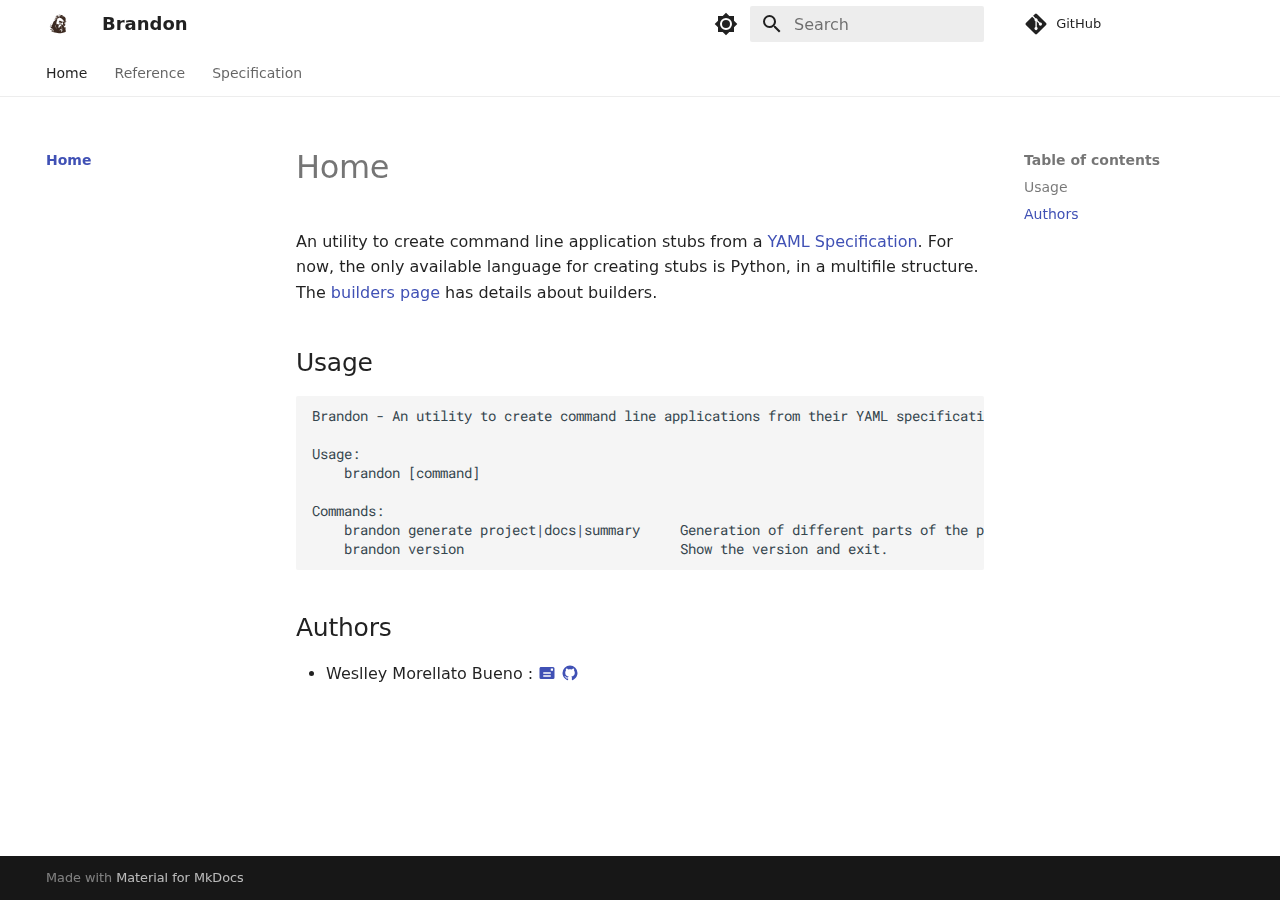
<file: index.html>
<!doctype html>
<html lang="en" class="no-js">
  <head>
    
      <meta charset="utf-8">
      <meta name="viewport" content="width=device-width,initial-scale=1">
      
      
      
      
      
        <link rel="next" href="reference/project/">
      
      <link rel="icon" href="assets/favicon.png">
      <meta name="generator" content="mkdocs-1.4.3, mkdocs-material-9.1.15">
    
    
      
        <title>Brandon</title>
      
    
    
      <link rel="stylesheet" href="assets/stylesheets/main.26e3688c.min.css">
      
        
        <link rel="stylesheet" href="assets/stylesheets/palette.ecc896b0.min.css">
      
      

    
    
    
      
        
        
        <link rel="preconnect" href="https://fonts.gstatic.com" crossorigin>
        <link rel="stylesheet" href="https://fonts.googleapis.com/css?family=Roboto:300,300i,400,400i,700,700i%7CRoboto+Mono:400,400i,700,700i&display=fallback">
        <style>:root{--md-text-font:"Roboto";--md-code-font:"Roboto Mono"}</style>
      
    
    
      <link rel="stylesheet" href="stylesheets/extra.css">
    
    <script>__md_scope=new URL(".",location),__md_hash=e=>[...e].reduce((e,_)=>(e<<5)-e+_.charCodeAt(0),0),__md_get=(e,_=localStorage,t=__md_scope)=>JSON.parse(_.getItem(t.pathname+"."+e)),__md_set=(e,_,t=localStorage,a=__md_scope)=>{try{t.setItem(a.pathname+"."+e,JSON.stringify(_))}catch(e){}}</script>
    
      

    
    
    
  </head>
  
  
    
    
      
    
    
    
    
    <body dir="ltr" data-md-color-scheme="default" data-md-color-primary="white" data-md-color-accent="light-blue">
  
    
    
      <script>var palette=__md_get("__palette");if(palette&&"object"==typeof palette.color)for(var key of Object.keys(palette.color))document.body.setAttribute("data-md-color-"+key,palette.color[key])</script>
    
    <input class="md-toggle" data-md-toggle="drawer" type="checkbox" id="__drawer" autocomplete="off">
    <input class="md-toggle" data-md-toggle="search" type="checkbox" id="__search" autocomplete="off">
    <label class="md-overlay" for="__drawer"></label>
    <div data-md-component="skip">
      
        
        <a href="#home" class="md-skip">
          Skip to content
        </a>
      
    </div>
    <div data-md-component="announce">
      
    </div>
    
    
      

<header class="md-header" data-md-component="header">
  <nav class="md-header__inner md-grid" aria-label="Header">
    <a href="." title="Brandon" class="md-header__button md-logo" aria-label="Brandon" data-md-component="logo">
      
  <img src="assets/logo.svg" alt="logo">

    </a>
    <label class="md-header__button md-icon" for="__drawer">
      <svg xmlns="http://www.w3.org/2000/svg" viewBox="0 0 24 24"><path d="M3 6h18v2H3V6m0 5h18v2H3v-2m0 5h18v2H3v-2Z"/></svg>
    </label>
    <div class="md-header__title" data-md-component="header-title">
      <div class="md-header__ellipsis">
        <div class="md-header__topic">
          <span class="md-ellipsis">
            Brandon
          </span>
        </div>
        <div class="md-header__topic" data-md-component="header-topic">
          <span class="md-ellipsis">
            
              Home
            
          </span>
        </div>
      </div>
    </div>
    
      
        <form class="md-header__option" data-md-component="palette">
          
            
            
            
            <input class="md-option" data-md-color-media="" data-md-color-scheme="default" data-md-color-primary="white" data-md-color-accent="light-blue"  aria-label="Switch to dark mode"  type="radio" name="__palette" id="__palette_1">
            
              <label class="md-header__button md-icon" title="Switch to dark mode" for="__palette_2" hidden>
                <svg xmlns="http://www.w3.org/2000/svg" viewBox="0 0 24 24"><path d="M12 8a4 4 0 0 0-4 4 4 4 0 0 0 4 4 4 4 0 0 0 4-4 4 4 0 0 0-4-4m0 10a6 6 0 0 1-6-6 6 6 0 0 1 6-6 6 6 0 0 1 6 6 6 6 0 0 1-6 6m8-9.31V4h-4.69L12 .69 8.69 4H4v4.69L.69 12 4 15.31V20h4.69L12 23.31 15.31 20H20v-4.69L23.31 12 20 8.69Z"/></svg>
              </label>
            
          
            
            
            
            <input class="md-option" data-md-color-media="" data-md-color-scheme="slate" data-md-color-primary="white" data-md-color-accent="light-blue"  aria-label="Switch to light mode"  type="radio" name="__palette" id="__palette_2">
            
              <label class="md-header__button md-icon" title="Switch to light mode" for="__palette_1" hidden>
                <svg xmlns="http://www.w3.org/2000/svg" viewBox="0 0 24 24"><path d="M12 18c-.89 0-1.74-.2-2.5-.55C11.56 16.5 13 14.42 13 12c0-2.42-1.44-4.5-3.5-5.45C10.26 6.2 11.11 6 12 6a6 6 0 0 1 6 6 6 6 0 0 1-6 6m8-9.31V4h-4.69L12 .69 8.69 4H4v4.69L.69 12 4 15.31V20h4.69L12 23.31 15.31 20H20v-4.69L23.31 12 20 8.69Z"/></svg>
              </label>
            
          
        </form>
      
    
    
    
      <label class="md-header__button md-icon" for="__search">
        <svg xmlns="http://www.w3.org/2000/svg" viewBox="0 0 24 24"><path d="M9.5 3A6.5 6.5 0 0 1 16 9.5c0 1.61-.59 3.09-1.56 4.23l.27.27h.79l5 5-1.5 1.5-5-5v-.79l-.27-.27A6.516 6.516 0 0 1 9.5 16 6.5 6.5 0 0 1 3 9.5 6.5 6.5 0 0 1 9.5 3m0 2C7 5 5 7 5 9.5S7 14 9.5 14 14 12 14 9.5 12 5 9.5 5Z"/></svg>
      </label>
      <div class="md-search" data-md-component="search" role="dialog">
  <label class="md-search__overlay" for="__search"></label>
  <div class="md-search__inner" role="search">
    <form class="md-search__form" name="search">
      <input type="text" class="md-search__input" name="query" aria-label="Search" placeholder="Search" autocapitalize="off" autocorrect="off" autocomplete="off" spellcheck="false" data-md-component="search-query" required>
      <label class="md-search__icon md-icon" for="__search">
        <svg xmlns="http://www.w3.org/2000/svg" viewBox="0 0 24 24"><path d="M9.5 3A6.5 6.5 0 0 1 16 9.5c0 1.61-.59 3.09-1.56 4.23l.27.27h.79l5 5-1.5 1.5-5-5v-.79l-.27-.27A6.516 6.516 0 0 1 9.5 16 6.5 6.5 0 0 1 3 9.5 6.5 6.5 0 0 1 9.5 3m0 2C7 5 5 7 5 9.5S7 14 9.5 14 14 12 14 9.5 12 5 9.5 5Z"/></svg>
        <svg xmlns="http://www.w3.org/2000/svg" viewBox="0 0 24 24"><path d="M20 11v2H8l5.5 5.5-1.42 1.42L4.16 12l7.92-7.92L13.5 5.5 8 11h12Z"/></svg>
      </label>
      <nav class="md-search__options" aria-label="Search">
        
        <button type="reset" class="md-search__icon md-icon" title="Clear" aria-label="Clear" tabindex="-1">
          <svg xmlns="http://www.w3.org/2000/svg" viewBox="0 0 24 24"><path d="M19 6.41 17.59 5 12 10.59 6.41 5 5 6.41 10.59 12 5 17.59 6.41 19 12 13.41 17.59 19 19 17.59 13.41 12 19 6.41Z"/></svg>
        </button>
      </nav>
      
    </form>
    <div class="md-search__output">
      <div class="md-search__scrollwrap" data-md-scrollfix>
        <div class="md-search-result" data-md-component="search-result">
          <div class="md-search-result__meta">
            Initializing search
          </div>
          <ol class="md-search-result__list" role="presentation"></ol>
        </div>
      </div>
    </div>
  </div>
</div>
    
    
      <div class="md-header__source">
        <a href="https://github.com/wmorellato/brandon" title="Go to repository" class="md-source" data-md-component="source">
  <div class="md-source__icon md-icon">
    
    <svg xmlns="http://www.w3.org/2000/svg" viewBox="0 0 448 512"><!--! Font Awesome Free 6.4.0 by @fontawesome - https://fontawesome.com License - https://fontawesome.com/license/free (Icons: CC BY 4.0, Fonts: SIL OFL 1.1, Code: MIT License) Copyright 2023 Fonticons, Inc.--><path d="M439.55 236.05 244 40.45a28.87 28.87 0 0 0-40.81 0l-40.66 40.63 51.52 51.52c27.06-9.14 52.68 16.77 43.39 43.68l49.66 49.66c34.23-11.8 61.18 31 35.47 56.69-26.49 26.49-70.21-2.87-56-37.34L240.22 199v121.85c25.3 12.54 22.26 41.85 9.08 55a34.34 34.34 0 0 1-48.55 0c-17.57-17.6-11.07-46.91 11.25-56v-123c-20.8-8.51-24.6-30.74-18.64-45L142.57 101 8.45 235.14a28.86 28.86 0 0 0 0 40.81l195.61 195.6a28.86 28.86 0 0 0 40.8 0l194.69-194.69a28.86 28.86 0 0 0 0-40.81z"/></svg>
  </div>
  <div class="md-source__repository">
    GitHub
  </div>
</a>
      </div>
    
  </nav>
  
</header>
    
    <div class="md-container" data-md-component="container">
      
      
        
          
            
<nav class="md-tabs" aria-label="Tabs" data-md-component="tabs">
  <div class="md-grid">
    <ul class="md-tabs__list">
      
        
  
  
    
  


  <li class="md-tabs__item">
    <a href="." class="md-tabs__link md-tabs__link--active">
      Home
    </a>
  </li>

      
        
  
  


  
  
  
    

  
  
  
    

  
  
  
    <li class="md-tabs__item">
      <a href="reference/project/" class="md-tabs__link">
        Reference
      </a>
    </li>
  

  

  

      
        
  
  


  
  
  
    <li class="md-tabs__item">
      <a href="specification/spec/" class="md-tabs__link">
        Specification
      </a>
    </li>
  

      
    </ul>
  </div>
</nav>
          
        
      
      <main class="md-main" data-md-component="main">
        <div class="md-main__inner md-grid">
          
            
              
              <div class="md-sidebar md-sidebar--primary" data-md-component="sidebar" data-md-type="navigation" >
                <div class="md-sidebar__scrollwrap">
                  <div class="md-sidebar__inner">
                    

  


<nav class="md-nav md-nav--primary md-nav--lifted" aria-label="Navigation" data-md-level="0">
  <label class="md-nav__title" for="__drawer">
    <a href="." title="Brandon" class="md-nav__button md-logo" aria-label="Brandon" data-md-component="logo">
      
  <img src="assets/logo.svg" alt="logo">

    </a>
    Brandon
  </label>
  
    <div class="md-nav__source">
      <a href="https://github.com/wmorellato/brandon" title="Go to repository" class="md-source" data-md-component="source">
  <div class="md-source__icon md-icon">
    
    <svg xmlns="http://www.w3.org/2000/svg" viewBox="0 0 448 512"><!--! Font Awesome Free 6.4.0 by @fontawesome - https://fontawesome.com License - https://fontawesome.com/license/free (Icons: CC BY 4.0, Fonts: SIL OFL 1.1, Code: MIT License) Copyright 2023 Fonticons, Inc.--><path d="M439.55 236.05 244 40.45a28.87 28.87 0 0 0-40.81 0l-40.66 40.63 51.52 51.52c27.06-9.14 52.68 16.77 43.39 43.68l49.66 49.66c34.23-11.8 61.18 31 35.47 56.69-26.49 26.49-70.21-2.87-56-37.34L240.22 199v121.85c25.3 12.54 22.26 41.85 9.08 55a34.34 34.34 0 0 1-48.55 0c-17.57-17.6-11.07-46.91 11.25-56v-123c-20.8-8.51-24.6-30.74-18.64-45L142.57 101 8.45 235.14a28.86 28.86 0 0 0 0 40.81l195.61 195.6a28.86 28.86 0 0 0 40.8 0l194.69-194.69a28.86 28.86 0 0 0 0-40.81z"/></svg>
  </div>
  <div class="md-source__repository">
    GitHub
  </div>
</a>
    </div>
  
  <ul class="md-nav__list" data-md-scrollfix>
    
      
      
      

  
  
    
  
  
    <li class="md-nav__item md-nav__item--active">
      
      <input class="md-nav__toggle md-toggle" type="checkbox" id="__toc">
      
      
        
      
      
        <label class="md-nav__link md-nav__link--active" for="__toc">
          Home
          <span class="md-nav__icon md-icon"></span>
        </label>
      
      <a href="." class="md-nav__link md-nav__link--active">
        Home
      </a>
      
        

<nav class="md-nav md-nav--secondary" aria-label="Table of contents">
  
  
  
    
  
  
    <label class="md-nav__title" for="__toc">
      <span class="md-nav__icon md-icon"></span>
      Table of contents
    </label>
    <ul class="md-nav__list" data-md-component="toc" data-md-scrollfix>
      
        <li class="md-nav__item">
  <a href="#usage" class="md-nav__link">
    Usage
  </a>
  
</li>
      
        <li class="md-nav__item">
  <a href="#authors" class="md-nav__link">
    Authors
  </a>
  
</li>
      
    </ul>
  
</nav>
      
    </li>
  

    
      
      
      

  
  
  
    
    <li class="md-nav__item md-nav__item--nested">
      
      
      
      
      <input class="md-nav__toggle md-toggle " type="checkbox" id="__nav_2" >
      
      
      
        <label class="md-nav__link" for="__nav_2" id="__nav_2_label" tabindex="0">
          Reference
          <span class="md-nav__icon md-icon"></span>
        </label>
      
      <nav class="md-nav" data-md-level="1" aria-labelledby="__nav_2_label" aria-expanded="false">
        <label class="md-nav__title" for="__nav_2">
          <span class="md-nav__icon md-icon"></span>
          Reference
        </label>
        <ul class="md-nav__list" data-md-scrollfix>
          
            
              
  
  
  
    
    <li class="md-nav__item md-nav__item--nested">
      
      
      
      
      <input class="md-nav__toggle md-toggle " type="checkbox" id="__nav_2_1" >
      
      
      
        <label class="md-nav__link" for="__nav_2_1" id="__nav_2_1_label" tabindex="0">
          Commands
          <span class="md-nav__icon md-icon"></span>
        </label>
      
      <nav class="md-nav" data-md-level="2" aria-labelledby="__nav_2_1_label" aria-expanded="false">
        <label class="md-nav__title" for="__nav_2_1">
          <span class="md-nav__icon md-icon"></span>
          Commands
        </label>
        <ul class="md-nav__list" data-md-scrollfix>
          
            
              
  
  
  
    
    <li class="md-nav__item md-nav__item--nested">
      
      
      
      
      <input class="md-nav__toggle md-toggle " type="checkbox" id="__nav_2_1_1" >
      
      
      
        <label class="md-nav__link" for="__nav_2_1_1" id="__nav_2_1_1_label" tabindex="0">
          generate
          <span class="md-nav__icon md-icon"></span>
        </label>
      
      <nav class="md-nav" data-md-level="3" aria-labelledby="__nav_2_1_1_label" aria-expanded="false">
        <label class="md-nav__title" for="__nav_2_1_1">
          <span class="md-nav__icon md-icon"></span>
          generate
        </label>
        <ul class="md-nav__list" data-md-scrollfix>
          
            
              
  
  
  
    <li class="md-nav__item">
      <a href="reference/project/" class="md-nav__link">
        project
      </a>
    </li>
  

            
          
            
              
  
  
  
    <li class="md-nav__item">
      <a href="reference/docs/" class="md-nav__link">
        docs
      </a>
    </li>
  

            
          
            
              
  
  
  
    <li class="md-nav__item">
      <a href="reference/summary/" class="md-nav__link">
        summary
      </a>
    </li>
  

            
          
        </ul>
      </nav>
    </li>
  

            
          
            
              
  
  
  
    <li class="md-nav__item">
      <a href="reference/version/" class="md-nav__link">
        version
      </a>
    </li>
  

            
          
        </ul>
      </nav>
    </li>
  

            
          
            
              
  
  
  
    
    <li class="md-nav__item md-nav__item--nested">
      
      
      
      
      <input class="md-nav__toggle md-toggle " type="checkbox" id="__nav_2_2" >
      
      
      
        <label class="md-nav__link" for="__nav_2_2" id="__nav_2_2_label" tabindex="0">
          Schemas
          <span class="md-nav__icon md-icon"></span>
        </label>
      
      <nav class="md-nav" data-md-level="2" aria-labelledby="__nav_2_2_label" aria-expanded="false">
        <label class="md-nav__title" for="__nav_2_2">
          <span class="md-nav__icon md-icon"></span>
          Schemas
        </label>
        <ul class="md-nav__list" data-md-scrollfix>
          
            
              
  
  
  
    <li class="md-nav__item">
      <a href="reference/enums/" class="md-nav__link">
        Enums
      </a>
    </li>
  

            
          
        </ul>
      </nav>
    </li>
  

            
          
            
              
  
  
  
    
    <li class="md-nav__item md-nav__item--nested">
      
      
      
      
      <input class="md-nav__toggle md-toggle " type="checkbox" id="__nav_2_3" >
      
      
      
        <label class="md-nav__link" for="__nav_2_3" id="__nav_2_3_label" tabindex="0">
          Builders
          <span class="md-nav__icon md-icon"></span>
        </label>
      
      <nav class="md-nav" data-md-level="2" aria-labelledby="__nav_2_3_label" aria-expanded="false">
        <label class="md-nav__title" for="__nav_2_3">
          <span class="md-nav__icon md-icon"></span>
          Builders
        </label>
        <ul class="md-nav__list" data-md-scrollfix>
          
            
              
  
  
  
    <li class="md-nav__item">
      <a href="reference/builders/python/" class="md-nav__link">
        Python
      </a>
    </li>
  

            
          
            
              
  
  
  
    <li class="md-nav__item">
      <a href="reference/builders/docs/" class="md-nav__link">
        Documentation
      </a>
    </li>
  

            
          
        </ul>
      </nav>
    </li>
  

            
          
        </ul>
      </nav>
    </li>
  

    
      
      
      

  
  
  
    
    <li class="md-nav__item md-nav__item--nested">
      
      
      
      
      <input class="md-nav__toggle md-toggle " type="checkbox" id="__nav_3" >
      
      
      
        <label class="md-nav__link" for="__nav_3" id="__nav_3_label" tabindex="0">
          Specification
          <span class="md-nav__icon md-icon"></span>
        </label>
      
      <nav class="md-nav" data-md-level="1" aria-labelledby="__nav_3_label" aria-expanded="false">
        <label class="md-nav__title" for="__nav_3">
          <span class="md-nav__icon md-icon"></span>
          Specification
        </label>
        <ul class="md-nav__list" data-md-scrollfix>
          
            
              
  
  
  
    <li class="md-nav__item">
      <a href="specification/spec/" class="md-nav__link">
        Reference
      </a>
    </li>
  

            
          
            
              
  
  
  
    <li class="md-nav__item">
      <a href="specification/examples/" class="md-nav__link">
        Examples
      </a>
    </li>
  

            
          
        </ul>
      </nav>
    </li>
  

    
  </ul>
</nav>
                  </div>
                </div>
              </div>
            
            
              
              <div class="md-sidebar md-sidebar--secondary" data-md-component="sidebar" data-md-type="toc" >
                <div class="md-sidebar__scrollwrap">
                  <div class="md-sidebar__inner">
                    

<nav class="md-nav md-nav--secondary" aria-label="Table of contents">
  
  
  
    
  
  
    <label class="md-nav__title" for="__toc">
      <span class="md-nav__icon md-icon"></span>
      Table of contents
    </label>
    <ul class="md-nav__list" data-md-component="toc" data-md-scrollfix>
      
        <li class="md-nav__item">
  <a href="#usage" class="md-nav__link">
    Usage
  </a>
  
</li>
      
        <li class="md-nav__item">
  <a href="#authors" class="md-nav__link">
    Authors
  </a>
  
</li>
      
    </ul>
  
</nav>
                  </div>
                </div>
              </div>
            
          
          
            <div class="md-content" data-md-component="content">
              <article class="md-content__inner md-typeset">
                
                  

  
  


<h1 id="home">Home</h1>
<p>An utility to create command line application stubs from a <a href="specification/spec/">YAML Specification</a>. For now, the only available language for creating stubs is Python, in a multifile structure. The <a href="reference/builders/python/">builders page</a> has details about builders.</p>
<h2 id="usage">Usage</h2>
<div class="highlight"><pre><span></span><code><a id="__codelineno-0-1" name="__codelineno-0-1" href="#__codelineno-0-1"></a>Brandon - An utility to create command line applications from their YAML specifications.
<a id="__codelineno-0-2" name="__codelineno-0-2" href="#__codelineno-0-2"></a>
<a id="__codelineno-0-3" name="__codelineno-0-3" href="#__codelineno-0-3"></a>Usage:
<a id="__codelineno-0-4" name="__codelineno-0-4" href="#__codelineno-0-4"></a>    brandon [command]
<a id="__codelineno-0-5" name="__codelineno-0-5" href="#__codelineno-0-5"></a>
<a id="__codelineno-0-6" name="__codelineno-0-6" href="#__codelineno-0-6"></a>Commands:
<a id="__codelineno-0-7" name="__codelineno-0-7" href="#__codelineno-0-7"></a>    brandon generate project|docs|summary     Generation of different parts of the project.
<a id="__codelineno-0-8" name="__codelineno-0-8" href="#__codelineno-0-8"></a>    brandon version                           Show the version and exit.
</code></pre></div>
<h2 id="authors">Authors</h2>
<ul>
<li>Weslley Morellato Bueno : <a href="mailto:morellato.weslley@gmail.com"><span class="twemoji"><svg xmlns="http://www.w3.org/2000/svg" viewBox="0 0 24 24"><path d="M20 4H4c-1.11 0-2 .89-2 2v12a2 2 0 0 0 2 2h16a2 2 0 0 0 2-2V6a2 2 0 0 0-2-2m-3 13H7v-2h10m0-2H7v-2h10m3-2h-3V6h3"/></svg></span></a> <a href="https://github.com/wmorellato"><span class="twemoji"><svg xmlns="http://www.w3.org/2000/svg" viewBox="0 0 24 24"><path d="M12 2A10 10 0 0 0 2 12c0 4.42 2.87 8.17 6.84 9.5.5.08.66-.23.66-.5v-1.69c-2.77.6-3.36-1.34-3.36-1.34-.46-1.16-1.11-1.47-1.11-1.47-.91-.62.07-.6.07-.6 1 .07 1.53 1.03 1.53 1.03.87 1.52 2.34 1.07 2.91.83.09-.65.35-1.09.63-1.34-2.22-.25-4.55-1.11-4.55-4.92 0-1.11.38-2 1.03-2.71-.1-.25-.45-1.29.1-2.64 0 0 .84-.27 2.75 1.02.79-.22 1.65-.33 2.5-.33.85 0 1.71.11 2.5.33 1.91-1.29 2.75-1.02 2.75-1.02.55 1.35.2 2.39.1 2.64.65.71 1.03 1.6 1.03 2.71 0 3.82-2.34 4.66-4.57 4.91.36.31.69.92.69 1.85V21c0 .27.16.59.67.5C19.14 20.16 22 16.42 22 12A10 10 0 0 0 12 2Z"/></svg></span></a></li>
</ul>





                
              </article>
            </div>
          
          
        </div>
        
      </main>
      
        <footer class="md-footer">
  
  <div class="md-footer-meta md-typeset">
    <div class="md-footer-meta__inner md-grid">
      <div class="md-copyright">
  
  
    Made with
    <a href="https://squidfunk.github.io/mkdocs-material/" target="_blank" rel="noopener">
      Material for MkDocs
    </a>
  
</div>
      
    </div>
  </div>
</footer>
      
    </div>
    <div class="md-dialog" data-md-component="dialog">
      <div class="md-dialog__inner md-typeset"></div>
    </div>
    
    <script id="__config" type="application/json">{"base": ".", "features": ["navigation.instant", "navigation.tabs"], "search": "assets/javascripts/workers/search.208ed371.min.js", "translations": {"clipboard.copied": "Copied to clipboard", "clipboard.copy": "Copy to clipboard", "search.result.more.one": "1 more on this page", "search.result.more.other": "# more on this page", "search.result.none": "No matching documents", "search.result.one": "1 matching document", "search.result.other": "# matching documents", "search.result.placeholder": "Type to start searching", "search.result.term.missing": "Missing", "select.version": "Select version"}}</script>
    
    
      <script src="assets/javascripts/bundle.b4d07000.min.js"></script>
      
    
  </body>
</html>
</file>
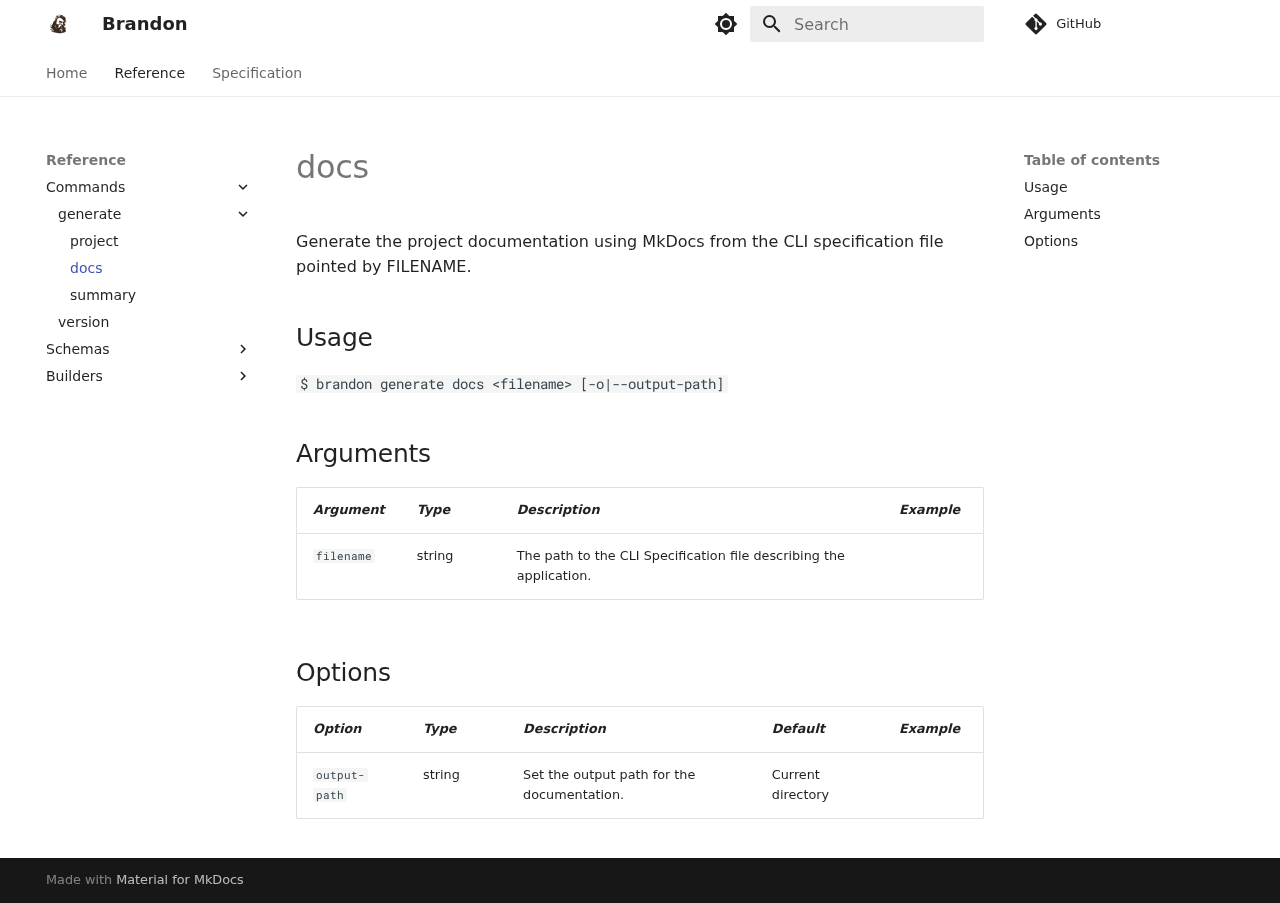
<file: reference/docs/index.html>
<!doctype html>
<html lang="en" class="no-js">
  <head>
    
      <meta charset="utf-8">
      <meta name="viewport" content="width=device-width,initial-scale=1">
      
      
      
      
        <link rel="prev" href="../project/">
      
      
        <link rel="next" href="../summary/">
      
      <link rel="icon" href="../../assets/favicon.png">
      <meta name="generator" content="mkdocs-1.4.3, mkdocs-material-9.1.15">
    
    
      
        <title>docs - Brandon</title>
      
    
    
      <link rel="stylesheet" href="../../assets/stylesheets/main.26e3688c.min.css">
      
        
        <link rel="stylesheet" href="../../assets/stylesheets/palette.ecc896b0.min.css">
      
      

    
    
    
      
        
        
        <link rel="preconnect" href="https://fonts.gstatic.com" crossorigin>
        <link rel="stylesheet" href="https://fonts.googleapis.com/css?family=Roboto:300,300i,400,400i,700,700i%7CRoboto+Mono:400,400i,700,700i&display=fallback">
        <style>:root{--md-text-font:"Roboto";--md-code-font:"Roboto Mono"}</style>
      
    
    
      <link rel="stylesheet" href="../../stylesheets/extra.css">
    
    <script>__md_scope=new URL("../..",location),__md_hash=e=>[...e].reduce((e,_)=>(e<<5)-e+_.charCodeAt(0),0),__md_get=(e,_=localStorage,t=__md_scope)=>JSON.parse(_.getItem(t.pathname+"."+e)),__md_set=(e,_,t=localStorage,a=__md_scope)=>{try{t.setItem(a.pathname+"."+e,JSON.stringify(_))}catch(e){}}</script>
    
      

    
    
    
  </head>
  
  
    
    
      
    
    
    
    
    <body dir="ltr" data-md-color-scheme="default" data-md-color-primary="white" data-md-color-accent="light-blue">
  
    
    
      <script>var palette=__md_get("__palette");if(palette&&"object"==typeof palette.color)for(var key of Object.keys(palette.color))document.body.setAttribute("data-md-color-"+key,palette.color[key])</script>
    
    <input class="md-toggle" data-md-toggle="drawer" type="checkbox" id="__drawer" autocomplete="off">
    <input class="md-toggle" data-md-toggle="search" type="checkbox" id="__search" autocomplete="off">
    <label class="md-overlay" for="__drawer"></label>
    <div data-md-component="skip">
      
        
        <a href="#docs" class="md-skip">
          Skip to content
        </a>
      
    </div>
    <div data-md-component="announce">
      
    </div>
    
    
      

<header class="md-header" data-md-component="header">
  <nav class="md-header__inner md-grid" aria-label="Header">
    <a href="../.." title="Brandon" class="md-header__button md-logo" aria-label="Brandon" data-md-component="logo">
      
  <img src="../../assets/logo.svg" alt="logo">

    </a>
    <label class="md-header__button md-icon" for="__drawer">
      <svg xmlns="http://www.w3.org/2000/svg" viewBox="0 0 24 24"><path d="M3 6h18v2H3V6m0 5h18v2H3v-2m0 5h18v2H3v-2Z"/></svg>
    </label>
    <div class="md-header__title" data-md-component="header-title">
      <div class="md-header__ellipsis">
        <div class="md-header__topic">
          <span class="md-ellipsis">
            Brandon
          </span>
        </div>
        <div class="md-header__topic" data-md-component="header-topic">
          <span class="md-ellipsis">
            
              docs
            
          </span>
        </div>
      </div>
    </div>
    
      
        <form class="md-header__option" data-md-component="palette">
          
            
            
            
            <input class="md-option" data-md-color-media="" data-md-color-scheme="default" data-md-color-primary="white" data-md-color-accent="light-blue"  aria-label="Switch to dark mode"  type="radio" name="__palette" id="__palette_1">
            
              <label class="md-header__button md-icon" title="Switch to dark mode" for="__palette_2" hidden>
                <svg xmlns="http://www.w3.org/2000/svg" viewBox="0 0 24 24"><path d="M12 8a4 4 0 0 0-4 4 4 4 0 0 0 4 4 4 4 0 0 0 4-4 4 4 0 0 0-4-4m0 10a6 6 0 0 1-6-6 6 6 0 0 1 6-6 6 6 0 0 1 6 6 6 6 0 0 1-6 6m8-9.31V4h-4.69L12 .69 8.69 4H4v4.69L.69 12 4 15.31V20h4.69L12 23.31 15.31 20H20v-4.69L23.31 12 20 8.69Z"/></svg>
              </label>
            
          
            
            
            
            <input class="md-option" data-md-color-media="" data-md-color-scheme="slate" data-md-color-primary="white" data-md-color-accent="light-blue"  aria-label="Switch to light mode"  type="radio" name="__palette" id="__palette_2">
            
              <label class="md-header__button md-icon" title="Switch to light mode" for="__palette_1" hidden>
                <svg xmlns="http://www.w3.org/2000/svg" viewBox="0 0 24 24"><path d="M12 18c-.89 0-1.74-.2-2.5-.55C11.56 16.5 13 14.42 13 12c0-2.42-1.44-4.5-3.5-5.45C10.26 6.2 11.11 6 12 6a6 6 0 0 1 6 6 6 6 0 0 1-6 6m8-9.31V4h-4.69L12 .69 8.69 4H4v4.69L.69 12 4 15.31V20h4.69L12 23.31 15.31 20H20v-4.69L23.31 12 20 8.69Z"/></svg>
              </label>
            
          
        </form>
      
    
    
    
      <label class="md-header__button md-icon" for="__search">
        <svg xmlns="http://www.w3.org/2000/svg" viewBox="0 0 24 24"><path d="M9.5 3A6.5 6.5 0 0 1 16 9.5c0 1.61-.59 3.09-1.56 4.23l.27.27h.79l5 5-1.5 1.5-5-5v-.79l-.27-.27A6.516 6.516 0 0 1 9.5 16 6.5 6.5 0 0 1 3 9.5 6.5 6.5 0 0 1 9.5 3m0 2C7 5 5 7 5 9.5S7 14 9.5 14 14 12 14 9.5 12 5 9.5 5Z"/></svg>
      </label>
      <div class="md-search" data-md-component="search" role="dialog">
  <label class="md-search__overlay" for="__search"></label>
  <div class="md-search__inner" role="search">
    <form class="md-search__form" name="search">
      <input type="text" class="md-search__input" name="query" aria-label="Search" placeholder="Search" autocapitalize="off" autocorrect="off" autocomplete="off" spellcheck="false" data-md-component="search-query" required>
      <label class="md-search__icon md-icon" for="__search">
        <svg xmlns="http://www.w3.org/2000/svg" viewBox="0 0 24 24"><path d="M9.5 3A6.5 6.5 0 0 1 16 9.5c0 1.61-.59 3.09-1.56 4.23l.27.27h.79l5 5-1.5 1.5-5-5v-.79l-.27-.27A6.516 6.516 0 0 1 9.5 16 6.5 6.5 0 0 1 3 9.5 6.5 6.5 0 0 1 9.5 3m0 2C7 5 5 7 5 9.5S7 14 9.5 14 14 12 14 9.5 12 5 9.5 5Z"/></svg>
        <svg xmlns="http://www.w3.org/2000/svg" viewBox="0 0 24 24"><path d="M20 11v2H8l5.5 5.5-1.42 1.42L4.16 12l7.92-7.92L13.5 5.5 8 11h12Z"/></svg>
      </label>
      <nav class="md-search__options" aria-label="Search">
        
        <button type="reset" class="md-search__icon md-icon" title="Clear" aria-label="Clear" tabindex="-1">
          <svg xmlns="http://www.w3.org/2000/svg" viewBox="0 0 24 24"><path d="M19 6.41 17.59 5 12 10.59 6.41 5 5 6.41 10.59 12 5 17.59 6.41 19 12 13.41 17.59 19 19 17.59 13.41 12 19 6.41Z"/></svg>
        </button>
      </nav>
      
    </form>
    <div class="md-search__output">
      <div class="md-search__scrollwrap" data-md-scrollfix>
        <div class="md-search-result" data-md-component="search-result">
          <div class="md-search-result__meta">
            Initializing search
          </div>
          <ol class="md-search-result__list" role="presentation"></ol>
        </div>
      </div>
    </div>
  </div>
</div>
    
    
      <div class="md-header__source">
        <a href="https://github.com/wmorellato/brandon" title="Go to repository" class="md-source" data-md-component="source">
  <div class="md-source__icon md-icon">
    
    <svg xmlns="http://www.w3.org/2000/svg" viewBox="0 0 448 512"><!--! Font Awesome Free 6.4.0 by @fontawesome - https://fontawesome.com License - https://fontawesome.com/license/free (Icons: CC BY 4.0, Fonts: SIL OFL 1.1, Code: MIT License) Copyright 2023 Fonticons, Inc.--><path d="M439.55 236.05 244 40.45a28.87 28.87 0 0 0-40.81 0l-40.66 40.63 51.52 51.52c27.06-9.14 52.68 16.77 43.39 43.68l49.66 49.66c34.23-11.8 61.18 31 35.47 56.69-26.49 26.49-70.21-2.87-56-37.34L240.22 199v121.85c25.3 12.54 22.26 41.85 9.08 55a34.34 34.34 0 0 1-48.55 0c-17.57-17.6-11.07-46.91 11.25-56v-123c-20.8-8.51-24.6-30.74-18.64-45L142.57 101 8.45 235.14a28.86 28.86 0 0 0 0 40.81l195.61 195.6a28.86 28.86 0 0 0 40.8 0l194.69-194.69a28.86 28.86 0 0 0 0-40.81z"/></svg>
  </div>
  <div class="md-source__repository">
    GitHub
  </div>
</a>
      </div>
    
  </nav>
  
</header>
    
    <div class="md-container" data-md-component="container">
      
      
        
          
            
<nav class="md-tabs" aria-label="Tabs" data-md-component="tabs">
  <div class="md-grid">
    <ul class="md-tabs__list">
      
        
  
  


  <li class="md-tabs__item">
    <a href="../.." class="md-tabs__link">
      Home
    </a>
  </li>

      
        
  
  
    
  


  
  
  
    

  
  
  
    

  
  
  
    <li class="md-tabs__item">
      <a href="../project/" class="md-tabs__link md-tabs__link--active">
        Reference
      </a>
    </li>
  

  

  

      
        
  
  


  
  
  
    <li class="md-tabs__item">
      <a href="../../specification/spec/" class="md-tabs__link">
        Specification
      </a>
    </li>
  

      
    </ul>
  </div>
</nav>
          
        
      
      <main class="md-main" data-md-component="main">
        <div class="md-main__inner md-grid">
          
            
              
              <div class="md-sidebar md-sidebar--primary" data-md-component="sidebar" data-md-type="navigation" >
                <div class="md-sidebar__scrollwrap">
                  <div class="md-sidebar__inner">
                    

  


<nav class="md-nav md-nav--primary md-nav--lifted" aria-label="Navigation" data-md-level="0">
  <label class="md-nav__title" for="__drawer">
    <a href="../.." title="Brandon" class="md-nav__button md-logo" aria-label="Brandon" data-md-component="logo">
      
  <img src="../../assets/logo.svg" alt="logo">

    </a>
    Brandon
  </label>
  
    <div class="md-nav__source">
      <a href="https://github.com/wmorellato/brandon" title="Go to repository" class="md-source" data-md-component="source">
  <div class="md-source__icon md-icon">
    
    <svg xmlns="http://www.w3.org/2000/svg" viewBox="0 0 448 512"><!--! Font Awesome Free 6.4.0 by @fontawesome - https://fontawesome.com License - https://fontawesome.com/license/free (Icons: CC BY 4.0, Fonts: SIL OFL 1.1, Code: MIT License) Copyright 2023 Fonticons, Inc.--><path d="M439.55 236.05 244 40.45a28.87 28.87 0 0 0-40.81 0l-40.66 40.63 51.52 51.52c27.06-9.14 52.68 16.77 43.39 43.68l49.66 49.66c34.23-11.8 61.18 31 35.47 56.69-26.49 26.49-70.21-2.87-56-37.34L240.22 199v121.85c25.3 12.54 22.26 41.85 9.08 55a34.34 34.34 0 0 1-48.55 0c-17.57-17.6-11.07-46.91 11.25-56v-123c-20.8-8.51-24.6-30.74-18.64-45L142.57 101 8.45 235.14a28.86 28.86 0 0 0 0 40.81l195.61 195.6a28.86 28.86 0 0 0 40.8 0l194.69-194.69a28.86 28.86 0 0 0 0-40.81z"/></svg>
  </div>
  <div class="md-source__repository">
    GitHub
  </div>
</a>
    </div>
  
  <ul class="md-nav__list" data-md-scrollfix>
    
      
      
      

  
  
  
    <li class="md-nav__item">
      <a href="../.." class="md-nav__link">
        Home
      </a>
    </li>
  

    
      
      
      

  
  
    
  
  
    
    <li class="md-nav__item md-nav__item--active md-nav__item--nested">
      
      
      
      
      <input class="md-nav__toggle md-toggle " type="checkbox" id="__nav_2" checked>
      
      
      
        <label class="md-nav__link" for="__nav_2" id="__nav_2_label" tabindex="0">
          Reference
          <span class="md-nav__icon md-icon"></span>
        </label>
      
      <nav class="md-nav" data-md-level="1" aria-labelledby="__nav_2_label" aria-expanded="true">
        <label class="md-nav__title" for="__nav_2">
          <span class="md-nav__icon md-icon"></span>
          Reference
        </label>
        <ul class="md-nav__list" data-md-scrollfix>
          
            
              
  
  
    
  
  
    
    <li class="md-nav__item md-nav__item--active md-nav__item--nested">
      
      
      
      
      <input class="md-nav__toggle md-toggle " type="checkbox" id="__nav_2_1" checked>
      
      
      
        <label class="md-nav__link" for="__nav_2_1" id="__nav_2_1_label" tabindex="0">
          Commands
          <span class="md-nav__icon md-icon"></span>
        </label>
      
      <nav class="md-nav" data-md-level="2" aria-labelledby="__nav_2_1_label" aria-expanded="true">
        <label class="md-nav__title" for="__nav_2_1">
          <span class="md-nav__icon md-icon"></span>
          Commands
        </label>
        <ul class="md-nav__list" data-md-scrollfix>
          
            
              
  
  
    
  
  
    
    <li class="md-nav__item md-nav__item--active md-nav__item--nested">
      
      
      
      
      <input class="md-nav__toggle md-toggle " type="checkbox" id="__nav_2_1_1" checked>
      
      
      
        <label class="md-nav__link" for="__nav_2_1_1" id="__nav_2_1_1_label" tabindex="0">
          generate
          <span class="md-nav__icon md-icon"></span>
        </label>
      
      <nav class="md-nav" data-md-level="3" aria-labelledby="__nav_2_1_1_label" aria-expanded="true">
        <label class="md-nav__title" for="__nav_2_1_1">
          <span class="md-nav__icon md-icon"></span>
          generate
        </label>
        <ul class="md-nav__list" data-md-scrollfix>
          
            
              
  
  
  
    <li class="md-nav__item">
      <a href="../project/" class="md-nav__link">
        project
      </a>
    </li>
  

            
          
            
              
  
  
    
  
  
    <li class="md-nav__item md-nav__item--active">
      
      <input class="md-nav__toggle md-toggle" type="checkbox" id="__toc">
      
      
        
      
      
        <label class="md-nav__link md-nav__link--active" for="__toc">
          docs
          <span class="md-nav__icon md-icon"></span>
        </label>
      
      <a href="./" class="md-nav__link md-nav__link--active">
        docs
      </a>
      
        

<nav class="md-nav md-nav--secondary" aria-label="Table of contents">
  
  
  
    
  
  
    <label class="md-nav__title" for="__toc">
      <span class="md-nav__icon md-icon"></span>
      Table of contents
    </label>
    <ul class="md-nav__list" data-md-component="toc" data-md-scrollfix>
      
        <li class="md-nav__item">
  <a href="#usage" class="md-nav__link">
    Usage
  </a>
  
</li>
      
        <li class="md-nav__item">
  <a href="#arguments" class="md-nav__link">
    Arguments
  </a>
  
</li>
      
        <li class="md-nav__item">
  <a href="#options" class="md-nav__link">
    Options
  </a>
  
</li>
      
    </ul>
  
</nav>
      
    </li>
  

            
          
            
              
  
  
  
    <li class="md-nav__item">
      <a href="../summary/" class="md-nav__link">
        summary
      </a>
    </li>
  

            
          
        </ul>
      </nav>
    </li>
  

            
          
            
              
  
  
  
    <li class="md-nav__item">
      <a href="../version/" class="md-nav__link">
        version
      </a>
    </li>
  

            
          
        </ul>
      </nav>
    </li>
  

            
          
            
              
  
  
  
    
    <li class="md-nav__item md-nav__item--nested">
      
      
      
      
      <input class="md-nav__toggle md-toggle " type="checkbox" id="__nav_2_2" >
      
      
      
        <label class="md-nav__link" for="__nav_2_2" id="__nav_2_2_label" tabindex="0">
          Schemas
          <span class="md-nav__icon md-icon"></span>
        </label>
      
      <nav class="md-nav" data-md-level="2" aria-labelledby="__nav_2_2_label" aria-expanded="false">
        <label class="md-nav__title" for="__nav_2_2">
          <span class="md-nav__icon md-icon"></span>
          Schemas
        </label>
        <ul class="md-nav__list" data-md-scrollfix>
          
            
              
  
  
  
    <li class="md-nav__item">
      <a href="../enums/" class="md-nav__link">
        Enums
      </a>
    </li>
  

            
          
        </ul>
      </nav>
    </li>
  

            
          
            
              
  
  
  
    
    <li class="md-nav__item md-nav__item--nested">
      
      
      
      
      <input class="md-nav__toggle md-toggle " type="checkbox" id="__nav_2_3" >
      
      
      
        <label class="md-nav__link" for="__nav_2_3" id="__nav_2_3_label" tabindex="0">
          Builders
          <span class="md-nav__icon md-icon"></span>
        </label>
      
      <nav class="md-nav" data-md-level="2" aria-labelledby="__nav_2_3_label" aria-expanded="false">
        <label class="md-nav__title" for="__nav_2_3">
          <span class="md-nav__icon md-icon"></span>
          Builders
        </label>
        <ul class="md-nav__list" data-md-scrollfix>
          
            
              
  
  
  
    <li class="md-nav__item">
      <a href="../builders/python/" class="md-nav__link">
        Python
      </a>
    </li>
  

            
          
            
              
  
  
  
    <li class="md-nav__item">
      <a href="../builders/docs/" class="md-nav__link">
        Documentation
      </a>
    </li>
  

            
          
        </ul>
      </nav>
    </li>
  

            
          
        </ul>
      </nav>
    </li>
  

    
      
      
      

  
  
  
    
    <li class="md-nav__item md-nav__item--nested">
      
      
      
      
      <input class="md-nav__toggle md-toggle " type="checkbox" id="__nav_3" >
      
      
      
        <label class="md-nav__link" for="__nav_3" id="__nav_3_label" tabindex="0">
          Specification
          <span class="md-nav__icon md-icon"></span>
        </label>
      
      <nav class="md-nav" data-md-level="1" aria-labelledby="__nav_3_label" aria-expanded="false">
        <label class="md-nav__title" for="__nav_3">
          <span class="md-nav__icon md-icon"></span>
          Specification
        </label>
        <ul class="md-nav__list" data-md-scrollfix>
          
            
              
  
  
  
    <li class="md-nav__item">
      <a href="../../specification/spec/" class="md-nav__link">
        Reference
      </a>
    </li>
  

            
          
            
              
  
  
  
    <li class="md-nav__item">
      <a href="../../specification/examples/" class="md-nav__link">
        Examples
      </a>
    </li>
  

            
          
        </ul>
      </nav>
    </li>
  

    
  </ul>
</nav>
                  </div>
                </div>
              </div>
            
            
              
              <div class="md-sidebar md-sidebar--secondary" data-md-component="sidebar" data-md-type="toc" >
                <div class="md-sidebar__scrollwrap">
                  <div class="md-sidebar__inner">
                    

<nav class="md-nav md-nav--secondary" aria-label="Table of contents">
  
  
  
    
  
  
    <label class="md-nav__title" for="__toc">
      <span class="md-nav__icon md-icon"></span>
      Table of contents
    </label>
    <ul class="md-nav__list" data-md-component="toc" data-md-scrollfix>
      
        <li class="md-nav__item">
  <a href="#usage" class="md-nav__link">
    Usage
  </a>
  
</li>
      
        <li class="md-nav__item">
  <a href="#arguments" class="md-nav__link">
    Arguments
  </a>
  
</li>
      
        <li class="md-nav__item">
  <a href="#options" class="md-nav__link">
    Options
  </a>
  
</li>
      
    </ul>
  
</nav>
                  </div>
                </div>
              </div>
            
          
          
            <div class="md-content" data-md-component="content">
              <article class="md-content__inner md-typeset">
                
                  

  
  


<h1 id="docs">docs</h1>
<p>Generate the project documentation using MkDocs from the CLI specification file pointed by FILENAME.</p>
<h2 id="usage">Usage</h2>
<p><code>$ brandon generate docs &lt;filename&gt; [-o|--output-path]</code></p>
<h2 id="arguments">Arguments</h2>
<table>
<thead>
<tr>
<th><em>Argument</em></th>
<th><em>Type</em></th>
<th><em>Description</em></th>
<th><em>Example</em></th>
</tr>
</thead>
<tbody>
<tr>
<td><code>filename</code></td>
<td>string</td>
<td>The path to the CLI Specification file describing the application.</td>
<td></td>
</tr>
</tbody>
</table>
<h2 id="options">Options</h2>
<table>
<thead>
<tr>
<th><em>Option</em></th>
<th><em>Type</em></th>
<th><em>Description</em></th>
<th><em>Default</em></th>
<th><em>Example</em></th>
</tr>
</thead>
<tbody>
<tr>
<td><code>output-path</code></td>
<td>string</td>
<td>Set the output path for the documentation.</td>
<td>Current directory</td>
<td></td>
</tr>
</tbody>
</table>





                
              </article>
            </div>
          
          
        </div>
        
      </main>
      
        <footer class="md-footer">
  
  <div class="md-footer-meta md-typeset">
    <div class="md-footer-meta__inner md-grid">
      <div class="md-copyright">
  
  
    Made with
    <a href="https://squidfunk.github.io/mkdocs-material/" target="_blank" rel="noopener">
      Material for MkDocs
    </a>
  
</div>
      
    </div>
  </div>
</footer>
      
    </div>
    <div class="md-dialog" data-md-component="dialog">
      <div class="md-dialog__inner md-typeset"></div>
    </div>
    
    <script id="__config" type="application/json">{"base": "../..", "features": ["navigation.instant", "navigation.tabs"], "search": "../../assets/javascripts/workers/search.208ed371.min.js", "translations": {"clipboard.copied": "Copied to clipboard", "clipboard.copy": "Copy to clipboard", "search.result.more.one": "1 more on this page", "search.result.more.other": "# more on this page", "search.result.none": "No matching documents", "search.result.one": "1 matching document", "search.result.other": "# matching documents", "search.result.placeholder": "Type to start searching", "search.result.term.missing": "Missing", "select.version": "Select version"}}</script>
    
    
      <script src="../../assets/javascripts/bundle.b4d07000.min.js"></script>
      
    
  </body>
</html>
</file>
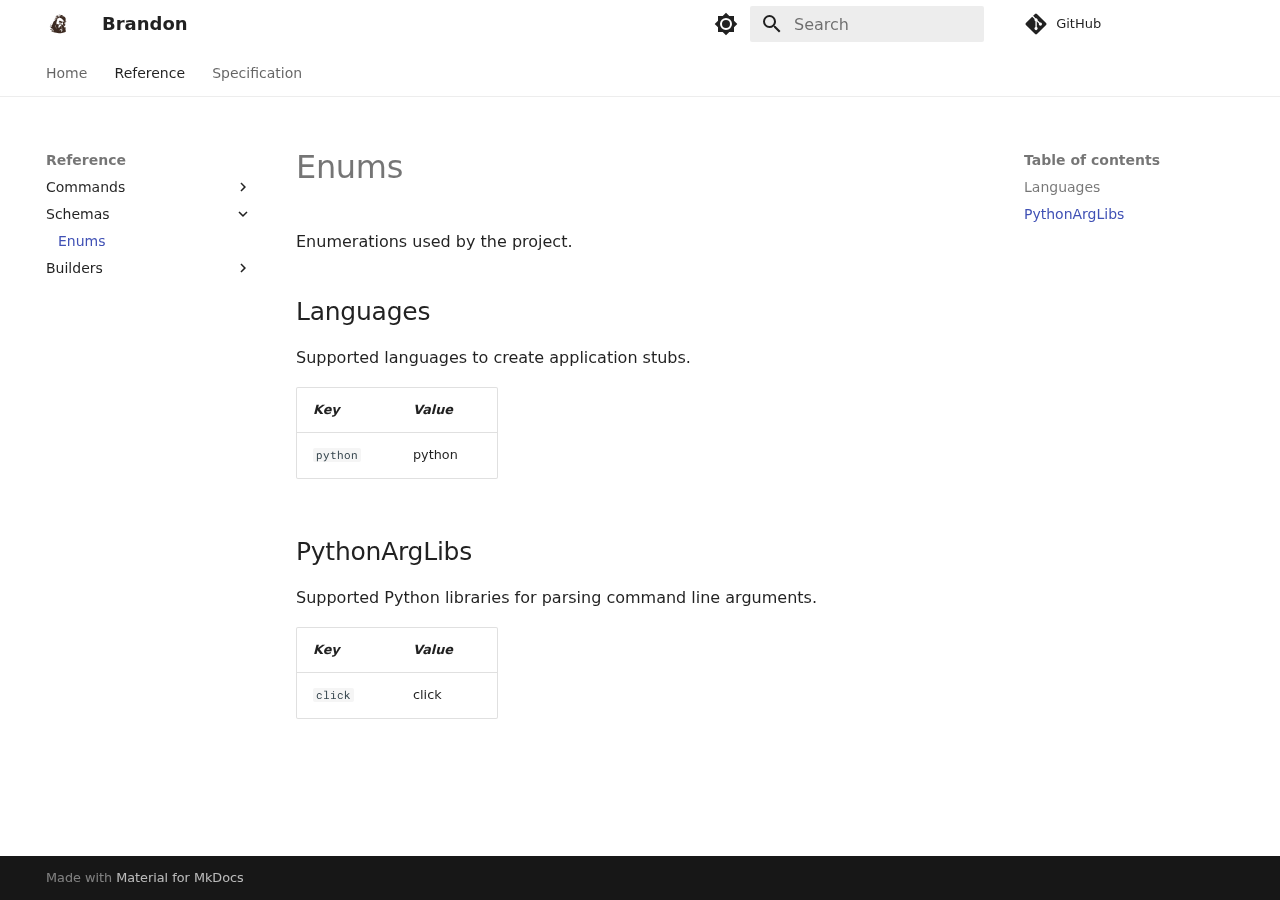
<file: reference/enums/index.html>
<!doctype html>
<html lang="en" class="no-js">
  <head>
    
      <meta charset="utf-8">
      <meta name="viewport" content="width=device-width,initial-scale=1">
      
      
      
      
        <link rel="prev" href="../version/">
      
      
        <link rel="next" href="../builders/python/">
      
      <link rel="icon" href="../../assets/favicon.png">
      <meta name="generator" content="mkdocs-1.4.3, mkdocs-material-9.1.15">
    
    
      
        <title>Enums - Brandon</title>
      
    
    
      <link rel="stylesheet" href="../../assets/stylesheets/main.26e3688c.min.css">
      
        
        <link rel="stylesheet" href="../../assets/stylesheets/palette.ecc896b0.min.css">
      
      

    
    
    
      
        
        
        <link rel="preconnect" href="https://fonts.gstatic.com" crossorigin>
        <link rel="stylesheet" href="https://fonts.googleapis.com/css?family=Roboto:300,300i,400,400i,700,700i%7CRoboto+Mono:400,400i,700,700i&display=fallback">
        <style>:root{--md-text-font:"Roboto";--md-code-font:"Roboto Mono"}</style>
      
    
    
      <link rel="stylesheet" href="../../stylesheets/extra.css">
    
    <script>__md_scope=new URL("../..",location),__md_hash=e=>[...e].reduce((e,_)=>(e<<5)-e+_.charCodeAt(0),0),__md_get=(e,_=localStorage,t=__md_scope)=>JSON.parse(_.getItem(t.pathname+"."+e)),__md_set=(e,_,t=localStorage,a=__md_scope)=>{try{t.setItem(a.pathname+"."+e,JSON.stringify(_))}catch(e){}}</script>
    
      

    
    
    
  </head>
  
  
    
    
      
    
    
    
    
    <body dir="ltr" data-md-color-scheme="default" data-md-color-primary="white" data-md-color-accent="light-blue">
  
    
    
      <script>var palette=__md_get("__palette");if(palette&&"object"==typeof palette.color)for(var key of Object.keys(palette.color))document.body.setAttribute("data-md-color-"+key,palette.color[key])</script>
    
    <input class="md-toggle" data-md-toggle="drawer" type="checkbox" id="__drawer" autocomplete="off">
    <input class="md-toggle" data-md-toggle="search" type="checkbox" id="__search" autocomplete="off">
    <label class="md-overlay" for="__drawer"></label>
    <div data-md-component="skip">
      
        
        <a href="#enums" class="md-skip">
          Skip to content
        </a>
      
    </div>
    <div data-md-component="announce">
      
    </div>
    
    
      

<header class="md-header" data-md-component="header">
  <nav class="md-header__inner md-grid" aria-label="Header">
    <a href="../.." title="Brandon" class="md-header__button md-logo" aria-label="Brandon" data-md-component="logo">
      
  <img src="../../assets/logo.svg" alt="logo">

    </a>
    <label class="md-header__button md-icon" for="__drawer">
      <svg xmlns="http://www.w3.org/2000/svg" viewBox="0 0 24 24"><path d="M3 6h18v2H3V6m0 5h18v2H3v-2m0 5h18v2H3v-2Z"/></svg>
    </label>
    <div class="md-header__title" data-md-component="header-title">
      <div class="md-header__ellipsis">
        <div class="md-header__topic">
          <span class="md-ellipsis">
            Brandon
          </span>
        </div>
        <div class="md-header__topic" data-md-component="header-topic">
          <span class="md-ellipsis">
            
              Enums
            
          </span>
        </div>
      </div>
    </div>
    
      
        <form class="md-header__option" data-md-component="palette">
          
            
            
            
            <input class="md-option" data-md-color-media="" data-md-color-scheme="default" data-md-color-primary="white" data-md-color-accent="light-blue"  aria-label="Switch to dark mode"  type="radio" name="__palette" id="__palette_1">
            
              <label class="md-header__button md-icon" title="Switch to dark mode" for="__palette_2" hidden>
                <svg xmlns="http://www.w3.org/2000/svg" viewBox="0 0 24 24"><path d="M12 8a4 4 0 0 0-4 4 4 4 0 0 0 4 4 4 4 0 0 0 4-4 4 4 0 0 0-4-4m0 10a6 6 0 0 1-6-6 6 6 0 0 1 6-6 6 6 0 0 1 6 6 6 6 0 0 1-6 6m8-9.31V4h-4.69L12 .69 8.69 4H4v4.69L.69 12 4 15.31V20h4.69L12 23.31 15.31 20H20v-4.69L23.31 12 20 8.69Z"/></svg>
              </label>
            
          
            
            
            
            <input class="md-option" data-md-color-media="" data-md-color-scheme="slate" data-md-color-primary="white" data-md-color-accent="light-blue"  aria-label="Switch to light mode"  type="radio" name="__palette" id="__palette_2">
            
              <label class="md-header__button md-icon" title="Switch to light mode" for="__palette_1" hidden>
                <svg xmlns="http://www.w3.org/2000/svg" viewBox="0 0 24 24"><path d="M12 18c-.89 0-1.74-.2-2.5-.55C11.56 16.5 13 14.42 13 12c0-2.42-1.44-4.5-3.5-5.45C10.26 6.2 11.11 6 12 6a6 6 0 0 1 6 6 6 6 0 0 1-6 6m8-9.31V4h-4.69L12 .69 8.69 4H4v4.69L.69 12 4 15.31V20h4.69L12 23.31 15.31 20H20v-4.69L23.31 12 20 8.69Z"/></svg>
              </label>
            
          
        </form>
      
    
    
    
      <label class="md-header__button md-icon" for="__search">
        <svg xmlns="http://www.w3.org/2000/svg" viewBox="0 0 24 24"><path d="M9.5 3A6.5 6.5 0 0 1 16 9.5c0 1.61-.59 3.09-1.56 4.23l.27.27h.79l5 5-1.5 1.5-5-5v-.79l-.27-.27A6.516 6.516 0 0 1 9.5 16 6.5 6.5 0 0 1 3 9.5 6.5 6.5 0 0 1 9.5 3m0 2C7 5 5 7 5 9.5S7 14 9.5 14 14 12 14 9.5 12 5 9.5 5Z"/></svg>
      </label>
      <div class="md-search" data-md-component="search" role="dialog">
  <label class="md-search__overlay" for="__search"></label>
  <div class="md-search__inner" role="search">
    <form class="md-search__form" name="search">
      <input type="text" class="md-search__input" name="query" aria-label="Search" placeholder="Search" autocapitalize="off" autocorrect="off" autocomplete="off" spellcheck="false" data-md-component="search-query" required>
      <label class="md-search__icon md-icon" for="__search">
        <svg xmlns="http://www.w3.org/2000/svg" viewBox="0 0 24 24"><path d="M9.5 3A6.5 6.5 0 0 1 16 9.5c0 1.61-.59 3.09-1.56 4.23l.27.27h.79l5 5-1.5 1.5-5-5v-.79l-.27-.27A6.516 6.516 0 0 1 9.5 16 6.5 6.5 0 0 1 3 9.5 6.5 6.5 0 0 1 9.5 3m0 2C7 5 5 7 5 9.5S7 14 9.5 14 14 12 14 9.5 12 5 9.5 5Z"/></svg>
        <svg xmlns="http://www.w3.org/2000/svg" viewBox="0 0 24 24"><path d="M20 11v2H8l5.5 5.5-1.42 1.42L4.16 12l7.92-7.92L13.5 5.5 8 11h12Z"/></svg>
      </label>
      <nav class="md-search__options" aria-label="Search">
        
        <button type="reset" class="md-search__icon md-icon" title="Clear" aria-label="Clear" tabindex="-1">
          <svg xmlns="http://www.w3.org/2000/svg" viewBox="0 0 24 24"><path d="M19 6.41 17.59 5 12 10.59 6.41 5 5 6.41 10.59 12 5 17.59 6.41 19 12 13.41 17.59 19 19 17.59 13.41 12 19 6.41Z"/></svg>
        </button>
      </nav>
      
    </form>
    <div class="md-search__output">
      <div class="md-search__scrollwrap" data-md-scrollfix>
        <div class="md-search-result" data-md-component="search-result">
          <div class="md-search-result__meta">
            Initializing search
          </div>
          <ol class="md-search-result__list" role="presentation"></ol>
        </div>
      </div>
    </div>
  </div>
</div>
    
    
      <div class="md-header__source">
        <a href="https://github.com/wmorellato/brandon" title="Go to repository" class="md-source" data-md-component="source">
  <div class="md-source__icon md-icon">
    
    <svg xmlns="http://www.w3.org/2000/svg" viewBox="0 0 448 512"><!--! Font Awesome Free 6.4.0 by @fontawesome - https://fontawesome.com License - https://fontawesome.com/license/free (Icons: CC BY 4.0, Fonts: SIL OFL 1.1, Code: MIT License) Copyright 2023 Fonticons, Inc.--><path d="M439.55 236.05 244 40.45a28.87 28.87 0 0 0-40.81 0l-40.66 40.63 51.52 51.52c27.06-9.14 52.68 16.77 43.39 43.68l49.66 49.66c34.23-11.8 61.18 31 35.47 56.69-26.49 26.49-70.21-2.87-56-37.34L240.22 199v121.85c25.3 12.54 22.26 41.85 9.08 55a34.34 34.34 0 0 1-48.55 0c-17.57-17.6-11.07-46.91 11.25-56v-123c-20.8-8.51-24.6-30.74-18.64-45L142.57 101 8.45 235.14a28.86 28.86 0 0 0 0 40.81l195.61 195.6a28.86 28.86 0 0 0 40.8 0l194.69-194.69a28.86 28.86 0 0 0 0-40.81z"/></svg>
  </div>
  <div class="md-source__repository">
    GitHub
  </div>
</a>
      </div>
    
  </nav>
  
</header>
    
    <div class="md-container" data-md-component="container">
      
      
        
          
            
<nav class="md-tabs" aria-label="Tabs" data-md-component="tabs">
  <div class="md-grid">
    <ul class="md-tabs__list">
      
        
  
  


  <li class="md-tabs__item">
    <a href="../.." class="md-tabs__link">
      Home
    </a>
  </li>

      
        
  
  
    
  


  
  
  
    

  
  
  
    

  
  
  
    <li class="md-tabs__item">
      <a href="../project/" class="md-tabs__link md-tabs__link--active">
        Reference
      </a>
    </li>
  

  

  

      
        
  
  


  
  
  
    <li class="md-tabs__item">
      <a href="../../specification/spec/" class="md-tabs__link">
        Specification
      </a>
    </li>
  

      
    </ul>
  </div>
</nav>
          
        
      
      <main class="md-main" data-md-component="main">
        <div class="md-main__inner md-grid">
          
            
              
              <div class="md-sidebar md-sidebar--primary" data-md-component="sidebar" data-md-type="navigation" >
                <div class="md-sidebar__scrollwrap">
                  <div class="md-sidebar__inner">
                    

  


<nav class="md-nav md-nav--primary md-nav--lifted" aria-label="Navigation" data-md-level="0">
  <label class="md-nav__title" for="__drawer">
    <a href="../.." title="Brandon" class="md-nav__button md-logo" aria-label="Brandon" data-md-component="logo">
      
  <img src="../../assets/logo.svg" alt="logo">

    </a>
    Brandon
  </label>
  
    <div class="md-nav__source">
      <a href="https://github.com/wmorellato/brandon" title="Go to repository" class="md-source" data-md-component="source">
  <div class="md-source__icon md-icon">
    
    <svg xmlns="http://www.w3.org/2000/svg" viewBox="0 0 448 512"><!--! Font Awesome Free 6.4.0 by @fontawesome - https://fontawesome.com License - https://fontawesome.com/license/free (Icons: CC BY 4.0, Fonts: SIL OFL 1.1, Code: MIT License) Copyright 2023 Fonticons, Inc.--><path d="M439.55 236.05 244 40.45a28.87 28.87 0 0 0-40.81 0l-40.66 40.63 51.52 51.52c27.06-9.14 52.68 16.77 43.39 43.68l49.66 49.66c34.23-11.8 61.18 31 35.47 56.69-26.49 26.49-70.21-2.87-56-37.34L240.22 199v121.85c25.3 12.54 22.26 41.85 9.08 55a34.34 34.34 0 0 1-48.55 0c-17.57-17.6-11.07-46.91 11.25-56v-123c-20.8-8.51-24.6-30.74-18.64-45L142.57 101 8.45 235.14a28.86 28.86 0 0 0 0 40.81l195.61 195.6a28.86 28.86 0 0 0 40.8 0l194.69-194.69a28.86 28.86 0 0 0 0-40.81z"/></svg>
  </div>
  <div class="md-source__repository">
    GitHub
  </div>
</a>
    </div>
  
  <ul class="md-nav__list" data-md-scrollfix>
    
      
      
      

  
  
  
    <li class="md-nav__item">
      <a href="../.." class="md-nav__link">
        Home
      </a>
    </li>
  

    
      
      
      

  
  
    
  
  
    
    <li class="md-nav__item md-nav__item--active md-nav__item--nested">
      
      
      
      
      <input class="md-nav__toggle md-toggle " type="checkbox" id="__nav_2" checked>
      
      
      
        <label class="md-nav__link" for="__nav_2" id="__nav_2_label" tabindex="0">
          Reference
          <span class="md-nav__icon md-icon"></span>
        </label>
      
      <nav class="md-nav" data-md-level="1" aria-labelledby="__nav_2_label" aria-expanded="true">
        <label class="md-nav__title" for="__nav_2">
          <span class="md-nav__icon md-icon"></span>
          Reference
        </label>
        <ul class="md-nav__list" data-md-scrollfix>
          
            
              
  
  
  
    
    <li class="md-nav__item md-nav__item--nested">
      
      
      
      
      <input class="md-nav__toggle md-toggle " type="checkbox" id="__nav_2_1" >
      
      
      
        <label class="md-nav__link" for="__nav_2_1" id="__nav_2_1_label" tabindex="0">
          Commands
          <span class="md-nav__icon md-icon"></span>
        </label>
      
      <nav class="md-nav" data-md-level="2" aria-labelledby="__nav_2_1_label" aria-expanded="false">
        <label class="md-nav__title" for="__nav_2_1">
          <span class="md-nav__icon md-icon"></span>
          Commands
        </label>
        <ul class="md-nav__list" data-md-scrollfix>
          
            
              
  
  
  
    
    <li class="md-nav__item md-nav__item--nested">
      
      
      
      
      <input class="md-nav__toggle md-toggle " type="checkbox" id="__nav_2_1_1" >
      
      
      
        <label class="md-nav__link" for="__nav_2_1_1" id="__nav_2_1_1_label" tabindex="0">
          generate
          <span class="md-nav__icon md-icon"></span>
        </label>
      
      <nav class="md-nav" data-md-level="3" aria-labelledby="__nav_2_1_1_label" aria-expanded="false">
        <label class="md-nav__title" for="__nav_2_1_1">
          <span class="md-nav__icon md-icon"></span>
          generate
        </label>
        <ul class="md-nav__list" data-md-scrollfix>
          
            
              
  
  
  
    <li class="md-nav__item">
      <a href="../project/" class="md-nav__link">
        project
      </a>
    </li>
  

            
          
            
              
  
  
  
    <li class="md-nav__item">
      <a href="../docs/" class="md-nav__link">
        docs
      </a>
    </li>
  

            
          
            
              
  
  
  
    <li class="md-nav__item">
      <a href="../summary/" class="md-nav__link">
        summary
      </a>
    </li>
  

            
          
        </ul>
      </nav>
    </li>
  

            
          
            
              
  
  
  
    <li class="md-nav__item">
      <a href="../version/" class="md-nav__link">
        version
      </a>
    </li>
  

            
          
        </ul>
      </nav>
    </li>
  

            
          
            
              
  
  
    
  
  
    
    <li class="md-nav__item md-nav__item--active md-nav__item--nested">
      
      
      
      
      <input class="md-nav__toggle md-toggle " type="checkbox" id="__nav_2_2" checked>
      
      
      
        <label class="md-nav__link" for="__nav_2_2" id="__nav_2_2_label" tabindex="0">
          Schemas
          <span class="md-nav__icon md-icon"></span>
        </label>
      
      <nav class="md-nav" data-md-level="2" aria-labelledby="__nav_2_2_label" aria-expanded="true">
        <label class="md-nav__title" for="__nav_2_2">
          <span class="md-nav__icon md-icon"></span>
          Schemas
        </label>
        <ul class="md-nav__list" data-md-scrollfix>
          
            
              
  
  
    
  
  
    <li class="md-nav__item md-nav__item--active">
      
      <input class="md-nav__toggle md-toggle" type="checkbox" id="__toc">
      
      
        
      
      
        <label class="md-nav__link md-nav__link--active" for="__toc">
          Enums
          <span class="md-nav__icon md-icon"></span>
        </label>
      
      <a href="./" class="md-nav__link md-nav__link--active">
        Enums
      </a>
      
        

<nav class="md-nav md-nav--secondary" aria-label="Table of contents">
  
  
  
    
  
  
    <label class="md-nav__title" for="__toc">
      <span class="md-nav__icon md-icon"></span>
      Table of contents
    </label>
    <ul class="md-nav__list" data-md-component="toc" data-md-scrollfix>
      
        <li class="md-nav__item">
  <a href="#languages" class="md-nav__link">
    Languages
  </a>
  
</li>
      
        <li class="md-nav__item">
  <a href="#pythonarglibs" class="md-nav__link">
    PythonArgLibs
  </a>
  
</li>
      
    </ul>
  
</nav>
      
    </li>
  

            
          
        </ul>
      </nav>
    </li>
  

            
          
            
              
  
  
  
    
    <li class="md-nav__item md-nav__item--nested">
      
      
      
      
      <input class="md-nav__toggle md-toggle " type="checkbox" id="__nav_2_3" >
      
      
      
        <label class="md-nav__link" for="__nav_2_3" id="__nav_2_3_label" tabindex="0">
          Builders
          <span class="md-nav__icon md-icon"></span>
        </label>
      
      <nav class="md-nav" data-md-level="2" aria-labelledby="__nav_2_3_label" aria-expanded="false">
        <label class="md-nav__title" for="__nav_2_3">
          <span class="md-nav__icon md-icon"></span>
          Builders
        </label>
        <ul class="md-nav__list" data-md-scrollfix>
          
            
              
  
  
  
    <li class="md-nav__item">
      <a href="../builders/python/" class="md-nav__link">
        Python
      </a>
    </li>
  

            
          
            
              
  
  
  
    <li class="md-nav__item">
      <a href="../builders/docs/" class="md-nav__link">
        Documentation
      </a>
    </li>
  

            
          
        </ul>
      </nav>
    </li>
  

            
          
        </ul>
      </nav>
    </li>
  

    
      
      
      

  
  
  
    
    <li class="md-nav__item md-nav__item--nested">
      
      
      
      
      <input class="md-nav__toggle md-toggle " type="checkbox" id="__nav_3" >
      
      
      
        <label class="md-nav__link" for="__nav_3" id="__nav_3_label" tabindex="0">
          Specification
          <span class="md-nav__icon md-icon"></span>
        </label>
      
      <nav class="md-nav" data-md-level="1" aria-labelledby="__nav_3_label" aria-expanded="false">
        <label class="md-nav__title" for="__nav_3">
          <span class="md-nav__icon md-icon"></span>
          Specification
        </label>
        <ul class="md-nav__list" data-md-scrollfix>
          
            
              
  
  
  
    <li class="md-nav__item">
      <a href="../../specification/spec/" class="md-nav__link">
        Reference
      </a>
    </li>
  

            
          
            
              
  
  
  
    <li class="md-nav__item">
      <a href="../../specification/examples/" class="md-nav__link">
        Examples
      </a>
    </li>
  

            
          
        </ul>
      </nav>
    </li>
  

    
  </ul>
</nav>
                  </div>
                </div>
              </div>
            
            
              
              <div class="md-sidebar md-sidebar--secondary" data-md-component="sidebar" data-md-type="toc" >
                <div class="md-sidebar__scrollwrap">
                  <div class="md-sidebar__inner">
                    

<nav class="md-nav md-nav--secondary" aria-label="Table of contents">
  
  
  
    
  
  
    <label class="md-nav__title" for="__toc">
      <span class="md-nav__icon md-icon"></span>
      Table of contents
    </label>
    <ul class="md-nav__list" data-md-component="toc" data-md-scrollfix>
      
        <li class="md-nav__item">
  <a href="#languages" class="md-nav__link">
    Languages
  </a>
  
</li>
      
        <li class="md-nav__item">
  <a href="#pythonarglibs" class="md-nav__link">
    PythonArgLibs
  </a>
  
</li>
      
    </ul>
  
</nav>
                  </div>
                </div>
              </div>
            
          
          
            <div class="md-content" data-md-component="content">
              <article class="md-content__inner md-typeset">
                
                  

  
  


<h1 id="enums">Enums</h1>
<p>Enumerations used by the project.</p>
<h2 id="languages">Languages</h2>
<p>Supported languages to create application stubs.</p>
<table>
<thead>
<tr>
<th><em>Key</em></th>
<th><em>Value</em></th>
</tr>
</thead>
<tbody>
<tr>
<td><code>python</code></td>
<td>python</td>
</tr>
</tbody>
</table>
<h2 id="pythonarglibs">PythonArgLibs</h2>
<p>Supported Python libraries for parsing command line arguments.</p>
<table>
<thead>
<tr>
<th><em>Key</em></th>
<th><em>Value</em></th>
</tr>
</thead>
<tbody>
<tr>
<td><code>click</code></td>
<td>click</td>
</tr>
</tbody>
</table>





                
              </article>
            </div>
          
          
        </div>
        
      </main>
      
        <footer class="md-footer">
  
  <div class="md-footer-meta md-typeset">
    <div class="md-footer-meta__inner md-grid">
      <div class="md-copyright">
  
  
    Made with
    <a href="https://squidfunk.github.io/mkdocs-material/" target="_blank" rel="noopener">
      Material for MkDocs
    </a>
  
</div>
      
    </div>
  </div>
</footer>
      
    </div>
    <div class="md-dialog" data-md-component="dialog">
      <div class="md-dialog__inner md-typeset"></div>
    </div>
    
    <script id="__config" type="application/json">{"base": "../..", "features": ["navigation.instant", "navigation.tabs"], "search": "../../assets/javascripts/workers/search.208ed371.min.js", "translations": {"clipboard.copied": "Copied to clipboard", "clipboard.copy": "Copy to clipboard", "search.result.more.one": "1 more on this page", "search.result.more.other": "# more on this page", "search.result.none": "No matching documents", "search.result.one": "1 matching document", "search.result.other": "# matching documents", "search.result.placeholder": "Type to start searching", "search.result.term.missing": "Missing", "select.version": "Select version"}}</script>
    
    
      <script src="../../assets/javascripts/bundle.b4d07000.min.js"></script>
      
    
  </body>
</html>
</file>
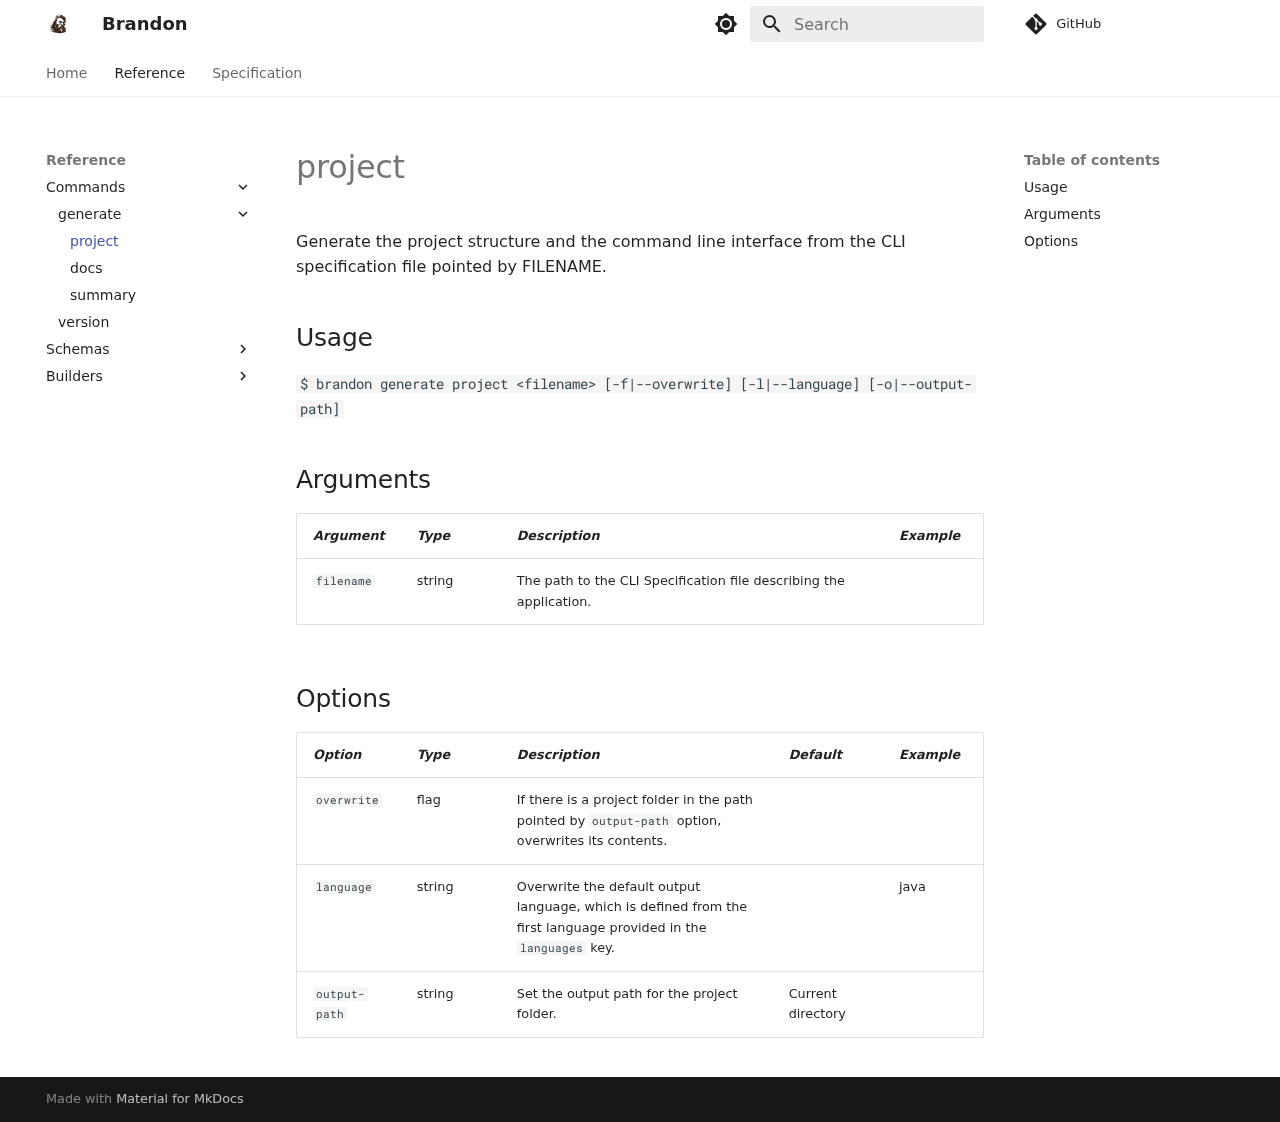
<file: reference/project/index.html>
<!doctype html>
<html lang="en" class="no-js">
  <head>
    
      <meta charset="utf-8">
      <meta name="viewport" content="width=device-width,initial-scale=1">
      
      
      
      
        <link rel="prev" href="../..">
      
      
        <link rel="next" href="../docs/">
      
      <link rel="icon" href="../../assets/favicon.png">
      <meta name="generator" content="mkdocs-1.4.3, mkdocs-material-9.1.15">
    
    
      
        <title>project - Brandon</title>
      
    
    
      <link rel="stylesheet" href="../../assets/stylesheets/main.26e3688c.min.css">
      
        
        <link rel="stylesheet" href="../../assets/stylesheets/palette.ecc896b0.min.css">
      
      

    
    
    
      
        
        
        <link rel="preconnect" href="https://fonts.gstatic.com" crossorigin>
        <link rel="stylesheet" href="https://fonts.googleapis.com/css?family=Roboto:300,300i,400,400i,700,700i%7CRoboto+Mono:400,400i,700,700i&display=fallback">
        <style>:root{--md-text-font:"Roboto";--md-code-font:"Roboto Mono"}</style>
      
    
    
      <link rel="stylesheet" href="../../stylesheets/extra.css">
    
    <script>__md_scope=new URL("../..",location),__md_hash=e=>[...e].reduce((e,_)=>(e<<5)-e+_.charCodeAt(0),0),__md_get=(e,_=localStorage,t=__md_scope)=>JSON.parse(_.getItem(t.pathname+"."+e)),__md_set=(e,_,t=localStorage,a=__md_scope)=>{try{t.setItem(a.pathname+"."+e,JSON.stringify(_))}catch(e){}}</script>
    
      

    
    
    
  </head>
  
  
    
    
      
    
    
    
    
    <body dir="ltr" data-md-color-scheme="default" data-md-color-primary="white" data-md-color-accent="light-blue">
  
    
    
      <script>var palette=__md_get("__palette");if(palette&&"object"==typeof palette.color)for(var key of Object.keys(palette.color))document.body.setAttribute("data-md-color-"+key,palette.color[key])</script>
    
    <input class="md-toggle" data-md-toggle="drawer" type="checkbox" id="__drawer" autocomplete="off">
    <input class="md-toggle" data-md-toggle="search" type="checkbox" id="__search" autocomplete="off">
    <label class="md-overlay" for="__drawer"></label>
    <div data-md-component="skip">
      
        
        <a href="#project" class="md-skip">
          Skip to content
        </a>
      
    </div>
    <div data-md-component="announce">
      
    </div>
    
    
      

<header class="md-header" data-md-component="header">
  <nav class="md-header__inner md-grid" aria-label="Header">
    <a href="../.." title="Brandon" class="md-header__button md-logo" aria-label="Brandon" data-md-component="logo">
      
  <img src="../../assets/logo.svg" alt="logo">

    </a>
    <label class="md-header__button md-icon" for="__drawer">
      <svg xmlns="http://www.w3.org/2000/svg" viewBox="0 0 24 24"><path d="M3 6h18v2H3V6m0 5h18v2H3v-2m0 5h18v2H3v-2Z"/></svg>
    </label>
    <div class="md-header__title" data-md-component="header-title">
      <div class="md-header__ellipsis">
        <div class="md-header__topic">
          <span class="md-ellipsis">
            Brandon
          </span>
        </div>
        <div class="md-header__topic" data-md-component="header-topic">
          <span class="md-ellipsis">
            
              project
            
          </span>
        </div>
      </div>
    </div>
    
      
        <form class="md-header__option" data-md-component="palette">
          
            
            
            
            <input class="md-option" data-md-color-media="" data-md-color-scheme="default" data-md-color-primary="white" data-md-color-accent="light-blue"  aria-label="Switch to dark mode"  type="radio" name="__palette" id="__palette_1">
            
              <label class="md-header__button md-icon" title="Switch to dark mode" for="__palette_2" hidden>
                <svg xmlns="http://www.w3.org/2000/svg" viewBox="0 0 24 24"><path d="M12 8a4 4 0 0 0-4 4 4 4 0 0 0 4 4 4 4 0 0 0 4-4 4 4 0 0 0-4-4m0 10a6 6 0 0 1-6-6 6 6 0 0 1 6-6 6 6 0 0 1 6 6 6 6 0 0 1-6 6m8-9.31V4h-4.69L12 .69 8.69 4H4v4.69L.69 12 4 15.31V20h4.69L12 23.31 15.31 20H20v-4.69L23.31 12 20 8.69Z"/></svg>
              </label>
            
          
            
            
            
            <input class="md-option" data-md-color-media="" data-md-color-scheme="slate" data-md-color-primary="white" data-md-color-accent="light-blue"  aria-label="Switch to light mode"  type="radio" name="__palette" id="__palette_2">
            
              <label class="md-header__button md-icon" title="Switch to light mode" for="__palette_1" hidden>
                <svg xmlns="http://www.w3.org/2000/svg" viewBox="0 0 24 24"><path d="M12 18c-.89 0-1.74-.2-2.5-.55C11.56 16.5 13 14.42 13 12c0-2.42-1.44-4.5-3.5-5.45C10.26 6.2 11.11 6 12 6a6 6 0 0 1 6 6 6 6 0 0 1-6 6m8-9.31V4h-4.69L12 .69 8.69 4H4v4.69L.69 12 4 15.31V20h4.69L12 23.31 15.31 20H20v-4.69L23.31 12 20 8.69Z"/></svg>
              </label>
            
          
        </form>
      
    
    
    
      <label class="md-header__button md-icon" for="__search">
        <svg xmlns="http://www.w3.org/2000/svg" viewBox="0 0 24 24"><path d="M9.5 3A6.5 6.5 0 0 1 16 9.5c0 1.61-.59 3.09-1.56 4.23l.27.27h.79l5 5-1.5 1.5-5-5v-.79l-.27-.27A6.516 6.516 0 0 1 9.5 16 6.5 6.5 0 0 1 3 9.5 6.5 6.5 0 0 1 9.5 3m0 2C7 5 5 7 5 9.5S7 14 9.5 14 14 12 14 9.5 12 5 9.5 5Z"/></svg>
      </label>
      <div class="md-search" data-md-component="search" role="dialog">
  <label class="md-search__overlay" for="__search"></label>
  <div class="md-search__inner" role="search">
    <form class="md-search__form" name="search">
      <input type="text" class="md-search__input" name="query" aria-label="Search" placeholder="Search" autocapitalize="off" autocorrect="off" autocomplete="off" spellcheck="false" data-md-component="search-query" required>
      <label class="md-search__icon md-icon" for="__search">
        <svg xmlns="http://www.w3.org/2000/svg" viewBox="0 0 24 24"><path d="M9.5 3A6.5 6.5 0 0 1 16 9.5c0 1.61-.59 3.09-1.56 4.23l.27.27h.79l5 5-1.5 1.5-5-5v-.79l-.27-.27A6.516 6.516 0 0 1 9.5 16 6.5 6.5 0 0 1 3 9.5 6.5 6.5 0 0 1 9.5 3m0 2C7 5 5 7 5 9.5S7 14 9.5 14 14 12 14 9.5 12 5 9.5 5Z"/></svg>
        <svg xmlns="http://www.w3.org/2000/svg" viewBox="0 0 24 24"><path d="M20 11v2H8l5.5 5.5-1.42 1.42L4.16 12l7.92-7.92L13.5 5.5 8 11h12Z"/></svg>
      </label>
      <nav class="md-search__options" aria-label="Search">
        
        <button type="reset" class="md-search__icon md-icon" title="Clear" aria-label="Clear" tabindex="-1">
          <svg xmlns="http://www.w3.org/2000/svg" viewBox="0 0 24 24"><path d="M19 6.41 17.59 5 12 10.59 6.41 5 5 6.41 10.59 12 5 17.59 6.41 19 12 13.41 17.59 19 19 17.59 13.41 12 19 6.41Z"/></svg>
        </button>
      </nav>
      
    </form>
    <div class="md-search__output">
      <div class="md-search__scrollwrap" data-md-scrollfix>
        <div class="md-search-result" data-md-component="search-result">
          <div class="md-search-result__meta">
            Initializing search
          </div>
          <ol class="md-search-result__list" role="presentation"></ol>
        </div>
      </div>
    </div>
  </div>
</div>
    
    
      <div class="md-header__source">
        <a href="https://github.com/wmorellato/brandon" title="Go to repository" class="md-source" data-md-component="source">
  <div class="md-source__icon md-icon">
    
    <svg xmlns="http://www.w3.org/2000/svg" viewBox="0 0 448 512"><!--! Font Awesome Free 6.4.0 by @fontawesome - https://fontawesome.com License - https://fontawesome.com/license/free (Icons: CC BY 4.0, Fonts: SIL OFL 1.1, Code: MIT License) Copyright 2023 Fonticons, Inc.--><path d="M439.55 236.05 244 40.45a28.87 28.87 0 0 0-40.81 0l-40.66 40.63 51.52 51.52c27.06-9.14 52.68 16.77 43.39 43.68l49.66 49.66c34.23-11.8 61.18 31 35.47 56.69-26.49 26.49-70.21-2.87-56-37.34L240.22 199v121.85c25.3 12.54 22.26 41.85 9.08 55a34.34 34.34 0 0 1-48.55 0c-17.57-17.6-11.07-46.91 11.25-56v-123c-20.8-8.51-24.6-30.74-18.64-45L142.57 101 8.45 235.14a28.86 28.86 0 0 0 0 40.81l195.61 195.6a28.86 28.86 0 0 0 40.8 0l194.69-194.69a28.86 28.86 0 0 0 0-40.81z"/></svg>
  </div>
  <div class="md-source__repository">
    GitHub
  </div>
</a>
      </div>
    
  </nav>
  
</header>
    
    <div class="md-container" data-md-component="container">
      
      
        
          
            
<nav class="md-tabs" aria-label="Tabs" data-md-component="tabs">
  <div class="md-grid">
    <ul class="md-tabs__list">
      
        
  
  


  <li class="md-tabs__item">
    <a href="../.." class="md-tabs__link">
      Home
    </a>
  </li>

      
        
  
  
    
  


  
  
  
    

  
  
  
    

  
  
  
    <li class="md-tabs__item">
      <a href="./" class="md-tabs__link md-tabs__link--active">
        Reference
      </a>
    </li>
  

  

  

      
        
  
  


  
  
  
    <li class="md-tabs__item">
      <a href="../../specification/spec/" class="md-tabs__link">
        Specification
      </a>
    </li>
  

      
    </ul>
  </div>
</nav>
          
        
      
      <main class="md-main" data-md-component="main">
        <div class="md-main__inner md-grid">
          
            
              
              <div class="md-sidebar md-sidebar--primary" data-md-component="sidebar" data-md-type="navigation" >
                <div class="md-sidebar__scrollwrap">
                  <div class="md-sidebar__inner">
                    

  


<nav class="md-nav md-nav--primary md-nav--lifted" aria-label="Navigation" data-md-level="0">
  <label class="md-nav__title" for="__drawer">
    <a href="../.." title="Brandon" class="md-nav__button md-logo" aria-label="Brandon" data-md-component="logo">
      
  <img src="../../assets/logo.svg" alt="logo">

    </a>
    Brandon
  </label>
  
    <div class="md-nav__source">
      <a href="https://github.com/wmorellato/brandon" title="Go to repository" class="md-source" data-md-component="source">
  <div class="md-source__icon md-icon">
    
    <svg xmlns="http://www.w3.org/2000/svg" viewBox="0 0 448 512"><!--! Font Awesome Free 6.4.0 by @fontawesome - https://fontawesome.com License - https://fontawesome.com/license/free (Icons: CC BY 4.0, Fonts: SIL OFL 1.1, Code: MIT License) Copyright 2023 Fonticons, Inc.--><path d="M439.55 236.05 244 40.45a28.87 28.87 0 0 0-40.81 0l-40.66 40.63 51.52 51.52c27.06-9.14 52.68 16.77 43.39 43.68l49.66 49.66c34.23-11.8 61.18 31 35.47 56.69-26.49 26.49-70.21-2.87-56-37.34L240.22 199v121.85c25.3 12.54 22.26 41.85 9.08 55a34.34 34.34 0 0 1-48.55 0c-17.57-17.6-11.07-46.91 11.25-56v-123c-20.8-8.51-24.6-30.74-18.64-45L142.57 101 8.45 235.14a28.86 28.86 0 0 0 0 40.81l195.61 195.6a28.86 28.86 0 0 0 40.8 0l194.69-194.69a28.86 28.86 0 0 0 0-40.81z"/></svg>
  </div>
  <div class="md-source__repository">
    GitHub
  </div>
</a>
    </div>
  
  <ul class="md-nav__list" data-md-scrollfix>
    
      
      
      

  
  
  
    <li class="md-nav__item">
      <a href="../.." class="md-nav__link">
        Home
      </a>
    </li>
  

    
      
      
      

  
  
    
  
  
    
    <li class="md-nav__item md-nav__item--active md-nav__item--nested">
      
      
      
      
      <input class="md-nav__toggle md-toggle " type="checkbox" id="__nav_2" checked>
      
      
      
        <label class="md-nav__link" for="__nav_2" id="__nav_2_label" tabindex="0">
          Reference
          <span class="md-nav__icon md-icon"></span>
        </label>
      
      <nav class="md-nav" data-md-level="1" aria-labelledby="__nav_2_label" aria-expanded="true">
        <label class="md-nav__title" for="__nav_2">
          <span class="md-nav__icon md-icon"></span>
          Reference
        </label>
        <ul class="md-nav__list" data-md-scrollfix>
          
            
              
  
  
    
  
  
    
    <li class="md-nav__item md-nav__item--active md-nav__item--nested">
      
      
      
      
      <input class="md-nav__toggle md-toggle " type="checkbox" id="__nav_2_1" checked>
      
      
      
        <label class="md-nav__link" for="__nav_2_1" id="__nav_2_1_label" tabindex="0">
          Commands
          <span class="md-nav__icon md-icon"></span>
        </label>
      
      <nav class="md-nav" data-md-level="2" aria-labelledby="__nav_2_1_label" aria-expanded="true">
        <label class="md-nav__title" for="__nav_2_1">
          <span class="md-nav__icon md-icon"></span>
          Commands
        </label>
        <ul class="md-nav__list" data-md-scrollfix>
          
            
              
  
  
    
  
  
    
    <li class="md-nav__item md-nav__item--active md-nav__item--nested">
      
      
      
      
      <input class="md-nav__toggle md-toggle " type="checkbox" id="__nav_2_1_1" checked>
      
      
      
        <label class="md-nav__link" for="__nav_2_1_1" id="__nav_2_1_1_label" tabindex="0">
          generate
          <span class="md-nav__icon md-icon"></span>
        </label>
      
      <nav class="md-nav" data-md-level="3" aria-labelledby="__nav_2_1_1_label" aria-expanded="true">
        <label class="md-nav__title" for="__nav_2_1_1">
          <span class="md-nav__icon md-icon"></span>
          generate
        </label>
        <ul class="md-nav__list" data-md-scrollfix>
          
            
              
  
  
    
  
  
    <li class="md-nav__item md-nav__item--active">
      
      <input class="md-nav__toggle md-toggle" type="checkbox" id="__toc">
      
      
        
      
      
        <label class="md-nav__link md-nav__link--active" for="__toc">
          project
          <span class="md-nav__icon md-icon"></span>
        </label>
      
      <a href="./" class="md-nav__link md-nav__link--active">
        project
      </a>
      
        

<nav class="md-nav md-nav--secondary" aria-label="Table of contents">
  
  
  
    
  
  
    <label class="md-nav__title" for="__toc">
      <span class="md-nav__icon md-icon"></span>
      Table of contents
    </label>
    <ul class="md-nav__list" data-md-component="toc" data-md-scrollfix>
      
        <li class="md-nav__item">
  <a href="#usage" class="md-nav__link">
    Usage
  </a>
  
</li>
      
        <li class="md-nav__item">
  <a href="#arguments" class="md-nav__link">
    Arguments
  </a>
  
</li>
      
        <li class="md-nav__item">
  <a href="#options" class="md-nav__link">
    Options
  </a>
  
</li>
      
    </ul>
  
</nav>
      
    </li>
  

            
          
            
              
  
  
  
    <li class="md-nav__item">
      <a href="../docs/" class="md-nav__link">
        docs
      </a>
    </li>
  

            
          
            
              
  
  
  
    <li class="md-nav__item">
      <a href="../summary/" class="md-nav__link">
        summary
      </a>
    </li>
  

            
          
        </ul>
      </nav>
    </li>
  

            
          
            
              
  
  
  
    <li class="md-nav__item">
      <a href="../version/" class="md-nav__link">
        version
      </a>
    </li>
  

            
          
        </ul>
      </nav>
    </li>
  

            
          
            
              
  
  
  
    
    <li class="md-nav__item md-nav__item--nested">
      
      
      
      
      <input class="md-nav__toggle md-toggle " type="checkbox" id="__nav_2_2" >
      
      
      
        <label class="md-nav__link" for="__nav_2_2" id="__nav_2_2_label" tabindex="0">
          Schemas
          <span class="md-nav__icon md-icon"></span>
        </label>
      
      <nav class="md-nav" data-md-level="2" aria-labelledby="__nav_2_2_label" aria-expanded="false">
        <label class="md-nav__title" for="__nav_2_2">
          <span class="md-nav__icon md-icon"></span>
          Schemas
        </label>
        <ul class="md-nav__list" data-md-scrollfix>
          
            
              
  
  
  
    <li class="md-nav__item">
      <a href="../enums/" class="md-nav__link">
        Enums
      </a>
    </li>
  

            
          
        </ul>
      </nav>
    </li>
  

            
          
            
              
  
  
  
    
    <li class="md-nav__item md-nav__item--nested">
      
      
      
      
      <input class="md-nav__toggle md-toggle " type="checkbox" id="__nav_2_3" >
      
      
      
        <label class="md-nav__link" for="__nav_2_3" id="__nav_2_3_label" tabindex="0">
          Builders
          <span class="md-nav__icon md-icon"></span>
        </label>
      
      <nav class="md-nav" data-md-level="2" aria-labelledby="__nav_2_3_label" aria-expanded="false">
        <label class="md-nav__title" for="__nav_2_3">
          <span class="md-nav__icon md-icon"></span>
          Builders
        </label>
        <ul class="md-nav__list" data-md-scrollfix>
          
            
              
  
  
  
    <li class="md-nav__item">
      <a href="../builders/python/" class="md-nav__link">
        Python
      </a>
    </li>
  

            
          
            
              
  
  
  
    <li class="md-nav__item">
      <a href="../builders/docs/" class="md-nav__link">
        Documentation
      </a>
    </li>
  

            
          
        </ul>
      </nav>
    </li>
  

            
          
        </ul>
      </nav>
    </li>
  

    
      
      
      

  
  
  
    
    <li class="md-nav__item md-nav__item--nested">
      
      
      
      
      <input class="md-nav__toggle md-toggle " type="checkbox" id="__nav_3" >
      
      
      
        <label class="md-nav__link" for="__nav_3" id="__nav_3_label" tabindex="0">
          Specification
          <span class="md-nav__icon md-icon"></span>
        </label>
      
      <nav class="md-nav" data-md-level="1" aria-labelledby="__nav_3_label" aria-expanded="false">
        <label class="md-nav__title" for="__nav_3">
          <span class="md-nav__icon md-icon"></span>
          Specification
        </label>
        <ul class="md-nav__list" data-md-scrollfix>
          
            
              
  
  
  
    <li class="md-nav__item">
      <a href="../../specification/spec/" class="md-nav__link">
        Reference
      </a>
    </li>
  

            
          
            
              
  
  
  
    <li class="md-nav__item">
      <a href="../../specification/examples/" class="md-nav__link">
        Examples
      </a>
    </li>
  

            
          
        </ul>
      </nav>
    </li>
  

    
  </ul>
</nav>
                  </div>
                </div>
              </div>
            
            
              
              <div class="md-sidebar md-sidebar--secondary" data-md-component="sidebar" data-md-type="toc" >
                <div class="md-sidebar__scrollwrap">
                  <div class="md-sidebar__inner">
                    

<nav class="md-nav md-nav--secondary" aria-label="Table of contents">
  
  
  
    
  
  
    <label class="md-nav__title" for="__toc">
      <span class="md-nav__icon md-icon"></span>
      Table of contents
    </label>
    <ul class="md-nav__list" data-md-component="toc" data-md-scrollfix>
      
        <li class="md-nav__item">
  <a href="#usage" class="md-nav__link">
    Usage
  </a>
  
</li>
      
        <li class="md-nav__item">
  <a href="#arguments" class="md-nav__link">
    Arguments
  </a>
  
</li>
      
        <li class="md-nav__item">
  <a href="#options" class="md-nav__link">
    Options
  </a>
  
</li>
      
    </ul>
  
</nav>
                  </div>
                </div>
              </div>
            
          
          
            <div class="md-content" data-md-component="content">
              <article class="md-content__inner md-typeset">
                
                  

  
  


<h1 id="project">project</h1>
<p>Generate the project structure and the command line interface from the CLI specification file pointed by FILENAME.</p>
<h2 id="usage">Usage</h2>
<p><code>$ brandon generate project &lt;filename&gt; [-f|--overwrite] [-l|--language] [-o|--output-path]</code></p>
<h2 id="arguments">Arguments</h2>
<table>
<thead>
<tr>
<th><em>Argument</em></th>
<th><em>Type</em></th>
<th><em>Description</em></th>
<th><em>Example</em></th>
</tr>
</thead>
<tbody>
<tr>
<td><code>filename</code></td>
<td>string</td>
<td>The path to the CLI Specification file describing the application.</td>
<td></td>
</tr>
</tbody>
</table>
<h2 id="options">Options</h2>
<table>
<thead>
<tr>
<th><em>Option</em></th>
<th><em>Type</em></th>
<th><em>Description</em></th>
<th><em>Default</em></th>
<th><em>Example</em></th>
</tr>
</thead>
<tbody>
<tr>
<td><code>overwrite</code></td>
<td>flag</td>
<td>If there is a project folder in the path pointed by <code>output-path</code> option, overwrites its contents.</td>
<td></td>
<td></td>
</tr>
<tr>
<td><code>language</code></td>
<td>string</td>
<td>Overwrite the default output language, which is defined from the first language provided in the <code>languages</code> key.</td>
<td></td>
<td>java</td>
</tr>
<tr>
<td><code>output-path</code></td>
<td>string</td>
<td>Set the output path for the project folder.</td>
<td>Current directory</td>
<td></td>
</tr>
</tbody>
</table>





                
              </article>
            </div>
          
          
        </div>
        
      </main>
      
        <footer class="md-footer">
  
  <div class="md-footer-meta md-typeset">
    <div class="md-footer-meta__inner md-grid">
      <div class="md-copyright">
  
  
    Made with
    <a href="https://squidfunk.github.io/mkdocs-material/" target="_blank" rel="noopener">
      Material for MkDocs
    </a>
  
</div>
      
    </div>
  </div>
</footer>
      
    </div>
    <div class="md-dialog" data-md-component="dialog">
      <div class="md-dialog__inner md-typeset"></div>
    </div>
    
    <script id="__config" type="application/json">{"base": "../..", "features": ["navigation.instant", "navigation.tabs"], "search": "../../assets/javascripts/workers/search.208ed371.min.js", "translations": {"clipboard.copied": "Copied to clipboard", "clipboard.copy": "Copy to clipboard", "search.result.more.one": "1 more on this page", "search.result.more.other": "# more on this page", "search.result.none": "No matching documents", "search.result.one": "1 matching document", "search.result.other": "# matching documents", "search.result.placeholder": "Type to start searching", "search.result.term.missing": "Missing", "select.version": "Select version"}}</script>
    
    
      <script src="../../assets/javascripts/bundle.b4d07000.min.js"></script>
      
    
  </body>
</html>
</file>
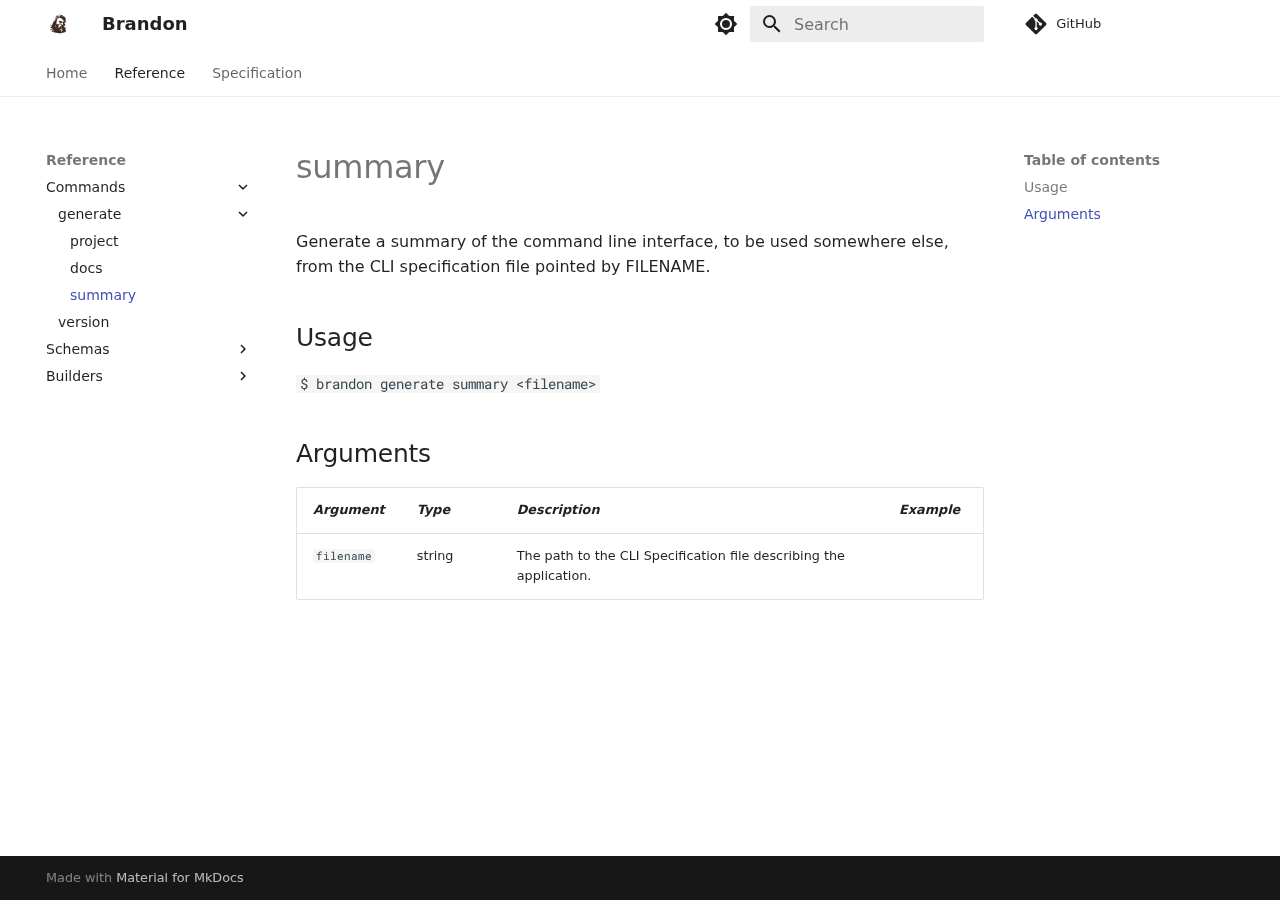
<file: reference/summary/index.html>
<!doctype html>
<html lang="en" class="no-js">
  <head>
    
      <meta charset="utf-8">
      <meta name="viewport" content="width=device-width,initial-scale=1">
      
      
      
      
        <link rel="prev" href="../docs/">
      
      
        <link rel="next" href="../version/">
      
      <link rel="icon" href="../../assets/favicon.png">
      <meta name="generator" content="mkdocs-1.4.3, mkdocs-material-9.1.15">
    
    
      
        <title>summary - Brandon</title>
      
    
    
      <link rel="stylesheet" href="../../assets/stylesheets/main.26e3688c.min.css">
      
        
        <link rel="stylesheet" href="../../assets/stylesheets/palette.ecc896b0.min.css">
      
      

    
    
    
      
        
        
        <link rel="preconnect" href="https://fonts.gstatic.com" crossorigin>
        <link rel="stylesheet" href="https://fonts.googleapis.com/css?family=Roboto:300,300i,400,400i,700,700i%7CRoboto+Mono:400,400i,700,700i&display=fallback">
        <style>:root{--md-text-font:"Roboto";--md-code-font:"Roboto Mono"}</style>
      
    
    
      <link rel="stylesheet" href="../../stylesheets/extra.css">
    
    <script>__md_scope=new URL("../..",location),__md_hash=e=>[...e].reduce((e,_)=>(e<<5)-e+_.charCodeAt(0),0),__md_get=(e,_=localStorage,t=__md_scope)=>JSON.parse(_.getItem(t.pathname+"."+e)),__md_set=(e,_,t=localStorage,a=__md_scope)=>{try{t.setItem(a.pathname+"."+e,JSON.stringify(_))}catch(e){}}</script>
    
      

    
    
    
  </head>
  
  
    
    
      
    
    
    
    
    <body dir="ltr" data-md-color-scheme="default" data-md-color-primary="white" data-md-color-accent="light-blue">
  
    
    
      <script>var palette=__md_get("__palette");if(palette&&"object"==typeof palette.color)for(var key of Object.keys(palette.color))document.body.setAttribute("data-md-color-"+key,palette.color[key])</script>
    
    <input class="md-toggle" data-md-toggle="drawer" type="checkbox" id="__drawer" autocomplete="off">
    <input class="md-toggle" data-md-toggle="search" type="checkbox" id="__search" autocomplete="off">
    <label class="md-overlay" for="__drawer"></label>
    <div data-md-component="skip">
      
        
        <a href="#summary" class="md-skip">
          Skip to content
        </a>
      
    </div>
    <div data-md-component="announce">
      
    </div>
    
    
      

<header class="md-header" data-md-component="header">
  <nav class="md-header__inner md-grid" aria-label="Header">
    <a href="../.." title="Brandon" class="md-header__button md-logo" aria-label="Brandon" data-md-component="logo">
      
  <img src="../../assets/logo.svg" alt="logo">

    </a>
    <label class="md-header__button md-icon" for="__drawer">
      <svg xmlns="http://www.w3.org/2000/svg" viewBox="0 0 24 24"><path d="M3 6h18v2H3V6m0 5h18v2H3v-2m0 5h18v2H3v-2Z"/></svg>
    </label>
    <div class="md-header__title" data-md-component="header-title">
      <div class="md-header__ellipsis">
        <div class="md-header__topic">
          <span class="md-ellipsis">
            Brandon
          </span>
        </div>
        <div class="md-header__topic" data-md-component="header-topic">
          <span class="md-ellipsis">
            
              summary
            
          </span>
        </div>
      </div>
    </div>
    
      
        <form class="md-header__option" data-md-component="palette">
          
            
            
            
            <input class="md-option" data-md-color-media="" data-md-color-scheme="default" data-md-color-primary="white" data-md-color-accent="light-blue"  aria-label="Switch to dark mode"  type="radio" name="__palette" id="__palette_1">
            
              <label class="md-header__button md-icon" title="Switch to dark mode" for="__palette_2" hidden>
                <svg xmlns="http://www.w3.org/2000/svg" viewBox="0 0 24 24"><path d="M12 8a4 4 0 0 0-4 4 4 4 0 0 0 4 4 4 4 0 0 0 4-4 4 4 0 0 0-4-4m0 10a6 6 0 0 1-6-6 6 6 0 0 1 6-6 6 6 0 0 1 6 6 6 6 0 0 1-6 6m8-9.31V4h-4.69L12 .69 8.69 4H4v4.69L.69 12 4 15.31V20h4.69L12 23.31 15.31 20H20v-4.69L23.31 12 20 8.69Z"/></svg>
              </label>
            
          
            
            
            
            <input class="md-option" data-md-color-media="" data-md-color-scheme="slate" data-md-color-primary="white" data-md-color-accent="light-blue"  aria-label="Switch to light mode"  type="radio" name="__palette" id="__palette_2">
            
              <label class="md-header__button md-icon" title="Switch to light mode" for="__palette_1" hidden>
                <svg xmlns="http://www.w3.org/2000/svg" viewBox="0 0 24 24"><path d="M12 18c-.89 0-1.74-.2-2.5-.55C11.56 16.5 13 14.42 13 12c0-2.42-1.44-4.5-3.5-5.45C10.26 6.2 11.11 6 12 6a6 6 0 0 1 6 6 6 6 0 0 1-6 6m8-9.31V4h-4.69L12 .69 8.69 4H4v4.69L.69 12 4 15.31V20h4.69L12 23.31 15.31 20H20v-4.69L23.31 12 20 8.69Z"/></svg>
              </label>
            
          
        </form>
      
    
    
    
      <label class="md-header__button md-icon" for="__search">
        <svg xmlns="http://www.w3.org/2000/svg" viewBox="0 0 24 24"><path d="M9.5 3A6.5 6.5 0 0 1 16 9.5c0 1.61-.59 3.09-1.56 4.23l.27.27h.79l5 5-1.5 1.5-5-5v-.79l-.27-.27A6.516 6.516 0 0 1 9.5 16 6.5 6.5 0 0 1 3 9.5 6.5 6.5 0 0 1 9.5 3m0 2C7 5 5 7 5 9.5S7 14 9.5 14 14 12 14 9.5 12 5 9.5 5Z"/></svg>
      </label>
      <div class="md-search" data-md-component="search" role="dialog">
  <label class="md-search__overlay" for="__search"></label>
  <div class="md-search__inner" role="search">
    <form class="md-search__form" name="search">
      <input type="text" class="md-search__input" name="query" aria-label="Search" placeholder="Search" autocapitalize="off" autocorrect="off" autocomplete="off" spellcheck="false" data-md-component="search-query" required>
      <label class="md-search__icon md-icon" for="__search">
        <svg xmlns="http://www.w3.org/2000/svg" viewBox="0 0 24 24"><path d="M9.5 3A6.5 6.5 0 0 1 16 9.5c0 1.61-.59 3.09-1.56 4.23l.27.27h.79l5 5-1.5 1.5-5-5v-.79l-.27-.27A6.516 6.516 0 0 1 9.5 16 6.5 6.5 0 0 1 3 9.5 6.5 6.5 0 0 1 9.5 3m0 2C7 5 5 7 5 9.5S7 14 9.5 14 14 12 14 9.5 12 5 9.5 5Z"/></svg>
        <svg xmlns="http://www.w3.org/2000/svg" viewBox="0 0 24 24"><path d="M20 11v2H8l5.5 5.5-1.42 1.42L4.16 12l7.92-7.92L13.5 5.5 8 11h12Z"/></svg>
      </label>
      <nav class="md-search__options" aria-label="Search">
        
        <button type="reset" class="md-search__icon md-icon" title="Clear" aria-label="Clear" tabindex="-1">
          <svg xmlns="http://www.w3.org/2000/svg" viewBox="0 0 24 24"><path d="M19 6.41 17.59 5 12 10.59 6.41 5 5 6.41 10.59 12 5 17.59 6.41 19 12 13.41 17.59 19 19 17.59 13.41 12 19 6.41Z"/></svg>
        </button>
      </nav>
      
    </form>
    <div class="md-search__output">
      <div class="md-search__scrollwrap" data-md-scrollfix>
        <div class="md-search-result" data-md-component="search-result">
          <div class="md-search-result__meta">
            Initializing search
          </div>
          <ol class="md-search-result__list" role="presentation"></ol>
        </div>
      </div>
    </div>
  </div>
</div>
    
    
      <div class="md-header__source">
        <a href="https://github.com/wmorellato/brandon" title="Go to repository" class="md-source" data-md-component="source">
  <div class="md-source__icon md-icon">
    
    <svg xmlns="http://www.w3.org/2000/svg" viewBox="0 0 448 512"><!--! Font Awesome Free 6.4.0 by @fontawesome - https://fontawesome.com License - https://fontawesome.com/license/free (Icons: CC BY 4.0, Fonts: SIL OFL 1.1, Code: MIT License) Copyright 2023 Fonticons, Inc.--><path d="M439.55 236.05 244 40.45a28.87 28.87 0 0 0-40.81 0l-40.66 40.63 51.52 51.52c27.06-9.14 52.68 16.77 43.39 43.68l49.66 49.66c34.23-11.8 61.18 31 35.47 56.69-26.49 26.49-70.21-2.87-56-37.34L240.22 199v121.85c25.3 12.54 22.26 41.85 9.08 55a34.34 34.34 0 0 1-48.55 0c-17.57-17.6-11.07-46.91 11.25-56v-123c-20.8-8.51-24.6-30.74-18.64-45L142.57 101 8.45 235.14a28.86 28.86 0 0 0 0 40.81l195.61 195.6a28.86 28.86 0 0 0 40.8 0l194.69-194.69a28.86 28.86 0 0 0 0-40.81z"/></svg>
  </div>
  <div class="md-source__repository">
    GitHub
  </div>
</a>
      </div>
    
  </nav>
  
</header>
    
    <div class="md-container" data-md-component="container">
      
      
        
          
            
<nav class="md-tabs" aria-label="Tabs" data-md-component="tabs">
  <div class="md-grid">
    <ul class="md-tabs__list">
      
        
  
  


  <li class="md-tabs__item">
    <a href="../.." class="md-tabs__link">
      Home
    </a>
  </li>

      
        
  
  
    
  


  
  
  
    

  
  
  
    

  
  
  
    <li class="md-tabs__item">
      <a href="../project/" class="md-tabs__link md-tabs__link--active">
        Reference
      </a>
    </li>
  

  

  

      
        
  
  


  
  
  
    <li class="md-tabs__item">
      <a href="../../specification/spec/" class="md-tabs__link">
        Specification
      </a>
    </li>
  

      
    </ul>
  </div>
</nav>
          
        
      
      <main class="md-main" data-md-component="main">
        <div class="md-main__inner md-grid">
          
            
              
              <div class="md-sidebar md-sidebar--primary" data-md-component="sidebar" data-md-type="navigation" >
                <div class="md-sidebar__scrollwrap">
                  <div class="md-sidebar__inner">
                    

  


<nav class="md-nav md-nav--primary md-nav--lifted" aria-label="Navigation" data-md-level="0">
  <label class="md-nav__title" for="__drawer">
    <a href="../.." title="Brandon" class="md-nav__button md-logo" aria-label="Brandon" data-md-component="logo">
      
  <img src="../../assets/logo.svg" alt="logo">

    </a>
    Brandon
  </label>
  
    <div class="md-nav__source">
      <a href="https://github.com/wmorellato/brandon" title="Go to repository" class="md-source" data-md-component="source">
  <div class="md-source__icon md-icon">
    
    <svg xmlns="http://www.w3.org/2000/svg" viewBox="0 0 448 512"><!--! Font Awesome Free 6.4.0 by @fontawesome - https://fontawesome.com License - https://fontawesome.com/license/free (Icons: CC BY 4.0, Fonts: SIL OFL 1.1, Code: MIT License) Copyright 2023 Fonticons, Inc.--><path d="M439.55 236.05 244 40.45a28.87 28.87 0 0 0-40.81 0l-40.66 40.63 51.52 51.52c27.06-9.14 52.68 16.77 43.39 43.68l49.66 49.66c34.23-11.8 61.18 31 35.47 56.69-26.49 26.49-70.21-2.87-56-37.34L240.22 199v121.85c25.3 12.54 22.26 41.85 9.08 55a34.34 34.34 0 0 1-48.55 0c-17.57-17.6-11.07-46.91 11.25-56v-123c-20.8-8.51-24.6-30.74-18.64-45L142.57 101 8.45 235.14a28.86 28.86 0 0 0 0 40.81l195.61 195.6a28.86 28.86 0 0 0 40.8 0l194.69-194.69a28.86 28.86 0 0 0 0-40.81z"/></svg>
  </div>
  <div class="md-source__repository">
    GitHub
  </div>
</a>
    </div>
  
  <ul class="md-nav__list" data-md-scrollfix>
    
      
      
      

  
  
  
    <li class="md-nav__item">
      <a href="../.." class="md-nav__link">
        Home
      </a>
    </li>
  

    
      
      
      

  
  
    
  
  
    
    <li class="md-nav__item md-nav__item--active md-nav__item--nested">
      
      
      
      
      <input class="md-nav__toggle md-toggle " type="checkbox" id="__nav_2" checked>
      
      
      
        <label class="md-nav__link" for="__nav_2" id="__nav_2_label" tabindex="0">
          Reference
          <span class="md-nav__icon md-icon"></span>
        </label>
      
      <nav class="md-nav" data-md-level="1" aria-labelledby="__nav_2_label" aria-expanded="true">
        <label class="md-nav__title" for="__nav_2">
          <span class="md-nav__icon md-icon"></span>
          Reference
        </label>
        <ul class="md-nav__list" data-md-scrollfix>
          
            
              
  
  
    
  
  
    
    <li class="md-nav__item md-nav__item--active md-nav__item--nested">
      
      
      
      
      <input class="md-nav__toggle md-toggle " type="checkbox" id="__nav_2_1" checked>
      
      
      
        <label class="md-nav__link" for="__nav_2_1" id="__nav_2_1_label" tabindex="0">
          Commands
          <span class="md-nav__icon md-icon"></span>
        </label>
      
      <nav class="md-nav" data-md-level="2" aria-labelledby="__nav_2_1_label" aria-expanded="true">
        <label class="md-nav__title" for="__nav_2_1">
          <span class="md-nav__icon md-icon"></span>
          Commands
        </label>
        <ul class="md-nav__list" data-md-scrollfix>
          
            
              
  
  
    
  
  
    
    <li class="md-nav__item md-nav__item--active md-nav__item--nested">
      
      
      
      
      <input class="md-nav__toggle md-toggle " type="checkbox" id="__nav_2_1_1" checked>
      
      
      
        <label class="md-nav__link" for="__nav_2_1_1" id="__nav_2_1_1_label" tabindex="0">
          generate
          <span class="md-nav__icon md-icon"></span>
        </label>
      
      <nav class="md-nav" data-md-level="3" aria-labelledby="__nav_2_1_1_label" aria-expanded="true">
        <label class="md-nav__title" for="__nav_2_1_1">
          <span class="md-nav__icon md-icon"></span>
          generate
        </label>
        <ul class="md-nav__list" data-md-scrollfix>
          
            
              
  
  
  
    <li class="md-nav__item">
      <a href="../project/" class="md-nav__link">
        project
      </a>
    </li>
  

            
          
            
              
  
  
  
    <li class="md-nav__item">
      <a href="../docs/" class="md-nav__link">
        docs
      </a>
    </li>
  

            
          
            
              
  
  
    
  
  
    <li class="md-nav__item md-nav__item--active">
      
      <input class="md-nav__toggle md-toggle" type="checkbox" id="__toc">
      
      
        
      
      
        <label class="md-nav__link md-nav__link--active" for="__toc">
          summary
          <span class="md-nav__icon md-icon"></span>
        </label>
      
      <a href="./" class="md-nav__link md-nav__link--active">
        summary
      </a>
      
        

<nav class="md-nav md-nav--secondary" aria-label="Table of contents">
  
  
  
    
  
  
    <label class="md-nav__title" for="__toc">
      <span class="md-nav__icon md-icon"></span>
      Table of contents
    </label>
    <ul class="md-nav__list" data-md-component="toc" data-md-scrollfix>
      
        <li class="md-nav__item">
  <a href="#usage" class="md-nav__link">
    Usage
  </a>
  
</li>
      
        <li class="md-nav__item">
  <a href="#arguments" class="md-nav__link">
    Arguments
  </a>
  
</li>
      
    </ul>
  
</nav>
      
    </li>
  

            
          
        </ul>
      </nav>
    </li>
  

            
          
            
              
  
  
  
    <li class="md-nav__item">
      <a href="../version/" class="md-nav__link">
        version
      </a>
    </li>
  

            
          
        </ul>
      </nav>
    </li>
  

            
          
            
              
  
  
  
    
    <li class="md-nav__item md-nav__item--nested">
      
      
      
      
      <input class="md-nav__toggle md-toggle " type="checkbox" id="__nav_2_2" >
      
      
      
        <label class="md-nav__link" for="__nav_2_2" id="__nav_2_2_label" tabindex="0">
          Schemas
          <span class="md-nav__icon md-icon"></span>
        </label>
      
      <nav class="md-nav" data-md-level="2" aria-labelledby="__nav_2_2_label" aria-expanded="false">
        <label class="md-nav__title" for="__nav_2_2">
          <span class="md-nav__icon md-icon"></span>
          Schemas
        </label>
        <ul class="md-nav__list" data-md-scrollfix>
          
            
              
  
  
  
    <li class="md-nav__item">
      <a href="../enums/" class="md-nav__link">
        Enums
      </a>
    </li>
  

            
          
        </ul>
      </nav>
    </li>
  

            
          
            
              
  
  
  
    
    <li class="md-nav__item md-nav__item--nested">
      
      
      
      
      <input class="md-nav__toggle md-toggle " type="checkbox" id="__nav_2_3" >
      
      
      
        <label class="md-nav__link" for="__nav_2_3" id="__nav_2_3_label" tabindex="0">
          Builders
          <span class="md-nav__icon md-icon"></span>
        </label>
      
      <nav class="md-nav" data-md-level="2" aria-labelledby="__nav_2_3_label" aria-expanded="false">
        <label class="md-nav__title" for="__nav_2_3">
          <span class="md-nav__icon md-icon"></span>
          Builders
        </label>
        <ul class="md-nav__list" data-md-scrollfix>
          
            
              
  
  
  
    <li class="md-nav__item">
      <a href="../builders/python/" class="md-nav__link">
        Python
      </a>
    </li>
  

            
          
            
              
  
  
  
    <li class="md-nav__item">
      <a href="../builders/docs/" class="md-nav__link">
        Documentation
      </a>
    </li>
  

            
          
        </ul>
      </nav>
    </li>
  

            
          
        </ul>
      </nav>
    </li>
  

    
      
      
      

  
  
  
    
    <li class="md-nav__item md-nav__item--nested">
      
      
      
      
      <input class="md-nav__toggle md-toggle " type="checkbox" id="__nav_3" >
      
      
      
        <label class="md-nav__link" for="__nav_3" id="__nav_3_label" tabindex="0">
          Specification
          <span class="md-nav__icon md-icon"></span>
        </label>
      
      <nav class="md-nav" data-md-level="1" aria-labelledby="__nav_3_label" aria-expanded="false">
        <label class="md-nav__title" for="__nav_3">
          <span class="md-nav__icon md-icon"></span>
          Specification
        </label>
        <ul class="md-nav__list" data-md-scrollfix>
          
            
              
  
  
  
    <li class="md-nav__item">
      <a href="../../specification/spec/" class="md-nav__link">
        Reference
      </a>
    </li>
  

            
          
            
              
  
  
  
    <li class="md-nav__item">
      <a href="../../specification/examples/" class="md-nav__link">
        Examples
      </a>
    </li>
  

            
          
        </ul>
      </nav>
    </li>
  

    
  </ul>
</nav>
                  </div>
                </div>
              </div>
            
            
              
              <div class="md-sidebar md-sidebar--secondary" data-md-component="sidebar" data-md-type="toc" >
                <div class="md-sidebar__scrollwrap">
                  <div class="md-sidebar__inner">
                    

<nav class="md-nav md-nav--secondary" aria-label="Table of contents">
  
  
  
    
  
  
    <label class="md-nav__title" for="__toc">
      <span class="md-nav__icon md-icon"></span>
      Table of contents
    </label>
    <ul class="md-nav__list" data-md-component="toc" data-md-scrollfix>
      
        <li class="md-nav__item">
  <a href="#usage" class="md-nav__link">
    Usage
  </a>
  
</li>
      
        <li class="md-nav__item">
  <a href="#arguments" class="md-nav__link">
    Arguments
  </a>
  
</li>
      
    </ul>
  
</nav>
                  </div>
                </div>
              </div>
            
          
          
            <div class="md-content" data-md-component="content">
              <article class="md-content__inner md-typeset">
                
                  

  
  


<h1 id="summary">summary</h1>
<p>Generate a summary of the command line interface, to be used somewhere else, from the CLI specification file pointed by FILENAME.</p>
<h2 id="usage">Usage</h2>
<p><code>$ brandon generate summary &lt;filename&gt;</code></p>
<h2 id="arguments">Arguments</h2>
<table>
<thead>
<tr>
<th><em>Argument</em></th>
<th><em>Type</em></th>
<th><em>Description</em></th>
<th><em>Example</em></th>
</tr>
</thead>
<tbody>
<tr>
<td><code>filename</code></td>
<td>string</td>
<td>The path to the CLI Specification file describing the application.</td>
<td></td>
</tr>
</tbody>
</table>





                
              </article>
            </div>
          
          
        </div>
        
      </main>
      
        <footer class="md-footer">
  
  <div class="md-footer-meta md-typeset">
    <div class="md-footer-meta__inner md-grid">
      <div class="md-copyright">
  
  
    Made with
    <a href="https://squidfunk.github.io/mkdocs-material/" target="_blank" rel="noopener">
      Material for MkDocs
    </a>
  
</div>
      
    </div>
  </div>
</footer>
      
    </div>
    <div class="md-dialog" data-md-component="dialog">
      <div class="md-dialog__inner md-typeset"></div>
    </div>
    
    <script id="__config" type="application/json">{"base": "../..", "features": ["navigation.instant", "navigation.tabs"], "search": "../../assets/javascripts/workers/search.208ed371.min.js", "translations": {"clipboard.copied": "Copied to clipboard", "clipboard.copy": "Copy to clipboard", "search.result.more.one": "1 more on this page", "search.result.more.other": "# more on this page", "search.result.none": "No matching documents", "search.result.one": "1 matching document", "search.result.other": "# matching documents", "search.result.placeholder": "Type to start searching", "search.result.term.missing": "Missing", "select.version": "Select version"}}</script>
    
    
      <script src="../../assets/javascripts/bundle.b4d07000.min.js"></script>
      
    
  </body>
</html>
</file>
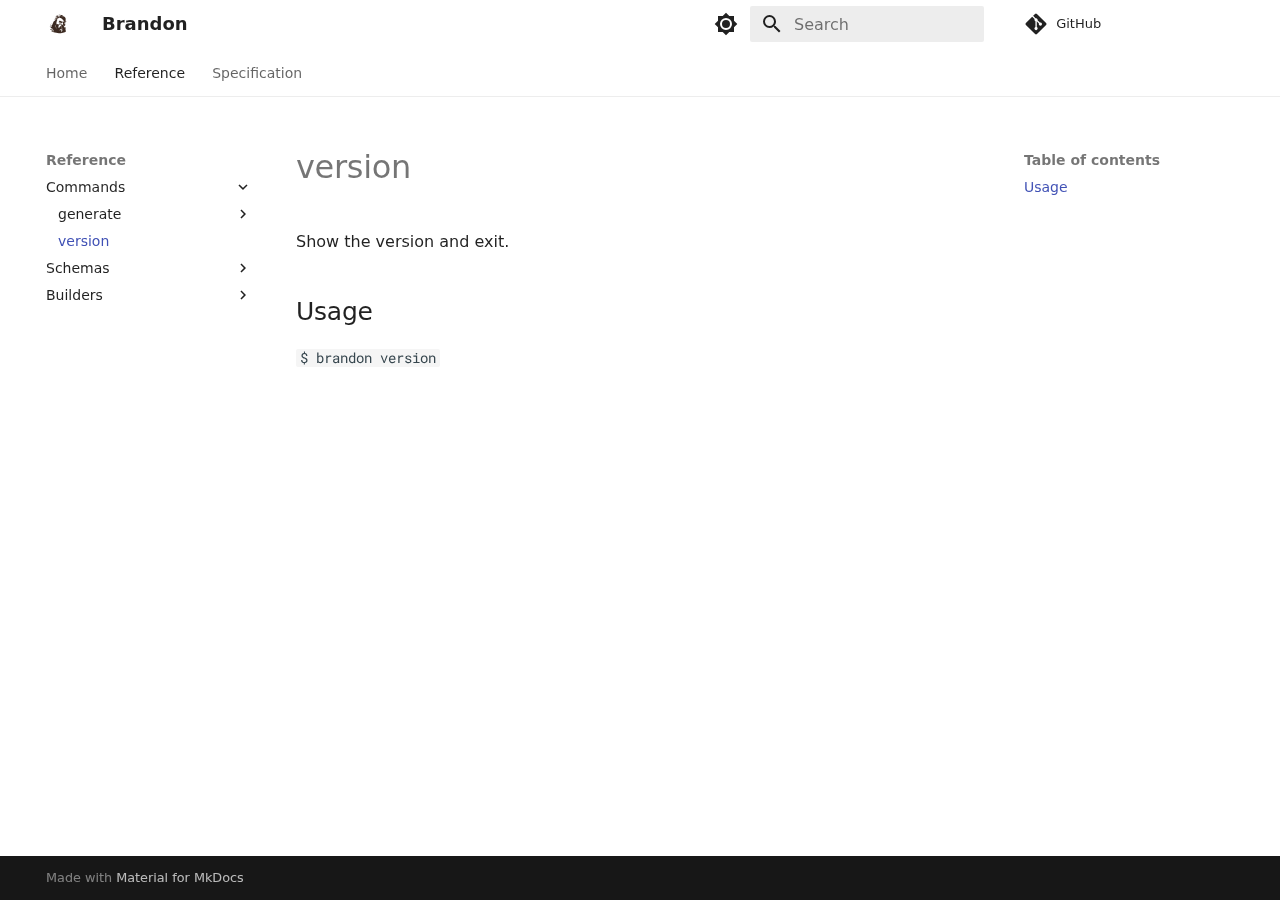
<file: reference/version/index.html>
<!doctype html>
<html lang="en" class="no-js">
  <head>
    
      <meta charset="utf-8">
      <meta name="viewport" content="width=device-width,initial-scale=1">
      
      
      
      
        <link rel="prev" href="../summary/">
      
      
        <link rel="next" href="../enums/">
      
      <link rel="icon" href="../../assets/favicon.png">
      <meta name="generator" content="mkdocs-1.4.3, mkdocs-material-9.1.15">
    
    
      
        <title>version - Brandon</title>
      
    
    
      <link rel="stylesheet" href="../../assets/stylesheets/main.26e3688c.min.css">
      
        
        <link rel="stylesheet" href="../../assets/stylesheets/palette.ecc896b0.min.css">
      
      

    
    
    
      
        
        
        <link rel="preconnect" href="https://fonts.gstatic.com" crossorigin>
        <link rel="stylesheet" href="https://fonts.googleapis.com/css?family=Roboto:300,300i,400,400i,700,700i%7CRoboto+Mono:400,400i,700,700i&display=fallback">
        <style>:root{--md-text-font:"Roboto";--md-code-font:"Roboto Mono"}</style>
      
    
    
      <link rel="stylesheet" href="../../stylesheets/extra.css">
    
    <script>__md_scope=new URL("../..",location),__md_hash=e=>[...e].reduce((e,_)=>(e<<5)-e+_.charCodeAt(0),0),__md_get=(e,_=localStorage,t=__md_scope)=>JSON.parse(_.getItem(t.pathname+"."+e)),__md_set=(e,_,t=localStorage,a=__md_scope)=>{try{t.setItem(a.pathname+"."+e,JSON.stringify(_))}catch(e){}}</script>
    
      

    
    
    
  </head>
  
  
    
    
      
    
    
    
    
    <body dir="ltr" data-md-color-scheme="default" data-md-color-primary="white" data-md-color-accent="light-blue">
  
    
    
      <script>var palette=__md_get("__palette");if(palette&&"object"==typeof palette.color)for(var key of Object.keys(palette.color))document.body.setAttribute("data-md-color-"+key,palette.color[key])</script>
    
    <input class="md-toggle" data-md-toggle="drawer" type="checkbox" id="__drawer" autocomplete="off">
    <input class="md-toggle" data-md-toggle="search" type="checkbox" id="__search" autocomplete="off">
    <label class="md-overlay" for="__drawer"></label>
    <div data-md-component="skip">
      
        
        <a href="#version" class="md-skip">
          Skip to content
        </a>
      
    </div>
    <div data-md-component="announce">
      
    </div>
    
    
      

<header class="md-header" data-md-component="header">
  <nav class="md-header__inner md-grid" aria-label="Header">
    <a href="../.." title="Brandon" class="md-header__button md-logo" aria-label="Brandon" data-md-component="logo">
      
  <img src="../../assets/logo.svg" alt="logo">

    </a>
    <label class="md-header__button md-icon" for="__drawer">
      <svg xmlns="http://www.w3.org/2000/svg" viewBox="0 0 24 24"><path d="M3 6h18v2H3V6m0 5h18v2H3v-2m0 5h18v2H3v-2Z"/></svg>
    </label>
    <div class="md-header__title" data-md-component="header-title">
      <div class="md-header__ellipsis">
        <div class="md-header__topic">
          <span class="md-ellipsis">
            Brandon
          </span>
        </div>
        <div class="md-header__topic" data-md-component="header-topic">
          <span class="md-ellipsis">
            
              version
            
          </span>
        </div>
      </div>
    </div>
    
      
        <form class="md-header__option" data-md-component="palette">
          
            
            
            
            <input class="md-option" data-md-color-media="" data-md-color-scheme="default" data-md-color-primary="white" data-md-color-accent="light-blue"  aria-label="Switch to dark mode"  type="radio" name="__palette" id="__palette_1">
            
              <label class="md-header__button md-icon" title="Switch to dark mode" for="__palette_2" hidden>
                <svg xmlns="http://www.w3.org/2000/svg" viewBox="0 0 24 24"><path d="M12 8a4 4 0 0 0-4 4 4 4 0 0 0 4 4 4 4 0 0 0 4-4 4 4 0 0 0-4-4m0 10a6 6 0 0 1-6-6 6 6 0 0 1 6-6 6 6 0 0 1 6 6 6 6 0 0 1-6 6m8-9.31V4h-4.69L12 .69 8.69 4H4v4.69L.69 12 4 15.31V20h4.69L12 23.31 15.31 20H20v-4.69L23.31 12 20 8.69Z"/></svg>
              </label>
            
          
            
            
            
            <input class="md-option" data-md-color-media="" data-md-color-scheme="slate" data-md-color-primary="white" data-md-color-accent="light-blue"  aria-label="Switch to light mode"  type="radio" name="__palette" id="__palette_2">
            
              <label class="md-header__button md-icon" title="Switch to light mode" for="__palette_1" hidden>
                <svg xmlns="http://www.w3.org/2000/svg" viewBox="0 0 24 24"><path d="M12 18c-.89 0-1.74-.2-2.5-.55C11.56 16.5 13 14.42 13 12c0-2.42-1.44-4.5-3.5-5.45C10.26 6.2 11.11 6 12 6a6 6 0 0 1 6 6 6 6 0 0 1-6 6m8-9.31V4h-4.69L12 .69 8.69 4H4v4.69L.69 12 4 15.31V20h4.69L12 23.31 15.31 20H20v-4.69L23.31 12 20 8.69Z"/></svg>
              </label>
            
          
        </form>
      
    
    
    
      <label class="md-header__button md-icon" for="__search">
        <svg xmlns="http://www.w3.org/2000/svg" viewBox="0 0 24 24"><path d="M9.5 3A6.5 6.5 0 0 1 16 9.5c0 1.61-.59 3.09-1.56 4.23l.27.27h.79l5 5-1.5 1.5-5-5v-.79l-.27-.27A6.516 6.516 0 0 1 9.5 16 6.5 6.5 0 0 1 3 9.5 6.5 6.5 0 0 1 9.5 3m0 2C7 5 5 7 5 9.5S7 14 9.5 14 14 12 14 9.5 12 5 9.5 5Z"/></svg>
      </label>
      <div class="md-search" data-md-component="search" role="dialog">
  <label class="md-search__overlay" for="__search"></label>
  <div class="md-search__inner" role="search">
    <form class="md-search__form" name="search">
      <input type="text" class="md-search__input" name="query" aria-label="Search" placeholder="Search" autocapitalize="off" autocorrect="off" autocomplete="off" spellcheck="false" data-md-component="search-query" required>
      <label class="md-search__icon md-icon" for="__search">
        <svg xmlns="http://www.w3.org/2000/svg" viewBox="0 0 24 24"><path d="M9.5 3A6.5 6.5 0 0 1 16 9.5c0 1.61-.59 3.09-1.56 4.23l.27.27h.79l5 5-1.5 1.5-5-5v-.79l-.27-.27A6.516 6.516 0 0 1 9.5 16 6.5 6.5 0 0 1 3 9.5 6.5 6.5 0 0 1 9.5 3m0 2C7 5 5 7 5 9.5S7 14 9.5 14 14 12 14 9.5 12 5 9.5 5Z"/></svg>
        <svg xmlns="http://www.w3.org/2000/svg" viewBox="0 0 24 24"><path d="M20 11v2H8l5.5 5.5-1.42 1.42L4.16 12l7.92-7.92L13.5 5.5 8 11h12Z"/></svg>
      </label>
      <nav class="md-search__options" aria-label="Search">
        
        <button type="reset" class="md-search__icon md-icon" title="Clear" aria-label="Clear" tabindex="-1">
          <svg xmlns="http://www.w3.org/2000/svg" viewBox="0 0 24 24"><path d="M19 6.41 17.59 5 12 10.59 6.41 5 5 6.41 10.59 12 5 17.59 6.41 19 12 13.41 17.59 19 19 17.59 13.41 12 19 6.41Z"/></svg>
        </button>
      </nav>
      
    </form>
    <div class="md-search__output">
      <div class="md-search__scrollwrap" data-md-scrollfix>
        <div class="md-search-result" data-md-component="search-result">
          <div class="md-search-result__meta">
            Initializing search
          </div>
          <ol class="md-search-result__list" role="presentation"></ol>
        </div>
      </div>
    </div>
  </div>
</div>
    
    
      <div class="md-header__source">
        <a href="https://github.com/wmorellato/brandon" title="Go to repository" class="md-source" data-md-component="source">
  <div class="md-source__icon md-icon">
    
    <svg xmlns="http://www.w3.org/2000/svg" viewBox="0 0 448 512"><!--! Font Awesome Free 6.4.0 by @fontawesome - https://fontawesome.com License - https://fontawesome.com/license/free (Icons: CC BY 4.0, Fonts: SIL OFL 1.1, Code: MIT License) Copyright 2023 Fonticons, Inc.--><path d="M439.55 236.05 244 40.45a28.87 28.87 0 0 0-40.81 0l-40.66 40.63 51.52 51.52c27.06-9.14 52.68 16.77 43.39 43.68l49.66 49.66c34.23-11.8 61.18 31 35.47 56.69-26.49 26.49-70.21-2.87-56-37.34L240.22 199v121.85c25.3 12.54 22.26 41.85 9.08 55a34.34 34.34 0 0 1-48.55 0c-17.57-17.6-11.07-46.91 11.25-56v-123c-20.8-8.51-24.6-30.74-18.64-45L142.57 101 8.45 235.14a28.86 28.86 0 0 0 0 40.81l195.61 195.6a28.86 28.86 0 0 0 40.8 0l194.69-194.69a28.86 28.86 0 0 0 0-40.81z"/></svg>
  </div>
  <div class="md-source__repository">
    GitHub
  </div>
</a>
      </div>
    
  </nav>
  
</header>
    
    <div class="md-container" data-md-component="container">
      
      
        
          
            
<nav class="md-tabs" aria-label="Tabs" data-md-component="tabs">
  <div class="md-grid">
    <ul class="md-tabs__list">
      
        
  
  


  <li class="md-tabs__item">
    <a href="../.." class="md-tabs__link">
      Home
    </a>
  </li>

      
        
  
  
    
  


  
  
  
    

  
  
  
    

  
  
  
    <li class="md-tabs__item">
      <a href="../project/" class="md-tabs__link md-tabs__link--active">
        Reference
      </a>
    </li>
  

  

  

      
        
  
  


  
  
  
    <li class="md-tabs__item">
      <a href="../../specification/spec/" class="md-tabs__link">
        Specification
      </a>
    </li>
  

      
    </ul>
  </div>
</nav>
          
        
      
      <main class="md-main" data-md-component="main">
        <div class="md-main__inner md-grid">
          
            
              
              <div class="md-sidebar md-sidebar--primary" data-md-component="sidebar" data-md-type="navigation" >
                <div class="md-sidebar__scrollwrap">
                  <div class="md-sidebar__inner">
                    

  


<nav class="md-nav md-nav--primary md-nav--lifted" aria-label="Navigation" data-md-level="0">
  <label class="md-nav__title" for="__drawer">
    <a href="../.." title="Brandon" class="md-nav__button md-logo" aria-label="Brandon" data-md-component="logo">
      
  <img src="../../assets/logo.svg" alt="logo">

    </a>
    Brandon
  </label>
  
    <div class="md-nav__source">
      <a href="https://github.com/wmorellato/brandon" title="Go to repository" class="md-source" data-md-component="source">
  <div class="md-source__icon md-icon">
    
    <svg xmlns="http://www.w3.org/2000/svg" viewBox="0 0 448 512"><!--! Font Awesome Free 6.4.0 by @fontawesome - https://fontawesome.com License - https://fontawesome.com/license/free (Icons: CC BY 4.0, Fonts: SIL OFL 1.1, Code: MIT License) Copyright 2023 Fonticons, Inc.--><path d="M439.55 236.05 244 40.45a28.87 28.87 0 0 0-40.81 0l-40.66 40.63 51.52 51.52c27.06-9.14 52.68 16.77 43.39 43.68l49.66 49.66c34.23-11.8 61.18 31 35.47 56.69-26.49 26.49-70.21-2.87-56-37.34L240.22 199v121.85c25.3 12.54 22.26 41.85 9.08 55a34.34 34.34 0 0 1-48.55 0c-17.57-17.6-11.07-46.91 11.25-56v-123c-20.8-8.51-24.6-30.74-18.64-45L142.57 101 8.45 235.14a28.86 28.86 0 0 0 0 40.81l195.61 195.6a28.86 28.86 0 0 0 40.8 0l194.69-194.69a28.86 28.86 0 0 0 0-40.81z"/></svg>
  </div>
  <div class="md-source__repository">
    GitHub
  </div>
</a>
    </div>
  
  <ul class="md-nav__list" data-md-scrollfix>
    
      
      
      

  
  
  
    <li class="md-nav__item">
      <a href="../.." class="md-nav__link">
        Home
      </a>
    </li>
  

    
      
      
      

  
  
    
  
  
    
    <li class="md-nav__item md-nav__item--active md-nav__item--nested">
      
      
      
      
      <input class="md-nav__toggle md-toggle " type="checkbox" id="__nav_2" checked>
      
      
      
        <label class="md-nav__link" for="__nav_2" id="__nav_2_label" tabindex="0">
          Reference
          <span class="md-nav__icon md-icon"></span>
        </label>
      
      <nav class="md-nav" data-md-level="1" aria-labelledby="__nav_2_label" aria-expanded="true">
        <label class="md-nav__title" for="__nav_2">
          <span class="md-nav__icon md-icon"></span>
          Reference
        </label>
        <ul class="md-nav__list" data-md-scrollfix>
          
            
              
  
  
    
  
  
    
    <li class="md-nav__item md-nav__item--active md-nav__item--nested">
      
      
      
      
      <input class="md-nav__toggle md-toggle " type="checkbox" id="__nav_2_1" checked>
      
      
      
        <label class="md-nav__link" for="__nav_2_1" id="__nav_2_1_label" tabindex="0">
          Commands
          <span class="md-nav__icon md-icon"></span>
        </label>
      
      <nav class="md-nav" data-md-level="2" aria-labelledby="__nav_2_1_label" aria-expanded="true">
        <label class="md-nav__title" for="__nav_2_1">
          <span class="md-nav__icon md-icon"></span>
          Commands
        </label>
        <ul class="md-nav__list" data-md-scrollfix>
          
            
              
  
  
  
    
    <li class="md-nav__item md-nav__item--nested">
      
      
      
      
      <input class="md-nav__toggle md-toggle " type="checkbox" id="__nav_2_1_1" >
      
      
      
        <label class="md-nav__link" for="__nav_2_1_1" id="__nav_2_1_1_label" tabindex="0">
          generate
          <span class="md-nav__icon md-icon"></span>
        </label>
      
      <nav class="md-nav" data-md-level="3" aria-labelledby="__nav_2_1_1_label" aria-expanded="false">
        <label class="md-nav__title" for="__nav_2_1_1">
          <span class="md-nav__icon md-icon"></span>
          generate
        </label>
        <ul class="md-nav__list" data-md-scrollfix>
          
            
              
  
  
  
    <li class="md-nav__item">
      <a href="../project/" class="md-nav__link">
        project
      </a>
    </li>
  

            
          
            
              
  
  
  
    <li class="md-nav__item">
      <a href="../docs/" class="md-nav__link">
        docs
      </a>
    </li>
  

            
          
            
              
  
  
  
    <li class="md-nav__item">
      <a href="../summary/" class="md-nav__link">
        summary
      </a>
    </li>
  

            
          
        </ul>
      </nav>
    </li>
  

            
          
            
              
  
  
    
  
  
    <li class="md-nav__item md-nav__item--active">
      
      <input class="md-nav__toggle md-toggle" type="checkbox" id="__toc">
      
      
        
      
      
        <label class="md-nav__link md-nav__link--active" for="__toc">
          version
          <span class="md-nav__icon md-icon"></span>
        </label>
      
      <a href="./" class="md-nav__link md-nav__link--active">
        version
      </a>
      
        

<nav class="md-nav md-nav--secondary" aria-label="Table of contents">
  
  
  
    
  
  
    <label class="md-nav__title" for="__toc">
      <span class="md-nav__icon md-icon"></span>
      Table of contents
    </label>
    <ul class="md-nav__list" data-md-component="toc" data-md-scrollfix>
      
        <li class="md-nav__item">
  <a href="#usage" class="md-nav__link">
    Usage
  </a>
  
</li>
      
    </ul>
  
</nav>
      
    </li>
  

            
          
        </ul>
      </nav>
    </li>
  

            
          
            
              
  
  
  
    
    <li class="md-nav__item md-nav__item--nested">
      
      
      
      
      <input class="md-nav__toggle md-toggle " type="checkbox" id="__nav_2_2" >
      
      
      
        <label class="md-nav__link" for="__nav_2_2" id="__nav_2_2_label" tabindex="0">
          Schemas
          <span class="md-nav__icon md-icon"></span>
        </label>
      
      <nav class="md-nav" data-md-level="2" aria-labelledby="__nav_2_2_label" aria-expanded="false">
        <label class="md-nav__title" for="__nav_2_2">
          <span class="md-nav__icon md-icon"></span>
          Schemas
        </label>
        <ul class="md-nav__list" data-md-scrollfix>
          
            
              
  
  
  
    <li class="md-nav__item">
      <a href="../enums/" class="md-nav__link">
        Enums
      </a>
    </li>
  

            
          
        </ul>
      </nav>
    </li>
  

            
          
            
              
  
  
  
    
    <li class="md-nav__item md-nav__item--nested">
      
      
      
      
      <input class="md-nav__toggle md-toggle " type="checkbox" id="__nav_2_3" >
      
      
      
        <label class="md-nav__link" for="__nav_2_3" id="__nav_2_3_label" tabindex="0">
          Builders
          <span class="md-nav__icon md-icon"></span>
        </label>
      
      <nav class="md-nav" data-md-level="2" aria-labelledby="__nav_2_3_label" aria-expanded="false">
        <label class="md-nav__title" for="__nav_2_3">
          <span class="md-nav__icon md-icon"></span>
          Builders
        </label>
        <ul class="md-nav__list" data-md-scrollfix>
          
            
              
  
  
  
    <li class="md-nav__item">
      <a href="../builders/python/" class="md-nav__link">
        Python
      </a>
    </li>
  

            
          
            
              
  
  
  
    <li class="md-nav__item">
      <a href="../builders/docs/" class="md-nav__link">
        Documentation
      </a>
    </li>
  

            
          
        </ul>
      </nav>
    </li>
  

            
          
        </ul>
      </nav>
    </li>
  

    
      
      
      

  
  
  
    
    <li class="md-nav__item md-nav__item--nested">
      
      
      
      
      <input class="md-nav__toggle md-toggle " type="checkbox" id="__nav_3" >
      
      
      
        <label class="md-nav__link" for="__nav_3" id="__nav_3_label" tabindex="0">
          Specification
          <span class="md-nav__icon md-icon"></span>
        </label>
      
      <nav class="md-nav" data-md-level="1" aria-labelledby="__nav_3_label" aria-expanded="false">
        <label class="md-nav__title" for="__nav_3">
          <span class="md-nav__icon md-icon"></span>
          Specification
        </label>
        <ul class="md-nav__list" data-md-scrollfix>
          
            
              
  
  
  
    <li class="md-nav__item">
      <a href="../../specification/spec/" class="md-nav__link">
        Reference
      </a>
    </li>
  

            
          
            
              
  
  
  
    <li class="md-nav__item">
      <a href="../../specification/examples/" class="md-nav__link">
        Examples
      </a>
    </li>
  

            
          
        </ul>
      </nav>
    </li>
  

    
  </ul>
</nav>
                  </div>
                </div>
              </div>
            
            
              
              <div class="md-sidebar md-sidebar--secondary" data-md-component="sidebar" data-md-type="toc" >
                <div class="md-sidebar__scrollwrap">
                  <div class="md-sidebar__inner">
                    

<nav class="md-nav md-nav--secondary" aria-label="Table of contents">
  
  
  
    
  
  
    <label class="md-nav__title" for="__toc">
      <span class="md-nav__icon md-icon"></span>
      Table of contents
    </label>
    <ul class="md-nav__list" data-md-component="toc" data-md-scrollfix>
      
        <li class="md-nav__item">
  <a href="#usage" class="md-nav__link">
    Usage
  </a>
  
</li>
      
    </ul>
  
</nav>
                  </div>
                </div>
              </div>
            
          
          
            <div class="md-content" data-md-component="content">
              <article class="md-content__inner md-typeset">
                
                  

  
  


<h1 id="version">version</h1>
<p>Show the version and exit.</p>
<h2 id="usage">Usage</h2>
<p><code>$ brandon version</code></p>





                
              </article>
            </div>
          
          
        </div>
        
      </main>
      
        <footer class="md-footer">
  
  <div class="md-footer-meta md-typeset">
    <div class="md-footer-meta__inner md-grid">
      <div class="md-copyright">
  
  
    Made with
    <a href="https://squidfunk.github.io/mkdocs-material/" target="_blank" rel="noopener">
      Material for MkDocs
    </a>
  
</div>
      
    </div>
  </div>
</footer>
      
    </div>
    <div class="md-dialog" data-md-component="dialog">
      <div class="md-dialog__inner md-typeset"></div>
    </div>
    
    <script id="__config" type="application/json">{"base": "../..", "features": ["navigation.instant", "navigation.tabs"], "search": "../../assets/javascripts/workers/search.208ed371.min.js", "translations": {"clipboard.copied": "Copied to clipboard", "clipboard.copy": "Copy to clipboard", "search.result.more.one": "1 more on this page", "search.result.more.other": "# more on this page", "search.result.none": "No matching documents", "search.result.one": "1 matching document", "search.result.other": "# matching documents", "search.result.placeholder": "Type to start searching", "search.result.term.missing": "Missing", "select.version": "Select version"}}</script>
    
    
      <script src="../../assets/javascripts/bundle.b4d07000.min.js"></script>
      
    
  </body>
</html>
</file>
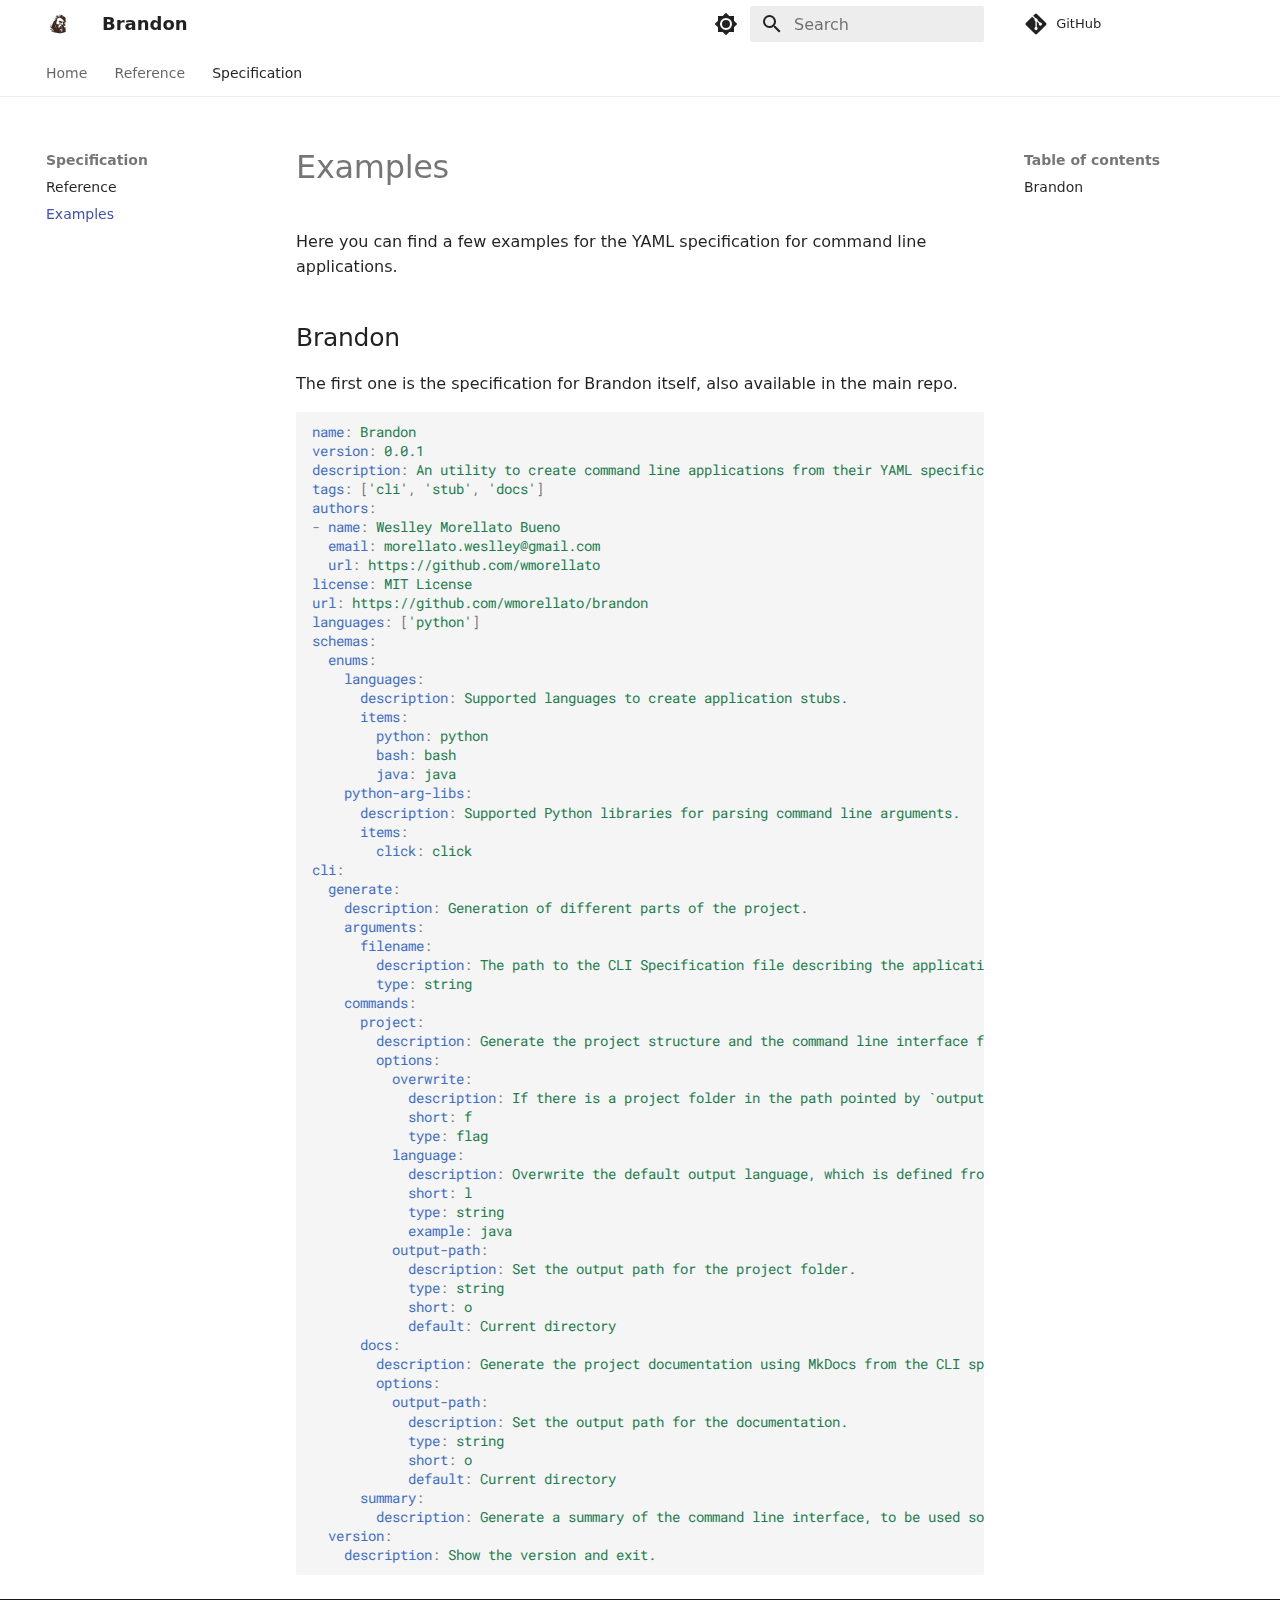
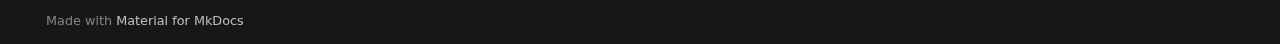
<file: specification/examples/index.html>
<!doctype html>
<html lang="en" class="no-js">
  <head>
    
      <meta charset="utf-8">
      <meta name="viewport" content="width=device-width,initial-scale=1">
      
      
      
      
        <link rel="prev" href="../spec/">
      
      
      <link rel="icon" href="../../assets/favicon.png">
      <meta name="generator" content="mkdocs-1.4.3, mkdocs-material-9.1.15">
    
    
      
        <title>Examples - Brandon</title>
      
    
    
      <link rel="stylesheet" href="../../assets/stylesheets/main.26e3688c.min.css">
      
        
        <link rel="stylesheet" href="../../assets/stylesheets/palette.ecc896b0.min.css">
      
      

    
    
    
      
        
        
        <link rel="preconnect" href="https://fonts.gstatic.com" crossorigin>
        <link rel="stylesheet" href="https://fonts.googleapis.com/css?family=Roboto:300,300i,400,400i,700,700i%7CRoboto+Mono:400,400i,700,700i&display=fallback">
        <style>:root{--md-text-font:"Roboto";--md-code-font:"Roboto Mono"}</style>
      
    
    
      <link rel="stylesheet" href="../../stylesheets/extra.css">
    
    <script>__md_scope=new URL("../..",location),__md_hash=e=>[...e].reduce((e,_)=>(e<<5)-e+_.charCodeAt(0),0),__md_get=(e,_=localStorage,t=__md_scope)=>JSON.parse(_.getItem(t.pathname+"."+e)),__md_set=(e,_,t=localStorage,a=__md_scope)=>{try{t.setItem(a.pathname+"."+e,JSON.stringify(_))}catch(e){}}</script>
    
      

    
    
    
  </head>
  
  
    
    
      
    
    
    
    
    <body dir="ltr" data-md-color-scheme="default" data-md-color-primary="white" data-md-color-accent="light-blue">
  
    
    
      <script>var palette=__md_get("__palette");if(palette&&"object"==typeof palette.color)for(var key of Object.keys(palette.color))document.body.setAttribute("data-md-color-"+key,palette.color[key])</script>
    
    <input class="md-toggle" data-md-toggle="drawer" type="checkbox" id="__drawer" autocomplete="off">
    <input class="md-toggle" data-md-toggle="search" type="checkbox" id="__search" autocomplete="off">
    <label class="md-overlay" for="__drawer"></label>
    <div data-md-component="skip">
      
        
        <a href="#examples" class="md-skip">
          Skip to content
        </a>
      
    </div>
    <div data-md-component="announce">
      
    </div>
    
    
      

<header class="md-header" data-md-component="header">
  <nav class="md-header__inner md-grid" aria-label="Header">
    <a href="../.." title="Brandon" class="md-header__button md-logo" aria-label="Brandon" data-md-component="logo">
      
  <img src="../../assets/logo.svg" alt="logo">

    </a>
    <label class="md-header__button md-icon" for="__drawer">
      <svg xmlns="http://www.w3.org/2000/svg" viewBox="0 0 24 24"><path d="M3 6h18v2H3V6m0 5h18v2H3v-2m0 5h18v2H3v-2Z"/></svg>
    </label>
    <div class="md-header__title" data-md-component="header-title">
      <div class="md-header__ellipsis">
        <div class="md-header__topic">
          <span class="md-ellipsis">
            Brandon
          </span>
        </div>
        <div class="md-header__topic" data-md-component="header-topic">
          <span class="md-ellipsis">
            
              Examples
            
          </span>
        </div>
      </div>
    </div>
    
      
        <form class="md-header__option" data-md-component="palette">
          
            
            
            
            <input class="md-option" data-md-color-media="" data-md-color-scheme="default" data-md-color-primary="white" data-md-color-accent="light-blue"  aria-label="Switch to dark mode"  type="radio" name="__palette" id="__palette_1">
            
              <label class="md-header__button md-icon" title="Switch to dark mode" for="__palette_2" hidden>
                <svg xmlns="http://www.w3.org/2000/svg" viewBox="0 0 24 24"><path d="M12 8a4 4 0 0 0-4 4 4 4 0 0 0 4 4 4 4 0 0 0 4-4 4 4 0 0 0-4-4m0 10a6 6 0 0 1-6-6 6 6 0 0 1 6-6 6 6 0 0 1 6 6 6 6 0 0 1-6 6m8-9.31V4h-4.69L12 .69 8.69 4H4v4.69L.69 12 4 15.31V20h4.69L12 23.31 15.31 20H20v-4.69L23.31 12 20 8.69Z"/></svg>
              </label>
            
          
            
            
            
            <input class="md-option" data-md-color-media="" data-md-color-scheme="slate" data-md-color-primary="white" data-md-color-accent="light-blue"  aria-label="Switch to light mode"  type="radio" name="__palette" id="__palette_2">
            
              <label class="md-header__button md-icon" title="Switch to light mode" for="__palette_1" hidden>
                <svg xmlns="http://www.w3.org/2000/svg" viewBox="0 0 24 24"><path d="M12 18c-.89 0-1.74-.2-2.5-.55C11.56 16.5 13 14.42 13 12c0-2.42-1.44-4.5-3.5-5.45C10.26 6.2 11.11 6 12 6a6 6 0 0 1 6 6 6 6 0 0 1-6 6m8-9.31V4h-4.69L12 .69 8.69 4H4v4.69L.69 12 4 15.31V20h4.69L12 23.31 15.31 20H20v-4.69L23.31 12 20 8.69Z"/></svg>
              </label>
            
          
        </form>
      
    
    
    
      <label class="md-header__button md-icon" for="__search">
        <svg xmlns="http://www.w3.org/2000/svg" viewBox="0 0 24 24"><path d="M9.5 3A6.5 6.5 0 0 1 16 9.5c0 1.61-.59 3.09-1.56 4.23l.27.27h.79l5 5-1.5 1.5-5-5v-.79l-.27-.27A6.516 6.516 0 0 1 9.5 16 6.5 6.5 0 0 1 3 9.5 6.5 6.5 0 0 1 9.5 3m0 2C7 5 5 7 5 9.5S7 14 9.5 14 14 12 14 9.5 12 5 9.5 5Z"/></svg>
      </label>
      <div class="md-search" data-md-component="search" role="dialog">
  <label class="md-search__overlay" for="__search"></label>
  <div class="md-search__inner" role="search">
    <form class="md-search__form" name="search">
      <input type="text" class="md-search__input" name="query" aria-label="Search" placeholder="Search" autocapitalize="off" autocorrect="off" autocomplete="off" spellcheck="false" data-md-component="search-query" required>
      <label class="md-search__icon md-icon" for="__search">
        <svg xmlns="http://www.w3.org/2000/svg" viewBox="0 0 24 24"><path d="M9.5 3A6.5 6.5 0 0 1 16 9.5c0 1.61-.59 3.09-1.56 4.23l.27.27h.79l5 5-1.5 1.5-5-5v-.79l-.27-.27A6.516 6.516 0 0 1 9.5 16 6.5 6.5 0 0 1 3 9.5 6.5 6.5 0 0 1 9.5 3m0 2C7 5 5 7 5 9.5S7 14 9.5 14 14 12 14 9.5 12 5 9.5 5Z"/></svg>
        <svg xmlns="http://www.w3.org/2000/svg" viewBox="0 0 24 24"><path d="M20 11v2H8l5.5 5.5-1.42 1.42L4.16 12l7.92-7.92L13.5 5.5 8 11h12Z"/></svg>
      </label>
      <nav class="md-search__options" aria-label="Search">
        
        <button type="reset" class="md-search__icon md-icon" title="Clear" aria-label="Clear" tabindex="-1">
          <svg xmlns="http://www.w3.org/2000/svg" viewBox="0 0 24 24"><path d="M19 6.41 17.59 5 12 10.59 6.41 5 5 6.41 10.59 12 5 17.59 6.41 19 12 13.41 17.59 19 19 17.59 13.41 12 19 6.41Z"/></svg>
        </button>
      </nav>
      
    </form>
    <div class="md-search__output">
      <div class="md-search__scrollwrap" data-md-scrollfix>
        <div class="md-search-result" data-md-component="search-result">
          <div class="md-search-result__meta">
            Initializing search
          </div>
          <ol class="md-search-result__list" role="presentation"></ol>
        </div>
      </div>
    </div>
  </div>
</div>
    
    
      <div class="md-header__source">
        <a href="https://github.com/wmorellato/brandon" title="Go to repository" class="md-source" data-md-component="source">
  <div class="md-source__icon md-icon">
    
    <svg xmlns="http://www.w3.org/2000/svg" viewBox="0 0 448 512"><!--! Font Awesome Free 6.4.0 by @fontawesome - https://fontawesome.com License - https://fontawesome.com/license/free (Icons: CC BY 4.0, Fonts: SIL OFL 1.1, Code: MIT License) Copyright 2023 Fonticons, Inc.--><path d="M439.55 236.05 244 40.45a28.87 28.87 0 0 0-40.81 0l-40.66 40.63 51.52 51.52c27.06-9.14 52.68 16.77 43.39 43.68l49.66 49.66c34.23-11.8 61.18 31 35.47 56.69-26.49 26.49-70.21-2.87-56-37.34L240.22 199v121.85c25.3 12.54 22.26 41.85 9.08 55a34.34 34.34 0 0 1-48.55 0c-17.57-17.6-11.07-46.91 11.25-56v-123c-20.8-8.51-24.6-30.74-18.64-45L142.57 101 8.45 235.14a28.86 28.86 0 0 0 0 40.81l195.61 195.6a28.86 28.86 0 0 0 40.8 0l194.69-194.69a28.86 28.86 0 0 0 0-40.81z"/></svg>
  </div>
  <div class="md-source__repository">
    GitHub
  </div>
</a>
      </div>
    
  </nav>
  
</header>
    
    <div class="md-container" data-md-component="container">
      
      
        
          
            
<nav class="md-tabs" aria-label="Tabs" data-md-component="tabs">
  <div class="md-grid">
    <ul class="md-tabs__list">
      
        
  
  


  <li class="md-tabs__item">
    <a href="../.." class="md-tabs__link">
      Home
    </a>
  </li>

      
        
  
  


  
  
  
    

  
  
  
    

  
  
  
    <li class="md-tabs__item">
      <a href="../../reference/project/" class="md-tabs__link">
        Reference
      </a>
    </li>
  

  

  

      
        
  
  
    
  


  
  
  
    <li class="md-tabs__item">
      <a href="../spec/" class="md-tabs__link md-tabs__link--active">
        Specification
      </a>
    </li>
  

      
    </ul>
  </div>
</nav>
          
        
      
      <main class="md-main" data-md-component="main">
        <div class="md-main__inner md-grid">
          
            
              
              <div class="md-sidebar md-sidebar--primary" data-md-component="sidebar" data-md-type="navigation" >
                <div class="md-sidebar__scrollwrap">
                  <div class="md-sidebar__inner">
                    

  


<nav class="md-nav md-nav--primary md-nav--lifted" aria-label="Navigation" data-md-level="0">
  <label class="md-nav__title" for="__drawer">
    <a href="../.." title="Brandon" class="md-nav__button md-logo" aria-label="Brandon" data-md-component="logo">
      
  <img src="../../assets/logo.svg" alt="logo">

    </a>
    Brandon
  </label>
  
    <div class="md-nav__source">
      <a href="https://github.com/wmorellato/brandon" title="Go to repository" class="md-source" data-md-component="source">
  <div class="md-source__icon md-icon">
    
    <svg xmlns="http://www.w3.org/2000/svg" viewBox="0 0 448 512"><!--! Font Awesome Free 6.4.0 by @fontawesome - https://fontawesome.com License - https://fontawesome.com/license/free (Icons: CC BY 4.0, Fonts: SIL OFL 1.1, Code: MIT License) Copyright 2023 Fonticons, Inc.--><path d="M439.55 236.05 244 40.45a28.87 28.87 0 0 0-40.81 0l-40.66 40.63 51.52 51.52c27.06-9.14 52.68 16.77 43.39 43.68l49.66 49.66c34.23-11.8 61.18 31 35.47 56.69-26.49 26.49-70.21-2.87-56-37.34L240.22 199v121.85c25.3 12.54 22.26 41.85 9.08 55a34.34 34.34 0 0 1-48.55 0c-17.57-17.6-11.07-46.91 11.25-56v-123c-20.8-8.51-24.6-30.74-18.64-45L142.57 101 8.45 235.14a28.86 28.86 0 0 0 0 40.81l195.61 195.6a28.86 28.86 0 0 0 40.8 0l194.69-194.69a28.86 28.86 0 0 0 0-40.81z"/></svg>
  </div>
  <div class="md-source__repository">
    GitHub
  </div>
</a>
    </div>
  
  <ul class="md-nav__list" data-md-scrollfix>
    
      
      
      

  
  
  
    <li class="md-nav__item">
      <a href="../.." class="md-nav__link">
        Home
      </a>
    </li>
  

    
      
      
      

  
  
  
    
    <li class="md-nav__item md-nav__item--nested">
      
      
      
      
      <input class="md-nav__toggle md-toggle " type="checkbox" id="__nav_2" >
      
      
      
        <label class="md-nav__link" for="__nav_2" id="__nav_2_label" tabindex="0">
          Reference
          <span class="md-nav__icon md-icon"></span>
        </label>
      
      <nav class="md-nav" data-md-level="1" aria-labelledby="__nav_2_label" aria-expanded="false">
        <label class="md-nav__title" for="__nav_2">
          <span class="md-nav__icon md-icon"></span>
          Reference
        </label>
        <ul class="md-nav__list" data-md-scrollfix>
          
            
              
  
  
  
    
    <li class="md-nav__item md-nav__item--nested">
      
      
      
      
      <input class="md-nav__toggle md-toggle " type="checkbox" id="__nav_2_1" >
      
      
      
        <label class="md-nav__link" for="__nav_2_1" id="__nav_2_1_label" tabindex="0">
          Commands
          <span class="md-nav__icon md-icon"></span>
        </label>
      
      <nav class="md-nav" data-md-level="2" aria-labelledby="__nav_2_1_label" aria-expanded="false">
        <label class="md-nav__title" for="__nav_2_1">
          <span class="md-nav__icon md-icon"></span>
          Commands
        </label>
        <ul class="md-nav__list" data-md-scrollfix>
          
            
              
  
  
  
    
    <li class="md-nav__item md-nav__item--nested">
      
      
      
      
      <input class="md-nav__toggle md-toggle " type="checkbox" id="__nav_2_1_1" >
      
      
      
        <label class="md-nav__link" for="__nav_2_1_1" id="__nav_2_1_1_label" tabindex="0">
          generate
          <span class="md-nav__icon md-icon"></span>
        </label>
      
      <nav class="md-nav" data-md-level="3" aria-labelledby="__nav_2_1_1_label" aria-expanded="false">
        <label class="md-nav__title" for="__nav_2_1_1">
          <span class="md-nav__icon md-icon"></span>
          generate
        </label>
        <ul class="md-nav__list" data-md-scrollfix>
          
            
              
  
  
  
    <li class="md-nav__item">
      <a href="../../reference/project/" class="md-nav__link">
        project
      </a>
    </li>
  

            
          
            
              
  
  
  
    <li class="md-nav__item">
      <a href="../../reference/docs/" class="md-nav__link">
        docs
      </a>
    </li>
  

            
          
            
              
  
  
  
    <li class="md-nav__item">
      <a href="../../reference/summary/" class="md-nav__link">
        summary
      </a>
    </li>
  

            
          
        </ul>
      </nav>
    </li>
  

            
          
            
              
  
  
  
    <li class="md-nav__item">
      <a href="../../reference/version/" class="md-nav__link">
        version
      </a>
    </li>
  

            
          
        </ul>
      </nav>
    </li>
  

            
          
            
              
  
  
  
    
    <li class="md-nav__item md-nav__item--nested">
      
      
      
      
      <input class="md-nav__toggle md-toggle " type="checkbox" id="__nav_2_2" >
      
      
      
        <label class="md-nav__link" for="__nav_2_2" id="__nav_2_2_label" tabindex="0">
          Schemas
          <span class="md-nav__icon md-icon"></span>
        </label>
      
      <nav class="md-nav" data-md-level="2" aria-labelledby="__nav_2_2_label" aria-expanded="false">
        <label class="md-nav__title" for="__nav_2_2">
          <span class="md-nav__icon md-icon"></span>
          Schemas
        </label>
        <ul class="md-nav__list" data-md-scrollfix>
          
            
              
  
  
  
    <li class="md-nav__item">
      <a href="../../reference/enums/" class="md-nav__link">
        Enums
      </a>
    </li>
  

            
          
        </ul>
      </nav>
    </li>
  

            
          
            
              
  
  
  
    
    <li class="md-nav__item md-nav__item--nested">
      
      
      
      
      <input class="md-nav__toggle md-toggle " type="checkbox" id="__nav_2_3" >
      
      
      
        <label class="md-nav__link" for="__nav_2_3" id="__nav_2_3_label" tabindex="0">
          Builders
          <span class="md-nav__icon md-icon"></span>
        </label>
      
      <nav class="md-nav" data-md-level="2" aria-labelledby="__nav_2_3_label" aria-expanded="false">
        <label class="md-nav__title" for="__nav_2_3">
          <span class="md-nav__icon md-icon"></span>
          Builders
        </label>
        <ul class="md-nav__list" data-md-scrollfix>
          
            
              
  
  
  
    <li class="md-nav__item">
      <a href="../../reference/builders/python/" class="md-nav__link">
        Python
      </a>
    </li>
  

            
          
            
              
  
  
  
    <li class="md-nav__item">
      <a href="../../reference/builders/docs/" class="md-nav__link">
        Documentation
      </a>
    </li>
  

            
          
        </ul>
      </nav>
    </li>
  

            
          
        </ul>
      </nav>
    </li>
  

    
      
      
      

  
  
    
  
  
    
    <li class="md-nav__item md-nav__item--active md-nav__item--nested">
      
      
      
      
      <input class="md-nav__toggle md-toggle " type="checkbox" id="__nav_3" checked>
      
      
      
        <label class="md-nav__link" for="__nav_3" id="__nav_3_label" tabindex="0">
          Specification
          <span class="md-nav__icon md-icon"></span>
        </label>
      
      <nav class="md-nav" data-md-level="1" aria-labelledby="__nav_3_label" aria-expanded="true">
        <label class="md-nav__title" for="__nav_3">
          <span class="md-nav__icon md-icon"></span>
          Specification
        </label>
        <ul class="md-nav__list" data-md-scrollfix>
          
            
              
  
  
  
    <li class="md-nav__item">
      <a href="../spec/" class="md-nav__link">
        Reference
      </a>
    </li>
  

            
          
            
              
  
  
    
  
  
    <li class="md-nav__item md-nav__item--active">
      
      <input class="md-nav__toggle md-toggle" type="checkbox" id="__toc">
      
      
        
      
      
        <label class="md-nav__link md-nav__link--active" for="__toc">
          Examples
          <span class="md-nav__icon md-icon"></span>
        </label>
      
      <a href="./" class="md-nav__link md-nav__link--active">
        Examples
      </a>
      
        

<nav class="md-nav md-nav--secondary" aria-label="Table of contents">
  
  
  
    
  
  
    <label class="md-nav__title" for="__toc">
      <span class="md-nav__icon md-icon"></span>
      Table of contents
    </label>
    <ul class="md-nav__list" data-md-component="toc" data-md-scrollfix>
      
        <li class="md-nav__item">
  <a href="#brandon" class="md-nav__link">
    Brandon
  </a>
  
</li>
      
    </ul>
  
</nav>
      
    </li>
  

            
          
        </ul>
      </nav>
    </li>
  

    
  </ul>
</nav>
                  </div>
                </div>
              </div>
            
            
              
              <div class="md-sidebar md-sidebar--secondary" data-md-component="sidebar" data-md-type="toc" >
                <div class="md-sidebar__scrollwrap">
                  <div class="md-sidebar__inner">
                    

<nav class="md-nav md-nav--secondary" aria-label="Table of contents">
  
  
  
    
  
  
    <label class="md-nav__title" for="__toc">
      <span class="md-nav__icon md-icon"></span>
      Table of contents
    </label>
    <ul class="md-nav__list" data-md-component="toc" data-md-scrollfix>
      
        <li class="md-nav__item">
  <a href="#brandon" class="md-nav__link">
    Brandon
  </a>
  
</li>
      
    </ul>
  
</nav>
                  </div>
                </div>
              </div>
            
          
          
            <div class="md-content" data-md-component="content">
              <article class="md-content__inner md-typeset">
                
                  

  
  


<h1 id="examples">Examples</h1>
<p>Here you can find a few examples for the YAML specification for command line applications.</p>
<h2 id="brandon">Brandon</h2>
<p>The first one is the specification for Brandon itself, also available in the main repo.</p>
<div class="highlight"><pre><span></span><code><a id="__codelineno-0-1" name="__codelineno-0-1" href="#__codelineno-0-1"></a><span class="nt">name</span><span class="p">:</span><span class="w"> </span><span class="l l-Scalar l-Scalar-Plain">Brandon</span>
<a id="__codelineno-0-2" name="__codelineno-0-2" href="#__codelineno-0-2"></a><span class="nt">version</span><span class="p">:</span><span class="w"> </span><span class="l l-Scalar l-Scalar-Plain">0.0.1</span>
<a id="__codelineno-0-3" name="__codelineno-0-3" href="#__codelineno-0-3"></a><span class="nt">description</span><span class="p">:</span><span class="w"> </span><span class="l l-Scalar l-Scalar-Plain">An utility to create command line applications from their YAML specifications.</span>
<a id="__codelineno-0-4" name="__codelineno-0-4" href="#__codelineno-0-4"></a><span class="nt">tags</span><span class="p">:</span><span class="w"> </span><span class="p p-Indicator">[</span><span class="s">&#39;cli&#39;</span><span class="p p-Indicator">,</span><span class="w"> </span><span class="s">&#39;stub&#39;</span><span class="p p-Indicator">,</span><span class="w"> </span><span class="s">&#39;docs&#39;</span><span class="p p-Indicator">]</span>
<a id="__codelineno-0-5" name="__codelineno-0-5" href="#__codelineno-0-5"></a><span class="nt">authors</span><span class="p">:</span>
<a id="__codelineno-0-6" name="__codelineno-0-6" href="#__codelineno-0-6"></a><span class="p p-Indicator">-</span><span class="w"> </span><span class="nt">name</span><span class="p">:</span><span class="w"> </span><span class="l l-Scalar l-Scalar-Plain">Weslley Morellato Bueno</span>
<a id="__codelineno-0-7" name="__codelineno-0-7" href="#__codelineno-0-7"></a><span class="w">  </span><span class="nt">email</span><span class="p">:</span><span class="w"> </span><span class="l l-Scalar l-Scalar-Plain">morellato.weslley@gmail.com</span>
<a id="__codelineno-0-8" name="__codelineno-0-8" href="#__codelineno-0-8"></a><span class="w">  </span><span class="nt">url</span><span class="p">:</span><span class="w"> </span><span class="l l-Scalar l-Scalar-Plain">https://github.com/wmorellato</span>
<a id="__codelineno-0-9" name="__codelineno-0-9" href="#__codelineno-0-9"></a><span class="nt">license</span><span class="p">:</span><span class="w"> </span><span class="l l-Scalar l-Scalar-Plain">MIT License</span>
<a id="__codelineno-0-10" name="__codelineno-0-10" href="#__codelineno-0-10"></a><span class="nt">url</span><span class="p">:</span><span class="w"> </span><span class="l l-Scalar l-Scalar-Plain">https://github.com/wmorellato/brandon</span>
<a id="__codelineno-0-11" name="__codelineno-0-11" href="#__codelineno-0-11"></a><span class="nt">languages</span><span class="p">:</span><span class="w"> </span><span class="p p-Indicator">[</span><span class="s">&#39;python&#39;</span><span class="p p-Indicator">]</span>
<a id="__codelineno-0-12" name="__codelineno-0-12" href="#__codelineno-0-12"></a><span class="nt">schemas</span><span class="p">:</span>
<a id="__codelineno-0-13" name="__codelineno-0-13" href="#__codelineno-0-13"></a><span class="w">  </span><span class="nt">enums</span><span class="p">:</span>
<a id="__codelineno-0-14" name="__codelineno-0-14" href="#__codelineno-0-14"></a><span class="w">    </span><span class="nt">languages</span><span class="p">:</span>
<a id="__codelineno-0-15" name="__codelineno-0-15" href="#__codelineno-0-15"></a><span class="w">      </span><span class="nt">description</span><span class="p">:</span><span class="w"> </span><span class="l l-Scalar l-Scalar-Plain">Supported languages to create application stubs.</span>
<a id="__codelineno-0-16" name="__codelineno-0-16" href="#__codelineno-0-16"></a><span class="w">      </span><span class="nt">items</span><span class="p">:</span>
<a id="__codelineno-0-17" name="__codelineno-0-17" href="#__codelineno-0-17"></a><span class="w">        </span><span class="nt">python</span><span class="p">:</span><span class="w"> </span><span class="l l-Scalar l-Scalar-Plain">python</span>
<a id="__codelineno-0-18" name="__codelineno-0-18" href="#__codelineno-0-18"></a><span class="w">        </span><span class="nt">bash</span><span class="p">:</span><span class="w"> </span><span class="l l-Scalar l-Scalar-Plain">bash</span>
<a id="__codelineno-0-19" name="__codelineno-0-19" href="#__codelineno-0-19"></a><span class="w">        </span><span class="nt">java</span><span class="p">:</span><span class="w"> </span><span class="l l-Scalar l-Scalar-Plain">java</span>
<a id="__codelineno-0-20" name="__codelineno-0-20" href="#__codelineno-0-20"></a><span class="w">    </span><span class="nt">python-arg-libs</span><span class="p">:</span>
<a id="__codelineno-0-21" name="__codelineno-0-21" href="#__codelineno-0-21"></a><span class="w">      </span><span class="nt">description</span><span class="p">:</span><span class="w"> </span><span class="l l-Scalar l-Scalar-Plain">Supported Python libraries for parsing command line arguments.</span>
<a id="__codelineno-0-22" name="__codelineno-0-22" href="#__codelineno-0-22"></a><span class="w">      </span><span class="nt">items</span><span class="p">:</span>
<a id="__codelineno-0-23" name="__codelineno-0-23" href="#__codelineno-0-23"></a><span class="w">        </span><span class="nt">click</span><span class="p">:</span><span class="w"> </span><span class="l l-Scalar l-Scalar-Plain">click</span>
<a id="__codelineno-0-24" name="__codelineno-0-24" href="#__codelineno-0-24"></a><span class="nt">cli</span><span class="p">:</span>
<a id="__codelineno-0-25" name="__codelineno-0-25" href="#__codelineno-0-25"></a><span class="w">  </span><span class="nt">generate</span><span class="p">:</span>
<a id="__codelineno-0-26" name="__codelineno-0-26" href="#__codelineno-0-26"></a><span class="w">    </span><span class="nt">description</span><span class="p">:</span><span class="w"> </span><span class="l l-Scalar l-Scalar-Plain">Generation of different parts of the project.</span>
<a id="__codelineno-0-27" name="__codelineno-0-27" href="#__codelineno-0-27"></a><span class="w">    </span><span class="nt">arguments</span><span class="p">:</span>
<a id="__codelineno-0-28" name="__codelineno-0-28" href="#__codelineno-0-28"></a><span class="w">      </span><span class="nt">filename</span><span class="p">:</span>
<a id="__codelineno-0-29" name="__codelineno-0-29" href="#__codelineno-0-29"></a><span class="w">        </span><span class="nt">description</span><span class="p">:</span><span class="w"> </span><span class="l l-Scalar l-Scalar-Plain">The path to the CLI Specification file describing the application.</span>
<a id="__codelineno-0-30" name="__codelineno-0-30" href="#__codelineno-0-30"></a><span class="w">        </span><span class="nt">type</span><span class="p">:</span><span class="w"> </span><span class="l l-Scalar l-Scalar-Plain">string</span>
<a id="__codelineno-0-31" name="__codelineno-0-31" href="#__codelineno-0-31"></a><span class="w">    </span><span class="nt">commands</span><span class="p">:</span>
<a id="__codelineno-0-32" name="__codelineno-0-32" href="#__codelineno-0-32"></a><span class="w">      </span><span class="nt">project</span><span class="p">:</span>
<a id="__codelineno-0-33" name="__codelineno-0-33" href="#__codelineno-0-33"></a><span class="w">        </span><span class="nt">description</span><span class="p">:</span><span class="w"> </span><span class="l l-Scalar l-Scalar-Plain">Generate the project structure and the command line interface from the CLI specification file pointed by FILENAME.</span>
<a id="__codelineno-0-34" name="__codelineno-0-34" href="#__codelineno-0-34"></a><span class="w">        </span><span class="nt">options</span><span class="p">:</span>
<a id="__codelineno-0-35" name="__codelineno-0-35" href="#__codelineno-0-35"></a><span class="w">          </span><span class="nt">overwrite</span><span class="p">:</span>
<a id="__codelineno-0-36" name="__codelineno-0-36" href="#__codelineno-0-36"></a><span class="w">            </span><span class="nt">description</span><span class="p">:</span><span class="w"> </span><span class="l l-Scalar l-Scalar-Plain">If there is a project folder in the path pointed by `output-path` option, overwrites its contents.</span>
<a id="__codelineno-0-37" name="__codelineno-0-37" href="#__codelineno-0-37"></a><span class="w">            </span><span class="nt">short</span><span class="p">:</span><span class="w"> </span><span class="l l-Scalar l-Scalar-Plain">f</span>
<a id="__codelineno-0-38" name="__codelineno-0-38" href="#__codelineno-0-38"></a><span class="w">            </span><span class="nt">type</span><span class="p">:</span><span class="w"> </span><span class="l l-Scalar l-Scalar-Plain">flag</span>
<a id="__codelineno-0-39" name="__codelineno-0-39" href="#__codelineno-0-39"></a><span class="w">          </span><span class="nt">language</span><span class="p">:</span>
<a id="__codelineno-0-40" name="__codelineno-0-40" href="#__codelineno-0-40"></a><span class="w">            </span><span class="nt">description</span><span class="p">:</span><span class="w"> </span><span class="l l-Scalar l-Scalar-Plain">Overwrite the default output language, which is defined from the first language provided in the `languages` key.</span>
<a id="__codelineno-0-41" name="__codelineno-0-41" href="#__codelineno-0-41"></a><span class="w">            </span><span class="nt">short</span><span class="p">:</span><span class="w"> </span><span class="l l-Scalar l-Scalar-Plain">l</span>
<a id="__codelineno-0-42" name="__codelineno-0-42" href="#__codelineno-0-42"></a><span class="w">            </span><span class="nt">type</span><span class="p">:</span><span class="w"> </span><span class="l l-Scalar l-Scalar-Plain">string</span>
<a id="__codelineno-0-43" name="__codelineno-0-43" href="#__codelineno-0-43"></a><span class="w">            </span><span class="nt">example</span><span class="p">:</span><span class="w"> </span><span class="l l-Scalar l-Scalar-Plain">java</span>
<a id="__codelineno-0-44" name="__codelineno-0-44" href="#__codelineno-0-44"></a><span class="w">          </span><span class="nt">output-path</span><span class="p">:</span>
<a id="__codelineno-0-45" name="__codelineno-0-45" href="#__codelineno-0-45"></a><span class="w">            </span><span class="nt">description</span><span class="p">:</span><span class="w"> </span><span class="l l-Scalar l-Scalar-Plain">Set the output path for the project folder.</span>
<a id="__codelineno-0-46" name="__codelineno-0-46" href="#__codelineno-0-46"></a><span class="w">            </span><span class="nt">type</span><span class="p">:</span><span class="w"> </span><span class="l l-Scalar l-Scalar-Plain">string</span>
<a id="__codelineno-0-47" name="__codelineno-0-47" href="#__codelineno-0-47"></a><span class="w">            </span><span class="nt">short</span><span class="p">:</span><span class="w"> </span><span class="l l-Scalar l-Scalar-Plain">o</span>
<a id="__codelineno-0-48" name="__codelineno-0-48" href="#__codelineno-0-48"></a><span class="w">            </span><span class="nt">default</span><span class="p">:</span><span class="w"> </span><span class="l l-Scalar l-Scalar-Plain">Current directory</span>
<a id="__codelineno-0-49" name="__codelineno-0-49" href="#__codelineno-0-49"></a><span class="w">      </span><span class="nt">docs</span><span class="p">:</span>
<a id="__codelineno-0-50" name="__codelineno-0-50" href="#__codelineno-0-50"></a><span class="w">        </span><span class="nt">description</span><span class="p">:</span><span class="w"> </span><span class="l l-Scalar l-Scalar-Plain">Generate the project documentation using MkDocs from the CLI specification file pointed by FILENAME.</span>
<a id="__codelineno-0-51" name="__codelineno-0-51" href="#__codelineno-0-51"></a><span class="w">        </span><span class="nt">options</span><span class="p">:</span>
<a id="__codelineno-0-52" name="__codelineno-0-52" href="#__codelineno-0-52"></a><span class="w">          </span><span class="nt">output-path</span><span class="p">:</span>
<a id="__codelineno-0-53" name="__codelineno-0-53" href="#__codelineno-0-53"></a><span class="w">            </span><span class="nt">description</span><span class="p">:</span><span class="w"> </span><span class="l l-Scalar l-Scalar-Plain">Set the output path for the documentation.</span>
<a id="__codelineno-0-54" name="__codelineno-0-54" href="#__codelineno-0-54"></a><span class="w">            </span><span class="nt">type</span><span class="p">:</span><span class="w"> </span><span class="l l-Scalar l-Scalar-Plain">string</span>
<a id="__codelineno-0-55" name="__codelineno-0-55" href="#__codelineno-0-55"></a><span class="w">            </span><span class="nt">short</span><span class="p">:</span><span class="w"> </span><span class="l l-Scalar l-Scalar-Plain">o</span>
<a id="__codelineno-0-56" name="__codelineno-0-56" href="#__codelineno-0-56"></a><span class="w">            </span><span class="nt">default</span><span class="p">:</span><span class="w"> </span><span class="l l-Scalar l-Scalar-Plain">Current directory</span>
<a id="__codelineno-0-57" name="__codelineno-0-57" href="#__codelineno-0-57"></a><span class="w">      </span><span class="nt">summary</span><span class="p">:</span>
<a id="__codelineno-0-58" name="__codelineno-0-58" href="#__codelineno-0-58"></a><span class="w">        </span><span class="nt">description</span><span class="p">:</span><span class="w"> </span><span class="l l-Scalar l-Scalar-Plain">Generate a summary of the command line interface, to be used somewhere else, from the CLI specification file pointed by FILENAME.</span>
<a id="__codelineno-0-59" name="__codelineno-0-59" href="#__codelineno-0-59"></a><span class="w">  </span><span class="nt">version</span><span class="p">:</span>
<a id="__codelineno-0-60" name="__codelineno-0-60" href="#__codelineno-0-60"></a><span class="w">    </span><span class="nt">description</span><span class="p">:</span><span class="w"> </span><span class="l l-Scalar l-Scalar-Plain">Show the version and exit.</span>
</code></pre></div>





                
              </article>
            </div>
          
          
        </div>
        
      </main>
      
        <footer class="md-footer">
  
  <div class="md-footer-meta md-typeset">
    <div class="md-footer-meta__inner md-grid">
      <div class="md-copyright">
  
  
    Made with
    <a href="https://squidfunk.github.io/mkdocs-material/" target="_blank" rel="noopener">
      Material for MkDocs
    </a>
  
</div>
      
    </div>
  </div>
</footer>
      
    </div>
    <div class="md-dialog" data-md-component="dialog">
      <div class="md-dialog__inner md-typeset"></div>
    </div>
    
    <script id="__config" type="application/json">{"base": "../..", "features": ["navigation.instant", "navigation.tabs"], "search": "../../assets/javascripts/workers/search.208ed371.min.js", "translations": {"clipboard.copied": "Copied to clipboard", "clipboard.copy": "Copy to clipboard", "search.result.more.one": "1 more on this page", "search.result.more.other": "# more on this page", "search.result.none": "No matching documents", "search.result.one": "1 matching document", "search.result.other": "# matching documents", "search.result.placeholder": "Type to start searching", "search.result.term.missing": "Missing", "select.version": "Select version"}}</script>
    
    
      <script src="../../assets/javascripts/bundle.b4d07000.min.js"></script>
      
    
  </body>
</html>
</file>
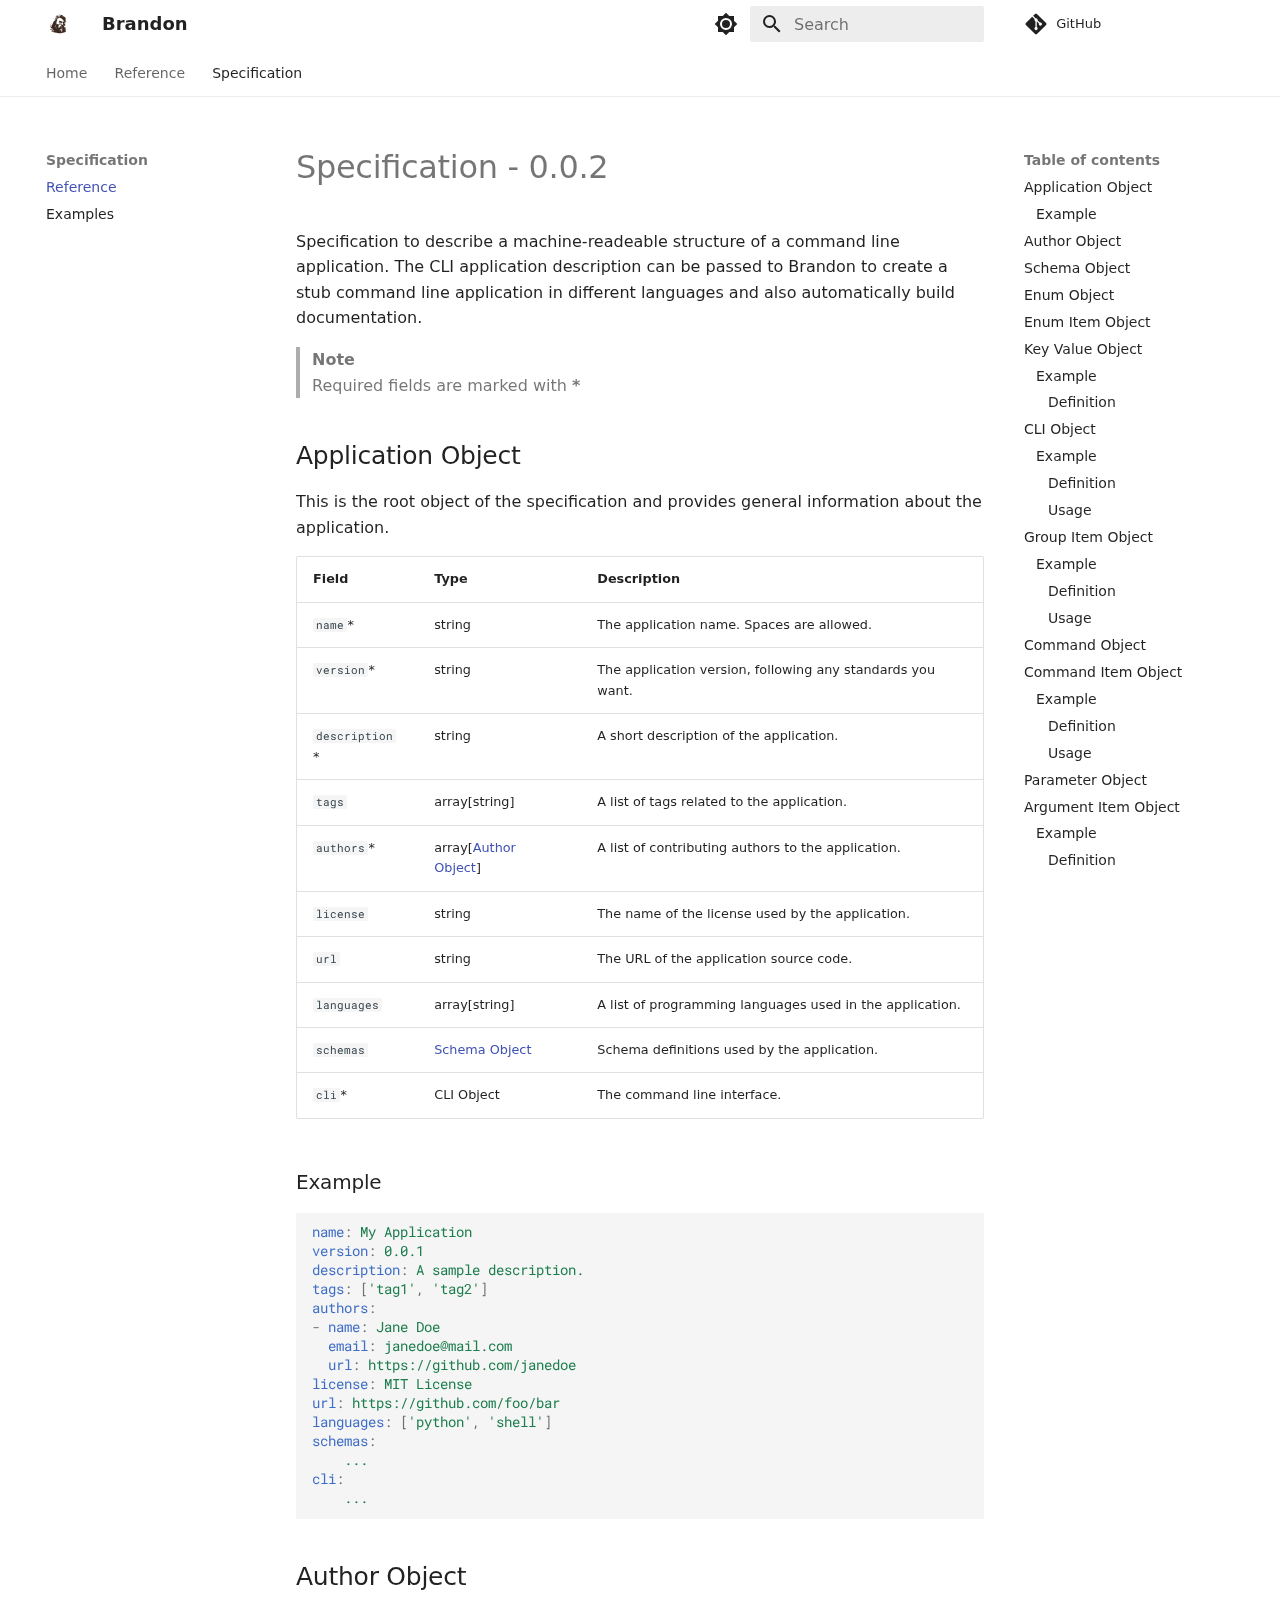
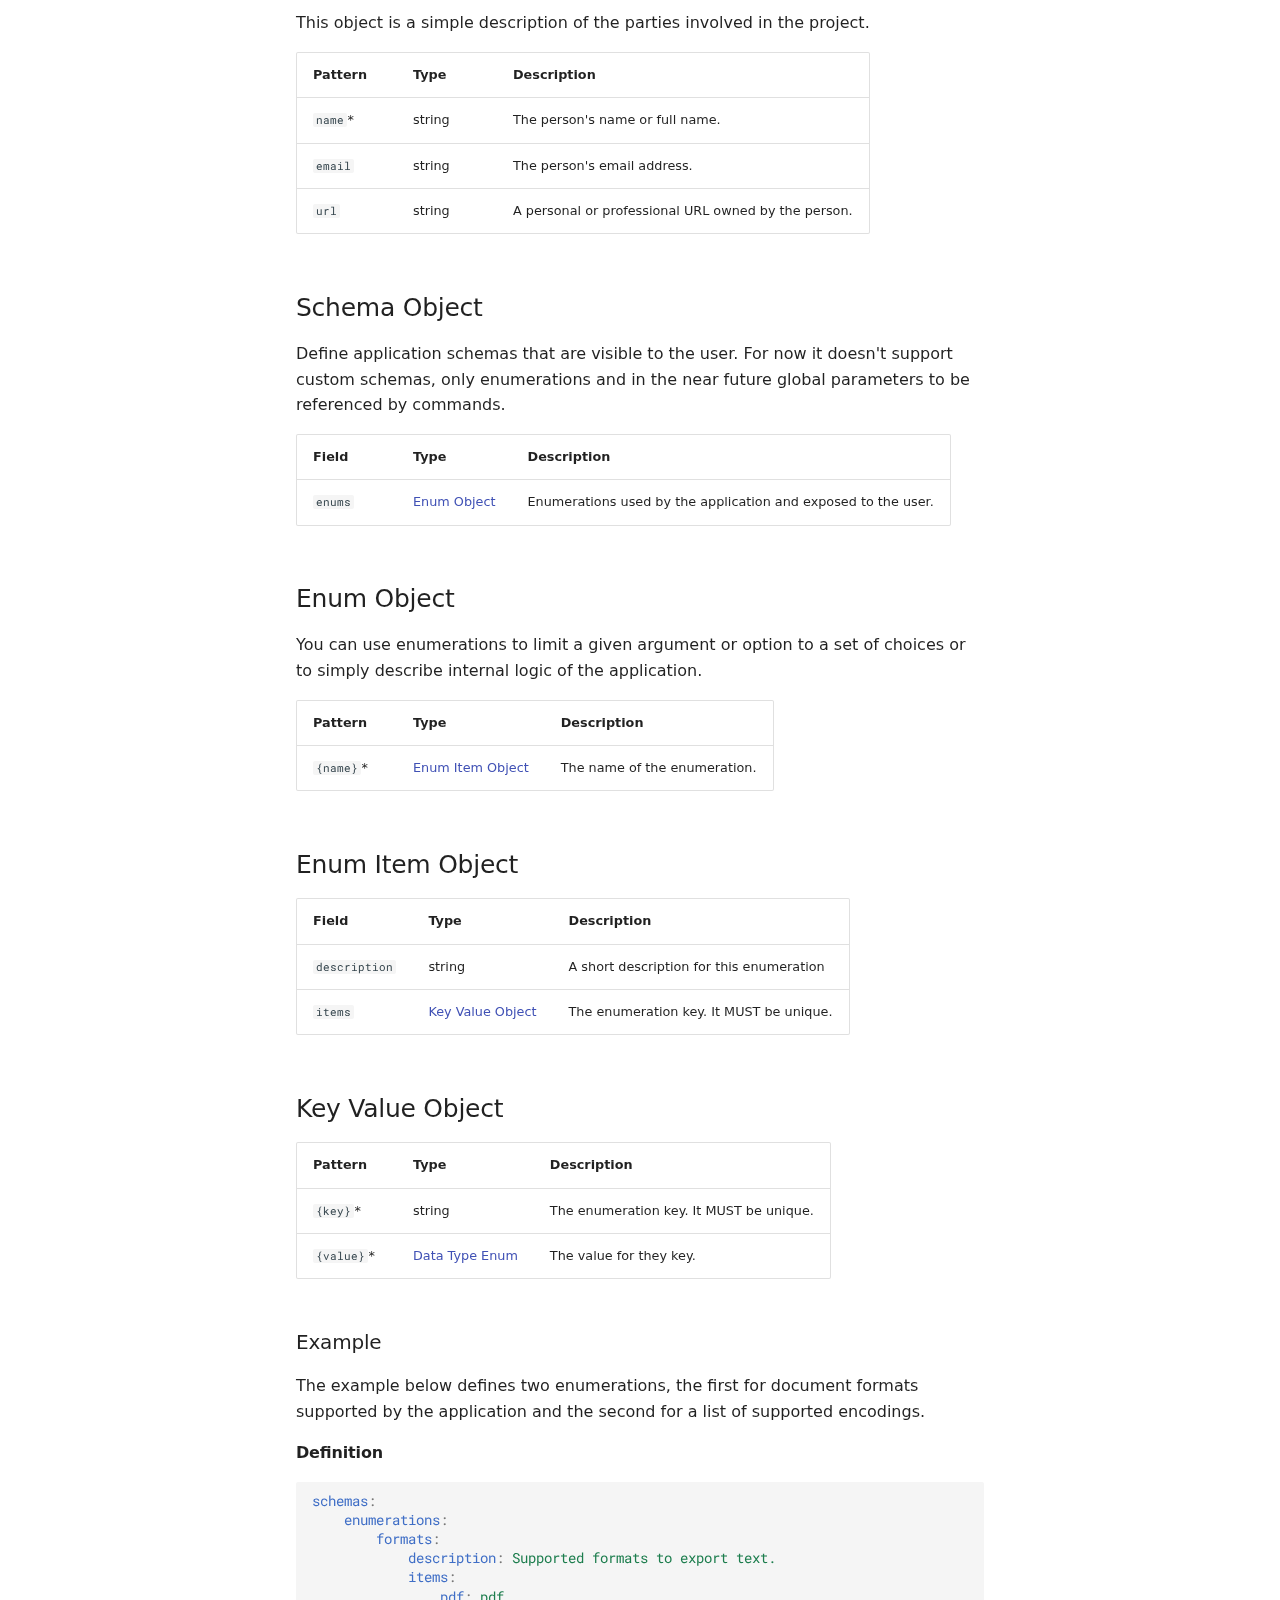
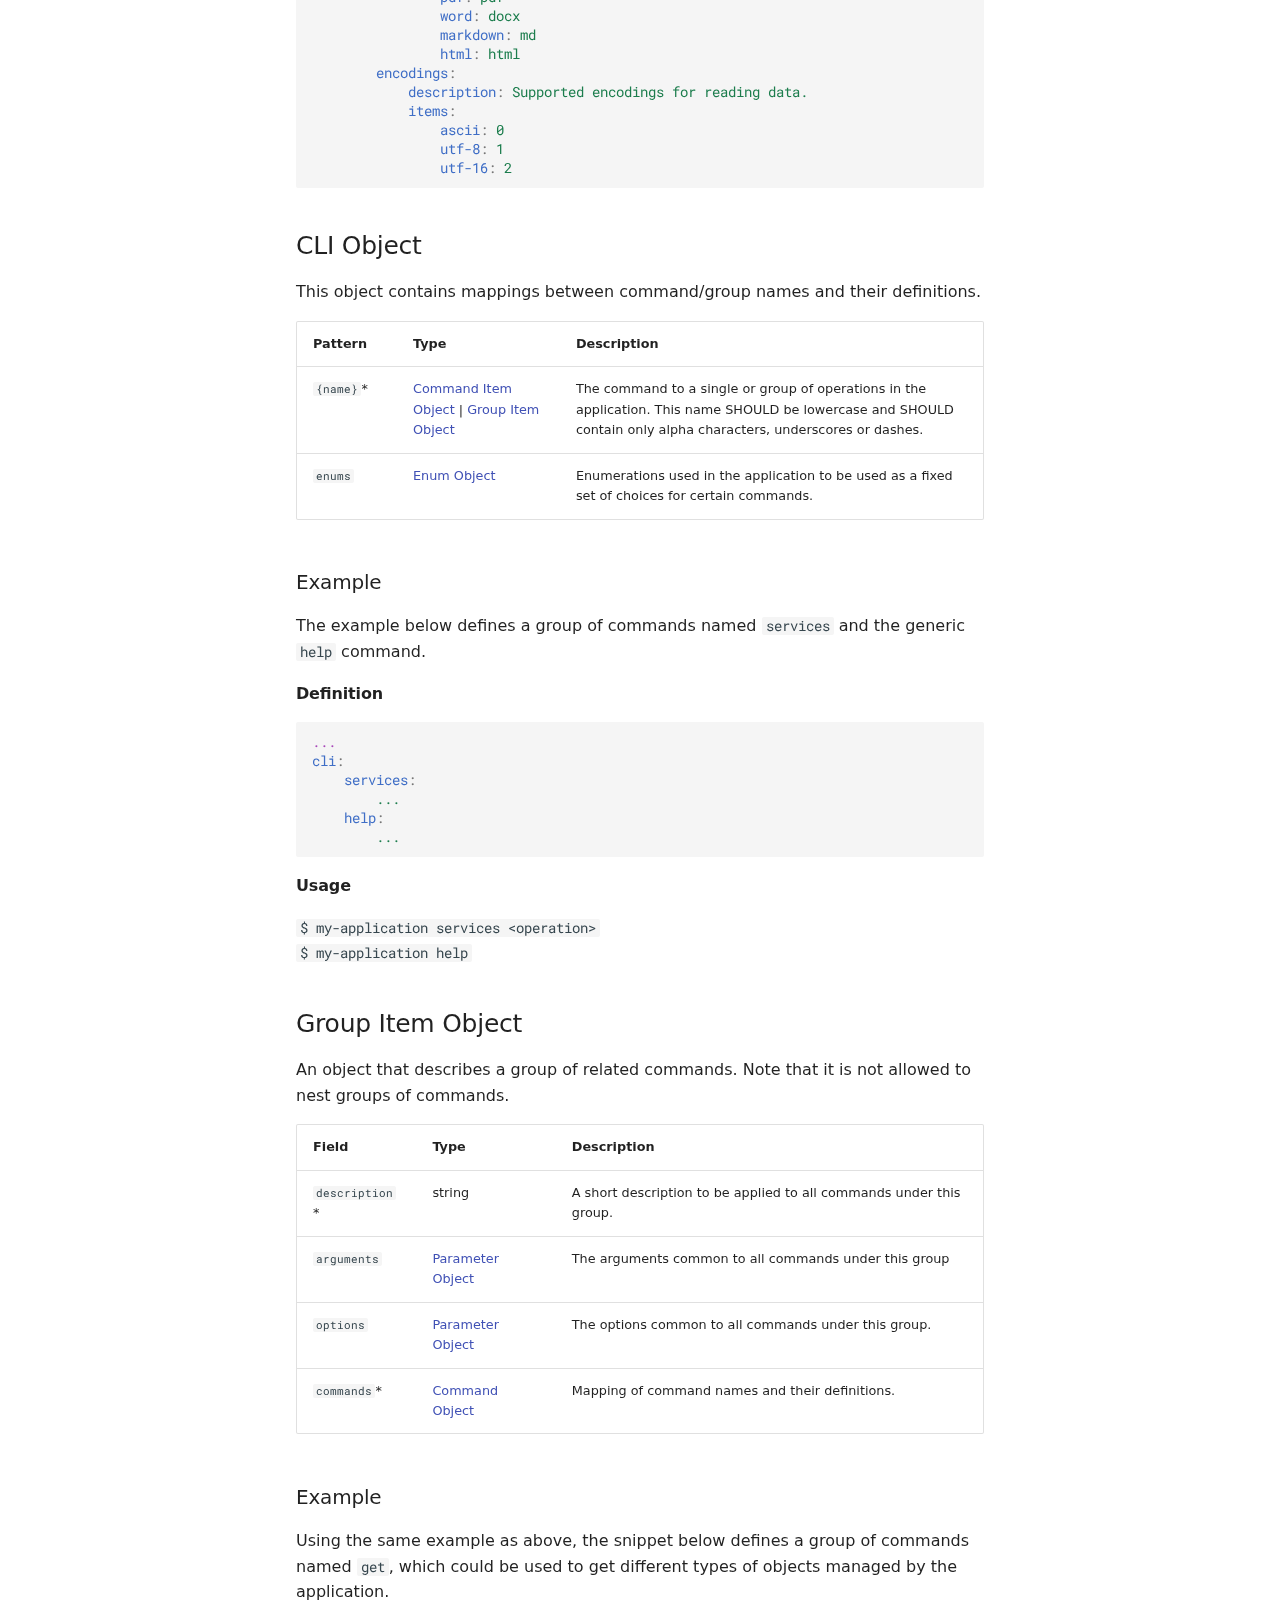
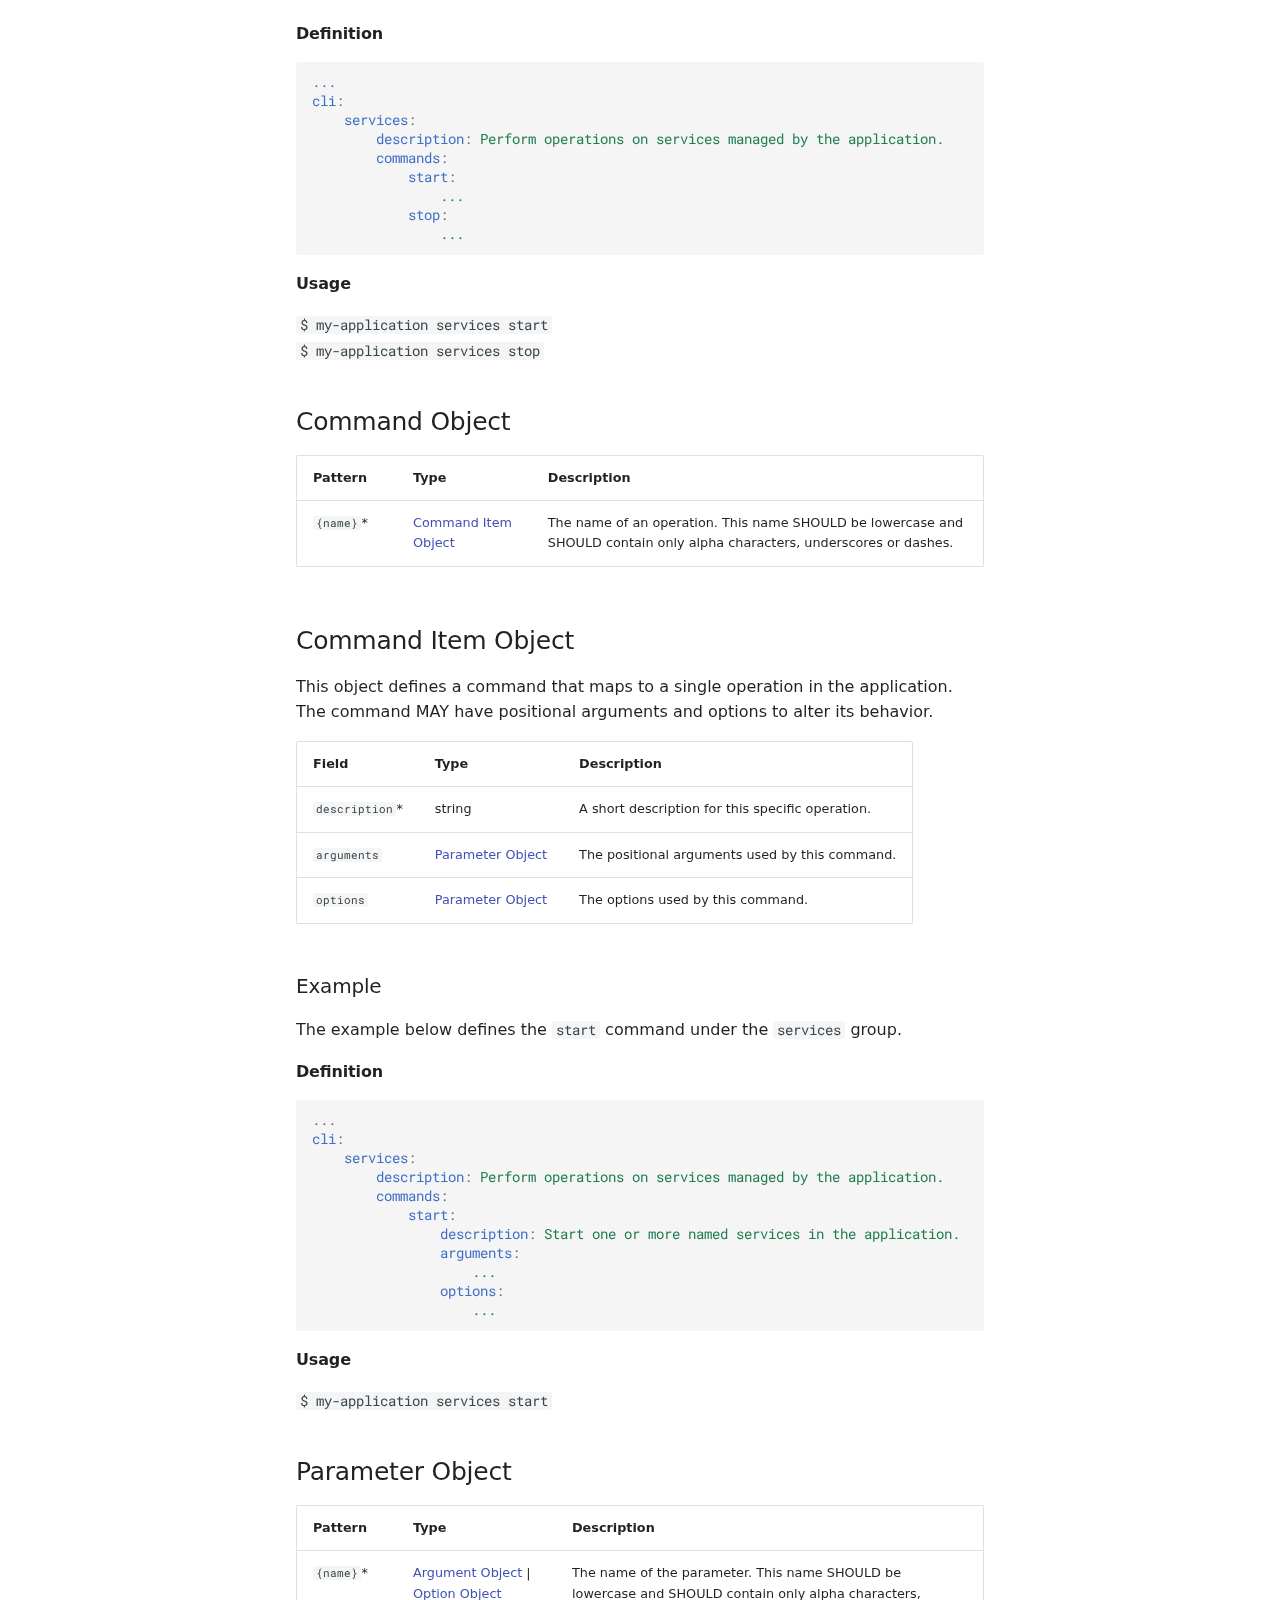
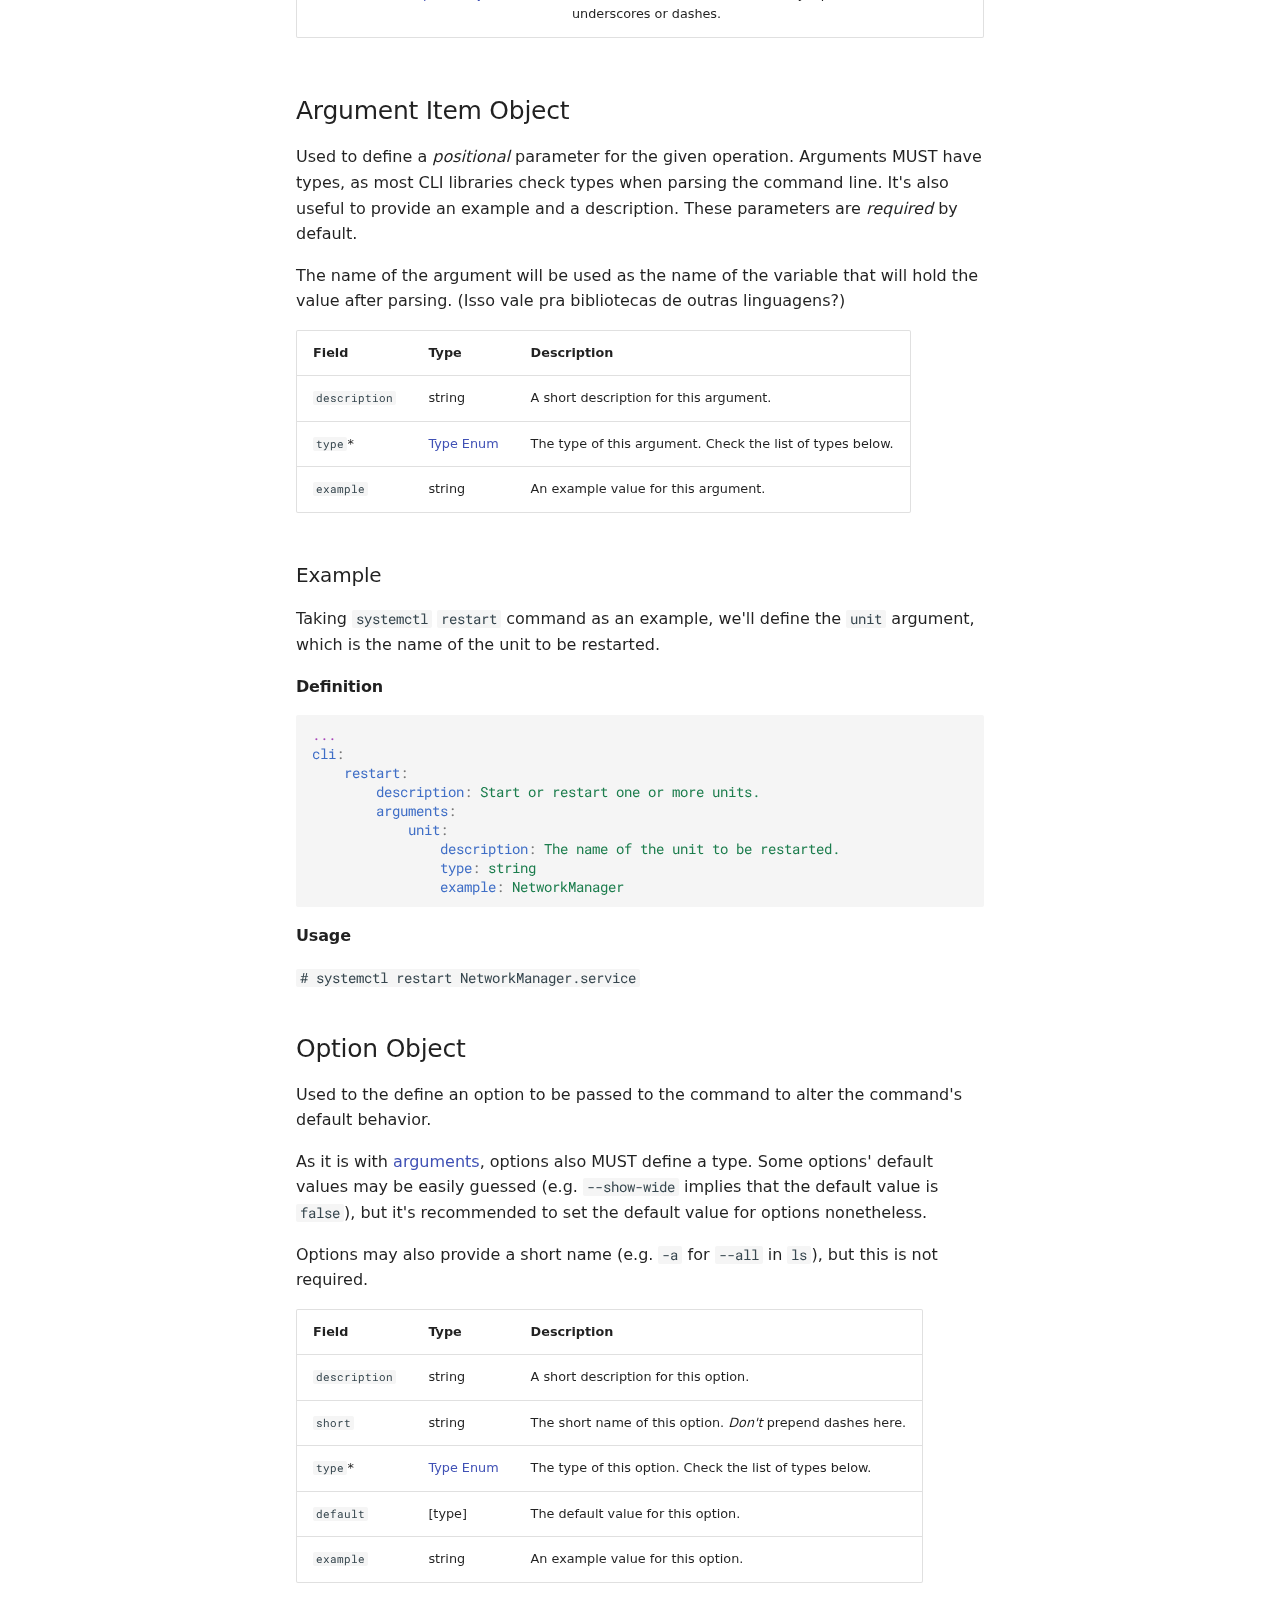
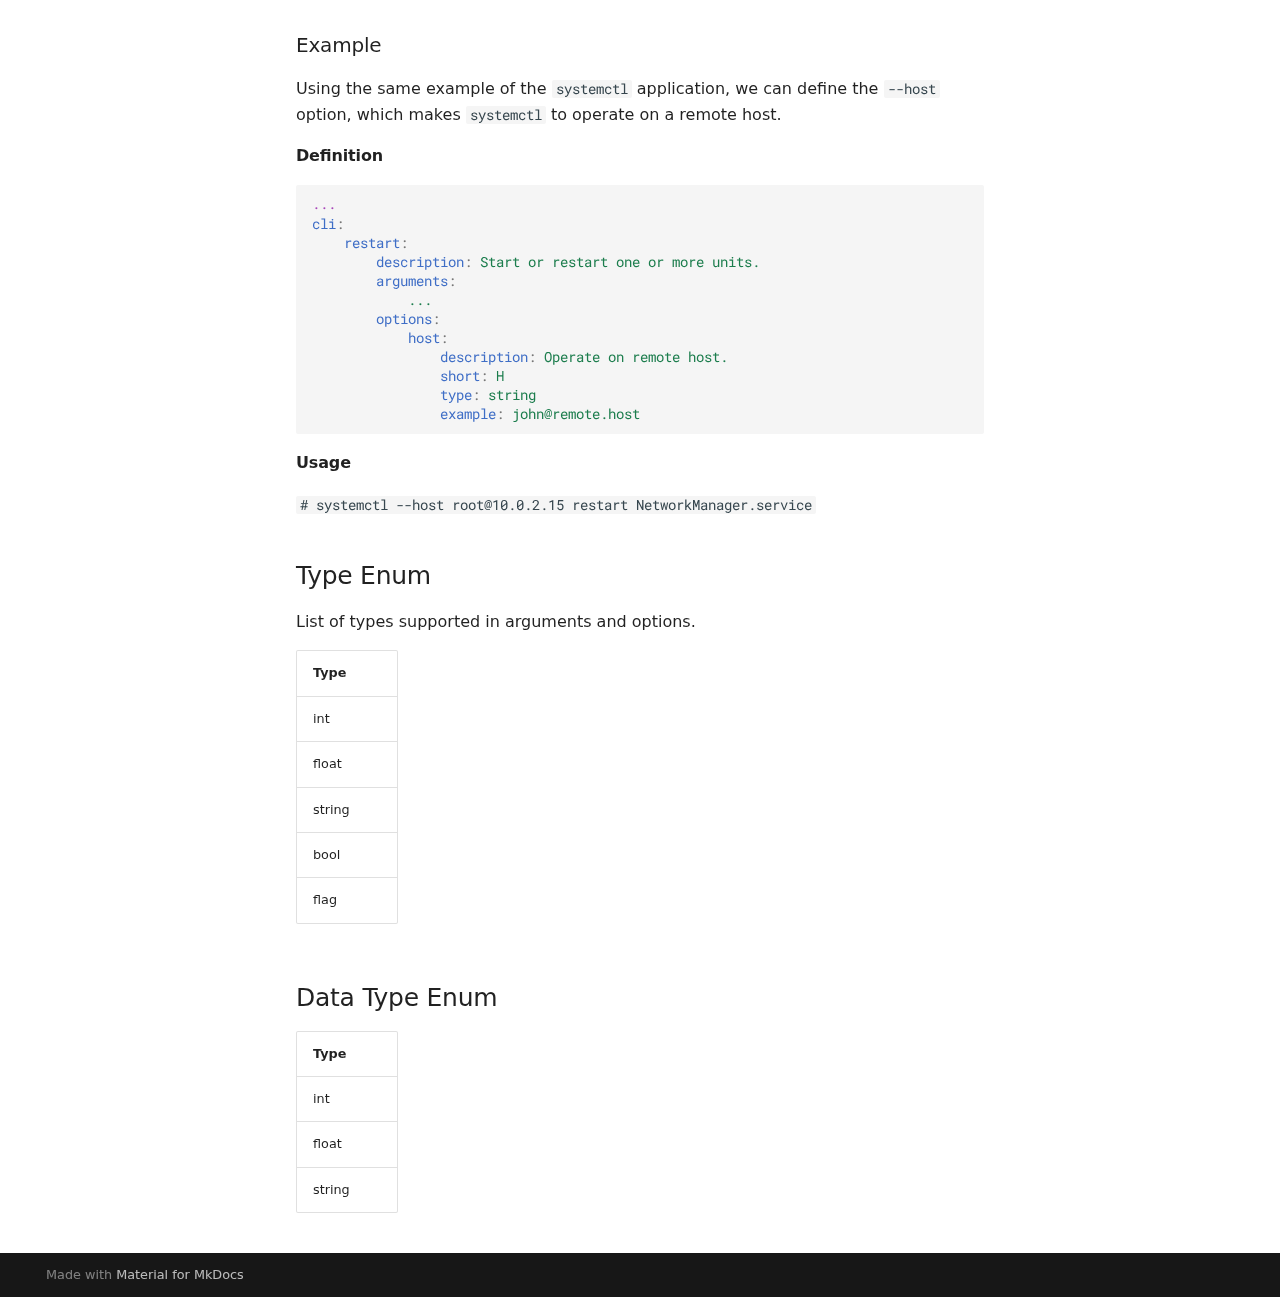
<file: specification/spec/index.html>
<!doctype html>
<html lang="en" class="no-js">
  <head>
    
      <meta charset="utf-8">
      <meta name="viewport" content="width=device-width,initial-scale=1">
      
      
      
      
        <link rel="prev" href="../../reference/builders/docs/">
      
      
        <link rel="next" href="../examples/">
      
      <link rel="icon" href="../../assets/favicon.png">
      <meta name="generator" content="mkdocs-1.4.3, mkdocs-material-9.1.15">
    
    
      
        <title>Reference - Brandon</title>
      
    
    
      <link rel="stylesheet" href="../../assets/stylesheets/main.26e3688c.min.css">
      
        
        <link rel="stylesheet" href="../../assets/stylesheets/palette.ecc896b0.min.css">
      
      

    
    
    
      
        
        
        <link rel="preconnect" href="https://fonts.gstatic.com" crossorigin>
        <link rel="stylesheet" href="https://fonts.googleapis.com/css?family=Roboto:300,300i,400,400i,700,700i%7CRoboto+Mono:400,400i,700,700i&display=fallback">
        <style>:root{--md-text-font:"Roboto";--md-code-font:"Roboto Mono"}</style>
      
    
    
      <link rel="stylesheet" href="../../stylesheets/extra.css">
    
    <script>__md_scope=new URL("../..",location),__md_hash=e=>[...e].reduce((e,_)=>(e<<5)-e+_.charCodeAt(0),0),__md_get=(e,_=localStorage,t=__md_scope)=>JSON.parse(_.getItem(t.pathname+"."+e)),__md_set=(e,_,t=localStorage,a=__md_scope)=>{try{t.setItem(a.pathname+"."+e,JSON.stringify(_))}catch(e){}}</script>
    
      

    
    
    
  </head>
  
  
    
    
      
    
    
    
    
    <body dir="ltr" data-md-color-scheme="default" data-md-color-primary="white" data-md-color-accent="light-blue">
  
    
    
      <script>var palette=__md_get("__palette");if(palette&&"object"==typeof palette.color)for(var key of Object.keys(palette.color))document.body.setAttribute("data-md-color-"+key,palette.color[key])</script>
    
    <input class="md-toggle" data-md-toggle="drawer" type="checkbox" id="__drawer" autocomplete="off">
    <input class="md-toggle" data-md-toggle="search" type="checkbox" id="__search" autocomplete="off">
    <label class="md-overlay" for="__drawer"></label>
    <div data-md-component="skip">
      
        
        <a href="#specification-002" class="md-skip">
          Skip to content
        </a>
      
    </div>
    <div data-md-component="announce">
      
    </div>
    
    
      

<header class="md-header" data-md-component="header">
  <nav class="md-header__inner md-grid" aria-label="Header">
    <a href="../.." title="Brandon" class="md-header__button md-logo" aria-label="Brandon" data-md-component="logo">
      
  <img src="../../assets/logo.svg" alt="logo">

    </a>
    <label class="md-header__button md-icon" for="__drawer">
      <svg xmlns="http://www.w3.org/2000/svg" viewBox="0 0 24 24"><path d="M3 6h18v2H3V6m0 5h18v2H3v-2m0 5h18v2H3v-2Z"/></svg>
    </label>
    <div class="md-header__title" data-md-component="header-title">
      <div class="md-header__ellipsis">
        <div class="md-header__topic">
          <span class="md-ellipsis">
            Brandon
          </span>
        </div>
        <div class="md-header__topic" data-md-component="header-topic">
          <span class="md-ellipsis">
            
              Reference
            
          </span>
        </div>
      </div>
    </div>
    
      
        <form class="md-header__option" data-md-component="palette">
          
            
            
            
            <input class="md-option" data-md-color-media="" data-md-color-scheme="default" data-md-color-primary="white" data-md-color-accent="light-blue"  aria-label="Switch to dark mode"  type="radio" name="__palette" id="__palette_1">
            
              <label class="md-header__button md-icon" title="Switch to dark mode" for="__palette_2" hidden>
                <svg xmlns="http://www.w3.org/2000/svg" viewBox="0 0 24 24"><path d="M12 8a4 4 0 0 0-4 4 4 4 0 0 0 4 4 4 4 0 0 0 4-4 4 4 0 0 0-4-4m0 10a6 6 0 0 1-6-6 6 6 0 0 1 6-6 6 6 0 0 1 6 6 6 6 0 0 1-6 6m8-9.31V4h-4.69L12 .69 8.69 4H4v4.69L.69 12 4 15.31V20h4.69L12 23.31 15.31 20H20v-4.69L23.31 12 20 8.69Z"/></svg>
              </label>
            
          
            
            
            
            <input class="md-option" data-md-color-media="" data-md-color-scheme="slate" data-md-color-primary="white" data-md-color-accent="light-blue"  aria-label="Switch to light mode"  type="radio" name="__palette" id="__palette_2">
            
              <label class="md-header__button md-icon" title="Switch to light mode" for="__palette_1" hidden>
                <svg xmlns="http://www.w3.org/2000/svg" viewBox="0 0 24 24"><path d="M12 18c-.89 0-1.74-.2-2.5-.55C11.56 16.5 13 14.42 13 12c0-2.42-1.44-4.5-3.5-5.45C10.26 6.2 11.11 6 12 6a6 6 0 0 1 6 6 6 6 0 0 1-6 6m8-9.31V4h-4.69L12 .69 8.69 4H4v4.69L.69 12 4 15.31V20h4.69L12 23.31 15.31 20H20v-4.69L23.31 12 20 8.69Z"/></svg>
              </label>
            
          
        </form>
      
    
    
    
      <label class="md-header__button md-icon" for="__search">
        <svg xmlns="http://www.w3.org/2000/svg" viewBox="0 0 24 24"><path d="M9.5 3A6.5 6.5 0 0 1 16 9.5c0 1.61-.59 3.09-1.56 4.23l.27.27h.79l5 5-1.5 1.5-5-5v-.79l-.27-.27A6.516 6.516 0 0 1 9.5 16 6.5 6.5 0 0 1 3 9.5 6.5 6.5 0 0 1 9.5 3m0 2C7 5 5 7 5 9.5S7 14 9.5 14 14 12 14 9.5 12 5 9.5 5Z"/></svg>
      </label>
      <div class="md-search" data-md-component="search" role="dialog">
  <label class="md-search__overlay" for="__search"></label>
  <div class="md-search__inner" role="search">
    <form class="md-search__form" name="search">
      <input type="text" class="md-search__input" name="query" aria-label="Search" placeholder="Search" autocapitalize="off" autocorrect="off" autocomplete="off" spellcheck="false" data-md-component="search-query" required>
      <label class="md-search__icon md-icon" for="__search">
        <svg xmlns="http://www.w3.org/2000/svg" viewBox="0 0 24 24"><path d="M9.5 3A6.5 6.5 0 0 1 16 9.5c0 1.61-.59 3.09-1.56 4.23l.27.27h.79l5 5-1.5 1.5-5-5v-.79l-.27-.27A6.516 6.516 0 0 1 9.5 16 6.5 6.5 0 0 1 3 9.5 6.5 6.5 0 0 1 9.5 3m0 2C7 5 5 7 5 9.5S7 14 9.5 14 14 12 14 9.5 12 5 9.5 5Z"/></svg>
        <svg xmlns="http://www.w3.org/2000/svg" viewBox="0 0 24 24"><path d="M20 11v2H8l5.5 5.5-1.42 1.42L4.16 12l7.92-7.92L13.5 5.5 8 11h12Z"/></svg>
      </label>
      <nav class="md-search__options" aria-label="Search">
        
        <button type="reset" class="md-search__icon md-icon" title="Clear" aria-label="Clear" tabindex="-1">
          <svg xmlns="http://www.w3.org/2000/svg" viewBox="0 0 24 24"><path d="M19 6.41 17.59 5 12 10.59 6.41 5 5 6.41 10.59 12 5 17.59 6.41 19 12 13.41 17.59 19 19 17.59 13.41 12 19 6.41Z"/></svg>
        </button>
      </nav>
      
    </form>
    <div class="md-search__output">
      <div class="md-search__scrollwrap" data-md-scrollfix>
        <div class="md-search-result" data-md-component="search-result">
          <div class="md-search-result__meta">
            Initializing search
          </div>
          <ol class="md-search-result__list" role="presentation"></ol>
        </div>
      </div>
    </div>
  </div>
</div>
    
    
      <div class="md-header__source">
        <a href="https://github.com/wmorellato/brandon" title="Go to repository" class="md-source" data-md-component="source">
  <div class="md-source__icon md-icon">
    
    <svg xmlns="http://www.w3.org/2000/svg" viewBox="0 0 448 512"><!--! Font Awesome Free 6.4.0 by @fontawesome - https://fontawesome.com License - https://fontawesome.com/license/free (Icons: CC BY 4.0, Fonts: SIL OFL 1.1, Code: MIT License) Copyright 2023 Fonticons, Inc.--><path d="M439.55 236.05 244 40.45a28.87 28.87 0 0 0-40.81 0l-40.66 40.63 51.52 51.52c27.06-9.14 52.68 16.77 43.39 43.68l49.66 49.66c34.23-11.8 61.18 31 35.47 56.69-26.49 26.49-70.21-2.87-56-37.34L240.22 199v121.85c25.3 12.54 22.26 41.85 9.08 55a34.34 34.34 0 0 1-48.55 0c-17.57-17.6-11.07-46.91 11.25-56v-123c-20.8-8.51-24.6-30.74-18.64-45L142.57 101 8.45 235.14a28.86 28.86 0 0 0 0 40.81l195.61 195.6a28.86 28.86 0 0 0 40.8 0l194.69-194.69a28.86 28.86 0 0 0 0-40.81z"/></svg>
  </div>
  <div class="md-source__repository">
    GitHub
  </div>
</a>
      </div>
    
  </nav>
  
</header>
    
    <div class="md-container" data-md-component="container">
      
      
        
          
            
<nav class="md-tabs" aria-label="Tabs" data-md-component="tabs">
  <div class="md-grid">
    <ul class="md-tabs__list">
      
        
  
  


  <li class="md-tabs__item">
    <a href="../.." class="md-tabs__link">
      Home
    </a>
  </li>

      
        
  
  


  
  
  
    

  
  
  
    

  
  
  
    <li class="md-tabs__item">
      <a href="../../reference/project/" class="md-tabs__link">
        Reference
      </a>
    </li>
  

  

  

      
        
  
  
    
  


  
  
  
    <li class="md-tabs__item">
      <a href="./" class="md-tabs__link md-tabs__link--active">
        Specification
      </a>
    </li>
  

      
    </ul>
  </div>
</nav>
          
        
      
      <main class="md-main" data-md-component="main">
        <div class="md-main__inner md-grid">
          
            
              
              <div class="md-sidebar md-sidebar--primary" data-md-component="sidebar" data-md-type="navigation" >
                <div class="md-sidebar__scrollwrap">
                  <div class="md-sidebar__inner">
                    

  


<nav class="md-nav md-nav--primary md-nav--lifted" aria-label="Navigation" data-md-level="0">
  <label class="md-nav__title" for="__drawer">
    <a href="../.." title="Brandon" class="md-nav__button md-logo" aria-label="Brandon" data-md-component="logo">
      
  <img src="../../assets/logo.svg" alt="logo">

    </a>
    Brandon
  </label>
  
    <div class="md-nav__source">
      <a href="https://github.com/wmorellato/brandon" title="Go to repository" class="md-source" data-md-component="source">
  <div class="md-source__icon md-icon">
    
    <svg xmlns="http://www.w3.org/2000/svg" viewBox="0 0 448 512"><!--! Font Awesome Free 6.4.0 by @fontawesome - https://fontawesome.com License - https://fontawesome.com/license/free (Icons: CC BY 4.0, Fonts: SIL OFL 1.1, Code: MIT License) Copyright 2023 Fonticons, Inc.--><path d="M439.55 236.05 244 40.45a28.87 28.87 0 0 0-40.81 0l-40.66 40.63 51.52 51.52c27.06-9.14 52.68 16.77 43.39 43.68l49.66 49.66c34.23-11.8 61.18 31 35.47 56.69-26.49 26.49-70.21-2.87-56-37.34L240.22 199v121.85c25.3 12.54 22.26 41.85 9.08 55a34.34 34.34 0 0 1-48.55 0c-17.57-17.6-11.07-46.91 11.25-56v-123c-20.8-8.51-24.6-30.74-18.64-45L142.57 101 8.45 235.14a28.86 28.86 0 0 0 0 40.81l195.61 195.6a28.86 28.86 0 0 0 40.8 0l194.69-194.69a28.86 28.86 0 0 0 0-40.81z"/></svg>
  </div>
  <div class="md-source__repository">
    GitHub
  </div>
</a>
    </div>
  
  <ul class="md-nav__list" data-md-scrollfix>
    
      
      
      

  
  
  
    <li class="md-nav__item">
      <a href="../.." class="md-nav__link">
        Home
      </a>
    </li>
  

    
      
      
      

  
  
  
    
    <li class="md-nav__item md-nav__item--nested">
      
      
      
      
      <input class="md-nav__toggle md-toggle " type="checkbox" id="__nav_2" >
      
      
      
        <label class="md-nav__link" for="__nav_2" id="__nav_2_label" tabindex="0">
          Reference
          <span class="md-nav__icon md-icon"></span>
        </label>
      
      <nav class="md-nav" data-md-level="1" aria-labelledby="__nav_2_label" aria-expanded="false">
        <label class="md-nav__title" for="__nav_2">
          <span class="md-nav__icon md-icon"></span>
          Reference
        </label>
        <ul class="md-nav__list" data-md-scrollfix>
          
            
              
  
  
  
    
    <li class="md-nav__item md-nav__item--nested">
      
      
      
      
      <input class="md-nav__toggle md-toggle " type="checkbox" id="__nav_2_1" >
      
      
      
        <label class="md-nav__link" for="__nav_2_1" id="__nav_2_1_label" tabindex="0">
          Commands
          <span class="md-nav__icon md-icon"></span>
        </label>
      
      <nav class="md-nav" data-md-level="2" aria-labelledby="__nav_2_1_label" aria-expanded="false">
        <label class="md-nav__title" for="__nav_2_1">
          <span class="md-nav__icon md-icon"></span>
          Commands
        </label>
        <ul class="md-nav__list" data-md-scrollfix>
          
            
              
  
  
  
    
    <li class="md-nav__item md-nav__item--nested">
      
      
      
      
      <input class="md-nav__toggle md-toggle " type="checkbox" id="__nav_2_1_1" >
      
      
      
        <label class="md-nav__link" for="__nav_2_1_1" id="__nav_2_1_1_label" tabindex="0">
          generate
          <span class="md-nav__icon md-icon"></span>
        </label>
      
      <nav class="md-nav" data-md-level="3" aria-labelledby="__nav_2_1_1_label" aria-expanded="false">
        <label class="md-nav__title" for="__nav_2_1_1">
          <span class="md-nav__icon md-icon"></span>
          generate
        </label>
        <ul class="md-nav__list" data-md-scrollfix>
          
            
              
  
  
  
    <li class="md-nav__item">
      <a href="../../reference/project/" class="md-nav__link">
        project
      </a>
    </li>
  

            
          
            
              
  
  
  
    <li class="md-nav__item">
      <a href="../../reference/docs/" class="md-nav__link">
        docs
      </a>
    </li>
  

            
          
            
              
  
  
  
    <li class="md-nav__item">
      <a href="../../reference/summary/" class="md-nav__link">
        summary
      </a>
    </li>
  

            
          
        </ul>
      </nav>
    </li>
  

            
          
            
              
  
  
  
    <li class="md-nav__item">
      <a href="../../reference/version/" class="md-nav__link">
        version
      </a>
    </li>
  

            
          
        </ul>
      </nav>
    </li>
  

            
          
            
              
  
  
  
    
    <li class="md-nav__item md-nav__item--nested">
      
      
      
      
      <input class="md-nav__toggle md-toggle " type="checkbox" id="__nav_2_2" >
      
      
      
        <label class="md-nav__link" for="__nav_2_2" id="__nav_2_2_label" tabindex="0">
          Schemas
          <span class="md-nav__icon md-icon"></span>
        </label>
      
      <nav class="md-nav" data-md-level="2" aria-labelledby="__nav_2_2_label" aria-expanded="false">
        <label class="md-nav__title" for="__nav_2_2">
          <span class="md-nav__icon md-icon"></span>
          Schemas
        </label>
        <ul class="md-nav__list" data-md-scrollfix>
          
            
              
  
  
  
    <li class="md-nav__item">
      <a href="../../reference/enums/" class="md-nav__link">
        Enums
      </a>
    </li>
  

            
          
        </ul>
      </nav>
    </li>
  

            
          
            
              
  
  
  
    
    <li class="md-nav__item md-nav__item--nested">
      
      
      
      
      <input class="md-nav__toggle md-toggle " type="checkbox" id="__nav_2_3" >
      
      
      
        <label class="md-nav__link" for="__nav_2_3" id="__nav_2_3_label" tabindex="0">
          Builders
          <span class="md-nav__icon md-icon"></span>
        </label>
      
      <nav class="md-nav" data-md-level="2" aria-labelledby="__nav_2_3_label" aria-expanded="false">
        <label class="md-nav__title" for="__nav_2_3">
          <span class="md-nav__icon md-icon"></span>
          Builders
        </label>
        <ul class="md-nav__list" data-md-scrollfix>
          
            
              
  
  
  
    <li class="md-nav__item">
      <a href="../../reference/builders/python/" class="md-nav__link">
        Python
      </a>
    </li>
  

            
          
            
              
  
  
  
    <li class="md-nav__item">
      <a href="../../reference/builders/docs/" class="md-nav__link">
        Documentation
      </a>
    </li>
  

            
          
        </ul>
      </nav>
    </li>
  

            
          
        </ul>
      </nav>
    </li>
  

    
      
      
      

  
  
    
  
  
    
    <li class="md-nav__item md-nav__item--active md-nav__item--nested">
      
      
      
      
      <input class="md-nav__toggle md-toggle " type="checkbox" id="__nav_3" checked>
      
      
      
        <label class="md-nav__link" for="__nav_3" id="__nav_3_label" tabindex="0">
          Specification
          <span class="md-nav__icon md-icon"></span>
        </label>
      
      <nav class="md-nav" data-md-level="1" aria-labelledby="__nav_3_label" aria-expanded="true">
        <label class="md-nav__title" for="__nav_3">
          <span class="md-nav__icon md-icon"></span>
          Specification
        </label>
        <ul class="md-nav__list" data-md-scrollfix>
          
            
              
  
  
    
  
  
    <li class="md-nav__item md-nav__item--active">
      
      <input class="md-nav__toggle md-toggle" type="checkbox" id="__toc">
      
      
        
      
      
        <label class="md-nav__link md-nav__link--active" for="__toc">
          Reference
          <span class="md-nav__icon md-icon"></span>
        </label>
      
      <a href="./" class="md-nav__link md-nav__link--active">
        Reference
      </a>
      
        

<nav class="md-nav md-nav--secondary" aria-label="Table of contents">
  
  
  
    
  
  
    <label class="md-nav__title" for="__toc">
      <span class="md-nav__icon md-icon"></span>
      Table of contents
    </label>
    <ul class="md-nav__list" data-md-component="toc" data-md-scrollfix>
      
        <li class="md-nav__item">
  <a href="#application-object" class="md-nav__link">
    Application Object
  </a>
  
    <nav class="md-nav" aria-label="Application Object">
      <ul class="md-nav__list">
        
          <li class="md-nav__item">
  <a href="#example" class="md-nav__link">
    Example
  </a>
  
</li>
        
      </ul>
    </nav>
  
</li>
      
        <li class="md-nav__item">
  <a href="#author-object" class="md-nav__link">
    Author Object
  </a>
  
</li>
      
        <li class="md-nav__item">
  <a href="#schema-object" class="md-nav__link">
    Schema Object
  </a>
  
</li>
      
        <li class="md-nav__item">
  <a href="#enum-object" class="md-nav__link">
    Enum Object
  </a>
  
</li>
      
        <li class="md-nav__item">
  <a href="#enum-item-object" class="md-nav__link">
    Enum Item Object
  </a>
  
</li>
      
        <li class="md-nav__item">
  <a href="#key-value-object" class="md-nav__link">
    Key Value Object
  </a>
  
    <nav class="md-nav" aria-label="Key Value Object">
      <ul class="md-nav__list">
        
          <li class="md-nav__item">
  <a href="#example_1" class="md-nav__link">
    Example
  </a>
  
    <nav class="md-nav" aria-label="Example">
      <ul class="md-nav__list">
        
          <li class="md-nav__item">
  <a href="#definition" class="md-nav__link">
    Definition
  </a>
  
</li>
        
      </ul>
    </nav>
  
</li>
        
      </ul>
    </nav>
  
</li>
      
        <li class="md-nav__item">
  <a href="#cli-object" class="md-nav__link">
    CLI Object
  </a>
  
    <nav class="md-nav" aria-label="CLI Object">
      <ul class="md-nav__list">
        
          <li class="md-nav__item">
  <a href="#example_2" class="md-nav__link">
    Example
  </a>
  
    <nav class="md-nav" aria-label="Example">
      <ul class="md-nav__list">
        
          <li class="md-nav__item">
  <a href="#definition_1" class="md-nav__link">
    Definition
  </a>
  
</li>
        
          <li class="md-nav__item">
  <a href="#usage" class="md-nav__link">
    Usage
  </a>
  
</li>
        
      </ul>
    </nav>
  
</li>
        
      </ul>
    </nav>
  
</li>
      
        <li class="md-nav__item">
  <a href="#group-item-object" class="md-nav__link">
    Group Item Object
  </a>
  
    <nav class="md-nav" aria-label="Group Item Object">
      <ul class="md-nav__list">
        
          <li class="md-nav__item">
  <a href="#example_3" class="md-nav__link">
    Example
  </a>
  
    <nav class="md-nav" aria-label="Example">
      <ul class="md-nav__list">
        
          <li class="md-nav__item">
  <a href="#definition_2" class="md-nav__link">
    Definition
  </a>
  
</li>
        
          <li class="md-nav__item">
  <a href="#usage_1" class="md-nav__link">
    Usage
  </a>
  
</li>
        
      </ul>
    </nav>
  
</li>
        
      </ul>
    </nav>
  
</li>
      
        <li class="md-nav__item">
  <a href="#command-object" class="md-nav__link">
    Command Object
  </a>
  
</li>
      
        <li class="md-nav__item">
  <a href="#command-item-object" class="md-nav__link">
    Command Item Object
  </a>
  
    <nav class="md-nav" aria-label="Command Item Object">
      <ul class="md-nav__list">
        
          <li class="md-nav__item">
  <a href="#example_4" class="md-nav__link">
    Example
  </a>
  
    <nav class="md-nav" aria-label="Example">
      <ul class="md-nav__list">
        
          <li class="md-nav__item">
  <a href="#definition_3" class="md-nav__link">
    Definition
  </a>
  
</li>
        
          <li class="md-nav__item">
  <a href="#usage_2" class="md-nav__link">
    Usage
  </a>
  
</li>
        
      </ul>
    </nav>
  
</li>
        
      </ul>
    </nav>
  
</li>
      
        <li class="md-nav__item">
  <a href="#parameter-object" class="md-nav__link">
    Parameter Object
  </a>
  
</li>
      
        <li class="md-nav__item">
  <a href="#argument-item-object" class="md-nav__link">
    Argument Item Object
  </a>
  
    <nav class="md-nav" aria-label="Argument Item Object">
      <ul class="md-nav__list">
        
          <li class="md-nav__item">
  <a href="#example_5" class="md-nav__link">
    Example
  </a>
  
    <nav class="md-nav" aria-label="Example">
      <ul class="md-nav__list">
        
          <li class="md-nav__item">
  <a href="#definition_4" class="md-nav__link">
    Definition
  </a>
  
</li>
        
          <li class="md-nav__item">
  <a href="#usage_3" class="md-nav__link">
    Usage
  </a>
  
</li>
        
      </ul>
    </nav>
  
</li>
        
      </ul>
    </nav>
  
</li>
      
        <li class="md-nav__item">
  <a href="#option-object" class="md-nav__link">
    Option Object
  </a>
  
    <nav class="md-nav" aria-label="Option Object">
      <ul class="md-nav__list">
        
          <li class="md-nav__item">
  <a href="#example_6" class="md-nav__link">
    Example
  </a>
  
    <nav class="md-nav" aria-label="Example">
      <ul class="md-nav__list">
        
          <li class="md-nav__item">
  <a href="#definition_5" class="md-nav__link">
    Definition
  </a>
  
</li>
        
          <li class="md-nav__item">
  <a href="#usage_4" class="md-nav__link">
    Usage
  </a>
  
</li>
        
      </ul>
    </nav>
  
</li>
        
      </ul>
    </nav>
  
</li>
      
        <li class="md-nav__item">
  <a href="#type-enum" class="md-nav__link">
    Type Enum
  </a>
  
</li>
      
        <li class="md-nav__item">
  <a href="#data-type-enum" class="md-nav__link">
    Data Type Enum
  </a>
  
</li>
      
    </ul>
  
</nav>
      
    </li>
  

            
          
            
              
  
  
  
    <li class="md-nav__item">
      <a href="../examples/" class="md-nav__link">
        Examples
      </a>
    </li>
  

            
          
        </ul>
      </nav>
    </li>
  

    
  </ul>
</nav>
                  </div>
                </div>
              </div>
            
            
              
              <div class="md-sidebar md-sidebar--secondary" data-md-component="sidebar" data-md-type="toc" >
                <div class="md-sidebar__scrollwrap">
                  <div class="md-sidebar__inner">
                    

<nav class="md-nav md-nav--secondary" aria-label="Table of contents">
  
  
  
    
  
  
    <label class="md-nav__title" for="__toc">
      <span class="md-nav__icon md-icon"></span>
      Table of contents
    </label>
    <ul class="md-nav__list" data-md-component="toc" data-md-scrollfix>
      
        <li class="md-nav__item">
  <a href="#application-object" class="md-nav__link">
    Application Object
  </a>
  
    <nav class="md-nav" aria-label="Application Object">
      <ul class="md-nav__list">
        
          <li class="md-nav__item">
  <a href="#example" class="md-nav__link">
    Example
  </a>
  
</li>
        
      </ul>
    </nav>
  
</li>
      
        <li class="md-nav__item">
  <a href="#author-object" class="md-nav__link">
    Author Object
  </a>
  
</li>
      
        <li class="md-nav__item">
  <a href="#schema-object" class="md-nav__link">
    Schema Object
  </a>
  
</li>
      
        <li class="md-nav__item">
  <a href="#enum-object" class="md-nav__link">
    Enum Object
  </a>
  
</li>
      
        <li class="md-nav__item">
  <a href="#enum-item-object" class="md-nav__link">
    Enum Item Object
  </a>
  
</li>
      
        <li class="md-nav__item">
  <a href="#key-value-object" class="md-nav__link">
    Key Value Object
  </a>
  
    <nav class="md-nav" aria-label="Key Value Object">
      <ul class="md-nav__list">
        
          <li class="md-nav__item">
  <a href="#example_1" class="md-nav__link">
    Example
  </a>
  
    <nav class="md-nav" aria-label="Example">
      <ul class="md-nav__list">
        
          <li class="md-nav__item">
  <a href="#definition" class="md-nav__link">
    Definition
  </a>
  
</li>
        
      </ul>
    </nav>
  
</li>
        
      </ul>
    </nav>
  
</li>
      
        <li class="md-nav__item">
  <a href="#cli-object" class="md-nav__link">
    CLI Object
  </a>
  
    <nav class="md-nav" aria-label="CLI Object">
      <ul class="md-nav__list">
        
          <li class="md-nav__item">
  <a href="#example_2" class="md-nav__link">
    Example
  </a>
  
    <nav class="md-nav" aria-label="Example">
      <ul class="md-nav__list">
        
          <li class="md-nav__item">
  <a href="#definition_1" class="md-nav__link">
    Definition
  </a>
  
</li>
        
          <li class="md-nav__item">
  <a href="#usage" class="md-nav__link">
    Usage
  </a>
  
</li>
        
      </ul>
    </nav>
  
</li>
        
      </ul>
    </nav>
  
</li>
      
        <li class="md-nav__item">
  <a href="#group-item-object" class="md-nav__link">
    Group Item Object
  </a>
  
    <nav class="md-nav" aria-label="Group Item Object">
      <ul class="md-nav__list">
        
          <li class="md-nav__item">
  <a href="#example_3" class="md-nav__link">
    Example
  </a>
  
    <nav class="md-nav" aria-label="Example">
      <ul class="md-nav__list">
        
          <li class="md-nav__item">
  <a href="#definition_2" class="md-nav__link">
    Definition
  </a>
  
</li>
        
          <li class="md-nav__item">
  <a href="#usage_1" class="md-nav__link">
    Usage
  </a>
  
</li>
        
      </ul>
    </nav>
  
</li>
        
      </ul>
    </nav>
  
</li>
      
        <li class="md-nav__item">
  <a href="#command-object" class="md-nav__link">
    Command Object
  </a>
  
</li>
      
        <li class="md-nav__item">
  <a href="#command-item-object" class="md-nav__link">
    Command Item Object
  </a>
  
    <nav class="md-nav" aria-label="Command Item Object">
      <ul class="md-nav__list">
        
          <li class="md-nav__item">
  <a href="#example_4" class="md-nav__link">
    Example
  </a>
  
    <nav class="md-nav" aria-label="Example">
      <ul class="md-nav__list">
        
          <li class="md-nav__item">
  <a href="#definition_3" class="md-nav__link">
    Definition
  </a>
  
</li>
        
          <li class="md-nav__item">
  <a href="#usage_2" class="md-nav__link">
    Usage
  </a>
  
</li>
        
      </ul>
    </nav>
  
</li>
        
      </ul>
    </nav>
  
</li>
      
        <li class="md-nav__item">
  <a href="#parameter-object" class="md-nav__link">
    Parameter Object
  </a>
  
</li>
      
        <li class="md-nav__item">
  <a href="#argument-item-object" class="md-nav__link">
    Argument Item Object
  </a>
  
    <nav class="md-nav" aria-label="Argument Item Object">
      <ul class="md-nav__list">
        
          <li class="md-nav__item">
  <a href="#example_5" class="md-nav__link">
    Example
  </a>
  
    <nav class="md-nav" aria-label="Example">
      <ul class="md-nav__list">
        
          <li class="md-nav__item">
  <a href="#definition_4" class="md-nav__link">
    Definition
  </a>
  
</li>
        
          <li class="md-nav__item">
  <a href="#usage_3" class="md-nav__link">
    Usage
  </a>
  
</li>
        
      </ul>
    </nav>
  
</li>
        
      </ul>
    </nav>
  
</li>
      
        <li class="md-nav__item">
  <a href="#option-object" class="md-nav__link">
    Option Object
  </a>
  
    <nav class="md-nav" aria-label="Option Object">
      <ul class="md-nav__list">
        
          <li class="md-nav__item">
  <a href="#example_6" class="md-nav__link">
    Example
  </a>
  
    <nav class="md-nav" aria-label="Example">
      <ul class="md-nav__list">
        
          <li class="md-nav__item">
  <a href="#definition_5" class="md-nav__link">
    Definition
  </a>
  
</li>
        
          <li class="md-nav__item">
  <a href="#usage_4" class="md-nav__link">
    Usage
  </a>
  
</li>
        
      </ul>
    </nav>
  
</li>
        
      </ul>
    </nav>
  
</li>
      
        <li class="md-nav__item">
  <a href="#type-enum" class="md-nav__link">
    Type Enum
  </a>
  
</li>
      
        <li class="md-nav__item">
  <a href="#data-type-enum" class="md-nav__link">
    Data Type Enum
  </a>
  
</li>
      
    </ul>
  
</nav>
                  </div>
                </div>
              </div>
            
          
          
            <div class="md-content" data-md-component="content">
              <article class="md-content__inner md-typeset">
                
                  

  
  


<h1 id="specification-002">Specification - 0.0.2</h1>
<p>Specification to describe a machine-readeable structure of a command line application. The CLI application description can be passed to Brandon to create a stub command line application in different languages and also automatically build documentation.</p>
<blockquote>
<p><strong>Note</strong><br />
Required fields are marked with <strong>*</strong></p>
</blockquote>
<h2 id="application-object">Application Object</h2>
<p>This is the root object of the specification and provides general information about the application.</p>
<table>
<thead>
<tr>
<th><strong>Field</strong></th>
<th><strong>Type</strong></th>
<th><strong>Description</strong></th>
</tr>
</thead>
<tbody>
<tr>
<td><code>name</code>*</td>
<td>string</td>
<td>The application name. Spaces are allowed.</td>
</tr>
<tr>
<td><code>version</code>*</td>
<td>string</td>
<td>The application version, following any standards you want.</td>
</tr>
<tr>
<td><code>description</code>*</td>
<td>string</td>
<td>A short description of the application.</td>
</tr>
<tr>
<td><code>tags</code></td>
<td>array[string]</td>
<td>A list of tags related to the application.</td>
</tr>
<tr>
<td><code>authors</code>*</td>
<td>array[<a href="#author-object">Author Object</a>]</td>
<td>A list of contributing authors to the application.</td>
</tr>
<tr>
<td><code>license</code></td>
<td>string</td>
<td>The name of the license used by the application.</td>
</tr>
<tr>
<td><code>url</code></td>
<td>string</td>
<td>The URL of the application source code.</td>
</tr>
<tr>
<td><code>languages</code></td>
<td>array[string]</td>
<td>A list of programming languages used in the application.</td>
</tr>
<tr>
<td><code>schemas</code></td>
<td><a href="#schema-object">Schema Object</a></td>
<td>Schema definitions used by the application.</td>
</tr>
<tr>
<td><code>cli</code>*</td>
<td>CLI Object</td>
<td>The command line interface.</td>
</tr>
</tbody>
</table>
<h3 id="example">Example</h3>
<div class="highlight"><pre><span></span><code><a id="__codelineno-0-1" name="__codelineno-0-1" href="#__codelineno-0-1"></a><span class="nt">name</span><span class="p">:</span><span class="w"> </span><span class="l l-Scalar l-Scalar-Plain">My Application</span>
<a id="__codelineno-0-2" name="__codelineno-0-2" href="#__codelineno-0-2"></a><span class="nt">version</span><span class="p">:</span><span class="w"> </span><span class="l l-Scalar l-Scalar-Plain">0.0.1</span>
<a id="__codelineno-0-3" name="__codelineno-0-3" href="#__codelineno-0-3"></a><span class="nt">description</span><span class="p">:</span><span class="w"> </span><span class="l l-Scalar l-Scalar-Plain">A sample description.</span>
<a id="__codelineno-0-4" name="__codelineno-0-4" href="#__codelineno-0-4"></a><span class="nt">tags</span><span class="p">:</span><span class="w"> </span><span class="p p-Indicator">[</span><span class="s">&#39;tag1&#39;</span><span class="p p-Indicator">,</span><span class="w"> </span><span class="s">&#39;tag2&#39;</span><span class="p p-Indicator">]</span>
<a id="__codelineno-0-5" name="__codelineno-0-5" href="#__codelineno-0-5"></a><span class="nt">authors</span><span class="p">:</span>
<a id="__codelineno-0-6" name="__codelineno-0-6" href="#__codelineno-0-6"></a><span class="p p-Indicator">-</span><span class="w"> </span><span class="nt">name</span><span class="p">:</span><span class="w"> </span><span class="l l-Scalar l-Scalar-Plain">Jane Doe</span>
<a id="__codelineno-0-7" name="__codelineno-0-7" href="#__codelineno-0-7"></a><span class="w">  </span><span class="nt">email</span><span class="p">:</span><span class="w"> </span><span class="l l-Scalar l-Scalar-Plain">janedoe@mail.com</span>
<a id="__codelineno-0-8" name="__codelineno-0-8" href="#__codelineno-0-8"></a><span class="w">  </span><span class="nt">url</span><span class="p">:</span><span class="w"> </span><span class="l l-Scalar l-Scalar-Plain">https://github.com/janedoe</span>
<a id="__codelineno-0-9" name="__codelineno-0-9" href="#__codelineno-0-9"></a><span class="nt">license</span><span class="p">:</span><span class="w"> </span><span class="l l-Scalar l-Scalar-Plain">MIT License</span>
<a id="__codelineno-0-10" name="__codelineno-0-10" href="#__codelineno-0-10"></a><span class="nt">url</span><span class="p">:</span><span class="w"> </span><span class="l l-Scalar l-Scalar-Plain">https://github.com/foo/bar</span>
<a id="__codelineno-0-11" name="__codelineno-0-11" href="#__codelineno-0-11"></a><span class="nt">languages</span><span class="p">:</span><span class="w"> </span><span class="p p-Indicator">[</span><span class="s">&#39;python&#39;</span><span class="p p-Indicator">,</span><span class="w"> </span><span class="s">&#39;shell&#39;</span><span class="p p-Indicator">]</span>
<a id="__codelineno-0-12" name="__codelineno-0-12" href="#__codelineno-0-12"></a><span class="nt">schemas</span><span class="p">:</span>
<a id="__codelineno-0-13" name="__codelineno-0-13" href="#__codelineno-0-13"></a><span class="w">    </span><span class="l l-Scalar l-Scalar-Plain">...</span>
<a id="__codelineno-0-14" name="__codelineno-0-14" href="#__codelineno-0-14"></a><span class="nt">cli</span><span class="p">:</span>
<a id="__codelineno-0-15" name="__codelineno-0-15" href="#__codelineno-0-15"></a><span class="w">    </span><span class="l l-Scalar l-Scalar-Plain">...</span>
</code></pre></div>
<h2 id="author-object">Author Object</h2>
<p>This object is a simple description of the parties involved in the project.</p>
<table>
<thead>
<tr>
<th>Pattern</th>
<th>Type</th>
<th>Description</th>
</tr>
</thead>
<tbody>
<tr>
<td><code>name</code>*</td>
<td>string</td>
<td>The person's name or full name.</td>
</tr>
<tr>
<td><code>email</code></td>
<td>string</td>
<td>The person's email address.</td>
</tr>
<tr>
<td><code>url</code></td>
<td>string</td>
<td>A personal or professional URL owned by the person.</td>
</tr>
</tbody>
</table>
<h2 id="schema-object">Schema Object</h2>
<p>Define application schemas that are visible to the user. For now it doesn't support custom schemas, only enumerations and in the near future global parameters to be referenced by commands.</p>
<table>
<thead>
<tr>
<th>Field</th>
<th>Type</th>
<th>Description</th>
</tr>
</thead>
<tbody>
<tr>
<td><code>enums</code></td>
<td><a href="#enum-object">Enum Object</a></td>
<td>Enumerations used by the application and exposed to the user.</td>
</tr>
</tbody>
</table>
<h2 id="enum-object">Enum Object</h2>
<p>You can use enumerations to limit a given argument or option to a set of choices or to simply describe internal logic of the application.</p>
<table>
<thead>
<tr>
<th>Pattern</th>
<th>Type</th>
<th>Description</th>
</tr>
</thead>
<tbody>
<tr>
<td><code>{name}</code>*</td>
<td><a href="#enum-item-object">Enum Item Object</a></td>
<td>The name of the enumeration.</td>
</tr>
</tbody>
</table>
<h2 id="enum-item-object">Enum Item Object</h2>
<table>
<thead>
<tr>
<th>Field</th>
<th>Type</th>
<th>Description</th>
</tr>
</thead>
<tbody>
<tr>
<td><code>description</code></td>
<td>string</td>
<td>A short description for this enumeration</td>
</tr>
<tr>
<td><code>items</code></td>
<td><a href="#key-value-object">Key Value Object</a></td>
<td>The enumeration key. It MUST be unique.</td>
</tr>
</tbody>
</table>
<h2 id="key-value-object">Key Value Object</h2>
<table>
<thead>
<tr>
<th>Pattern</th>
<th>Type</th>
<th>Description</th>
</tr>
</thead>
<tbody>
<tr>
<td><code>{key}</code>*</td>
<td>string</td>
<td>The enumeration key. It MUST be unique.</td>
</tr>
<tr>
<td><code>{value}</code>*</td>
<td><a href="#data-type-enum">Data Type Enum</a></td>
<td>The value for they key.</td>
</tr>
</tbody>
</table>
<h3 id="example_1">Example</h3>
<p>The example below defines two enumerations, the first for document formats supported by the application and the second for a list of supported encodings.</p>
<h4 id="definition">Definition</h4>
<div class="highlight"><pre><span></span><code><a id="__codelineno-1-1" name="__codelineno-1-1" href="#__codelineno-1-1"></a><span class="nt">schemas</span><span class="p">:</span>
<a id="__codelineno-1-2" name="__codelineno-1-2" href="#__codelineno-1-2"></a><span class="w">    </span><span class="nt">enumerations</span><span class="p">:</span>
<a id="__codelineno-1-3" name="__codelineno-1-3" href="#__codelineno-1-3"></a><span class="w">        </span><span class="nt">formats</span><span class="p">:</span>
<a id="__codelineno-1-4" name="__codelineno-1-4" href="#__codelineno-1-4"></a><span class="w">            </span><span class="nt">description</span><span class="p">:</span><span class="w"> </span><span class="l l-Scalar l-Scalar-Plain">Supported formats to export text.</span>
<a id="__codelineno-1-5" name="__codelineno-1-5" href="#__codelineno-1-5"></a><span class="w">            </span><span class="nt">items</span><span class="p">:</span>
<a id="__codelineno-1-6" name="__codelineno-1-6" href="#__codelineno-1-6"></a><span class="w">                </span><span class="nt">pdf</span><span class="p">:</span><span class="w"> </span><span class="l l-Scalar l-Scalar-Plain">pdf</span>
<a id="__codelineno-1-7" name="__codelineno-1-7" href="#__codelineno-1-7"></a><span class="w">                </span><span class="nt">word</span><span class="p">:</span><span class="w"> </span><span class="l l-Scalar l-Scalar-Plain">docx</span>
<a id="__codelineno-1-8" name="__codelineno-1-8" href="#__codelineno-1-8"></a><span class="w">                </span><span class="nt">markdown</span><span class="p">:</span><span class="w"> </span><span class="l l-Scalar l-Scalar-Plain">md</span>
<a id="__codelineno-1-9" name="__codelineno-1-9" href="#__codelineno-1-9"></a><span class="w">                </span><span class="nt">html</span><span class="p">:</span><span class="w"> </span><span class="l l-Scalar l-Scalar-Plain">html</span>
<a id="__codelineno-1-10" name="__codelineno-1-10" href="#__codelineno-1-10"></a><span class="w">        </span><span class="nt">encodings</span><span class="p">:</span>
<a id="__codelineno-1-11" name="__codelineno-1-11" href="#__codelineno-1-11"></a><span class="w">            </span><span class="nt">description</span><span class="p">:</span><span class="w"> </span><span class="l l-Scalar l-Scalar-Plain">Supported encodings for reading data.</span>
<a id="__codelineno-1-12" name="__codelineno-1-12" href="#__codelineno-1-12"></a><span class="w">            </span><span class="nt">items</span><span class="p">:</span>
<a id="__codelineno-1-13" name="__codelineno-1-13" href="#__codelineno-1-13"></a><span class="w">                </span><span class="nt">ascii</span><span class="p">:</span><span class="w"> </span><span class="l l-Scalar l-Scalar-Plain">0</span>
<a id="__codelineno-1-14" name="__codelineno-1-14" href="#__codelineno-1-14"></a><span class="w">                </span><span class="nt">utf-8</span><span class="p">:</span><span class="w"> </span><span class="l l-Scalar l-Scalar-Plain">1</span>
<a id="__codelineno-1-15" name="__codelineno-1-15" href="#__codelineno-1-15"></a><span class="w">                </span><span class="nt">utf-16</span><span class="p">:</span><span class="w"> </span><span class="l l-Scalar l-Scalar-Plain">2</span>
</code></pre></div>
<h2 id="cli-object">CLI Object</h2>
<p>This object contains mappings between command/group names and their definitions.</p>
<table>
<thead>
<tr>
<th>Pattern</th>
<th>Type</th>
<th>Description</th>
</tr>
</thead>
<tbody>
<tr>
<td><code>{name}</code>*</td>
<td><a href="#command-item-object">Command Item Object</a> | <a href="#group-item-object">Group Item Object</a></td>
<td>The command to a single or group of operations in the application. This name SHOULD be lowercase and SHOULD contain only alpha characters, underscores or dashes.</td>
</tr>
<tr>
<td><code>enums</code></td>
<td><a href="#enum-object">Enum Object</a></td>
<td>Enumerations used in the application to be used as a fixed set of choices for certain commands.</td>
</tr>
</tbody>
</table>
<h3 id="example_2">Example</h3>
<p>The example below defines a group of commands named <code>services</code> and the generic <code>help</code> command.</p>
<h4 id="definition_1">Definition</h4>
<div class="highlight"><pre><span></span><code><a id="__codelineno-2-1" name="__codelineno-2-1" href="#__codelineno-2-1"></a><span class="nn">...</span>
<a id="__codelineno-2-2" name="__codelineno-2-2" href="#__codelineno-2-2"></a><span class="nt">cli</span><span class="p">:</span>
<a id="__codelineno-2-3" name="__codelineno-2-3" href="#__codelineno-2-3"></a><span class="w">    </span><span class="nt">services</span><span class="p">:</span>
<a id="__codelineno-2-4" name="__codelineno-2-4" href="#__codelineno-2-4"></a><span class="w">        </span><span class="l l-Scalar l-Scalar-Plain">...</span>
<a id="__codelineno-2-5" name="__codelineno-2-5" href="#__codelineno-2-5"></a><span class="w">    </span><span class="nt">help</span><span class="p">:</span>
<a id="__codelineno-2-6" name="__codelineno-2-6" href="#__codelineno-2-6"></a><span class="w">        </span><span class="l l-Scalar l-Scalar-Plain">...</span>
</code></pre></div>
<h4 id="usage">Usage</h4>
<p><code>$ my-application services &lt;operation&gt;</code><br />
<code>$ my-application help</code>  </p>
<h2 id="group-item-object">Group Item Object</h2>
<p>An object that describes a group of related commands. Note that it is not allowed to nest groups of commands.</p>
<table>
<thead>
<tr>
<th>Field</th>
<th>Type</th>
<th>Description</th>
</tr>
</thead>
<tbody>
<tr>
<td><code>description</code>*</td>
<td>string</td>
<td>A short description to be applied to all commands under this group.</td>
</tr>
<tr>
<td><code>arguments</code></td>
<td><a href="#parameter-object">Parameter Object</a></td>
<td>The arguments common to all commands under this group</td>
</tr>
<tr>
<td><code>options</code></td>
<td><a href="#parameter-object">Parameter Object</a></td>
<td>The options common to all commands under this group.</td>
</tr>
<tr>
<td><code>commands</code>*</td>
<td><a href="#command-object">Command Object</a></td>
<td>Mapping of command names and their definitions.</td>
</tr>
</tbody>
</table>
<h3 id="example_3">Example</h3>
<p>Using the same example as above, the snippet below defines a group of commands named <code>get</code>, which could be used to get different types of objects managed by the application.</p>
<h4 id="definition_2">Definition</h4>
<div class="highlight"><pre><span></span><code><a id="__codelineno-3-1" name="__codelineno-3-1" href="#__codelineno-3-1"></a><span class="nn">...</span>
<a id="__codelineno-3-2" name="__codelineno-3-2" href="#__codelineno-3-2"></a><span class="nt">cli</span><span class="p">:</span>
<a id="__codelineno-3-3" name="__codelineno-3-3" href="#__codelineno-3-3"></a><span class="w">    </span><span class="nt">services</span><span class="p">:</span>
<a id="__codelineno-3-4" name="__codelineno-3-4" href="#__codelineno-3-4"></a><span class="w">        </span><span class="nt">description</span><span class="p">:</span><span class="w"> </span><span class="l l-Scalar l-Scalar-Plain">Perform operations on services managed by the application.</span>
<a id="__codelineno-3-5" name="__codelineno-3-5" href="#__codelineno-3-5"></a><span class="w">        </span><span class="nt">commands</span><span class="p">:</span>
<a id="__codelineno-3-6" name="__codelineno-3-6" href="#__codelineno-3-6"></a><span class="w">            </span><span class="nt">start</span><span class="p">:</span>
<a id="__codelineno-3-7" name="__codelineno-3-7" href="#__codelineno-3-7"></a><span class="w">                </span><span class="l l-Scalar l-Scalar-Plain">...</span>
<a id="__codelineno-3-8" name="__codelineno-3-8" href="#__codelineno-3-8"></a><span class="w">            </span><span class="nt">stop</span><span class="p">:</span>
<a id="__codelineno-3-9" name="__codelineno-3-9" href="#__codelineno-3-9"></a><span class="w">                </span><span class="l l-Scalar l-Scalar-Plain">...</span>
</code></pre></div>
<h4 id="usage_1">Usage</h4>
<p><code>$ my-application services start</code><br />
<code>$ my-application services stop</code>  </p>
<h2 id="command-object">Command Object</h2>
<table>
<thead>
<tr>
<th>Pattern</th>
<th>Type</th>
<th>Description</th>
</tr>
</thead>
<tbody>
<tr>
<td><code>{name}</code>*</td>
<td><a href="#command-item-object">Command Item Object</a></td>
<td>The name of an operation. This name SHOULD be lowercase and SHOULD contain only alpha characters, underscores or dashes.</td>
</tr>
</tbody>
</table>
<h2 id="command-item-object">Command Item Object</h2>
<p>This object defines a command that maps to a single operation in the application. The command MAY have positional arguments and options to alter its behavior.</p>
<table>
<thead>
<tr>
<th>Field</th>
<th>Type</th>
<th>Description</th>
</tr>
</thead>
<tbody>
<tr>
<td><code>description</code>*</td>
<td>string</td>
<td>A short description for this specific operation.</td>
</tr>
<tr>
<td><code>arguments</code></td>
<td><a href="#parameter-object">Parameter Object</a></td>
<td>The positional arguments used by this command.</td>
</tr>
<tr>
<td><code>options</code></td>
<td><a href="#parameter-object">Parameter Object</a></td>
<td>The options used by this command.</td>
</tr>
</tbody>
</table>
<h3 id="example_4">Example</h3>
<p>The example below defines the <code>start</code> command under the <code>services</code> group.</p>
<h4 id="definition_3">Definition</h4>
<div class="highlight"><pre><span></span><code><a id="__codelineno-4-1" name="__codelineno-4-1" href="#__codelineno-4-1"></a><span class="nn">...</span>
<a id="__codelineno-4-2" name="__codelineno-4-2" href="#__codelineno-4-2"></a><span class="nt">cli</span><span class="p">:</span>
<a id="__codelineno-4-3" name="__codelineno-4-3" href="#__codelineno-4-3"></a><span class="w">    </span><span class="nt">services</span><span class="p">:</span>
<a id="__codelineno-4-4" name="__codelineno-4-4" href="#__codelineno-4-4"></a><span class="w">        </span><span class="nt">description</span><span class="p">:</span><span class="w"> </span><span class="l l-Scalar l-Scalar-Plain">Perform operations on services managed by the application.</span>
<a id="__codelineno-4-5" name="__codelineno-4-5" href="#__codelineno-4-5"></a><span class="w">        </span><span class="nt">commands</span><span class="p">:</span>
<a id="__codelineno-4-6" name="__codelineno-4-6" href="#__codelineno-4-6"></a><span class="w">            </span><span class="nt">start</span><span class="p">:</span>
<a id="__codelineno-4-7" name="__codelineno-4-7" href="#__codelineno-4-7"></a><span class="w">                </span><span class="nt">description</span><span class="p">:</span><span class="w"> </span><span class="l l-Scalar l-Scalar-Plain">Start one or more named services in the application.</span>
<a id="__codelineno-4-8" name="__codelineno-4-8" href="#__codelineno-4-8"></a><span class="w">                </span><span class="nt">arguments</span><span class="p">:</span>
<a id="__codelineno-4-9" name="__codelineno-4-9" href="#__codelineno-4-9"></a><span class="w">                    </span><span class="l l-Scalar l-Scalar-Plain">...</span>
<a id="__codelineno-4-10" name="__codelineno-4-10" href="#__codelineno-4-10"></a><span class="w">                </span><span class="nt">options</span><span class="p">:</span>
<a id="__codelineno-4-11" name="__codelineno-4-11" href="#__codelineno-4-11"></a><span class="w">                    </span><span class="l l-Scalar l-Scalar-Plain">...</span>
</code></pre></div>
<h4 id="usage_2">Usage</h4>
<p><code>$ my-application services start</code></p>
<h2 id="parameter-object">Parameter Object</h2>
<table>
<thead>
<tr>
<th>Pattern</th>
<th>Type</th>
<th>Description</th>
</tr>
</thead>
<tbody>
<tr>
<td><code>{name}</code>*</td>
<td><a href="#argument-object">Argument Object</a> | <a href="#option-object">Option Object</a></td>
<td>The name of the parameter. This name SHOULD be lowercase and SHOULD contain only alpha characters, underscores or dashes.</td>
</tr>
</tbody>
</table>
<h2 id="argument-item-object">Argument Item Object</h2>
<p>Used to define a <em>positional</em> parameter for the given operation. Arguments MUST have types, as most CLI libraries check types when parsing the command line. It's also useful to provide an example and a description. These parameters are <em>required</em> by default.</p>
<p>The name of the argument will be used as the name of the variable that will hold the value after parsing. (Isso vale pra bibliotecas de outras linguagens?)</p>
<table>
<thead>
<tr>
<th>Field</th>
<th>Type</th>
<th>Description</th>
</tr>
</thead>
<tbody>
<tr>
<td><code>description</code></td>
<td>string</td>
<td>A short description for this argument.</td>
</tr>
<tr>
<td><code>type</code>*</td>
<td><a href="#type-enum">Type Enum</a></td>
<td>The type of this argument. Check the list of types below.</td>
</tr>
<tr>
<td><code>example</code></td>
<td>string</td>
<td>An example value for this argument.</td>
</tr>
</tbody>
</table>
<h3 id="example_5">Example</h3>
<p>Taking <code>systemctl</code> <code>restart</code> command as an example, we'll define the <code>unit</code> argument, which is the name of the unit to be restarted.</p>
<h4 id="definition_4">Definition</h4>
<div class="highlight"><pre><span></span><code><a id="__codelineno-5-1" name="__codelineno-5-1" href="#__codelineno-5-1"></a><span class="nn">...</span>
<a id="__codelineno-5-2" name="__codelineno-5-2" href="#__codelineno-5-2"></a><span class="nt">cli</span><span class="p">:</span>
<a id="__codelineno-5-3" name="__codelineno-5-3" href="#__codelineno-5-3"></a><span class="w">    </span><span class="nt">restart</span><span class="p">:</span>
<a id="__codelineno-5-4" name="__codelineno-5-4" href="#__codelineno-5-4"></a><span class="w">        </span><span class="nt">description</span><span class="p">:</span><span class="w"> </span><span class="l l-Scalar l-Scalar-Plain">Start or restart one or more units.</span>
<a id="__codelineno-5-5" name="__codelineno-5-5" href="#__codelineno-5-5"></a><span class="w">        </span><span class="nt">arguments</span><span class="p">:</span>
<a id="__codelineno-5-6" name="__codelineno-5-6" href="#__codelineno-5-6"></a><span class="w">            </span><span class="nt">unit</span><span class="p">:</span>
<a id="__codelineno-5-7" name="__codelineno-5-7" href="#__codelineno-5-7"></a><span class="w">                </span><span class="nt">description</span><span class="p">:</span><span class="w"> </span><span class="l l-Scalar l-Scalar-Plain">The name of the unit to be restarted.</span>
<a id="__codelineno-5-8" name="__codelineno-5-8" href="#__codelineno-5-8"></a><span class="w">                </span><span class="nt">type</span><span class="p">:</span><span class="w"> </span><span class="l l-Scalar l-Scalar-Plain">string</span>
<a id="__codelineno-5-9" name="__codelineno-5-9" href="#__codelineno-5-9"></a><span class="w">                </span><span class="nt">example</span><span class="p">:</span><span class="w"> </span><span class="l l-Scalar l-Scalar-Plain">NetworkManager</span>
</code></pre></div>
<h4 id="usage_3">Usage</h4>
<p><code># systemctl restart NetworkManager.service</code></p>
<h2 id="option-object">Option Object</h2>
<p>Used to the define an option to be passed to the command to alter the command's default behavior.</p>
<p>As it is with <a href="#argument-object">arguments</a>, options also MUST define a type. Some options' default values may be easily guessed (e.g. <code>--show-wide</code> implies that the default value is <code>false</code>), but it's recommended to set the default value for options nonetheless.</p>
<p>Options may also provide a short name (e.g. <code>-a</code> for <code>--all</code> in <code>ls</code>), but this is not required.</p>
<table>
<thead>
<tr>
<th>Field</th>
<th>Type</th>
<th>Description</th>
</tr>
</thead>
<tbody>
<tr>
<td><code>description</code></td>
<td>string</td>
<td>A short description for this option.</td>
</tr>
<tr>
<td><code>short</code></td>
<td>string</td>
<td>The short name of this option. <em>Don't</em> prepend dashes here.</td>
</tr>
<tr>
<td><code>type</code>*</td>
<td><a href="#type-enum">Type Enum</a></td>
<td>The type of this option. Check the list of types below.</td>
</tr>
<tr>
<td><code>default</code></td>
<td>[type]</td>
<td>The default value for this option.</td>
</tr>
<tr>
<td><code>example</code></td>
<td>string</td>
<td>An example value for this option.</td>
</tr>
</tbody>
</table>
<h3 id="example_6">Example</h3>
<p>Using the same example of the <code>systemctl</code> application, we can define the <code>--host</code> option, which makes <code>systemctl</code> to operate on a remote host.</p>
<h4 id="definition_5">Definition</h4>
<div class="highlight"><pre><span></span><code><a id="__codelineno-6-1" name="__codelineno-6-1" href="#__codelineno-6-1"></a><span class="nn">...</span>
<a id="__codelineno-6-2" name="__codelineno-6-2" href="#__codelineno-6-2"></a><span class="nt">cli</span><span class="p">:</span>
<a id="__codelineno-6-3" name="__codelineno-6-3" href="#__codelineno-6-3"></a><span class="w">    </span><span class="nt">restart</span><span class="p">:</span>
<a id="__codelineno-6-4" name="__codelineno-6-4" href="#__codelineno-6-4"></a><span class="w">        </span><span class="nt">description</span><span class="p">:</span><span class="w"> </span><span class="l l-Scalar l-Scalar-Plain">Start or restart one or more units.</span>
<a id="__codelineno-6-5" name="__codelineno-6-5" href="#__codelineno-6-5"></a><span class="w">        </span><span class="nt">arguments</span><span class="p">:</span>
<a id="__codelineno-6-6" name="__codelineno-6-6" href="#__codelineno-6-6"></a><span class="w">            </span><span class="l l-Scalar l-Scalar-Plain">...</span>
<a id="__codelineno-6-7" name="__codelineno-6-7" href="#__codelineno-6-7"></a><span class="w">        </span><span class="nt">options</span><span class="p">:</span>
<a id="__codelineno-6-8" name="__codelineno-6-8" href="#__codelineno-6-8"></a><span class="w">            </span><span class="nt">host</span><span class="p">:</span>
<a id="__codelineno-6-9" name="__codelineno-6-9" href="#__codelineno-6-9"></a><span class="w">                </span><span class="nt">description</span><span class="p">:</span><span class="w"> </span><span class="l l-Scalar l-Scalar-Plain">Operate on remote host.</span>
<a id="__codelineno-6-10" name="__codelineno-6-10" href="#__codelineno-6-10"></a><span class="w">                </span><span class="nt">short</span><span class="p">:</span><span class="w"> </span><span class="l l-Scalar l-Scalar-Plain">H</span>
<a id="__codelineno-6-11" name="__codelineno-6-11" href="#__codelineno-6-11"></a><span class="w">                </span><span class="nt">type</span><span class="p">:</span><span class="w"> </span><span class="l l-Scalar l-Scalar-Plain">string</span>
<a id="__codelineno-6-12" name="__codelineno-6-12" href="#__codelineno-6-12"></a><span class="w">                </span><span class="nt">example</span><span class="p">:</span><span class="w"> </span><span class="l l-Scalar l-Scalar-Plain">john@remote.host</span>
</code></pre></div>
<h4 id="usage_4">Usage</h4>
<p><code># systemctl --host root@10.0.2.15 restart NetworkManager.service</code></p>
<h2 id="type-enum">Type Enum</h2>
<p>List of types supported in arguments and options.</p>
<table>
<thead>
<tr>
<th>Type</th>
</tr>
</thead>
<tbody>
<tr>
<td>int</td>
</tr>
<tr>
<td>float</td>
</tr>
<tr>
<td>string</td>
</tr>
<tr>
<td>bool</td>
</tr>
<tr>
<td>flag</td>
</tr>
</tbody>
</table>
<h2 id="data-type-enum">Data Type Enum</h2>
<table>
<thead>
<tr>
<th>Type</th>
</tr>
</thead>
<tbody>
<tr>
<td>int</td>
</tr>
<tr>
<td>float</td>
</tr>
<tr>
<td>string</td>
</tr>
</tbody>
</table>





                
              </article>
            </div>
          
          
        </div>
        
      </main>
      
        <footer class="md-footer">
  
  <div class="md-footer-meta md-typeset">
    <div class="md-footer-meta__inner md-grid">
      <div class="md-copyright">
  
  
    Made with
    <a href="https://squidfunk.github.io/mkdocs-material/" target="_blank" rel="noopener">
      Material for MkDocs
    </a>
  
</div>
      
    </div>
  </div>
</footer>
      
    </div>
    <div class="md-dialog" data-md-component="dialog">
      <div class="md-dialog__inner md-typeset"></div>
    </div>
    
    <script id="__config" type="application/json">{"base": "../..", "features": ["navigation.instant", "navigation.tabs"], "search": "../../assets/javascripts/workers/search.208ed371.min.js", "translations": {"clipboard.copied": "Copied to clipboard", "clipboard.copy": "Copy to clipboard", "search.result.more.one": "1 more on this page", "search.result.more.other": "# more on this page", "search.result.none": "No matching documents", "search.result.one": "1 matching document", "search.result.other": "# matching documents", "search.result.placeholder": "Type to start searching", "search.result.term.missing": "Missing", "select.version": "Select version"}}</script>
    
    
      <script src="../../assets/javascripts/bundle.b4d07000.min.js"></script>
      
    
  </body>
</html>
</file>
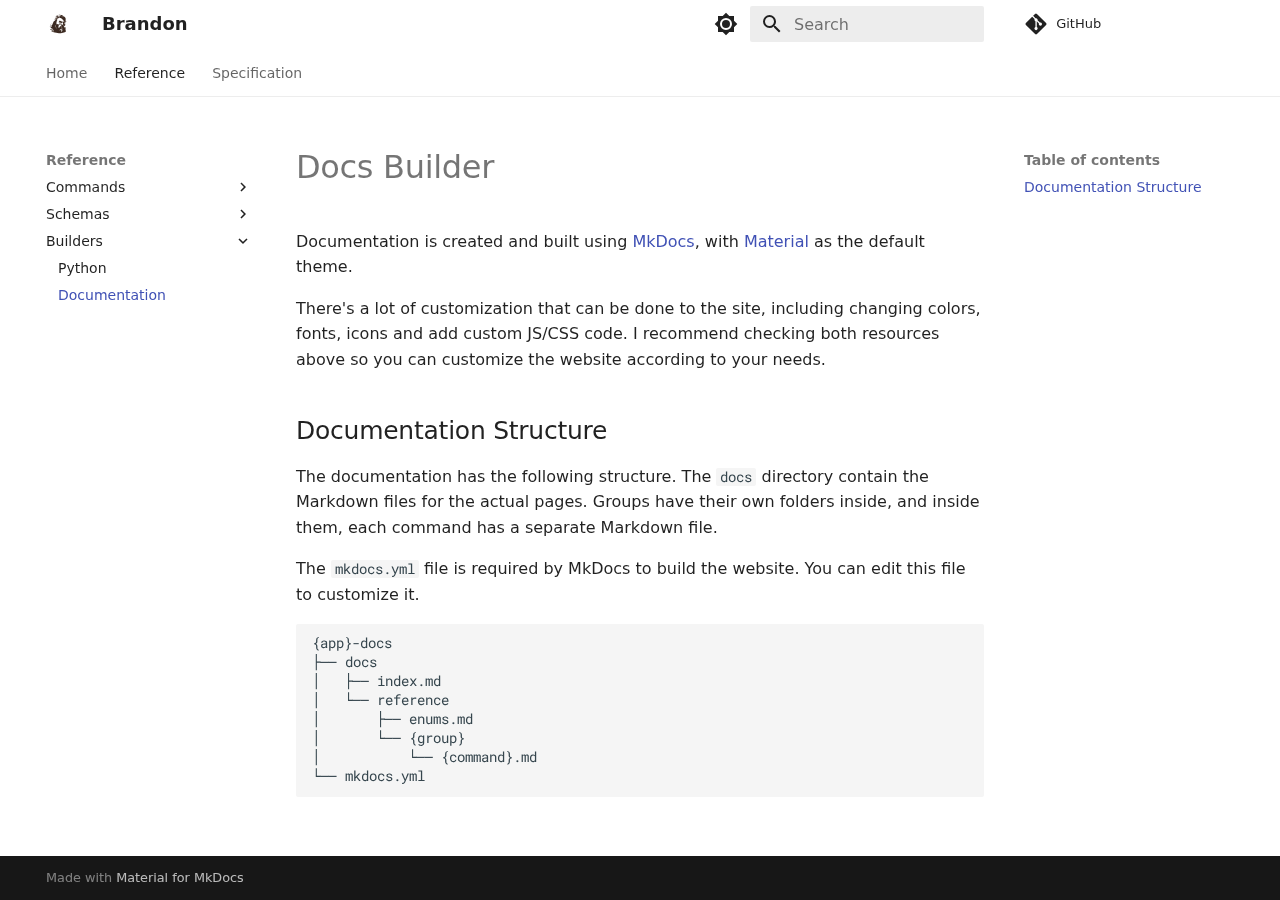
<file: reference/builders/docs/index.html>
<!doctype html>
<html lang="en" class="no-js">
  <head>
    
      <meta charset="utf-8">
      <meta name="viewport" content="width=device-width,initial-scale=1">
      
      
      
      
        <link rel="prev" href="../python/">
      
      
        <link rel="next" href="../../../specification/spec/">
      
      <link rel="icon" href="../../../assets/favicon.png">
      <meta name="generator" content="mkdocs-1.4.3, mkdocs-material-9.1.15">
    
    
      
        <title>Documentation - Brandon</title>
      
    
    
      <link rel="stylesheet" href="../../../assets/stylesheets/main.26e3688c.min.css">
      
        
        <link rel="stylesheet" href="../../../assets/stylesheets/palette.ecc896b0.min.css">
      
      

    
    
    
      
        
        
        <link rel="preconnect" href="https://fonts.gstatic.com" crossorigin>
        <link rel="stylesheet" href="https://fonts.googleapis.com/css?family=Roboto:300,300i,400,400i,700,700i%7CRoboto+Mono:400,400i,700,700i&display=fallback">
        <style>:root{--md-text-font:"Roboto";--md-code-font:"Roboto Mono"}</style>
      
    
    
      <link rel="stylesheet" href="../../../stylesheets/extra.css">
    
    <script>__md_scope=new URL("../../..",location),__md_hash=e=>[...e].reduce((e,_)=>(e<<5)-e+_.charCodeAt(0),0),__md_get=(e,_=localStorage,t=__md_scope)=>JSON.parse(_.getItem(t.pathname+"."+e)),__md_set=(e,_,t=localStorage,a=__md_scope)=>{try{t.setItem(a.pathname+"."+e,JSON.stringify(_))}catch(e){}}</script>
    
      

    
    
    
  </head>
  
  
    
    
      
    
    
    
    
    <body dir="ltr" data-md-color-scheme="default" data-md-color-primary="white" data-md-color-accent="light-blue">
  
    
    
      <script>var palette=__md_get("__palette");if(palette&&"object"==typeof palette.color)for(var key of Object.keys(palette.color))document.body.setAttribute("data-md-color-"+key,palette.color[key])</script>
    
    <input class="md-toggle" data-md-toggle="drawer" type="checkbox" id="__drawer" autocomplete="off">
    <input class="md-toggle" data-md-toggle="search" type="checkbox" id="__search" autocomplete="off">
    <label class="md-overlay" for="__drawer"></label>
    <div data-md-component="skip">
      
        
        <a href="#docs-builder" class="md-skip">
          Skip to content
        </a>
      
    </div>
    <div data-md-component="announce">
      
    </div>
    
    
      

<header class="md-header" data-md-component="header">
  <nav class="md-header__inner md-grid" aria-label="Header">
    <a href="../../.." title="Brandon" class="md-header__button md-logo" aria-label="Brandon" data-md-component="logo">
      
  <img src="../../../assets/logo.svg" alt="logo">

    </a>
    <label class="md-header__button md-icon" for="__drawer">
      <svg xmlns="http://www.w3.org/2000/svg" viewBox="0 0 24 24"><path d="M3 6h18v2H3V6m0 5h18v2H3v-2m0 5h18v2H3v-2Z"/></svg>
    </label>
    <div class="md-header__title" data-md-component="header-title">
      <div class="md-header__ellipsis">
        <div class="md-header__topic">
          <span class="md-ellipsis">
            Brandon
          </span>
        </div>
        <div class="md-header__topic" data-md-component="header-topic">
          <span class="md-ellipsis">
            
              Documentation
            
          </span>
        </div>
      </div>
    </div>
    
      
        <form class="md-header__option" data-md-component="palette">
          
            
            
            
            <input class="md-option" data-md-color-media="" data-md-color-scheme="default" data-md-color-primary="white" data-md-color-accent="light-blue"  aria-label="Switch to dark mode"  type="radio" name="__palette" id="__palette_1">
            
              <label class="md-header__button md-icon" title="Switch to dark mode" for="__palette_2" hidden>
                <svg xmlns="http://www.w3.org/2000/svg" viewBox="0 0 24 24"><path d="M12 8a4 4 0 0 0-4 4 4 4 0 0 0 4 4 4 4 0 0 0 4-4 4 4 0 0 0-4-4m0 10a6 6 0 0 1-6-6 6 6 0 0 1 6-6 6 6 0 0 1 6 6 6 6 0 0 1-6 6m8-9.31V4h-4.69L12 .69 8.69 4H4v4.69L.69 12 4 15.31V20h4.69L12 23.31 15.31 20H20v-4.69L23.31 12 20 8.69Z"/></svg>
              </label>
            
          
            
            
            
            <input class="md-option" data-md-color-media="" data-md-color-scheme="slate" data-md-color-primary="white" data-md-color-accent="light-blue"  aria-label="Switch to light mode"  type="radio" name="__palette" id="__palette_2">
            
              <label class="md-header__button md-icon" title="Switch to light mode" for="__palette_1" hidden>
                <svg xmlns="http://www.w3.org/2000/svg" viewBox="0 0 24 24"><path d="M12 18c-.89 0-1.74-.2-2.5-.55C11.56 16.5 13 14.42 13 12c0-2.42-1.44-4.5-3.5-5.45C10.26 6.2 11.11 6 12 6a6 6 0 0 1 6 6 6 6 0 0 1-6 6m8-9.31V4h-4.69L12 .69 8.69 4H4v4.69L.69 12 4 15.31V20h4.69L12 23.31 15.31 20H20v-4.69L23.31 12 20 8.69Z"/></svg>
              </label>
            
          
        </form>
      
    
    
    
      <label class="md-header__button md-icon" for="__search">
        <svg xmlns="http://www.w3.org/2000/svg" viewBox="0 0 24 24"><path d="M9.5 3A6.5 6.5 0 0 1 16 9.5c0 1.61-.59 3.09-1.56 4.23l.27.27h.79l5 5-1.5 1.5-5-5v-.79l-.27-.27A6.516 6.516 0 0 1 9.5 16 6.5 6.5 0 0 1 3 9.5 6.5 6.5 0 0 1 9.5 3m0 2C7 5 5 7 5 9.5S7 14 9.5 14 14 12 14 9.5 12 5 9.5 5Z"/></svg>
      </label>
      <div class="md-search" data-md-component="search" role="dialog">
  <label class="md-search__overlay" for="__search"></label>
  <div class="md-search__inner" role="search">
    <form class="md-search__form" name="search">
      <input type="text" class="md-search__input" name="query" aria-label="Search" placeholder="Search" autocapitalize="off" autocorrect="off" autocomplete="off" spellcheck="false" data-md-component="search-query" required>
      <label class="md-search__icon md-icon" for="__search">
        <svg xmlns="http://www.w3.org/2000/svg" viewBox="0 0 24 24"><path d="M9.5 3A6.5 6.5 0 0 1 16 9.5c0 1.61-.59 3.09-1.56 4.23l.27.27h.79l5 5-1.5 1.5-5-5v-.79l-.27-.27A6.516 6.516 0 0 1 9.5 16 6.5 6.5 0 0 1 3 9.5 6.5 6.5 0 0 1 9.5 3m0 2C7 5 5 7 5 9.5S7 14 9.5 14 14 12 14 9.5 12 5 9.5 5Z"/></svg>
        <svg xmlns="http://www.w3.org/2000/svg" viewBox="0 0 24 24"><path d="M20 11v2H8l5.5 5.5-1.42 1.42L4.16 12l7.92-7.92L13.5 5.5 8 11h12Z"/></svg>
      </label>
      <nav class="md-search__options" aria-label="Search">
        
        <button type="reset" class="md-search__icon md-icon" title="Clear" aria-label="Clear" tabindex="-1">
          <svg xmlns="http://www.w3.org/2000/svg" viewBox="0 0 24 24"><path d="M19 6.41 17.59 5 12 10.59 6.41 5 5 6.41 10.59 12 5 17.59 6.41 19 12 13.41 17.59 19 19 17.59 13.41 12 19 6.41Z"/></svg>
        </button>
      </nav>
      
    </form>
    <div class="md-search__output">
      <div class="md-search__scrollwrap" data-md-scrollfix>
        <div class="md-search-result" data-md-component="search-result">
          <div class="md-search-result__meta">
            Initializing search
          </div>
          <ol class="md-search-result__list" role="presentation"></ol>
        </div>
      </div>
    </div>
  </div>
</div>
    
    
      <div class="md-header__source">
        <a href="https://github.com/wmorellato/brandon" title="Go to repository" class="md-source" data-md-component="source">
  <div class="md-source__icon md-icon">
    
    <svg xmlns="http://www.w3.org/2000/svg" viewBox="0 0 448 512"><!--! Font Awesome Free 6.4.0 by @fontawesome - https://fontawesome.com License - https://fontawesome.com/license/free (Icons: CC BY 4.0, Fonts: SIL OFL 1.1, Code: MIT License) Copyright 2023 Fonticons, Inc.--><path d="M439.55 236.05 244 40.45a28.87 28.87 0 0 0-40.81 0l-40.66 40.63 51.52 51.52c27.06-9.14 52.68 16.77 43.39 43.68l49.66 49.66c34.23-11.8 61.18 31 35.47 56.69-26.49 26.49-70.21-2.87-56-37.34L240.22 199v121.85c25.3 12.54 22.26 41.85 9.08 55a34.34 34.34 0 0 1-48.55 0c-17.57-17.6-11.07-46.91 11.25-56v-123c-20.8-8.51-24.6-30.74-18.64-45L142.57 101 8.45 235.14a28.86 28.86 0 0 0 0 40.81l195.61 195.6a28.86 28.86 0 0 0 40.8 0l194.69-194.69a28.86 28.86 0 0 0 0-40.81z"/></svg>
  </div>
  <div class="md-source__repository">
    GitHub
  </div>
</a>
      </div>
    
  </nav>
  
</header>
    
    <div class="md-container" data-md-component="container">
      
      
        
          
            
<nav class="md-tabs" aria-label="Tabs" data-md-component="tabs">
  <div class="md-grid">
    <ul class="md-tabs__list">
      
        
  
  


  <li class="md-tabs__item">
    <a href="../../.." class="md-tabs__link">
      Home
    </a>
  </li>

      
        
  
  
    
  


  
  
  
    

  
  
  
    

  
  
  
    <li class="md-tabs__item">
      <a href="../../project/" class="md-tabs__link md-tabs__link--active">
        Reference
      </a>
    </li>
  

  

  

      
        
  
  


  
  
  
    <li class="md-tabs__item">
      <a href="../../../specification/spec/" class="md-tabs__link">
        Specification
      </a>
    </li>
  

      
    </ul>
  </div>
</nav>
          
        
      
      <main class="md-main" data-md-component="main">
        <div class="md-main__inner md-grid">
          
            
              
              <div class="md-sidebar md-sidebar--primary" data-md-component="sidebar" data-md-type="navigation" >
                <div class="md-sidebar__scrollwrap">
                  <div class="md-sidebar__inner">
                    

  


<nav class="md-nav md-nav--primary md-nav--lifted" aria-label="Navigation" data-md-level="0">
  <label class="md-nav__title" for="__drawer">
    <a href="../../.." title="Brandon" class="md-nav__button md-logo" aria-label="Brandon" data-md-component="logo">
      
  <img src="../../../assets/logo.svg" alt="logo">

    </a>
    Brandon
  </label>
  
    <div class="md-nav__source">
      <a href="https://github.com/wmorellato/brandon" title="Go to repository" class="md-source" data-md-component="source">
  <div class="md-source__icon md-icon">
    
    <svg xmlns="http://www.w3.org/2000/svg" viewBox="0 0 448 512"><!--! Font Awesome Free 6.4.0 by @fontawesome - https://fontawesome.com License - https://fontawesome.com/license/free (Icons: CC BY 4.0, Fonts: SIL OFL 1.1, Code: MIT License) Copyright 2023 Fonticons, Inc.--><path d="M439.55 236.05 244 40.45a28.87 28.87 0 0 0-40.81 0l-40.66 40.63 51.52 51.52c27.06-9.14 52.68 16.77 43.39 43.68l49.66 49.66c34.23-11.8 61.18 31 35.47 56.69-26.49 26.49-70.21-2.87-56-37.34L240.22 199v121.85c25.3 12.54 22.26 41.85 9.08 55a34.34 34.34 0 0 1-48.55 0c-17.57-17.6-11.07-46.91 11.25-56v-123c-20.8-8.51-24.6-30.74-18.64-45L142.57 101 8.45 235.14a28.86 28.86 0 0 0 0 40.81l195.61 195.6a28.86 28.86 0 0 0 40.8 0l194.69-194.69a28.86 28.86 0 0 0 0-40.81z"/></svg>
  </div>
  <div class="md-source__repository">
    GitHub
  </div>
</a>
    </div>
  
  <ul class="md-nav__list" data-md-scrollfix>
    
      
      
      

  
  
  
    <li class="md-nav__item">
      <a href="../../.." class="md-nav__link">
        Home
      </a>
    </li>
  

    
      
      
      

  
  
    
  
  
    
    <li class="md-nav__item md-nav__item--active md-nav__item--nested">
      
      
      
      
      <input class="md-nav__toggle md-toggle " type="checkbox" id="__nav_2" checked>
      
      
      
        <label class="md-nav__link" for="__nav_2" id="__nav_2_label" tabindex="0">
          Reference
          <span class="md-nav__icon md-icon"></span>
        </label>
      
      <nav class="md-nav" data-md-level="1" aria-labelledby="__nav_2_label" aria-expanded="true">
        <label class="md-nav__title" for="__nav_2">
          <span class="md-nav__icon md-icon"></span>
          Reference
        </label>
        <ul class="md-nav__list" data-md-scrollfix>
          
            
              
  
  
  
    
    <li class="md-nav__item md-nav__item--nested">
      
      
      
      
      <input class="md-nav__toggle md-toggle " type="checkbox" id="__nav_2_1" >
      
      
      
        <label class="md-nav__link" for="__nav_2_1" id="__nav_2_1_label" tabindex="0">
          Commands
          <span class="md-nav__icon md-icon"></span>
        </label>
      
      <nav class="md-nav" data-md-level="2" aria-labelledby="__nav_2_1_label" aria-expanded="false">
        <label class="md-nav__title" for="__nav_2_1">
          <span class="md-nav__icon md-icon"></span>
          Commands
        </label>
        <ul class="md-nav__list" data-md-scrollfix>
          
            
              
  
  
  
    
    <li class="md-nav__item md-nav__item--nested">
      
      
      
      
      <input class="md-nav__toggle md-toggle " type="checkbox" id="__nav_2_1_1" >
      
      
      
        <label class="md-nav__link" for="__nav_2_1_1" id="__nav_2_1_1_label" tabindex="0">
          generate
          <span class="md-nav__icon md-icon"></span>
        </label>
      
      <nav class="md-nav" data-md-level="3" aria-labelledby="__nav_2_1_1_label" aria-expanded="false">
        <label class="md-nav__title" for="__nav_2_1_1">
          <span class="md-nav__icon md-icon"></span>
          generate
        </label>
        <ul class="md-nav__list" data-md-scrollfix>
          
            
              
  
  
  
    <li class="md-nav__item">
      <a href="../../project/" class="md-nav__link">
        project
      </a>
    </li>
  

            
          
            
              
  
  
  
    <li class="md-nav__item">
      <a href="../../docs/" class="md-nav__link">
        docs
      </a>
    </li>
  

            
          
            
              
  
  
  
    <li class="md-nav__item">
      <a href="../../summary/" class="md-nav__link">
        summary
      </a>
    </li>
  

            
          
        </ul>
      </nav>
    </li>
  

            
          
            
              
  
  
  
    <li class="md-nav__item">
      <a href="../../version/" class="md-nav__link">
        version
      </a>
    </li>
  

            
          
        </ul>
      </nav>
    </li>
  

            
          
            
              
  
  
  
    
    <li class="md-nav__item md-nav__item--nested">
      
      
      
      
      <input class="md-nav__toggle md-toggle " type="checkbox" id="__nav_2_2" >
      
      
      
        <label class="md-nav__link" for="__nav_2_2" id="__nav_2_2_label" tabindex="0">
          Schemas
          <span class="md-nav__icon md-icon"></span>
        </label>
      
      <nav class="md-nav" data-md-level="2" aria-labelledby="__nav_2_2_label" aria-expanded="false">
        <label class="md-nav__title" for="__nav_2_2">
          <span class="md-nav__icon md-icon"></span>
          Schemas
        </label>
        <ul class="md-nav__list" data-md-scrollfix>
          
            
              
  
  
  
    <li class="md-nav__item">
      <a href="../../enums/" class="md-nav__link">
        Enums
      </a>
    </li>
  

            
          
        </ul>
      </nav>
    </li>
  

            
          
            
              
  
  
    
  
  
    
    <li class="md-nav__item md-nav__item--active md-nav__item--nested">
      
      
      
      
      <input class="md-nav__toggle md-toggle " type="checkbox" id="__nav_2_3" checked>
      
      
      
        <label class="md-nav__link" for="__nav_2_3" id="__nav_2_3_label" tabindex="0">
          Builders
          <span class="md-nav__icon md-icon"></span>
        </label>
      
      <nav class="md-nav" data-md-level="2" aria-labelledby="__nav_2_3_label" aria-expanded="true">
        <label class="md-nav__title" for="__nav_2_3">
          <span class="md-nav__icon md-icon"></span>
          Builders
        </label>
        <ul class="md-nav__list" data-md-scrollfix>
          
            
              
  
  
  
    <li class="md-nav__item">
      <a href="../python/" class="md-nav__link">
        Python
      </a>
    </li>
  

            
          
            
              
  
  
    
  
  
    <li class="md-nav__item md-nav__item--active">
      
      <input class="md-nav__toggle md-toggle" type="checkbox" id="__toc">
      
      
        
      
      
        <label class="md-nav__link md-nav__link--active" for="__toc">
          Documentation
          <span class="md-nav__icon md-icon"></span>
        </label>
      
      <a href="./" class="md-nav__link md-nav__link--active">
        Documentation
      </a>
      
        

<nav class="md-nav md-nav--secondary" aria-label="Table of contents">
  
  
  
    
  
  
    <label class="md-nav__title" for="__toc">
      <span class="md-nav__icon md-icon"></span>
      Table of contents
    </label>
    <ul class="md-nav__list" data-md-component="toc" data-md-scrollfix>
      
        <li class="md-nav__item">
  <a href="#documentation-structure" class="md-nav__link">
    Documentation Structure
  </a>
  
</li>
      
    </ul>
  
</nav>
      
    </li>
  

            
          
        </ul>
      </nav>
    </li>
  

            
          
        </ul>
      </nav>
    </li>
  

    
      
      
      

  
  
  
    
    <li class="md-nav__item md-nav__item--nested">
      
      
      
      
      <input class="md-nav__toggle md-toggle " type="checkbox" id="__nav_3" >
      
      
      
        <label class="md-nav__link" for="__nav_3" id="__nav_3_label" tabindex="0">
          Specification
          <span class="md-nav__icon md-icon"></span>
        </label>
      
      <nav class="md-nav" data-md-level="1" aria-labelledby="__nav_3_label" aria-expanded="false">
        <label class="md-nav__title" for="__nav_3">
          <span class="md-nav__icon md-icon"></span>
          Specification
        </label>
        <ul class="md-nav__list" data-md-scrollfix>
          
            
              
  
  
  
    <li class="md-nav__item">
      <a href="../../../specification/spec/" class="md-nav__link">
        Reference
      </a>
    </li>
  

            
          
            
              
  
  
  
    <li class="md-nav__item">
      <a href="../../../specification/examples/" class="md-nav__link">
        Examples
      </a>
    </li>
  

            
          
        </ul>
      </nav>
    </li>
  

    
  </ul>
</nav>
                  </div>
                </div>
              </div>
            
            
              
              <div class="md-sidebar md-sidebar--secondary" data-md-component="sidebar" data-md-type="toc" >
                <div class="md-sidebar__scrollwrap">
                  <div class="md-sidebar__inner">
                    

<nav class="md-nav md-nav--secondary" aria-label="Table of contents">
  
  
  
    
  
  
    <label class="md-nav__title" for="__toc">
      <span class="md-nav__icon md-icon"></span>
      Table of contents
    </label>
    <ul class="md-nav__list" data-md-component="toc" data-md-scrollfix>
      
        <li class="md-nav__item">
  <a href="#documentation-structure" class="md-nav__link">
    Documentation Structure
  </a>
  
</li>
      
    </ul>
  
</nav>
                  </div>
                </div>
              </div>
            
          
          
            <div class="md-content" data-md-component="content">
              <article class="md-content__inner md-typeset">
                
                  

  
  


<h1 id="docs-builder">Docs Builder</h1>
<p>Documentation is created and built using <a href="https://www.mkdocs.org/">MkDocs</a>, with <a href="https://squidfunk.github.io/mkdocs-material/">Material</a> as the default theme.</p>
<p>There's a lot of customization that can be done to the site, including changing colors, fonts, icons and add custom JS/CSS code. I recommend checking both resources above so you can customize the website according to your needs.</p>
<h2 id="documentation-structure">Documentation Structure</h2>
<p>The documentation has the following structure. The <code>docs</code> directory contain the Markdown files for the actual pages. Groups have their own folders inside, and inside them, each command has a separate Markdown file.</p>
<p>The <code>mkdocs.yml</code> file is required by MkDocs to build the website. You can edit this file to customize it.</p>
<div class="highlight"><pre><span></span><code><a id="__codelineno-0-1" name="__codelineno-0-1" href="#__codelineno-0-1"></a>{app}-docs
<a id="__codelineno-0-2" name="__codelineno-0-2" href="#__codelineno-0-2"></a>├── docs
<a id="__codelineno-0-3" name="__codelineno-0-3" href="#__codelineno-0-3"></a>│   ├── index.md
<a id="__codelineno-0-4" name="__codelineno-0-4" href="#__codelineno-0-4"></a>│   └── reference
<a id="__codelineno-0-5" name="__codelineno-0-5" href="#__codelineno-0-5"></a>│       ├── enums.md
<a id="__codelineno-0-6" name="__codelineno-0-6" href="#__codelineno-0-6"></a>│       └── {group}
<a id="__codelineno-0-7" name="__codelineno-0-7" href="#__codelineno-0-7"></a>│           └── {command}.md
<a id="__codelineno-0-8" name="__codelineno-0-8" href="#__codelineno-0-8"></a>└── mkdocs.yml
</code></pre></div>





                
              </article>
            </div>
          
          
        </div>
        
      </main>
      
        <footer class="md-footer">
  
  <div class="md-footer-meta md-typeset">
    <div class="md-footer-meta__inner md-grid">
      <div class="md-copyright">
  
  
    Made with
    <a href="https://squidfunk.github.io/mkdocs-material/" target="_blank" rel="noopener">
      Material for MkDocs
    </a>
  
</div>
      
    </div>
  </div>
</footer>
      
    </div>
    <div class="md-dialog" data-md-component="dialog">
      <div class="md-dialog__inner md-typeset"></div>
    </div>
    
    <script id="__config" type="application/json">{"base": "../../..", "features": ["navigation.instant", "navigation.tabs"], "search": "../../../assets/javascripts/workers/search.208ed371.min.js", "translations": {"clipboard.copied": "Copied to clipboard", "clipboard.copy": "Copy to clipboard", "search.result.more.one": "1 more on this page", "search.result.more.other": "# more on this page", "search.result.none": "No matching documents", "search.result.one": "1 matching document", "search.result.other": "# matching documents", "search.result.placeholder": "Type to start searching", "search.result.term.missing": "Missing", "select.version": "Select version"}}</script>
    
    
      <script src="../../../assets/javascripts/bundle.b4d07000.min.js"></script>
      
    
  </body>
</html>
</file>
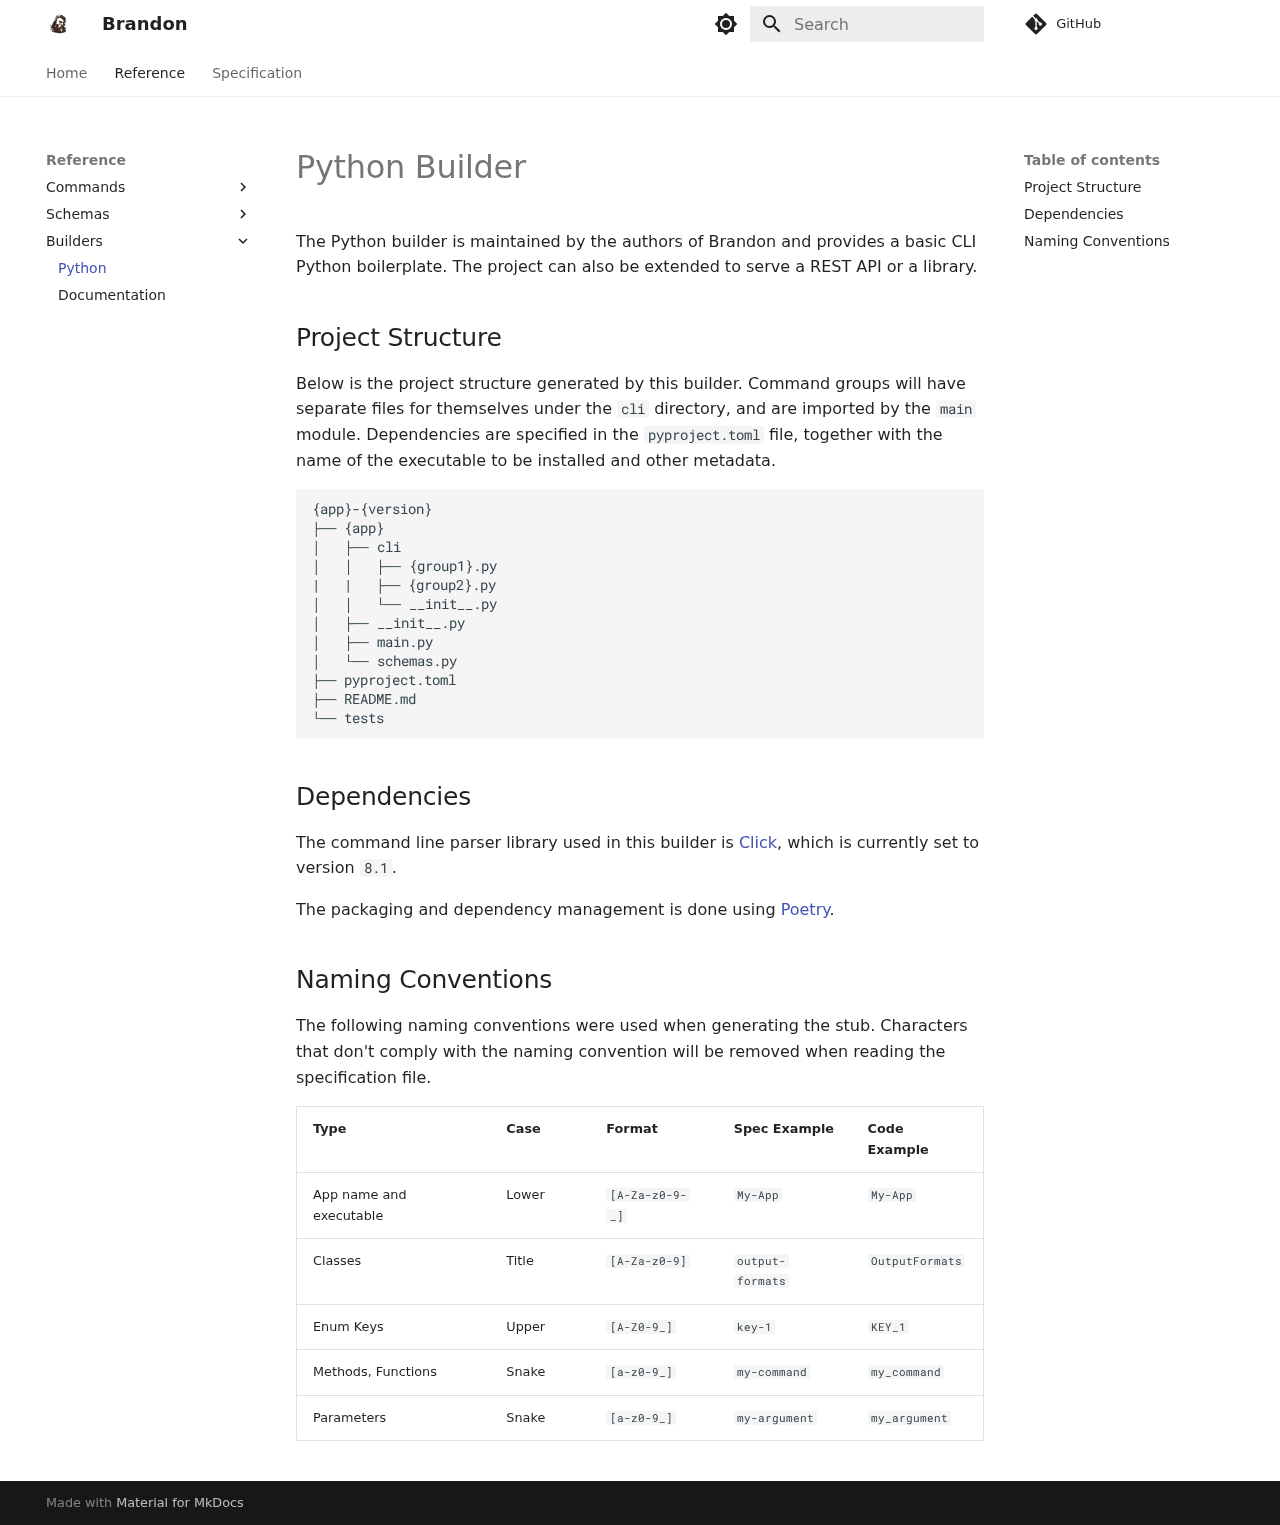
<file: reference/builders/python/index.html>
<!doctype html>
<html lang="en" class="no-js">
  <head>
    
      <meta charset="utf-8">
      <meta name="viewport" content="width=device-width,initial-scale=1">
      
      
      
      
        <link rel="prev" href="../../enums/">
      
      
        <link rel="next" href="../docs/">
      
      <link rel="icon" href="../../../assets/favicon.png">
      <meta name="generator" content="mkdocs-1.4.3, mkdocs-material-9.1.15">
    
    
      
        <title>Python - Brandon</title>
      
    
    
      <link rel="stylesheet" href="../../../assets/stylesheets/main.26e3688c.min.css">
      
        
        <link rel="stylesheet" href="../../../assets/stylesheets/palette.ecc896b0.min.css">
      
      

    
    
    
      
        
        
        <link rel="preconnect" href="https://fonts.gstatic.com" crossorigin>
        <link rel="stylesheet" href="https://fonts.googleapis.com/css?family=Roboto:300,300i,400,400i,700,700i%7CRoboto+Mono:400,400i,700,700i&display=fallback">
        <style>:root{--md-text-font:"Roboto";--md-code-font:"Roboto Mono"}</style>
      
    
    
      <link rel="stylesheet" href="../../../stylesheets/extra.css">
    
    <script>__md_scope=new URL("../../..",location),__md_hash=e=>[...e].reduce((e,_)=>(e<<5)-e+_.charCodeAt(0),0),__md_get=(e,_=localStorage,t=__md_scope)=>JSON.parse(_.getItem(t.pathname+"."+e)),__md_set=(e,_,t=localStorage,a=__md_scope)=>{try{t.setItem(a.pathname+"."+e,JSON.stringify(_))}catch(e){}}</script>
    
      

    
    
    
  </head>
  
  
    
    
      
    
    
    
    
    <body dir="ltr" data-md-color-scheme="default" data-md-color-primary="white" data-md-color-accent="light-blue">
  
    
    
      <script>var palette=__md_get("__palette");if(palette&&"object"==typeof palette.color)for(var key of Object.keys(palette.color))document.body.setAttribute("data-md-color-"+key,palette.color[key])</script>
    
    <input class="md-toggle" data-md-toggle="drawer" type="checkbox" id="__drawer" autocomplete="off">
    <input class="md-toggle" data-md-toggle="search" type="checkbox" id="__search" autocomplete="off">
    <label class="md-overlay" for="__drawer"></label>
    <div data-md-component="skip">
      
        
        <a href="#python-builder" class="md-skip">
          Skip to content
        </a>
      
    </div>
    <div data-md-component="announce">
      
    </div>
    
    
      

<header class="md-header" data-md-component="header">
  <nav class="md-header__inner md-grid" aria-label="Header">
    <a href="../../.." title="Brandon" class="md-header__button md-logo" aria-label="Brandon" data-md-component="logo">
      
  <img src="../../../assets/logo.svg" alt="logo">

    </a>
    <label class="md-header__button md-icon" for="__drawer">
      <svg xmlns="http://www.w3.org/2000/svg" viewBox="0 0 24 24"><path d="M3 6h18v2H3V6m0 5h18v2H3v-2m0 5h18v2H3v-2Z"/></svg>
    </label>
    <div class="md-header__title" data-md-component="header-title">
      <div class="md-header__ellipsis">
        <div class="md-header__topic">
          <span class="md-ellipsis">
            Brandon
          </span>
        </div>
        <div class="md-header__topic" data-md-component="header-topic">
          <span class="md-ellipsis">
            
              Python
            
          </span>
        </div>
      </div>
    </div>
    
      
        <form class="md-header__option" data-md-component="palette">
          
            
            
            
            <input class="md-option" data-md-color-media="" data-md-color-scheme="default" data-md-color-primary="white" data-md-color-accent="light-blue"  aria-label="Switch to dark mode"  type="radio" name="__palette" id="__palette_1">
            
              <label class="md-header__button md-icon" title="Switch to dark mode" for="__palette_2" hidden>
                <svg xmlns="http://www.w3.org/2000/svg" viewBox="0 0 24 24"><path d="M12 8a4 4 0 0 0-4 4 4 4 0 0 0 4 4 4 4 0 0 0 4-4 4 4 0 0 0-4-4m0 10a6 6 0 0 1-6-6 6 6 0 0 1 6-6 6 6 0 0 1 6 6 6 6 0 0 1-6 6m8-9.31V4h-4.69L12 .69 8.69 4H4v4.69L.69 12 4 15.31V20h4.69L12 23.31 15.31 20H20v-4.69L23.31 12 20 8.69Z"/></svg>
              </label>
            
          
            
            
            
            <input class="md-option" data-md-color-media="" data-md-color-scheme="slate" data-md-color-primary="white" data-md-color-accent="light-blue"  aria-label="Switch to light mode"  type="radio" name="__palette" id="__palette_2">
            
              <label class="md-header__button md-icon" title="Switch to light mode" for="__palette_1" hidden>
                <svg xmlns="http://www.w3.org/2000/svg" viewBox="0 0 24 24"><path d="M12 18c-.89 0-1.74-.2-2.5-.55C11.56 16.5 13 14.42 13 12c0-2.42-1.44-4.5-3.5-5.45C10.26 6.2 11.11 6 12 6a6 6 0 0 1 6 6 6 6 0 0 1-6 6m8-9.31V4h-4.69L12 .69 8.69 4H4v4.69L.69 12 4 15.31V20h4.69L12 23.31 15.31 20H20v-4.69L23.31 12 20 8.69Z"/></svg>
              </label>
            
          
        </form>
      
    
    
    
      <label class="md-header__button md-icon" for="__search">
        <svg xmlns="http://www.w3.org/2000/svg" viewBox="0 0 24 24"><path d="M9.5 3A6.5 6.5 0 0 1 16 9.5c0 1.61-.59 3.09-1.56 4.23l.27.27h.79l5 5-1.5 1.5-5-5v-.79l-.27-.27A6.516 6.516 0 0 1 9.5 16 6.5 6.5 0 0 1 3 9.5 6.5 6.5 0 0 1 9.5 3m0 2C7 5 5 7 5 9.5S7 14 9.5 14 14 12 14 9.5 12 5 9.5 5Z"/></svg>
      </label>
      <div class="md-search" data-md-component="search" role="dialog">
  <label class="md-search__overlay" for="__search"></label>
  <div class="md-search__inner" role="search">
    <form class="md-search__form" name="search">
      <input type="text" class="md-search__input" name="query" aria-label="Search" placeholder="Search" autocapitalize="off" autocorrect="off" autocomplete="off" spellcheck="false" data-md-component="search-query" required>
      <label class="md-search__icon md-icon" for="__search">
        <svg xmlns="http://www.w3.org/2000/svg" viewBox="0 0 24 24"><path d="M9.5 3A6.5 6.5 0 0 1 16 9.5c0 1.61-.59 3.09-1.56 4.23l.27.27h.79l5 5-1.5 1.5-5-5v-.79l-.27-.27A6.516 6.516 0 0 1 9.5 16 6.5 6.5 0 0 1 3 9.5 6.5 6.5 0 0 1 9.5 3m0 2C7 5 5 7 5 9.5S7 14 9.5 14 14 12 14 9.5 12 5 9.5 5Z"/></svg>
        <svg xmlns="http://www.w3.org/2000/svg" viewBox="0 0 24 24"><path d="M20 11v2H8l5.5 5.5-1.42 1.42L4.16 12l7.92-7.92L13.5 5.5 8 11h12Z"/></svg>
      </label>
      <nav class="md-search__options" aria-label="Search">
        
        <button type="reset" class="md-search__icon md-icon" title="Clear" aria-label="Clear" tabindex="-1">
          <svg xmlns="http://www.w3.org/2000/svg" viewBox="0 0 24 24"><path d="M19 6.41 17.59 5 12 10.59 6.41 5 5 6.41 10.59 12 5 17.59 6.41 19 12 13.41 17.59 19 19 17.59 13.41 12 19 6.41Z"/></svg>
        </button>
      </nav>
      
    </form>
    <div class="md-search__output">
      <div class="md-search__scrollwrap" data-md-scrollfix>
        <div class="md-search-result" data-md-component="search-result">
          <div class="md-search-result__meta">
            Initializing search
          </div>
          <ol class="md-search-result__list" role="presentation"></ol>
        </div>
      </div>
    </div>
  </div>
</div>
    
    
      <div class="md-header__source">
        <a href="https://github.com/wmorellato/brandon" title="Go to repository" class="md-source" data-md-component="source">
  <div class="md-source__icon md-icon">
    
    <svg xmlns="http://www.w3.org/2000/svg" viewBox="0 0 448 512"><!--! Font Awesome Free 6.4.0 by @fontawesome - https://fontawesome.com License - https://fontawesome.com/license/free (Icons: CC BY 4.0, Fonts: SIL OFL 1.1, Code: MIT License) Copyright 2023 Fonticons, Inc.--><path d="M439.55 236.05 244 40.45a28.87 28.87 0 0 0-40.81 0l-40.66 40.63 51.52 51.52c27.06-9.14 52.68 16.77 43.39 43.68l49.66 49.66c34.23-11.8 61.18 31 35.47 56.69-26.49 26.49-70.21-2.87-56-37.34L240.22 199v121.85c25.3 12.54 22.26 41.85 9.08 55a34.34 34.34 0 0 1-48.55 0c-17.57-17.6-11.07-46.91 11.25-56v-123c-20.8-8.51-24.6-30.74-18.64-45L142.57 101 8.45 235.14a28.86 28.86 0 0 0 0 40.81l195.61 195.6a28.86 28.86 0 0 0 40.8 0l194.69-194.69a28.86 28.86 0 0 0 0-40.81z"/></svg>
  </div>
  <div class="md-source__repository">
    GitHub
  </div>
</a>
      </div>
    
  </nav>
  
</header>
    
    <div class="md-container" data-md-component="container">
      
      
        
          
            
<nav class="md-tabs" aria-label="Tabs" data-md-component="tabs">
  <div class="md-grid">
    <ul class="md-tabs__list">
      
        
  
  


  <li class="md-tabs__item">
    <a href="../../.." class="md-tabs__link">
      Home
    </a>
  </li>

      
        
  
  
    
  


  
  
  
    

  
  
  
    

  
  
  
    <li class="md-tabs__item">
      <a href="../../project/" class="md-tabs__link md-tabs__link--active">
        Reference
      </a>
    </li>
  

  

  

      
        
  
  


  
  
  
    <li class="md-tabs__item">
      <a href="../../../specification/spec/" class="md-tabs__link">
        Specification
      </a>
    </li>
  

      
    </ul>
  </div>
</nav>
          
        
      
      <main class="md-main" data-md-component="main">
        <div class="md-main__inner md-grid">
          
            
              
              <div class="md-sidebar md-sidebar--primary" data-md-component="sidebar" data-md-type="navigation" >
                <div class="md-sidebar__scrollwrap">
                  <div class="md-sidebar__inner">
                    

  


<nav class="md-nav md-nav--primary md-nav--lifted" aria-label="Navigation" data-md-level="0">
  <label class="md-nav__title" for="__drawer">
    <a href="../../.." title="Brandon" class="md-nav__button md-logo" aria-label="Brandon" data-md-component="logo">
      
  <img src="../../../assets/logo.svg" alt="logo">

    </a>
    Brandon
  </label>
  
    <div class="md-nav__source">
      <a href="https://github.com/wmorellato/brandon" title="Go to repository" class="md-source" data-md-component="source">
  <div class="md-source__icon md-icon">
    
    <svg xmlns="http://www.w3.org/2000/svg" viewBox="0 0 448 512"><!--! Font Awesome Free 6.4.0 by @fontawesome - https://fontawesome.com License - https://fontawesome.com/license/free (Icons: CC BY 4.0, Fonts: SIL OFL 1.1, Code: MIT License) Copyright 2023 Fonticons, Inc.--><path d="M439.55 236.05 244 40.45a28.87 28.87 0 0 0-40.81 0l-40.66 40.63 51.52 51.52c27.06-9.14 52.68 16.77 43.39 43.68l49.66 49.66c34.23-11.8 61.18 31 35.47 56.69-26.49 26.49-70.21-2.87-56-37.34L240.22 199v121.85c25.3 12.54 22.26 41.85 9.08 55a34.34 34.34 0 0 1-48.55 0c-17.57-17.6-11.07-46.91 11.25-56v-123c-20.8-8.51-24.6-30.74-18.64-45L142.57 101 8.45 235.14a28.86 28.86 0 0 0 0 40.81l195.61 195.6a28.86 28.86 0 0 0 40.8 0l194.69-194.69a28.86 28.86 0 0 0 0-40.81z"/></svg>
  </div>
  <div class="md-source__repository">
    GitHub
  </div>
</a>
    </div>
  
  <ul class="md-nav__list" data-md-scrollfix>
    
      
      
      

  
  
  
    <li class="md-nav__item">
      <a href="../../.." class="md-nav__link">
        Home
      </a>
    </li>
  

    
      
      
      

  
  
    
  
  
    
    <li class="md-nav__item md-nav__item--active md-nav__item--nested">
      
      
      
      
      <input class="md-nav__toggle md-toggle " type="checkbox" id="__nav_2" checked>
      
      
      
        <label class="md-nav__link" for="__nav_2" id="__nav_2_label" tabindex="0">
          Reference
          <span class="md-nav__icon md-icon"></span>
        </label>
      
      <nav class="md-nav" data-md-level="1" aria-labelledby="__nav_2_label" aria-expanded="true">
        <label class="md-nav__title" for="__nav_2">
          <span class="md-nav__icon md-icon"></span>
          Reference
        </label>
        <ul class="md-nav__list" data-md-scrollfix>
          
            
              
  
  
  
    
    <li class="md-nav__item md-nav__item--nested">
      
      
      
      
      <input class="md-nav__toggle md-toggle " type="checkbox" id="__nav_2_1" >
      
      
      
        <label class="md-nav__link" for="__nav_2_1" id="__nav_2_1_label" tabindex="0">
          Commands
          <span class="md-nav__icon md-icon"></span>
        </label>
      
      <nav class="md-nav" data-md-level="2" aria-labelledby="__nav_2_1_label" aria-expanded="false">
        <label class="md-nav__title" for="__nav_2_1">
          <span class="md-nav__icon md-icon"></span>
          Commands
        </label>
        <ul class="md-nav__list" data-md-scrollfix>
          
            
              
  
  
  
    
    <li class="md-nav__item md-nav__item--nested">
      
      
      
      
      <input class="md-nav__toggle md-toggle " type="checkbox" id="__nav_2_1_1" >
      
      
      
        <label class="md-nav__link" for="__nav_2_1_1" id="__nav_2_1_1_label" tabindex="0">
          generate
          <span class="md-nav__icon md-icon"></span>
        </label>
      
      <nav class="md-nav" data-md-level="3" aria-labelledby="__nav_2_1_1_label" aria-expanded="false">
        <label class="md-nav__title" for="__nav_2_1_1">
          <span class="md-nav__icon md-icon"></span>
          generate
        </label>
        <ul class="md-nav__list" data-md-scrollfix>
          
            
              
  
  
  
    <li class="md-nav__item">
      <a href="../../project/" class="md-nav__link">
        project
      </a>
    </li>
  

            
          
            
              
  
  
  
    <li class="md-nav__item">
      <a href="../../docs/" class="md-nav__link">
        docs
      </a>
    </li>
  

            
          
            
              
  
  
  
    <li class="md-nav__item">
      <a href="../../summary/" class="md-nav__link">
        summary
      </a>
    </li>
  

            
          
        </ul>
      </nav>
    </li>
  

            
          
            
              
  
  
  
    <li class="md-nav__item">
      <a href="../../version/" class="md-nav__link">
        version
      </a>
    </li>
  

            
          
        </ul>
      </nav>
    </li>
  

            
          
            
              
  
  
  
    
    <li class="md-nav__item md-nav__item--nested">
      
      
      
      
      <input class="md-nav__toggle md-toggle " type="checkbox" id="__nav_2_2" >
      
      
      
        <label class="md-nav__link" for="__nav_2_2" id="__nav_2_2_label" tabindex="0">
          Schemas
          <span class="md-nav__icon md-icon"></span>
        </label>
      
      <nav class="md-nav" data-md-level="2" aria-labelledby="__nav_2_2_label" aria-expanded="false">
        <label class="md-nav__title" for="__nav_2_2">
          <span class="md-nav__icon md-icon"></span>
          Schemas
        </label>
        <ul class="md-nav__list" data-md-scrollfix>
          
            
              
  
  
  
    <li class="md-nav__item">
      <a href="../../enums/" class="md-nav__link">
        Enums
      </a>
    </li>
  

            
          
        </ul>
      </nav>
    </li>
  

            
          
            
              
  
  
    
  
  
    
    <li class="md-nav__item md-nav__item--active md-nav__item--nested">
      
      
      
      
      <input class="md-nav__toggle md-toggle " type="checkbox" id="__nav_2_3" checked>
      
      
      
        <label class="md-nav__link" for="__nav_2_3" id="__nav_2_3_label" tabindex="0">
          Builders
          <span class="md-nav__icon md-icon"></span>
        </label>
      
      <nav class="md-nav" data-md-level="2" aria-labelledby="__nav_2_3_label" aria-expanded="true">
        <label class="md-nav__title" for="__nav_2_3">
          <span class="md-nav__icon md-icon"></span>
          Builders
        </label>
        <ul class="md-nav__list" data-md-scrollfix>
          
            
              
  
  
    
  
  
    <li class="md-nav__item md-nav__item--active">
      
      <input class="md-nav__toggle md-toggle" type="checkbox" id="__toc">
      
      
        
      
      
        <label class="md-nav__link md-nav__link--active" for="__toc">
          Python
          <span class="md-nav__icon md-icon"></span>
        </label>
      
      <a href="./" class="md-nav__link md-nav__link--active">
        Python
      </a>
      
        

<nav class="md-nav md-nav--secondary" aria-label="Table of contents">
  
  
  
    
  
  
    <label class="md-nav__title" for="__toc">
      <span class="md-nav__icon md-icon"></span>
      Table of contents
    </label>
    <ul class="md-nav__list" data-md-component="toc" data-md-scrollfix>
      
        <li class="md-nav__item">
  <a href="#project-structure" class="md-nav__link">
    Project Structure
  </a>
  
</li>
      
        <li class="md-nav__item">
  <a href="#dependencies" class="md-nav__link">
    Dependencies
  </a>
  
</li>
      
        <li class="md-nav__item">
  <a href="#naming-conventions" class="md-nav__link">
    Naming Conventions
  </a>
  
</li>
      
    </ul>
  
</nav>
      
    </li>
  

            
          
            
              
  
  
  
    <li class="md-nav__item">
      <a href="../docs/" class="md-nav__link">
        Documentation
      </a>
    </li>
  

            
          
        </ul>
      </nav>
    </li>
  

            
          
        </ul>
      </nav>
    </li>
  

    
      
      
      

  
  
  
    
    <li class="md-nav__item md-nav__item--nested">
      
      
      
      
      <input class="md-nav__toggle md-toggle " type="checkbox" id="__nav_3" >
      
      
      
        <label class="md-nav__link" for="__nav_3" id="__nav_3_label" tabindex="0">
          Specification
          <span class="md-nav__icon md-icon"></span>
        </label>
      
      <nav class="md-nav" data-md-level="1" aria-labelledby="__nav_3_label" aria-expanded="false">
        <label class="md-nav__title" for="__nav_3">
          <span class="md-nav__icon md-icon"></span>
          Specification
        </label>
        <ul class="md-nav__list" data-md-scrollfix>
          
            
              
  
  
  
    <li class="md-nav__item">
      <a href="../../../specification/spec/" class="md-nav__link">
        Reference
      </a>
    </li>
  

            
          
            
              
  
  
  
    <li class="md-nav__item">
      <a href="../../../specification/examples/" class="md-nav__link">
        Examples
      </a>
    </li>
  

            
          
        </ul>
      </nav>
    </li>
  

    
  </ul>
</nav>
                  </div>
                </div>
              </div>
            
            
              
              <div class="md-sidebar md-sidebar--secondary" data-md-component="sidebar" data-md-type="toc" >
                <div class="md-sidebar__scrollwrap">
                  <div class="md-sidebar__inner">
                    

<nav class="md-nav md-nav--secondary" aria-label="Table of contents">
  
  
  
    
  
  
    <label class="md-nav__title" for="__toc">
      <span class="md-nav__icon md-icon"></span>
      Table of contents
    </label>
    <ul class="md-nav__list" data-md-component="toc" data-md-scrollfix>
      
        <li class="md-nav__item">
  <a href="#project-structure" class="md-nav__link">
    Project Structure
  </a>
  
</li>
      
        <li class="md-nav__item">
  <a href="#dependencies" class="md-nav__link">
    Dependencies
  </a>
  
</li>
      
        <li class="md-nav__item">
  <a href="#naming-conventions" class="md-nav__link">
    Naming Conventions
  </a>
  
</li>
      
    </ul>
  
</nav>
                  </div>
                </div>
              </div>
            
          
          
            <div class="md-content" data-md-component="content">
              <article class="md-content__inner md-typeset">
                
                  

  
  


<h1 id="python-builder">Python Builder</h1>
<p>The Python builder is maintained by the authors of Brandon and provides a basic CLI Python boilerplate. The project can also be extended to serve a REST API or a library.</p>
<h2 id="project-structure">Project Structure</h2>
<p>Below is the project structure generated by this builder. Command groups will have separate files for themselves under the <code>cli</code> directory, and are imported by the <code>main</code> module. Dependencies are specified in the <code>pyproject.toml</code> file, together with the name of the executable to be installed and other metadata.</p>
<div class="highlight"><pre><span></span><code><a id="__codelineno-0-1" name="__codelineno-0-1" href="#__codelineno-0-1"></a>{app}-{version}
<a id="__codelineno-0-2" name="__codelineno-0-2" href="#__codelineno-0-2"></a>├── {app}
<a id="__codelineno-0-3" name="__codelineno-0-3" href="#__codelineno-0-3"></a>│   ├── cli
<a id="__codelineno-0-4" name="__codelineno-0-4" href="#__codelineno-0-4"></a>│   │   ├── {group1}.py
<a id="__codelineno-0-5" name="__codelineno-0-5" href="#__codelineno-0-5"></a>|   |   ├── {group2}.py
<a id="__codelineno-0-6" name="__codelineno-0-6" href="#__codelineno-0-6"></a>│   │   └── __init__.py
<a id="__codelineno-0-7" name="__codelineno-0-7" href="#__codelineno-0-7"></a>│   ├── __init__.py
<a id="__codelineno-0-8" name="__codelineno-0-8" href="#__codelineno-0-8"></a>│   ├── main.py
<a id="__codelineno-0-9" name="__codelineno-0-9" href="#__codelineno-0-9"></a>│   └── schemas.py
<a id="__codelineno-0-10" name="__codelineno-0-10" href="#__codelineno-0-10"></a>├── pyproject.toml
<a id="__codelineno-0-11" name="__codelineno-0-11" href="#__codelineno-0-11"></a>├── README.md
<a id="__codelineno-0-12" name="__codelineno-0-12" href="#__codelineno-0-12"></a>└── tests
</code></pre></div>
<h2 id="dependencies">Dependencies</h2>
<p>The command line parser library used in this builder is <a href="https://palletsprojects.com/p/click/">Click</a>, which is currently set to version <code>8.1</code>. </p>
<p>The packaging and dependency management is done using <a href="https://python-poetry.org/docs/">Poetry</a>.</p>
<h2 id="naming-conventions">Naming Conventions</h2>
<p>The following naming conventions were used when generating the stub. Characters that don't comply with the naming convention will be removed when reading the specification file.</p>
<table>
<thead>
<tr>
<th>Type</th>
<th>Case</th>
<th>Format</th>
<th>Spec Example</th>
<th>Code Example</th>
</tr>
</thead>
<tbody>
<tr>
<td>App name and executable</td>
<td>Lower</td>
<td><code>[A-Za-z0-9-_]</code></td>
<td><code>My-App</code></td>
<td><code>My-App</code></td>
</tr>
<tr>
<td>Classes</td>
<td>Title</td>
<td><code>[A-Za-z0-9]</code></td>
<td><code>output-formats</code></td>
<td><code>OutputFormats</code></td>
</tr>
<tr>
<td>Enum Keys</td>
<td>Upper</td>
<td><code>[A-Z0-9_]</code></td>
<td><code>key-1</code></td>
<td><code>KEY_1</code></td>
</tr>
<tr>
<td>Methods, Functions</td>
<td>Snake</td>
<td><code>[a-z0-9_]</code></td>
<td><code>my-command</code></td>
<td><code>my_command</code></td>
</tr>
<tr>
<td>Parameters</td>
<td>Snake</td>
<td><code>[a-z0-9_]</code></td>
<td><code>my-argument</code></td>
<td><code>my_argument</code></td>
</tr>
</tbody>
</table>





                
              </article>
            </div>
          
          
        </div>
        
      </main>
      
        <footer class="md-footer">
  
  <div class="md-footer-meta md-typeset">
    <div class="md-footer-meta__inner md-grid">
      <div class="md-copyright">
  
  
    Made with
    <a href="https://squidfunk.github.io/mkdocs-material/" target="_blank" rel="noopener">
      Material for MkDocs
    </a>
  
</div>
      
    </div>
  </div>
</footer>
      
    </div>
    <div class="md-dialog" data-md-component="dialog">
      <div class="md-dialog__inner md-typeset"></div>
    </div>
    
    <script id="__config" type="application/json">{"base": "../../..", "features": ["navigation.instant", "navigation.tabs"], "search": "../../../assets/javascripts/workers/search.208ed371.min.js", "translations": {"clipboard.copied": "Copied to clipboard", "clipboard.copy": "Copy to clipboard", "search.result.more.one": "1 more on this page", "search.result.more.other": "# more on this page", "search.result.none": "No matching documents", "search.result.one": "1 matching document", "search.result.other": "# matching documents", "search.result.placeholder": "Type to start searching", "search.result.term.missing": "Missing", "select.version": "Select version"}}</script>
    
    
      <script src="../../../assets/javascripts/bundle.b4d07000.min.js"></script>
      
    
  </body>
</html>
</file>
<file: stylesheets/extra.css>
:root {
  --md-text-font: -apple-system, system-ui, BlinkMacSystemFont, "Segoe UI", Roboto, "Helvetica Neue", sans-serif;;
  font-size: 20px;
}
</file>
<file: assets/stylesheets/main.26e3688c.min.css>
@charset "UTF-8";html{-webkit-text-size-adjust:none;-moz-text-size-adjust:none;text-size-adjust:none;box-sizing:border-box}*,:after,:before{box-sizing:inherit}@media (prefers-reduced-motion){*,:after,:before{transition:none!important}}body{margin:0}a,button,input,label{-webkit-tap-highlight-color:transparent}a{color:inherit;text-decoration:none}hr{border:0;box-sizing:initial;display:block;height:.05rem;overflow:visible;padding:0}small{font-size:80%}sub,sup{line-height:1em}img{border-style:none}table{border-collapse:initial;border-spacing:0}td,th{font-weight:400;vertical-align:top}button{background:#0000;border:0;font-family:inherit;font-size:inherit;margin:0;padding:0}input{border:0;outline:none}:root{--md-primary-fg-color:#4051b5;--md-primary-fg-color--light:#5d6cc0;--md-primary-fg-color--dark:#303fa1;--md-primary-bg-color:#fff;--md-primary-bg-color--light:#ffffffb3;--md-accent-fg-color:#526cfe;--md-accent-fg-color--transparent:#526cfe1a;--md-accent-bg-color:#fff;--md-accent-bg-color--light:#ffffffb3}[data-md-color-scheme=default]{color-scheme:light}[data-md-color-scheme=default] img[src$="#gh-dark-mode-only"],[data-md-color-scheme=default] img[src$="#only-dark"]{display:none}:root,[data-md-color-scheme=default]{--md-default-fg-color:#000000de;--md-default-fg-color--light:#0000008a;--md-default-fg-color--lighter:#00000052;--md-default-fg-color--lightest:#00000012;--md-default-bg-color:#fff;--md-default-bg-color--light:#ffffffb3;--md-default-bg-color--lighter:#ffffff4d;--md-default-bg-color--lightest:#ffffff1f;--md-code-fg-color:#36464e;--md-code-bg-color:#f5f5f5;--md-code-hl-color:#ffff0080;--md-code-hl-number-color:#d52a2a;--md-code-hl-special-color:#db1457;--md-code-hl-function-color:#a846b9;--md-code-hl-constant-color:#6e59d9;--md-code-hl-keyword-color:#3f6ec6;--md-code-hl-string-color:#1c7d4d;--md-code-hl-name-color:var(--md-code-fg-color);--md-code-hl-operator-color:var(--md-default-fg-color--light);--md-code-hl-punctuation-color:var(--md-default-fg-color--light);--md-code-hl-comment-color:var(--md-default-fg-color--light);--md-code-hl-generic-color:var(--md-default-fg-color--light);--md-code-hl-variable-color:var(--md-default-fg-color--light);--md-typeset-color:var(--md-default-fg-color);--md-typeset-a-color:var(--md-primary-fg-color);--md-typeset-mark-color:#ffff0080;--md-typeset-del-color:#f5503d26;--md-typeset-ins-color:#0bd57026;--md-typeset-kbd-color:#fafafa;--md-typeset-kbd-accent-color:#fff;--md-typeset-kbd-border-color:#b8b8b8;--md-typeset-table-color:#0000001f;--md-typeset-table-color--light:rgba(0,0,0,.035);--md-admonition-fg-color:var(--md-default-fg-color);--md-admonition-bg-color:var(--md-default-bg-color);--md-warning-fg-color:#000000de;--md-warning-bg-color:#ff9;--md-footer-fg-color:#fff;--md-footer-fg-color--light:#ffffffb3;--md-footer-fg-color--lighter:#ffffff73;--md-footer-bg-color:#000000de;--md-footer-bg-color--dark:#00000052;--md-shadow-z1:0 0.2rem 0.5rem #0000000d,0 0 0.05rem #0000001a;--md-shadow-z2:0 0.2rem 0.5rem #0000001a,0 0 0.05rem #00000040;--md-shadow-z3:0 0.2rem 0.5rem #0003,0 0 0.05rem #00000059}.md-icon svg{fill:currentcolor;display:block;height:1.2rem;width:1.2rem}body{-webkit-font-smoothing:antialiased;-moz-osx-font-smoothing:grayscale;--md-text-font-family:var(--md-text-font,_),-apple-system,BlinkMacSystemFont,Helvetica,Arial,sans-serif;--md-code-font-family:var(--md-code-font,_),SFMono-Regular,Consolas,Menlo,monospace}aside,body,input{font-feature-settings:"kern","liga";color:var(--md-typeset-color);font-family:var(--md-text-font-family)}code,kbd,pre{font-feature-settings:"kern";font-family:var(--md-code-font-family)}:root{--md-typeset-table-sort-icon:url('data:image/svg+xml;charset=utf-8,<svg xmlns="http://www.w3.org/2000/svg" viewBox="0 0 24 24"><path d="m18 21-4-4h3V7h-3l4-4 4 4h-3v10h3M2 19v-2h10v2M2 13v-2h7v2M2 7V5h4v2H2Z"/></svg>');--md-typeset-table-sort-icon--asc:url('data:image/svg+xml;charset=utf-8,<svg xmlns="http://www.w3.org/2000/svg" viewBox="0 0 24 24"><path d="M19 17h3l-4 4-4-4h3V3h2M2 17h10v2H2M6 5v2H2V5m0 6h7v2H2v-2Z"/></svg>');--md-typeset-table-sort-icon--desc:url('data:image/svg+xml;charset=utf-8,<svg xmlns="http://www.w3.org/2000/svg" viewBox="0 0 24 24"><path d="M19 7h3l-4-4-4 4h3v14h2M2 17h10v2H2M6 5v2H2V5m0 6h7v2H2v-2Z"/></svg>')}.md-typeset{-webkit-print-color-adjust:exact;color-adjust:exact;font-size:.8rem;line-height:1.6}@media print{.md-typeset{font-size:.68rem}}.md-typeset blockquote,.md-typeset dl,.md-typeset figure,.md-typeset ol,.md-typeset pre,.md-typeset ul{margin-bottom:1em;margin-top:1em}.md-typeset h1{color:var(--md-default-fg-color--light);font-size:2em;line-height:1.3;margin:0 0 1.25em}.md-typeset h1,.md-typeset h2{font-weight:300;letter-spacing:-.01em}.md-typeset h2{font-size:1.5625em;line-height:1.4;margin:1.6em 0 .64em}.md-typeset h3{font-size:1.25em;font-weight:400;letter-spacing:-.01em;line-height:1.5;margin:1.6em 0 .8em}.md-typeset h2+h3{margin-top:.8em}.md-typeset h4{font-weight:700;letter-spacing:-.01em;margin:1em 0}.md-typeset h5,.md-typeset h6{color:var(--md-default-fg-color--light);font-size:.8em;font-weight:700;letter-spacing:-.01em;margin:1.25em 0}.md-typeset h5{text-transform:uppercase}.md-typeset hr{border-bottom:.05rem solid var(--md-default-fg-color--lightest);display:flow-root;margin:1.5em 0}.md-typeset a{color:var(--md-typeset-a-color);word-break:break-word}.md-typeset a,.md-typeset a:before{transition:color 125ms}.md-typeset a:focus,.md-typeset a:hover{color:var(--md-accent-fg-color)}.md-typeset a:focus code,.md-typeset a:hover code{background-color:var(--md-accent-fg-color--transparent)}.md-typeset a code{color:currentcolor;transition:background-color 125ms}.md-typeset a.focus-visible{outline-color:var(--md-accent-fg-color);outline-offset:.2rem}.md-typeset code,.md-typeset kbd,.md-typeset pre{color:var(--md-code-fg-color);direction:ltr;font-variant-ligatures:none}@media print{.md-typeset code,.md-typeset kbd,.md-typeset pre{white-space:pre-wrap}}.md-typeset code{background-color:var(--md-code-bg-color);border-radius:.1rem;-webkit-box-decoration-break:clone;box-decoration-break:clone;font-size:.85em;padding:0 .2941176471em;word-break:break-word}.md-typeset code:not(.focus-visible){-webkit-tap-highlight-color:transparent;outline:none}.md-typeset pre{display:flow-root;line-height:1.4;position:relative}.md-typeset pre>code{-webkit-box-decoration-break:slice;box-decoration-break:slice;box-shadow:none;display:block;margin:0;outline-color:var(--md-accent-fg-color);overflow:auto;padding:.7720588235em 1.1764705882em;scrollbar-color:var(--md-default-fg-color--lighter) #0000;scrollbar-width:thin;touch-action:auto;word-break:normal}.md-typeset pre>code:hover{scrollbar-color:var(--md-accent-fg-color) #0000}.md-typeset pre>code::-webkit-scrollbar{height:.2rem;width:.2rem}.md-typeset pre>code::-webkit-scrollbar-thumb{background-color:var(--md-default-fg-color--lighter)}.md-typeset pre>code::-webkit-scrollbar-thumb:hover{background-color:var(--md-accent-fg-color)}.md-typeset kbd{background-color:var(--md-typeset-kbd-color);border-radius:.1rem;box-shadow:0 .1rem 0 .05rem var(--md-typeset-kbd-border-color),0 .1rem 0 var(--md-typeset-kbd-border-color),0 -.1rem .2rem var(--md-typeset-kbd-accent-color) inset;color:var(--md-default-fg-color);display:inline-block;font-size:.75em;padding:0 .6666666667em;vertical-align:text-top;word-break:break-word}.md-typeset mark{background-color:var(--md-typeset-mark-color);-webkit-box-decoration-break:clone;box-decoration-break:clone;color:inherit;word-break:break-word}.md-typeset abbr{border-bottom:.05rem dotted var(--md-default-fg-color--light);cursor:help;text-decoration:none}@media (hover:none){.md-typeset abbr[title]:focus:after,.md-typeset abbr[title]:hover:after{background-color:var(--md-default-fg-color);border-radius:.1rem;box-shadow:var(--md-shadow-z3);color:var(--md-default-bg-color);content:attr(title);font-size:.7rem;left:.8rem;margin-top:2em;padding:.2rem .3rem;position:absolute;right:.8rem}}.md-typeset small{opacity:.75}[dir=ltr] .md-typeset sub,[dir=ltr] .md-typeset sup{margin-left:.078125em}[dir=rtl] .md-typeset sub,[dir=rtl] .md-typeset sup{margin-right:.078125em}[dir=ltr] .md-typeset blockquote{padding-left:.6rem}[dir=rtl] .md-typeset blockquote{padding-right:.6rem}[dir=ltr] .md-typeset blockquote{border-left:.2rem solid var(--md-default-fg-color--lighter)}[dir=rtl] .md-typeset blockquote{border-right:.2rem solid var(--md-default-fg-color--lighter)}.md-typeset blockquote{color:var(--md-default-fg-color--light);margin-left:0;margin-right:0}.md-typeset ul{list-style-type:disc}[dir=ltr] .md-typeset ol,[dir=ltr] .md-typeset ul{margin-left:.625em}[dir=rtl] .md-typeset ol,[dir=rtl] .md-typeset ul{margin-right:.625em}.md-typeset ol,.md-typeset ul{padding:0}.md-typeset ol:not([hidden]),.md-typeset ul:not([hidden]){display:flow-root}.md-typeset ol ol,.md-typeset ul ol{list-style-type:lower-alpha}.md-typeset ol ol ol,.md-typeset ul ol ol{list-style-type:lower-roman}[dir=ltr] .md-typeset ol li,[dir=ltr] .md-typeset ul li{margin-left:1.25em}[dir=rtl] .md-typeset ol li,[dir=rtl] .md-typeset ul li{margin-right:1.25em}.md-typeset ol li,.md-typeset ul li{margin-bottom:.5em}.md-typeset ol li blockquote,.md-typeset ol li p,.md-typeset ul li blockquote,.md-typeset ul li p{margin:.5em 0}.md-typeset ol li:last-child,.md-typeset ul li:last-child{margin-bottom:0}[dir=ltr] .md-typeset ol li ol,[dir=ltr] .md-typeset ol li ul,[dir=ltr] .md-typeset ul li ol,[dir=ltr] .md-typeset ul li ul{margin-left:.625em}[dir=rtl] .md-typeset ol li ol,[dir=rtl] .md-typeset ol li ul,[dir=rtl] .md-typeset ul li ol,[dir=rtl] .md-typeset ul li ul{margin-right:.625em}.md-typeset ol li ol,.md-typeset ol li ul,.md-typeset ul li ol,.md-typeset ul li ul{margin-bottom:.5em;margin-top:.5em}[dir=ltr] .md-typeset dd{margin-left:1.875em}[dir=rtl] .md-typeset dd{margin-right:1.875em}.md-typeset dd{margin-bottom:1.5em;margin-top:1em}.md-typeset img,.md-typeset svg,.md-typeset video{height:auto;max-width:100%}.md-typeset img[align=left]{margin:1em 1em 1em 0}.md-typeset img[align=right]{margin:1em 0 1em 1em}.md-typeset img[align]:only-child{margin-top:0}.md-typeset figure{display:flow-root;margin:1em auto;max-width:100%;text-align:center;width:-webkit-fit-content;width:-moz-fit-content;width:fit-content}.md-typeset figure img{display:block}.md-typeset figcaption{font-style:italic;margin:1em auto;max-width:24rem}.md-typeset iframe{max-width:100%}.md-typeset table:not([class]){background-color:var(--md-default-bg-color);border:.05rem solid var(--md-typeset-table-color);border-radius:.1rem;display:inline-block;font-size:.64rem;max-width:100%;overflow:auto;touch-action:auto}@media print{.md-typeset table:not([class]){display:table}}.md-typeset table:not([class])+*{margin-top:1.5em}.md-typeset table:not([class]) td>:first-child,.md-typeset table:not([class]) th>:first-child{margin-top:0}.md-typeset table:not([class]) td>:last-child,.md-typeset table:not([class]) th>:last-child{margin-bottom:0}.md-typeset table:not([class]) td:not([align]),.md-typeset table:not([class]) th:not([align]){text-align:left}[dir=rtl] .md-typeset table:not([class]) td:not([align]),[dir=rtl] .md-typeset table:not([class]) th:not([align]){text-align:right}.md-typeset table:not([class]) th{font-weight:700;min-width:5rem;padding:.9375em 1.25em;vertical-align:top}.md-typeset table:not([class]) td{border-top:.05rem solid var(--md-typeset-table-color);padding:.9375em 1.25em;vertical-align:top}.md-typeset table:not([class]) tbody tr{transition:background-color 125ms}.md-typeset table:not([class]) tbody tr:hover{background-color:var(--md-typeset-table-color--light);box-shadow:0 .05rem 0 var(--md-default-bg-color) inset}.md-typeset table:not([class]) a{word-break:normal}.md-typeset table th[role=columnheader]{cursor:pointer}[dir=ltr] .md-typeset table th[role=columnheader]:after{margin-left:.5em}[dir=rtl] .md-typeset table th[role=columnheader]:after{margin-right:.5em}.md-typeset table th[role=columnheader]:after{content:"";display:inline-block;height:1.2em;-webkit-mask-image:var(--md-typeset-table-sort-icon);mask-image:var(--md-typeset-table-sort-icon);-webkit-mask-repeat:no-repeat;mask-repeat:no-repeat;-webkit-mask-size:contain;mask-size:contain;transition:background-color 125ms;vertical-align:text-bottom;width:1.2em}.md-typeset table th[role=columnheader]:hover:after{background-color:var(--md-default-fg-color--lighter)}.md-typeset table th[role=columnheader][aria-sort=ascending]:after{background-color:var(--md-default-fg-color--light);-webkit-mask-image:var(--md-typeset-table-sort-icon--asc);mask-image:var(--md-typeset-table-sort-icon--asc)}.md-typeset table th[role=columnheader][aria-sort=descending]:after{background-color:var(--md-default-fg-color--light);-webkit-mask-image:var(--md-typeset-table-sort-icon--desc);mask-image:var(--md-typeset-table-sort-icon--desc)}.md-typeset__scrollwrap{margin:1em -.8rem;overflow-x:auto;touch-action:auto}.md-typeset__table{display:inline-block;margin-bottom:.5em;padding:0 .8rem}@media print{.md-typeset__table{display:block}}html .md-typeset__table table{display:table;margin:0;overflow:hidden;width:100%}@media screen and (max-width:44.9375em){.md-content__inner>pre{margin:1em -.8rem}.md-content__inner>pre code{border-radius:0}}.md-banner{background-color:var(--md-footer-bg-color);color:var(--md-footer-fg-color);overflow:auto}@media print{.md-banner{display:none}}.md-banner--warning{background-color:var(--md-warning-bg-color);color:var(--md-warning-fg-color)}.md-banner__inner{font-size:.7rem;margin:.6rem auto;padding:0 .8rem}[dir=ltr] .md-banner__button{float:right}[dir=rtl] .md-banner__button{float:left}.md-banner__button{color:inherit;cursor:pointer;transition:opacity .25s}.md-banner__button:hover{opacity:.7}html{font-size:125%;height:100%;overflow-x:hidden}@media screen and (min-width:100em){html{font-size:137.5%}}@media screen and (min-width:125em){html{font-size:150%}}body{background-color:var(--md-default-bg-color);display:flex;flex-direction:column;font-size:.5rem;min-height:100%;position:relative;width:100%}@media print{body{display:block}}@media screen and (max-width:59.9375em){body[data-md-scrolllock]{position:fixed}}.md-grid{margin-left:auto;margin-right:auto;max-width:61rem}.md-container{display:flex;flex-direction:column;flex-grow:1}@media print{.md-container{display:block}}.md-main{flex-grow:1}.md-main__inner{display:flex;height:100%;margin-top:1.5rem}.md-ellipsis{overflow:hidden;text-overflow:ellipsis}.md-toggle{display:none}.md-option{height:0;opacity:0;position:absolute;width:0}.md-option:checked+label:not([hidden]){display:block}.md-option.focus-visible+label{outline-color:var(--md-accent-fg-color);outline-style:auto}.md-skip{background-color:var(--md-default-fg-color);border-radius:.1rem;color:var(--md-default-bg-color);font-size:.64rem;margin:.5rem;opacity:0;outline-color:var(--md-accent-fg-color);padding:.3rem .5rem;position:fixed;transform:translateY(.4rem);z-index:-1}.md-skip:focus{opacity:1;transform:translateY(0);transition:transform .25s cubic-bezier(.4,0,.2,1),opacity 175ms 75ms;z-index:10}@page{margin:25mm}:root{--md-clipboard-icon:url('data:image/svg+xml;charset=utf-8,<svg xmlns="http://www.w3.org/2000/svg" viewBox="0 0 24 24"><path d="M19 21H8V7h11m0-2H8a2 2 0 0 0-2 2v14a2 2 0 0 0 2 2h11a2 2 0 0 0 2-2V7a2 2 0 0 0-2-2m-3-4H4a2 2 0 0 0-2 2v14h2V3h12V1Z"/></svg>')}.md-clipboard{border-radius:.1rem;color:var(--md-default-fg-color--lightest);cursor:pointer;height:1.5em;outline-color:var(--md-accent-fg-color);outline-offset:.1rem;position:absolute;right:.5em;top:.5em;transition:color .25s;width:1.5em;z-index:1}@media print{.md-clipboard{display:none}}.md-clipboard:not(.focus-visible){-webkit-tap-highlight-color:transparent;outline:none}:hover>.md-clipboard{color:var(--md-default-fg-color--light)}.md-clipboard:focus,.md-clipboard:hover{color:var(--md-accent-fg-color)}.md-clipboard:after{background-color:currentcolor;content:"";display:block;height:1.125em;margin:0 auto;-webkit-mask-image:var(--md-clipboard-icon);mask-image:var(--md-clipboard-icon);-webkit-mask-position:center;mask-position:center;-webkit-mask-repeat:no-repeat;mask-repeat:no-repeat;-webkit-mask-size:contain;mask-size:contain;width:1.125em}.md-clipboard--inline{cursor:pointer}.md-clipboard--inline code{transition:color .25s,background-color .25s}.md-clipboard--inline:focus code,.md-clipboard--inline:hover code{background-color:var(--md-accent-fg-color--transparent);color:var(--md-accent-fg-color)}@keyframes consent{0%{opacity:0;transform:translateY(100%)}to{opacity:1;transform:translateY(0)}}@keyframes overlay{0%{opacity:0}to{opacity:1}}.md-consent__overlay{animation:overlay .25s both;-webkit-backdrop-filter:blur(.1rem);backdrop-filter:blur(.1rem);background-color:#0000008a;height:100%;opacity:1;position:fixed;top:0;width:100%;z-index:5}.md-consent__inner{animation:consent .5s cubic-bezier(.1,.7,.1,1) both;background-color:var(--md-default-bg-color);border:0;border-radius:.1rem;bottom:0;box-shadow:0 0 .2rem #0000001a,0 .2rem .4rem #0003;max-height:100%;overflow:auto;padding:0;position:fixed;width:100%;z-index:5}.md-consent__form{padding:.8rem}.md-consent__settings{display:none;margin:1em 0}input:checked+.md-consent__settings{display:block}.md-consent__controls{margin-bottom:.8rem}.md-typeset .md-consent__controls .md-button{display:inline}@media screen and (max-width:44.9375em){.md-typeset .md-consent__controls .md-button{display:block;margin-top:.4rem;text-align:center;width:100%}}.md-consent label{cursor:pointer}.md-content{flex-grow:1;min-width:0}.md-content__inner{margin:0 .8rem 1.2rem;padding-top:.6rem}@media screen and (min-width:76.25em){[dir=ltr] .md-sidebar--primary:not([hidden])~.md-content>.md-content__inner{margin-left:1.2rem}[dir=ltr] .md-sidebar--secondary:not([hidden])~.md-content>.md-content__inner,[dir=rtl] .md-sidebar--primary:not([hidden])~.md-content>.md-content__inner{margin-right:1.2rem}[dir=rtl] .md-sidebar--secondary:not([hidden])~.md-content>.md-content__inner{margin-left:1.2rem}}.md-content__inner:before{content:"";display:block;height:.4rem}.md-content__inner>:last-child{margin-bottom:0}[dir=ltr] .md-content__button{float:right}[dir=rtl] .md-content__button{float:left}[dir=ltr] .md-content__button{margin-left:.4rem}[dir=rtl] .md-content__button{margin-right:.4rem}.md-content__button{margin:.4rem 0;padding:0}@media print{.md-content__button{display:none}}.md-typeset .md-content__button{color:var(--md-default-fg-color--lighter)}.md-content__button svg{display:inline;vertical-align:top}[dir=rtl] .md-content__button svg{transform:scaleX(-1)}[dir=ltr] .md-dialog{right:.8rem}[dir=rtl] .md-dialog{left:.8rem}.md-dialog{background-color:var(--md-default-fg-color);border-radius:.1rem;bottom:.8rem;box-shadow:var(--md-shadow-z3);min-width:11.1rem;opacity:0;padding:.4rem .6rem;pointer-events:none;position:fixed;transform:translateY(100%);transition:transform 0ms .4s,opacity .4s;z-index:4}@media print{.md-dialog{display:none}}.md-dialog--active{opacity:1;pointer-events:auto;transform:translateY(0);transition:transform .4s cubic-bezier(.075,.85,.175,1),opacity .4s}.md-dialog__inner{color:var(--md-default-bg-color);font-size:.7rem}.md-feedback{margin:2em 0 1em;text-align:center}.md-feedback fieldset{border:none;margin:0;padding:0}.md-feedback__title{font-weight:700;margin:1em auto}.md-feedback__inner{position:relative}.md-feedback__list{align-content:baseline;display:flex;flex-wrap:wrap;justify-content:center;position:relative}.md-feedback__list:hover .md-icon:not(:disabled){color:var(--md-default-fg-color--lighter)}:disabled .md-feedback__list{min-height:1.8rem}.md-feedback__icon{color:var(--md-default-fg-color--light);cursor:pointer;flex-shrink:0;margin:0 .1rem;transition:color 125ms}.md-feedback__icon:not(:disabled).md-icon:hover{color:var(--md-accent-fg-color)}.md-feedback__icon:disabled{color:var(--md-default-fg-color--lightest);pointer-events:none}.md-feedback__note{opacity:0;position:relative;transform:translateY(.4rem);transition:transform .4s cubic-bezier(.1,.7,.1,1),opacity .15s}.md-feedback__note>*{margin:0 auto;max-width:16rem}:disabled .md-feedback__note{opacity:1;transform:translateY(0)}.md-footer{background-color:var(--md-footer-bg-color);color:var(--md-footer-fg-color)}@media print{.md-footer{display:none}}.md-footer__inner{justify-content:space-between;overflow:auto;padding:.2rem}.md-footer__inner:not([hidden]){display:flex}.md-footer__link{align-items:end;display:flex;flex-grow:0.01;margin-bottom:.4rem;margin-top:1rem;max-width:100%;outline-color:var(--md-accent-fg-color);overflow:hidden;transition:opacity .25s}.md-footer__link:focus,.md-footer__link:hover{opacity:.7}[dir=rtl] .md-footer__link svg{transform:scaleX(-1)}@media screen and (max-width:44.9375em){.md-footer__link--prev{flex-shrink:0}.md-footer__link--prev .md-footer__title{display:none}}[dir=ltr] .md-footer__link--next{margin-left:auto}[dir=rtl] .md-footer__link--next{margin-right:auto}.md-footer__link--next{text-align:right}[dir=rtl] .md-footer__link--next{text-align:left}.md-footer__title{flex-grow:1;font-size:.9rem;margin-bottom:.7rem;max-width:calc(100% - 2.4rem);padding:0 1rem;white-space:nowrap}.md-footer__button{margin:.2rem;padding:.4rem}.md-footer__direction{font-size:.64rem;opacity:.7}.md-footer-meta{background-color:var(--md-footer-bg-color--dark)}.md-footer-meta__inner{display:flex;flex-wrap:wrap;justify-content:space-between;padding:.2rem}html .md-footer-meta.md-typeset a{color:var(--md-footer-fg-color--light)}html .md-footer-meta.md-typeset a:focus,html .md-footer-meta.md-typeset a:hover{color:var(--md-footer-fg-color)}.md-copyright{color:var(--md-footer-fg-color--lighter);font-size:.64rem;margin:auto .6rem;padding:.4rem 0;width:100%}@media screen and (min-width:45em){.md-copyright{width:auto}}.md-copyright__highlight{color:var(--md-footer-fg-color--light)}.md-social{margin:0 .4rem;padding:.2rem 0 .6rem}@media screen and (min-width:45em){.md-social{padding:.6rem 0}}.md-social__link{display:inline-block;height:1.6rem;text-align:center;width:1.6rem}.md-social__link:before{line-height:1.9}.md-social__link svg{fill:currentcolor;max-height:.8rem;vertical-align:-25%}.md-typeset .md-button{border:.1rem solid;border-radius:.1rem;color:var(--md-primary-fg-color);cursor:pointer;display:inline-block;font-weight:700;padding:.625em 2em;transition:color 125ms,background-color 125ms,border-color 125ms}.md-typeset .md-button--primary{background-color:var(--md-primary-fg-color);border-color:var(--md-primary-fg-color);color:var(--md-primary-bg-color)}.md-typeset .md-button:focus,.md-typeset .md-button:hover{background-color:var(--md-accent-fg-color);border-color:var(--md-accent-fg-color);color:var(--md-accent-bg-color)}[dir=ltr] .md-typeset .md-input{border-top-left-radius:.1rem}[dir=ltr] .md-typeset .md-input,[dir=rtl] .md-typeset .md-input{border-top-right-radius:.1rem}[dir=rtl] .md-typeset .md-input{border-top-left-radius:.1rem}.md-typeset .md-input{border-bottom:.1rem solid var(--md-default-fg-color--lighter);box-shadow:var(--md-shadow-z1);font-size:.8rem;height:1.8rem;padding:0 .6rem;transition:border .25s,box-shadow .25s}.md-typeset .md-input:focus,.md-typeset .md-input:hover{border-bottom-color:var(--md-accent-fg-color);box-shadow:var(--md-shadow-z2)}.md-typeset .md-input--stretch{width:100%}.md-header{background-color:var(--md-primary-fg-color);box-shadow:0 0 .2rem #0000,0 .2rem .4rem #0000;color:var(--md-primary-bg-color);display:block;left:0;position:sticky;right:0;top:0;z-index:4}@media print{.md-header{display:none}}.md-header[hidden]{transform:translateY(-100%);transition:transform .25s cubic-bezier(.8,0,.6,1),box-shadow .25s}.md-header--shadow{box-shadow:0 0 .2rem #0000001a,0 .2rem .4rem #0003;transition:transform .25s cubic-bezier(.1,.7,.1,1),box-shadow .25s}.md-header__inner{align-items:center;display:flex;padding:0 .2rem}.md-header__button{color:currentcolor;cursor:pointer;margin:.2rem;outline-color:var(--md-accent-fg-color);padding:.4rem;position:relative;transition:opacity .25s;vertical-align:middle;z-index:1}.md-header__button:hover{opacity:.7}.md-header__button:not([hidden]){display:inline-block}.md-header__button:not(.focus-visible){-webkit-tap-highlight-color:transparent;outline:none}.md-header__button.md-logo{margin:.2rem;padding:.4rem}@media screen and (max-width:76.1875em){.md-header__button.md-logo{display:none}}.md-header__button.md-logo img,.md-header__button.md-logo svg{fill:currentcolor;display:block;height:1.2rem;width:auto}@media screen and (min-width:60em){.md-header__button[for=__search]{display:none}}.no-js .md-header__button[for=__search]{display:none}[dir=rtl] .md-header__button[for=__search] svg{transform:scaleX(-1)}@media screen and (min-width:76.25em){.md-header__button[for=__drawer]{display:none}}.md-header__topic{display:flex;max-width:100%;position:absolute;transition:transform .4s cubic-bezier(.1,.7,.1,1),opacity .15s;white-space:nowrap}.md-header__topic+.md-header__topic{opacity:0;pointer-events:none;transform:translateX(1.25rem);transition:transform .4s cubic-bezier(1,.7,.1,.1),opacity .15s;z-index:-1}[dir=rtl] .md-header__topic+.md-header__topic{transform:translateX(-1.25rem)}.md-header__topic:first-child{font-weight:700}[dir=ltr] .md-header__title{margin-left:1rem}[dir=rtl] .md-header__title{margin-right:1rem}[dir=ltr] .md-header__title{margin-right:.4rem}[dir=rtl] .md-header__title{margin-left:.4rem}.md-header__title{flex-grow:1;font-size:.9rem;height:2.4rem;line-height:2.4rem}.md-header__title--active .md-header__topic{opacity:0;pointer-events:none;transform:translateX(-1.25rem);transition:transform .4s cubic-bezier(1,.7,.1,.1),opacity .15s;z-index:-1}[dir=rtl] .md-header__title--active .md-header__topic{transform:translateX(1.25rem)}.md-header__title--active .md-header__topic+.md-header__topic{opacity:1;pointer-events:auto;transform:translateX(0);transition:transform .4s cubic-bezier(.1,.7,.1,1),opacity .15s;z-index:0}.md-header__title>.md-header__ellipsis{height:100%;position:relative;width:100%}.md-header__option{display:flex;flex-shrink:0;max-width:100%;transition:max-width 0ms .25s,opacity .25s .25s;white-space:nowrap}[data-md-toggle=search]:checked~.md-header .md-header__option{max-width:0;opacity:0;transition:max-width 0ms,opacity 0ms}.md-header__source{display:none}@media screen and (min-width:60em){[dir=ltr] .md-header__source{margin-left:1rem}[dir=rtl] .md-header__source{margin-right:1rem}.md-header__source{display:block;max-width:11.7rem;width:11.7rem}}@media screen and (min-width:76.25em){[dir=ltr] .md-header__source{margin-left:1.4rem}[dir=rtl] .md-header__source{margin-right:1.4rem}}:root{--md-nav-icon--prev:url('data:image/svg+xml;charset=utf-8,<svg xmlns="http://www.w3.org/2000/svg" viewBox="0 0 24 24"><path d="M20 11v2H8l5.5 5.5-1.42 1.42L4.16 12l7.92-7.92L13.5 5.5 8 11h12Z"/></svg>');--md-nav-icon--next:url('data:image/svg+xml;charset=utf-8,<svg xmlns="http://www.w3.org/2000/svg" viewBox="0 0 24 24"><path d="M8.59 16.58 13.17 12 8.59 7.41 10 6l6 6-6 6-1.41-1.42Z"/></svg>');--md-toc-icon:url('data:image/svg+xml;charset=utf-8,<svg xmlns="http://www.w3.org/2000/svg" viewBox="0 0 24 24"><path d="M3 9h14V7H3v2m0 4h14v-2H3v2m0 4h14v-2H3v2m16 0h2v-2h-2v2m0-10v2h2V7h-2m0 6h2v-2h-2v2Z"/></svg>')}.md-nav{font-size:.7rem;line-height:1.3}.md-nav__title{color:var(--md-default-fg-color--light);display:block;font-weight:700;overflow:hidden;padding:0 .6rem;text-overflow:ellipsis}.md-nav__title .md-nav__button{display:none}.md-nav__title .md-nav__button img{height:100%;width:auto}.md-nav__title .md-nav__button.md-logo img,.md-nav__title .md-nav__button.md-logo svg{fill:currentcolor;display:block;height:2.4rem;max-width:100%;object-fit:contain;width:auto}.md-nav__list{list-style:none;margin:0;padding:0}.md-nav__item{padding:0 .6rem}[dir=ltr] .md-nav__item .md-nav__item{padding-right:0}[dir=rtl] .md-nav__item .md-nav__item{padding-left:0}.md-nav__link{align-items:center;cursor:pointer;display:flex;justify-content:space-between;margin-top:.625em;overflow:hidden;scroll-snap-align:start;text-overflow:ellipsis;transition:color 125ms}.md-nav__link--passed{color:var(--md-default-fg-color--light)}.md-nav__item .md-nav__link--active{color:var(--md-typeset-a-color)}.md-nav__item .md-nav__link--index [href]{width:100%}.md-nav__link:focus,.md-nav__link:hover{color:var(--md-accent-fg-color)}.md-nav__link.focus-visible{outline-color:var(--md-accent-fg-color);outline-offset:.2rem}.md-nav--primary .md-nav__link[for=__toc]{display:none}.md-nav--primary .md-nav__link[for=__toc] .md-icon:after{background-color:currentcolor;display:block;height:100%;-webkit-mask-image:var(--md-toc-icon);mask-image:var(--md-toc-icon);width:100%}.md-nav--primary .md-nav__link[for=__toc]~.md-nav{display:none}.md-nav__link>*{cursor:pointer;display:flex}.md-nav__icon{flex-shrink:0}.md-nav__source{display:none}@media screen and (max-width:76.1875em){.md-nav--primary,.md-nav--primary .md-nav{background-color:var(--md-default-bg-color);display:flex;flex-direction:column;height:100%;left:0;position:absolute;right:0;top:0;z-index:1}.md-nav--primary .md-nav__item,.md-nav--primary .md-nav__title{font-size:.8rem;line-height:1.5}.md-nav--primary .md-nav__title{background-color:var(--md-default-fg-color--lightest);color:var(--md-default-fg-color--light);cursor:pointer;height:5.6rem;line-height:2.4rem;padding:3rem .8rem .2rem;position:relative;white-space:nowrap}[dir=ltr] .md-nav--primary .md-nav__title .md-nav__icon{left:.4rem}[dir=rtl] .md-nav--primary .md-nav__title .md-nav__icon{right:.4rem}.md-nav--primary .md-nav__title .md-nav__icon{display:block;height:1.2rem;margin:.2rem;position:absolute;top:.4rem;width:1.2rem}.md-nav--primary .md-nav__title .md-nav__icon:after{background-color:currentcolor;content:"";display:block;height:100%;-webkit-mask-image:var(--md-nav-icon--prev);mask-image:var(--md-nav-icon--prev);-webkit-mask-position:center;mask-position:center;-webkit-mask-repeat:no-repeat;mask-repeat:no-repeat;-webkit-mask-size:contain;mask-size:contain;width:100%}.md-nav--primary .md-nav__title~.md-nav__list{background-color:var(--md-default-bg-color);box-shadow:0 .05rem 0 var(--md-default-fg-color--lightest) inset;overflow-y:auto;scroll-snap-type:y mandatory;touch-action:pan-y}.md-nav--primary .md-nav__title~.md-nav__list>:first-child{border-top:0}.md-nav--primary .md-nav__title[for=__drawer]{background-color:var(--md-primary-fg-color);color:var(--md-primary-bg-color);font-weight:700}.md-nav--primary .md-nav__title .md-logo{display:block;left:.2rem;margin:.2rem;padding:.4rem;position:absolute;right:.2rem;top:.2rem}.md-nav--primary .md-nav__list{flex:1}.md-nav--primary .md-nav__item{border-top:.05rem solid var(--md-default-fg-color--lightest);padding:0}.md-nav--primary .md-nav__item--active>.md-nav__link{color:var(--md-typeset-a-color)}.md-nav--primary .md-nav__item--active>.md-nav__link:focus,.md-nav--primary .md-nav__item--active>.md-nav__link:hover{color:var(--md-accent-fg-color)}.md-nav--primary .md-nav__link{margin-top:0;padding:.6rem .8rem}[dir=ltr] .md-nav--primary .md-nav__link .md-nav__icon{margin-right:-.2rem}[dir=rtl] .md-nav--primary .md-nav__link .md-nav__icon{margin-left:-.2rem}.md-nav--primary .md-nav__link .md-nav__icon{font-size:1.2rem;height:1.2rem;width:1.2rem}.md-nav--primary .md-nav__link .md-nav__icon:after{background-color:currentcolor;content:"";display:block;height:100%;-webkit-mask-image:var(--md-nav-icon--next);mask-image:var(--md-nav-icon--next);-webkit-mask-position:center;mask-position:center;-webkit-mask-repeat:no-repeat;mask-repeat:no-repeat;-webkit-mask-size:contain;mask-size:contain;width:100%}[dir=rtl] .md-nav--primary .md-nav__icon:after{transform:scale(-1)}.md-nav--primary .md-nav--secondary .md-nav{background-color:initial;position:static}[dir=ltr] .md-nav--primary .md-nav--secondary .md-nav .md-nav__link{padding-left:1.4rem}[dir=rtl] .md-nav--primary .md-nav--secondary .md-nav .md-nav__link{padding-right:1.4rem}[dir=ltr] .md-nav--primary .md-nav--secondary .md-nav .md-nav .md-nav__link{padding-left:2rem}[dir=rtl] .md-nav--primary .md-nav--secondary .md-nav .md-nav .md-nav__link{padding-right:2rem}[dir=ltr] .md-nav--primary .md-nav--secondary .md-nav .md-nav .md-nav .md-nav__link{padding-left:2.6rem}[dir=rtl] .md-nav--primary .md-nav--secondary .md-nav .md-nav .md-nav .md-nav__link{padding-right:2.6rem}[dir=ltr] .md-nav--primary .md-nav--secondary .md-nav .md-nav .md-nav .md-nav .md-nav__link{padding-left:3.2rem}[dir=rtl] .md-nav--primary .md-nav--secondary .md-nav .md-nav .md-nav .md-nav .md-nav__link{padding-right:3.2rem}.md-nav--secondary{background-color:initial}.md-nav__toggle~.md-nav{display:flex;opacity:0;transform:translateX(100%);transition:transform .25s cubic-bezier(.8,0,.6,1),opacity 125ms 50ms}[dir=rtl] .md-nav__toggle~.md-nav{transform:translateX(-100%)}.md-nav__toggle:checked~.md-nav{opacity:1;transform:translateX(0);transition:transform .25s cubic-bezier(.4,0,.2,1),opacity 125ms 125ms}.md-nav__toggle:checked~.md-nav>.md-nav__list{-webkit-backface-visibility:hidden;backface-visibility:hidden}}@media screen and (max-width:59.9375em){.md-nav--primary .md-nav__link[for=__toc]{display:flex}.md-nav--primary .md-nav__link[for=__toc] .md-icon:after{content:""}.md-nav--primary .md-nav__link[for=__toc]+.md-nav__link{display:none}.md-nav--primary .md-nav__link[for=__toc]~.md-nav{display:flex}.md-nav__source{background-color:var(--md-primary-fg-color--dark);color:var(--md-primary-bg-color);display:block;padding:0 .2rem}}@media screen and (min-width:60em) and (max-width:76.1875em){.md-nav--integrated .md-nav__link[for=__toc]{display:flex}.md-nav--integrated .md-nav__link[for=__toc] .md-icon:after{content:""}.md-nav--integrated .md-nav__link[for=__toc]+.md-nav__link{display:none}.md-nav--integrated .md-nav__link[for=__toc]~.md-nav{display:flex}}@media screen and (min-width:60em){.md-nav--secondary .md-nav__title{background:var(--md-default-bg-color);box-shadow:0 0 .4rem .4rem var(--md-default-bg-color);position:sticky;top:0;z-index:1}.md-nav--secondary .md-nav__title[for=__toc]{scroll-snap-align:start}.md-nav--secondary .md-nav__title .md-nav__icon{display:none}}@media screen and (min-width:76.25em){.md-nav{transition:max-height .25s cubic-bezier(.86,0,.07,1)}.md-nav--primary .md-nav__title{background:var(--md-default-bg-color);box-shadow:0 0 .4rem .4rem var(--md-default-bg-color);position:sticky;top:0;z-index:1}.md-nav--primary .md-nav__title[for=__drawer]{scroll-snap-align:start}.md-nav--primary .md-nav__title .md-nav__icon,.md-nav__toggle~.md-nav{display:none}.md-nav__toggle:checked~.md-nav,.md-nav__toggle:indeterminate~.md-nav{display:block}.md-nav__item--nested>.md-nav>.md-nav__title{display:none}.md-nav__item--section{display:block;margin:1.25em 0}.md-nav__item--section:last-child{margin-bottom:0}.md-nav__item--section>.md-nav__link{font-weight:700;pointer-events:none}.md-nav__item--section>.md-nav__link[for]{color:var(--md-default-fg-color--light)}.md-nav__item--section>.md-nav__link--index [href]{pointer-events:auto}.md-nav__item--section>.md-nav__link .md-nav__icon{display:none}.md-nav__item--section>.md-nav{display:block}.md-nav__item--section>.md-nav>.md-nav__list>.md-nav__item{padding:0}.md-nav__icon{border-radius:100%;height:.9rem;transition:background-color .25s;width:.9rem}.md-nav__icon:hover{background-color:var(--md-accent-fg-color--transparent)}.md-nav__icon:after{background-color:currentcolor;border-radius:100%;content:"";display:inline-block;height:100%;-webkit-mask-image:var(--md-nav-icon--next);mask-image:var(--md-nav-icon--next);-webkit-mask-position:center;mask-position:center;-webkit-mask-repeat:no-repeat;mask-repeat:no-repeat;-webkit-mask-size:contain;mask-size:contain;transition:transform .25s;vertical-align:-.1rem;width:100%}[dir=rtl] .md-nav__icon:after{transform:rotate(180deg)}.md-nav__item--nested .md-nav__toggle:checked~.md-nav__link .md-nav__icon:after,.md-nav__item--nested .md-nav__toggle:indeterminate~.md-nav__link .md-nav__icon:after{transform:rotate(90deg)}.md-nav--lifted>.md-nav__list>.md-nav__item,.md-nav--lifted>.md-nav__list>.md-nav__item--nested,.md-nav--lifted>.md-nav__title{display:none}.md-nav--lifted>.md-nav__list>.md-nav__item--active{display:block;padding:0}.md-nav--lifted>.md-nav__list>.md-nav__item--active>.md-nav__link{background:var(--md-default-bg-color);box-shadow:0 0 .4rem .4rem var(--md-default-bg-color);font-weight:700;margin-top:0;padding:0 .6rem;position:sticky;top:0;z-index:1}.md-nav--lifted>.md-nav__list>.md-nav__item--active>.md-nav__link:not(.md-nav__link--index){pointer-events:none}.md-nav--lifted>.md-nav__list>.md-nav__item--active>.md-nav__link .md-nav__icon{display:none}.md-nav--lifted>.md-nav__list>.md-nav__item>[for]{color:var(--md-default-fg-color--light)}.md-nav--lifted .md-nav[data-md-level="1"]{display:block}[dir=ltr] .md-nav--lifted .md-nav[data-md-level="1"]>.md-nav__list>.md-nav__item{padding-right:.6rem}[dir=rtl] .md-nav--lifted .md-nav[data-md-level="1"]>.md-nav__list>.md-nav__item{padding-left:.6rem}.md-nav--integrated>.md-nav__list>.md-nav__item--active:not(.md-nav__item--nested){padding:0 .6rem}.md-nav--integrated>.md-nav__list>.md-nav__item--active:not(.md-nav__item--nested)>.md-nav__link{padding:0}[dir=ltr] .md-nav--integrated>.md-nav__list>.md-nav__item--active .md-nav--secondary{border-left:.05rem solid var(--md-primary-fg-color)}[dir=rtl] .md-nav--integrated>.md-nav__list>.md-nav__item--active .md-nav--secondary{border-right:.05rem solid var(--md-primary-fg-color)}.md-nav--integrated>.md-nav__list>.md-nav__item--active .md-nav--secondary{display:block;margin-bottom:1.25em}.md-nav--integrated>.md-nav__list>.md-nav__item--active .md-nav--secondary>.md-nav__title{display:none}}:root{--md-search-result-icon:url('data:image/svg+xml;charset=utf-8,<svg xmlns="http://www.w3.org/2000/svg" viewBox="0 0 24 24"><path d="M14 2H6a2 2 0 0 0-2 2v16a2 2 0 0 0 2 2h7c-.41-.25-.8-.56-1.14-.9-.33-.33-.61-.7-.86-1.1H6V4h7v5h5v1.18c.71.16 1.39.43 2 .82V8l-6-6m6.31 16.9c1.33-2.11.69-4.9-1.4-6.22-2.11-1.33-4.91-.68-6.22 1.4-1.34 2.11-.69 4.89 1.4 6.22 1.46.93 3.32.93 4.79.02L22 23.39 23.39 22l-3.08-3.1m-3.81.1a2.5 2.5 0 0 1-2.5-2.5 2.5 2.5 0 0 1 2.5-2.5 2.5 2.5 0 0 1 2.5 2.5 2.5 2.5 0 0 1-2.5 2.5Z"/></svg>')}.md-search{position:relative}@media screen and (min-width:60em){.md-search{padding:.2rem 0}}.no-js .md-search{display:none}.md-search__overlay{opacity:0;z-index:1}@media screen and (max-width:59.9375em){[dir=ltr] .md-search__overlay{left:-2.2rem}[dir=rtl] .md-search__overlay{right:-2.2rem}.md-search__overlay{background-color:var(--md-default-bg-color);border-radius:1rem;height:2rem;overflow:hidden;pointer-events:none;position:absolute;top:-1rem;transform-origin:center;transition:transform .3s .1s,opacity .2s .2s;width:2rem}[data-md-toggle=search]:checked~.md-header .md-search__overlay{opacity:1;transition:transform .4s,opacity .1s}}@media screen and (min-width:60em){[dir=ltr] .md-search__overlay{left:0}[dir=rtl] .md-search__overlay{right:0}.md-search__overlay{background-color:#0000008a;cursor:pointer;height:0;position:fixed;top:0;transition:width 0ms .25s,height 0ms .25s,opacity .25s;width:0}[data-md-toggle=search]:checked~.md-header .md-search__overlay{height:200vh;opacity:1;transition:width 0ms,height 0ms,opacity .25s;width:100%}}@media screen and (max-width:29.9375em){[data-md-toggle=search]:checked~.md-header .md-search__overlay{transform:scale(45)}}@media screen and (min-width:30em) and (max-width:44.9375em){[data-md-toggle=search]:checked~.md-header .md-search__overlay{transform:scale(60)}}@media screen and (min-width:45em) and (max-width:59.9375em){[data-md-toggle=search]:checked~.md-header .md-search__overlay{transform:scale(75)}}.md-search__inner{-webkit-backface-visibility:hidden;backface-visibility:hidden}@media screen and (max-width:59.9375em){[dir=ltr] .md-search__inner{left:0}[dir=rtl] .md-search__inner{right:0}.md-search__inner{height:0;opacity:0;overflow:hidden;position:fixed;top:0;transform:translateX(5%);transition:width 0ms .3s,height 0ms .3s,transform .15s cubic-bezier(.4,0,.2,1) .15s,opacity .15s .15s;width:0;z-index:2}[dir=rtl] .md-search__inner{transform:translateX(-5%)}[data-md-toggle=search]:checked~.md-header .md-search__inner{height:100%;opacity:1;transform:translateX(0);transition:width 0ms 0ms,height 0ms 0ms,transform .15s cubic-bezier(.1,.7,.1,1) .15s,opacity .15s .15s;width:100%}}@media screen and (min-width:60em){[dir=ltr] .md-search__inner{float:right}[dir=rtl] .md-search__inner{float:left}.md-search__inner{padding:.1rem 0;position:relative;transition:width .25s cubic-bezier(.1,.7,.1,1);width:11.7rem}}@media screen and (min-width:60em) and (max-width:76.1875em){[data-md-toggle=search]:checked~.md-header .md-search__inner{width:23.4rem}}@media screen and (min-width:76.25em){[data-md-toggle=search]:checked~.md-header .md-search__inner{width:34.4rem}}.md-search__form{background-color:var(--md-default-bg-color);box-shadow:0 0 .6rem #0000;height:2.4rem;position:relative;transition:color .25s,background-color .25s;z-index:2}@media screen and (min-width:60em){.md-search__form{background-color:#00000042;border-radius:.1rem;height:1.8rem}.md-search__form:hover{background-color:#ffffff1f}}[data-md-toggle=search]:checked~.md-header .md-search__form{background-color:var(--md-default-bg-color);border-radius:.1rem .1rem 0 0;box-shadow:0 0 .6rem #00000012;color:var(--md-default-fg-color)}[dir=ltr] .md-search__input{padding-left:3.6rem;padding-right:2.2rem}[dir=rtl] .md-search__input{padding-left:2.2rem;padding-right:3.6rem}.md-search__input{background:#0000;font-size:.9rem;height:100%;position:relative;text-overflow:ellipsis;width:100%;z-index:2}.md-search__input::placeholder{transition:color .25s}.md-search__input::placeholder,.md-search__input~.md-search__icon{color:var(--md-default-fg-color--light)}.md-search__input::-ms-clear{display:none}@media screen and (max-width:59.9375em){.md-search__input{font-size:.9rem;height:2.4rem;width:100%}}@media screen and (min-width:60em){[dir=ltr] .md-search__input{padding-left:2.2rem}[dir=rtl] .md-search__input{padding-right:2.2rem}.md-search__input{color:inherit;font-size:.8rem}.md-search__input::placeholder{color:var(--md-primary-bg-color--light)}.md-search__input+.md-search__icon{color:var(--md-primary-bg-color)}[data-md-toggle=search]:checked~.md-header .md-search__input{text-overflow:clip}[data-md-toggle=search]:checked~.md-header .md-search__input+.md-search__icon{color:var(--md-default-fg-color--light)}[data-md-toggle=search]:checked~.md-header .md-search__input::placeholder{color:#0000}}.md-search__icon{cursor:pointer;display:inline-block;height:1.2rem;transition:color .25s,opacity .25s;width:1.2rem}.md-search__icon:hover{opacity:.7}[dir=ltr] .md-search__icon[for=__search]{left:.5rem}[dir=rtl] .md-search__icon[for=__search]{right:.5rem}.md-search__icon[for=__search]{position:absolute;top:.3rem;z-index:2}[dir=rtl] .md-search__icon[for=__search] svg{transform:scaleX(-1)}@media screen and (max-width:59.9375em){[dir=ltr] .md-search__icon[for=__search]{left:.8rem}[dir=rtl] .md-search__icon[for=__search]{right:.8rem}.md-search__icon[for=__search]{top:.6rem}.md-search__icon[for=__search] svg:first-child{display:none}}@media screen and (min-width:60em){.md-search__icon[for=__search]{pointer-events:none}.md-search__icon[for=__search] svg:last-child{display:none}}[dir=ltr] .md-search__options{right:.5rem}[dir=rtl] .md-search__options{left:.5rem}.md-search__options{pointer-events:none;position:absolute;top:.3rem;z-index:2}@media screen and (max-width:59.9375em){[dir=ltr] .md-search__options{right:.8rem}[dir=rtl] .md-search__options{left:.8rem}.md-search__options{top:.6rem}}[dir=ltr] .md-search__options>.md-icon{margin-left:.2rem}[dir=rtl] .md-search__options>.md-icon{margin-right:.2rem}.md-search__options>.md-icon{color:var(--md-default-fg-color--light);opacity:0;transform:scale(.75);transition:transform .15s cubic-bezier(.1,.7,.1,1),opacity .15s}.md-search__options>.md-icon:not(.focus-visible){-webkit-tap-highlight-color:transparent;outline:none}[data-md-toggle=search]:checked~.md-header .md-search__input:valid~.md-search__options>.md-icon{opacity:1;pointer-events:auto;transform:scale(1)}[data-md-toggle=search]:checked~.md-header .md-search__input:valid~.md-search__options>.md-icon:hover{opacity:.7}[dir=ltr] .md-search__suggest{padding-left:3.6rem;padding-right:2.2rem}[dir=rtl] .md-search__suggest{padding-left:2.2rem;padding-right:3.6rem}.md-search__suggest{align-items:center;color:var(--md-default-fg-color--lighter);display:flex;font-size:.9rem;height:100%;opacity:0;position:absolute;top:0;transition:opacity 50ms;white-space:nowrap;width:100%}@media screen and (min-width:60em){[dir=ltr] .md-search__suggest{padding-left:2.2rem}[dir=rtl] .md-search__suggest{padding-right:2.2rem}.md-search__suggest{font-size:.8rem}}[data-md-toggle=search]:checked~.md-header .md-search__suggest{opacity:1;transition:opacity .3s .1s}[dir=ltr] .md-search__output{border-bottom-left-radius:.1rem}[dir=ltr] .md-search__output,[dir=rtl] .md-search__output{border-bottom-right-radius:.1rem}[dir=rtl] .md-search__output{border-bottom-left-radius:.1rem}.md-search__output{overflow:hidden;position:absolute;width:100%;z-index:1}@media screen and (max-width:59.9375em){.md-search__output{bottom:0;top:2.4rem}}@media screen and (min-width:60em){.md-search__output{opacity:0;top:1.9rem;transition:opacity .4s}[data-md-toggle=search]:checked~.md-header .md-search__output{box-shadow:var(--md-shadow-z3);opacity:1}}.md-search__scrollwrap{-webkit-backface-visibility:hidden;backface-visibility:hidden;background-color:var(--md-default-bg-color);height:100%;overflow-y:auto;touch-action:pan-y}@media (-webkit-max-device-pixel-ratio:1),(max-resolution:1dppx){.md-search__scrollwrap{transform:translateZ(0)}}@media screen and (min-width:60em) and (max-width:76.1875em){.md-search__scrollwrap{width:23.4rem}}@media screen and (min-width:76.25em){.md-search__scrollwrap{width:34.4rem}}@media screen and (min-width:60em){.md-search__scrollwrap{max-height:0;scrollbar-color:var(--md-default-fg-color--lighter) #0000;scrollbar-width:thin}[data-md-toggle=search]:checked~.md-header .md-search__scrollwrap{max-height:75vh}.md-search__scrollwrap:hover{scrollbar-color:var(--md-accent-fg-color) #0000}.md-search__scrollwrap::-webkit-scrollbar{height:.2rem;width:.2rem}.md-search__scrollwrap::-webkit-scrollbar-thumb{background-color:var(--md-default-fg-color--lighter)}.md-search__scrollwrap::-webkit-scrollbar-thumb:hover{background-color:var(--md-accent-fg-color)}}.md-search-result{color:var(--md-default-fg-color);word-break:break-word}.md-search-result__meta{background-color:var(--md-default-fg-color--lightest);color:var(--md-default-fg-color--light);font-size:.64rem;line-height:1.8rem;padding:0 .8rem;scroll-snap-align:start}@media screen and (min-width:60em){[dir=ltr] .md-search-result__meta{padding-left:2.2rem}[dir=rtl] .md-search-result__meta{padding-right:2.2rem}}.md-search-result__list{list-style:none;margin:0;padding:0;-webkit-user-select:none;-moz-user-select:none;user-select:none}.md-search-result__item{box-shadow:0 -.05rem var(--md-default-fg-color--lightest)}.md-search-result__item:first-child{box-shadow:none}.md-search-result__link{display:block;outline:none;scroll-snap-align:start;transition:background-color .25s}.md-search-result__link:focus,.md-search-result__link:hover{background-color:var(--md-accent-fg-color--transparent)}.md-search-result__link:last-child p:last-child{margin-bottom:.6rem}.md-search-result__more>summary{cursor:pointer;display:block;outline:none;position:sticky;scroll-snap-align:start;top:0;z-index:1}.md-search-result__more>summary::marker{display:none}.md-search-result__more>summary::-webkit-details-marker{display:none}.md-search-result__more>summary>div{color:var(--md-typeset-a-color);font-size:.64rem;padding:.75em .8rem;transition:color .25s,background-color .25s}@media screen and (min-width:60em){[dir=ltr] .md-search-result__more>summary>div{padding-left:2.2rem}[dir=rtl] .md-search-result__more>summary>div{padding-right:2.2rem}}.md-search-result__more>summary:focus>div,.md-search-result__more>summary:hover>div{background-color:var(--md-accent-fg-color--transparent);color:var(--md-accent-fg-color)}.md-search-result__more[open]>summary{background-color:var(--md-default-bg-color)}.md-search-result__article{overflow:hidden;padding:0 .8rem;position:relative}@media screen and (min-width:60em){[dir=ltr] .md-search-result__article{padding-left:2.2rem}[dir=rtl] .md-search-result__article{padding-right:2.2rem}}[dir=ltr] .md-search-result__icon{left:0}[dir=rtl] .md-search-result__icon{right:0}.md-search-result__icon{color:var(--md-default-fg-color--light);height:1.2rem;margin:.5rem;position:absolute;width:1.2rem}@media screen and (max-width:59.9375em){.md-search-result__icon{display:none}}.md-search-result__icon:after{background-color:currentcolor;content:"";display:inline-block;height:100%;-webkit-mask-image:var(--md-search-result-icon);mask-image:var(--md-search-result-icon);-webkit-mask-position:center;mask-position:center;-webkit-mask-repeat:no-repeat;mask-repeat:no-repeat;-webkit-mask-size:contain;mask-size:contain;width:100%}[dir=rtl] .md-search-result__icon:after{transform:scaleX(-1)}.md-search-result .md-typeset{color:var(--md-default-fg-color--light);font-size:.64rem;line-height:1.6}.md-search-result .md-typeset h1{color:var(--md-default-fg-color);font-size:.8rem;font-weight:400;line-height:1.4;margin:.55rem 0}.md-search-result .md-typeset h1 mark{text-decoration:none}.md-search-result .md-typeset h2{color:var(--md-default-fg-color);font-size:.64rem;font-weight:700;line-height:1.6;margin:.5em 0}.md-search-result .md-typeset h2 mark{text-decoration:none}.md-search-result__terms{color:var(--md-default-fg-color);display:block;font-size:.64rem;font-style:italic;margin:.5em 0}.md-search-result mark{background-color:initial;color:var(--md-accent-fg-color);text-decoration:underline}.md-select{position:relative;z-index:1}.md-select__inner{background-color:var(--md-default-bg-color);border-radius:.1rem;box-shadow:var(--md-shadow-z2);color:var(--md-default-fg-color);left:50%;margin-top:.2rem;max-height:0;opacity:0;position:absolute;top:calc(100% - .2rem);transform:translate3d(-50%,.3rem,0);transition:transform .25s 375ms,opacity .25s .25s,max-height 0ms .5s}.md-select:focus-within .md-select__inner,.md-select:hover .md-select__inner{max-height:10rem;opacity:1;transform:translate3d(-50%,0,0);transition:transform .25s cubic-bezier(.1,.7,.1,1),opacity .25s,max-height 0ms}.md-select__inner:after{border-bottom:.2rem solid #0000;border-bottom-color:var(--md-default-bg-color);border-left:.2rem solid #0000;border-right:.2rem solid #0000;border-top:0;content:"";height:0;left:50%;margin-left:-.2rem;margin-top:-.2rem;position:absolute;top:0;width:0}.md-select__list{border-radius:.1rem;font-size:.8rem;list-style-type:none;margin:0;max-height:inherit;overflow:auto;padding:0}.md-select__item{line-height:1.8rem}[dir=ltr] .md-select__link{padding-left:.6rem;padding-right:1.2rem}[dir=rtl] .md-select__link{padding-left:1.2rem;padding-right:.6rem}.md-select__link{cursor:pointer;display:block;outline:none;scroll-snap-align:start;transition:background-color .25s,color .25s;width:100%}.md-select__link:focus,.md-select__link:hover{color:var(--md-accent-fg-color)}.md-select__link:focus{background-color:var(--md-default-fg-color--lightest)}.md-sidebar{align-self:flex-start;flex-shrink:0;padding:1.2rem 0;position:sticky;top:2.4rem;width:12.1rem}@media print{.md-sidebar{display:none}}@media screen and (max-width:76.1875em){[dir=ltr] .md-sidebar--primary{left:-12.1rem}[dir=rtl] .md-sidebar--primary{right:-12.1rem}.md-sidebar--primary{background-color:var(--md-default-bg-color);display:block;height:100%;position:fixed;top:0;transform:translateX(0);transition:transform .25s cubic-bezier(.4,0,.2,1),box-shadow .25s;width:12.1rem;z-index:5}[data-md-toggle=drawer]:checked~.md-container .md-sidebar--primary{box-shadow:var(--md-shadow-z3);transform:translateX(12.1rem)}[dir=rtl] [data-md-toggle=drawer]:checked~.md-container .md-sidebar--primary{transform:translateX(-12.1rem)}.md-sidebar--primary .md-sidebar__scrollwrap{bottom:0;left:0;margin:0;overflow:hidden;position:absolute;right:0;scroll-snap-type:none;top:0}}@media screen and (min-width:76.25em){.md-sidebar{height:0}.no-js .md-sidebar{height:auto}.md-header--lifted~.md-container .md-sidebar{top:4.8rem}}.md-sidebar--secondary{display:none;order:2}@media screen and (min-width:60em){.md-sidebar--secondary{height:0}.no-js .md-sidebar--secondary{height:auto}.md-sidebar--secondary:not([hidden]){display:block}.md-sidebar--secondary .md-sidebar__scrollwrap{touch-action:pan-y}}.md-sidebar__scrollwrap{scrollbar-gutter:stable;-webkit-backface-visibility:hidden;backface-visibility:hidden;margin:0 .2rem;overflow-y:auto;scrollbar-color:var(--md-default-fg-color--lighter) #0000;scrollbar-width:thin}.md-sidebar__scrollwrap::-webkit-scrollbar{height:.2rem;width:.2rem}.md-sidebar__scrollwrap:focus-within,.md-sidebar__scrollwrap:hover{scrollbar-color:var(--md-accent-fg-color) #0000}.md-sidebar__scrollwrap:focus-within::-webkit-scrollbar-thumb,.md-sidebar__scrollwrap:hover::-webkit-scrollbar-thumb{background-color:var(--md-default-fg-color--lighter)}.md-sidebar__scrollwrap:focus-within::-webkit-scrollbar-thumb:hover,.md-sidebar__scrollwrap:hover::-webkit-scrollbar-thumb:hover{background-color:var(--md-accent-fg-color)}@supports selector(::-webkit-scrollbar){.md-sidebar__scrollwrap{scrollbar-gutter:auto}[dir=ltr] .md-sidebar__inner{padding-right:calc(100% - 11.5rem)}[dir=rtl] .md-sidebar__inner{padding-left:calc(100% - 11.5rem)}}@media screen and (max-width:76.1875em){.md-overlay{background-color:#0000008a;height:0;opacity:0;position:fixed;top:0;transition:width 0ms .25s,height 0ms .25s,opacity .25s;width:0;z-index:5}[data-md-toggle=drawer]:checked~.md-overlay{height:100%;opacity:1;transition:width 0ms,height 0ms,opacity .25s;width:100%}}@keyframes facts{0%{height:0}to{height:.65rem}}@keyframes fact{0%{opacity:0;transform:translateY(100%)}50%{opacity:0}to{opacity:1;transform:translateY(0)}}:root{--md-source-forks-icon:url('data:image/svg+xml;charset=utf-8,<svg xmlns="http://www.w3.org/2000/svg" viewBox="0 0 16 16"><path d="M5 5.372v.878c0 .414.336.75.75.75h4.5a.75.75 0 0 0 .75-.75v-.878a2.25 2.25 0 1 1 1.5 0v.878a2.25 2.25 0 0 1-2.25 2.25h-1.5v2.128a2.251 2.251 0 1 1-1.5 0V8.5h-1.5A2.25 2.25 0 0 1 3.5 6.25v-.878a2.25 2.25 0 1 1 1.5 0ZM5 3.25a.75.75 0 1 0-1.5 0 .75.75 0 0 0 1.5 0Zm6.75.75a.75.75 0 1 0 0-1.5.75.75 0 0 0 0 1.5Zm-3 8.75a.75.75 0 1 0-1.5 0 .75.75 0 0 0 1.5 0Z"/></svg>');--md-source-repositories-icon:url('data:image/svg+xml;charset=utf-8,<svg xmlns="http://www.w3.org/2000/svg" viewBox="0 0 16 16"><path d="M2 2.5A2.5 2.5 0 0 1 4.5 0h8.75a.75.75 0 0 1 .75.75v12.5a.75.75 0 0 1-.75.75h-2.5a.75.75 0 0 1 0-1.5h1.75v-2h-8a1 1 0 0 0-.714 1.7.75.75 0 1 1-1.072 1.05A2.495 2.495 0 0 1 2 11.5Zm10.5-1h-8a1 1 0 0 0-1 1v6.708A2.486 2.486 0 0 1 4.5 9h8ZM5 12.25a.25.25 0 0 1 .25-.25h3.5a.25.25 0 0 1 .25.25v3.25a.25.25 0 0 1-.4.2l-1.45-1.087a.249.249 0 0 0-.3 0L5.4 15.7a.25.25 0 0 1-.4-.2Z"/></svg>');--md-source-stars-icon:url('data:image/svg+xml;charset=utf-8,<svg xmlns="http://www.w3.org/2000/svg" viewBox="0 0 16 16"><path d="M8 .25a.75.75 0 0 1 .673.418l1.882 3.815 4.21.612a.75.75 0 0 1 .416 1.279l-3.046 2.97.719 4.192a.751.751 0 0 1-1.088.791L8 12.347l-3.766 1.98a.75.75 0 0 1-1.088-.79l.72-4.194L.818 6.374a.75.75 0 0 1 .416-1.28l4.21-.611L7.327.668A.75.75 0 0 1 8 .25Zm0 2.445L6.615 5.5a.75.75 0 0 1-.564.41l-3.097.45 2.24 2.184a.75.75 0 0 1 .216.664l-.528 3.084 2.769-1.456a.75.75 0 0 1 .698 0l2.77 1.456-.53-3.084a.75.75 0 0 1 .216-.664l2.24-2.183-3.096-.45a.75.75 0 0 1-.564-.41L8 2.694Z"/></svg>');--md-source-version-icon:url('data:image/svg+xml;charset=utf-8,<svg xmlns="http://www.w3.org/2000/svg" viewBox="0 0 16 16"><path d="M1 7.775V2.75C1 1.784 1.784 1 2.75 1h5.025c.464 0 .91.184 1.238.513l6.25 6.25a1.75 1.75 0 0 1 0 2.474l-5.026 5.026a1.75 1.75 0 0 1-2.474 0l-6.25-6.25A1.752 1.752 0 0 1 1 7.775Zm1.5 0c0 .066.026.13.073.177l6.25 6.25a.25.25 0 0 0 .354 0l5.025-5.025a.25.25 0 0 0 0-.354l-6.25-6.25a.25.25 0 0 0-.177-.073H2.75a.25.25 0 0 0-.25.25ZM6 5a1 1 0 1 1 0 2 1 1 0 0 1 0-2Z"/></svg>')}.md-source{-webkit-backface-visibility:hidden;backface-visibility:hidden;display:block;font-size:.65rem;line-height:1.2;outline-color:var(--md-accent-fg-color);transition:opacity .25s;white-space:nowrap}.md-source:hover{opacity:.7}.md-source__icon{display:inline-block;height:2.4rem;vertical-align:middle;width:2rem}[dir=ltr] .md-source__icon svg{margin-left:.6rem}[dir=rtl] .md-source__icon svg{margin-right:.6rem}.md-source__icon svg{margin-top:.6rem}[dir=ltr] .md-source__icon+.md-source__repository{padding-left:2rem}[dir=rtl] .md-source__icon+.md-source__repository{padding-right:2rem}[dir=ltr] .md-source__icon+.md-source__repository{margin-left:-2rem}[dir=rtl] .md-source__icon+.md-source__repository{margin-right:-2rem}[dir=ltr] .md-source__repository{margin-left:.6rem}[dir=rtl] .md-source__repository{margin-right:.6rem}.md-source__repository{display:inline-block;max-width:calc(100% - 1.2rem);overflow:hidden;text-overflow:ellipsis;vertical-align:middle}.md-source__facts{display:flex;font-size:.55rem;gap:.4rem;list-style-type:none;margin:.1rem 0 0;opacity:.75;overflow:hidden;padding:0;width:100%}.md-source__repository--active .md-source__facts{animation:facts .25s ease-in}.md-source__fact{overflow:hidden;text-overflow:ellipsis}.md-source__repository--active .md-source__fact{animation:fact .4s ease-out}[dir=ltr] .md-source__fact:before{margin-right:.1rem}[dir=rtl] .md-source__fact:before{margin-left:.1rem}.md-source__fact:before{background-color:currentcolor;content:"";display:inline-block;height:.6rem;-webkit-mask-position:center;mask-position:center;-webkit-mask-repeat:no-repeat;mask-repeat:no-repeat;-webkit-mask-size:contain;mask-size:contain;vertical-align:text-top;width:.6rem}.md-source__fact:nth-child(1n+2){flex-shrink:0}.md-source__fact--version:before{-webkit-mask-image:var(--md-source-version-icon);mask-image:var(--md-source-version-icon)}.md-source__fact--stars:before{-webkit-mask-image:var(--md-source-stars-icon);mask-image:var(--md-source-stars-icon)}.md-source__fact--forks:before{-webkit-mask-image:var(--md-source-forks-icon);mask-image:var(--md-source-forks-icon)}.md-source__fact--repositories:before{-webkit-mask-image:var(--md-source-repositories-icon);mask-image:var(--md-source-repositories-icon)}.md-tabs{background-color:var(--md-primary-fg-color);color:var(--md-primary-bg-color);display:block;line-height:1.3;overflow:auto;width:100%;z-index:3}@media print{.md-tabs{display:none}}@media screen and (max-width:76.1875em){.md-tabs{display:none}}.md-tabs[hidden]{pointer-events:none}[dir=ltr] .md-tabs__list{margin-left:.2rem}[dir=rtl] .md-tabs__list{margin-right:.2rem}.md-tabs__list{contain:content;list-style:none;margin:0;overflow:auto;padding:0;scrollbar-width:none;white-space:nowrap}.md-tabs__list::-webkit-scrollbar{display:none}.md-tabs__item{display:inline-block;height:2.4rem;padding-left:.6rem;padding-right:.6rem}.md-tabs__link{-webkit-backface-visibility:hidden;backface-visibility:hidden;display:block;font-size:.7rem;margin-top:.8rem;opacity:.7;outline-color:var(--md-accent-fg-color);outline-offset:.2rem;transition:transform .4s cubic-bezier(.1,.7,.1,1),opacity .25s}.md-tabs__link--active,.md-tabs__link:focus,.md-tabs__link:hover{color:inherit;opacity:1}.md-tabs__item:nth-child(2) .md-tabs__link{transition-delay:20ms}.md-tabs__item:nth-child(3) .md-tabs__link{transition-delay:40ms}.md-tabs__item:nth-child(4) .md-tabs__link{transition-delay:60ms}.md-tabs__item:nth-child(5) .md-tabs__link{transition-delay:80ms}.md-tabs__item:nth-child(6) .md-tabs__link{transition-delay:.1s}.md-tabs__item:nth-child(7) .md-tabs__link{transition-delay:.12s}.md-tabs__item:nth-child(8) .md-tabs__link{transition-delay:.14s}.md-tabs__item:nth-child(9) .md-tabs__link{transition-delay:.16s}.md-tabs__item:nth-child(10) .md-tabs__link{transition-delay:.18s}.md-tabs__item:nth-child(11) .md-tabs__link{transition-delay:.2s}.md-tabs__item:nth-child(12) .md-tabs__link{transition-delay:.22s}.md-tabs__item:nth-child(13) .md-tabs__link{transition-delay:.24s}.md-tabs__item:nth-child(14) .md-tabs__link{transition-delay:.26s}.md-tabs__item:nth-child(15) .md-tabs__link{transition-delay:.28s}.md-tabs__item:nth-child(16) .md-tabs__link{transition-delay:.3s}.md-tabs[hidden] .md-tabs__link{opacity:0;transform:translateY(50%);transition:transform 0ms .1s,opacity .1s}:root{--md-tag-icon:url('data:image/svg+xml;charset=utf-8,<svg xmlns="http://www.w3.org/2000/svg" viewBox="0 0 24 24"><path d="m5.41 21 .71-4h-4l.35-2h4l1.06-6h-4l.35-2h4l.71-4h2l-.71 4h6l.71-4h2l-.71 4h4l-.35 2h-4l-1.06 6h4l-.35 2h-4l-.71 4h-2l.71-4h-6l-.71 4h-2M9.53 9l-1.06 6h6l1.06-6h-6Z"/></svg>')}.md-typeset .md-tags{margin-bottom:.75em;margin-top:-.125em}[dir=ltr] .md-typeset .md-tag{margin-right:.5em}[dir=rtl] .md-typeset .md-tag{margin-left:.5em}.md-typeset .md-tag{background:var(--md-default-fg-color--lightest);border-radius:2.4rem;display:inline-block;font-size:.64rem;font-weight:700;letter-spacing:normal;line-height:1.6;margin-bottom:.5em;padding:.3125em .9375em;vertical-align:middle}.md-typeset .md-tag[href]{-webkit-tap-highlight-color:transparent;color:inherit;outline:none;transition:color 125ms,background-color 125ms}.md-typeset .md-tag[href]:focus,.md-typeset .md-tag[href]:hover{background-color:var(--md-accent-fg-color);color:var(--md-accent-bg-color)}[id]>.md-typeset .md-tag{vertical-align:text-top}.md-typeset .md-tag-icon:before{background-color:var(--md-default-fg-color--lighter);content:"";display:inline-block;height:1.2em;margin-right:.4em;-webkit-mask-image:var(--md-tag-icon);mask-image:var(--md-tag-icon);-webkit-mask-position:center;mask-position:center;-webkit-mask-repeat:no-repeat;mask-repeat:no-repeat;-webkit-mask-size:contain;mask-size:contain;transition:background-color 125ms;vertical-align:text-bottom;width:1.2em}.md-typeset .md-tag-icon[href]:focus:before,.md-typeset .md-tag-icon[href]:hover:before{background-color:var(--md-accent-bg-color)}@keyframes pulse{0%{box-shadow:0 0 0 0 var(--md-default-fg-color--lightest);transform:scale(.95)}75%{box-shadow:0 0 0 .625em #0000;transform:scale(1)}to{box-shadow:0 0 0 0 #0000;transform:scale(.95)}}:root{--md-tooltip-width:20rem}.md-tooltip{-webkit-backface-visibility:hidden;backface-visibility:hidden;background-color:var(--md-default-bg-color);border-radius:.1rem;box-shadow:var(--md-shadow-z2);color:var(--md-default-fg-color);font-family:var(--md-text-font-family);left:clamp(var(--md-tooltip-0,0rem) + .8rem,var(--md-tooltip-x),100vw + var(--md-tooltip-0,0rem) + .8rem - var(--md-tooltip-width) - 2 * .8rem);max-width:calc(100vw - 1.6rem);opacity:0;position:absolute;top:var(--md-tooltip-y);transform:translateY(-.4rem);transition:transform 0ms .25s,opacity .25s,z-index .25s;width:var(--md-tooltip-width);z-index:0}.md-tooltip--active{opacity:1;transform:translateY(0);transition:transform .25s cubic-bezier(.1,.7,.1,1),opacity .25s,z-index 0ms;z-index:2}.focus-visible>.md-tooltip,.md-tooltip:target{outline:var(--md-accent-fg-color) auto}.md-tooltip__inner{font-size:.64rem;padding:.8rem}.md-tooltip__inner.md-typeset>:first-child{margin-top:0}.md-tooltip__inner.md-typeset>:last-child{margin-bottom:0}.md-annotation{font-weight:400;outline:none;white-space:normal}[dir=rtl] .md-annotation{direction:rtl}.md-annotation:not([hidden]){display:inline-block;line-height:1.325}.md-annotation__index{cursor:pointer;font-family:var(--md-code-font-family);font-size:.85em;margin:0 1ch;outline:none;position:relative;-webkit-user-select:none;-moz-user-select:none;user-select:none;z-index:0}.md-annotation .md-annotation__index{color:#fff;transition:z-index .25s}.md-annotation .md-annotation__index:focus,.md-annotation .md-annotation__index:hover{color:#fff}.md-annotation__index:after{background-color:var(--md-default-fg-color--lighter);border-radius:2ch;content:"";height:2.2ch;left:-.125em;margin:0 -.4ch;padding:0 .4ch;position:absolute;top:0;transition:color .25s,background-color .25s;width:calc(100% + 1.2ch);width:max(2.2ch,100% + 1.2ch);z-index:-1}@media not all and (prefers-reduced-motion){[data-md-visible]>.md-annotation__index:after{animation:pulse 2s infinite}}.md-tooltip--active+.md-annotation__index:after{animation:none;transition:color .25s,background-color .25s}code .md-annotation__index{font-family:var(--md-code-font-family);font-size:inherit}.md-tooltip--active+.md-annotation__index,:hover>.md-annotation__index{color:var(--md-accent-bg-color)}.md-tooltip--active+.md-annotation__index:after,:hover>.md-annotation__index:after{background-color:var(--md-accent-fg-color)}.md-tooltip--active+.md-annotation__index{animation:none;transition:none;z-index:2}.md-annotation__index [data-md-annotation-id]{display:inline-block;line-height:90%}.md-annotation__index [data-md-annotation-id]:before{content:attr(data-md-annotation-id);display:inline-block;padding-bottom:.1em;transform:scale(1.15);transition:transform .4s cubic-bezier(.1,.7,.1,1);vertical-align:.065em}@media not print{.md-annotation__index [data-md-annotation-id]:before{content:"+"}:focus-within>.md-annotation__index [data-md-annotation-id]:before{transform:scale(1.25) rotate(45deg)}}[dir=ltr] .md-top{margin-left:50%}[dir=rtl] .md-top{margin-right:50%}.md-top{background-color:var(--md-default-bg-color);border-radius:1.6rem;box-shadow:var(--md-shadow-z2);color:var(--md-default-fg-color--light);cursor:pointer;display:block;font-size:.7rem;outline:none;padding:.4rem .8rem;position:fixed;top:3.2rem;transform:translate(-50%);transition:color 125ms,background-color 125ms,transform 125ms cubic-bezier(.4,0,.2,1),opacity 125ms;z-index:2}@media print{.md-top{display:none}}[dir=rtl] .md-top{transform:translate(50%)}.md-top[hidden]{opacity:0;pointer-events:none;transform:translate(-50%,.2rem);transition-duration:0ms}[dir=rtl] .md-top[hidden]{transform:translate(50%,.2rem)}.md-top:focus,.md-top:hover{background-color:var(--md-accent-fg-color);color:var(--md-accent-bg-color)}.md-top svg{display:inline-block;vertical-align:-.5em}@keyframes hoverfix{0%{pointer-events:none}}:root{--md-version-icon:url('data:image/svg+xml;charset=utf-8,<svg xmlns="http://www.w3.org/2000/svg" viewBox="0 0 320 512"><!--! Font Awesome Free 6.4.0 by @fontawesome - https://fontawesome.com License - https://fontawesome.com/license/free (Icons: CC BY 4.0, Fonts: SIL OFL 1.1, Code: MIT License) Copyright 2023 Fonticons, Inc.--><path d="M137.4 374.6c12.5 12.5 32.8 12.5 45.3 0l128-128c9.2-9.2 11.9-22.9 6.9-34.9S301 191.9 288 191.9L32 192c-12.9 0-24.6 7.8-29.6 19.8s-2.2 25.7 6.9 34.9l128 128z"/></svg>')}.md-version{flex-shrink:0;font-size:.8rem;height:2.4rem}[dir=ltr] .md-version__current{margin-left:1.4rem;margin-right:.4rem}[dir=rtl] .md-version__current{margin-left:.4rem;margin-right:1.4rem}.md-version__current{color:inherit;cursor:pointer;outline:none;position:relative;top:.05rem}[dir=ltr] .md-version__current:after{margin-left:.4rem}[dir=rtl] .md-version__current:after{margin-right:.4rem}.md-version__current:after{background-color:currentcolor;content:"";display:inline-block;height:.6rem;-webkit-mask-image:var(--md-version-icon);mask-image:var(--md-version-icon);-webkit-mask-position:center;mask-position:center;-webkit-mask-repeat:no-repeat;mask-repeat:no-repeat;-webkit-mask-size:contain;mask-size:contain;width:.4rem}.md-version__list{background-color:var(--md-default-bg-color);border-radius:.1rem;box-shadow:var(--md-shadow-z2);color:var(--md-default-fg-color);list-style-type:none;margin:.2rem .8rem;max-height:0;opacity:0;overflow:auto;padding:0;position:absolute;scroll-snap-type:y mandatory;top:.15rem;transition:max-height 0ms .5s,opacity .25s .25s;z-index:3}.md-version:focus-within .md-version__list,.md-version:hover .md-version__list{max-height:10rem;opacity:1;transition:max-height 0ms,opacity .25s}@media (pointer:coarse){.md-version:hover .md-version__list{animation:hoverfix .25s forwards}.md-version:focus-within .md-version__list{animation:none}}.md-version__item{line-height:1.8rem}[dir=ltr] .md-version__link{padding-left:.6rem;padding-right:1.2rem}[dir=rtl] .md-version__link{padding-left:1.2rem;padding-right:.6rem}.md-version__link{cursor:pointer;display:block;outline:none;scroll-snap-align:start;transition:color .25s,background-color .25s;white-space:nowrap;width:100%}.md-version__link:focus,.md-version__link:hover{color:var(--md-accent-fg-color)}.md-version__link:focus{background-color:var(--md-default-fg-color--lightest)}:root{--md-admonition-icon--note:url('data:image/svg+xml;charset=utf-8,<svg xmlns="http://www.w3.org/2000/svg" viewBox="0 0 24 24"><path d="M12 2C6.47 2 2 6.47 2 12s4.47 10 10 10 10-4.47 10-10S17.53 2 12 2m3.1 5.07c.14 0 .28.05.4.16l1.27 1.27c.23.22.23.57 0 .78l-1 1-2.05-2.05 1-1c.1-.11.24-.16.38-.16m-1.97 1.74 2.06 2.06-6.06 6.06H7.07v-2.06l6.06-6.06Z"/></svg>');--md-admonition-icon--abstract:url('data:image/svg+xml;charset=utf-8,<svg xmlns="http://www.w3.org/2000/svg" viewBox="0 0 24 24"><path d="M17 9H7V7h10m0 6H7v-2h10m-3 6H7v-2h7M12 3a1 1 0 0 1 1 1 1 1 0 0 1-1 1 1 1 0 0 1-1-1 1 1 0 0 1 1-1m7 0h-4.18C14.4 1.84 13.3 1 12 1c-1.3 0-2.4.84-2.82 2H5a2 2 0 0 0-2 2v14a2 2 0 0 0 2 2h14a2 2 0 0 0 2-2V5a2 2 0 0 0-2-2Z"/></svg>');--md-admonition-icon--info:url('data:image/svg+xml;charset=utf-8,<svg xmlns="http://www.w3.org/2000/svg" viewBox="0 0 24 24"><path d="M13 9h-2V7h2m0 10h-2v-6h2m-1-9A10 10 0 0 0 2 12a10 10 0 0 0 10 10 10 10 0 0 0 10-10A10 10 0 0 0 12 2Z"/></svg>');--md-admonition-icon--tip:url('data:image/svg+xml;charset=utf-8,<svg xmlns="http://www.w3.org/2000/svg" viewBox="0 0 24 24"><path d="M17.66 11.2c-.23-.3-.51-.56-.77-.82-.67-.6-1.43-1.03-2.07-1.66C13.33 7.26 13 4.85 13.95 3c-.95.23-1.78.75-2.49 1.32-2.59 2.08-3.61 5.75-2.39 8.9.04.1.08.2.08.33 0 .22-.15.42-.35.5-.23.1-.47.04-.66-.12a.58.58 0 0 1-.14-.17c-1.13-1.43-1.31-3.48-.55-5.12C5.78 10 4.87 12.3 5 14.47c.06.5.12 1 .29 1.5.14.6.41 1.2.71 1.73 1.08 1.73 2.95 2.97 4.96 3.22 2.14.27 4.43-.12 6.07-1.6 1.83-1.66 2.47-4.32 1.53-6.6l-.13-.26c-.21-.46-.77-1.26-.77-1.26m-3.16 6.3c-.28.24-.74.5-1.1.6-1.12.4-2.24-.16-2.9-.82 1.19-.28 1.9-1.16 2.11-2.05.17-.8-.15-1.46-.28-2.23-.12-.74-.1-1.37.17-2.06.19.38.39.76.63 1.06.77 1 1.98 1.44 2.24 2.8.04.14.06.28.06.43.03.82-.33 1.72-.93 2.27Z"/></svg>');--md-admonition-icon--success:url('data:image/svg+xml;charset=utf-8,<svg xmlns="http://www.w3.org/2000/svg" viewBox="0 0 24 24"><path d="M21 7 9 19l-5.5-5.5 1.41-1.41L9 16.17 19.59 5.59 21 7Z"/></svg>');--md-admonition-icon--question:url('data:image/svg+xml;charset=utf-8,<svg xmlns="http://www.w3.org/2000/svg" viewBox="0 0 24 24"><path d="m15.07 11.25-.9.92C13.45 12.89 13 13.5 13 15h-2v-.5c0-1.11.45-2.11 1.17-2.83l1.24-1.26c.37-.36.59-.86.59-1.41a2 2 0 0 0-2-2 2 2 0 0 0-2 2H8a4 4 0 0 1 4-4 4 4 0 0 1 4 4 3.2 3.2 0 0 1-.93 2.25M13 19h-2v-2h2M12 2A10 10 0 0 0 2 12a10 10 0 0 0 10 10 10 10 0 0 0 10-10c0-5.53-4.5-10-10-10Z"/></svg>');--md-admonition-icon--warning:url('data:image/svg+xml;charset=utf-8,<svg xmlns="http://www.w3.org/2000/svg" viewBox="0 0 24 24"><path d="M13 14h-2V9h2m0 9h-2v-2h2M1 21h22L12 2 1 21Z"/></svg>');--md-admonition-icon--failure:url('data:image/svg+xml;charset=utf-8,<svg xmlns="http://www.w3.org/2000/svg" viewBox="0 0 24 24"><path d="M19 6.41 17.59 5 12 10.59 6.41 5 5 6.41 10.59 12 5 17.59 6.41 19 12 13.41 17.59 19 19 17.59 13.41 12 19 6.41Z"/></svg>');--md-admonition-icon--danger:url('data:image/svg+xml;charset=utf-8,<svg xmlns="http://www.w3.org/2000/svg" viewBox="0 0 24 24"><path d="m11.5 20 4.86-9.73H13V4l-5 9.73h3.5V20M12 2c2.75 0 5.1 1 7.05 2.95C21 6.9 22 9.25 22 12s-1 5.1-2.95 7.05C17.1 21 14.75 22 12 22s-5.1-1-7.05-2.95C3 17.1 2 14.75 2 12s1-5.1 2.95-7.05C6.9 3 9.25 2 12 2Z"/></svg>');--md-admonition-icon--bug:url('data:image/svg+xml;charset=utf-8,<svg xmlns="http://www.w3.org/2000/svg" viewBox="0 0 24 24"><path d="M11 13h2v1h-2v-1m10-8v6c0 5.5-3.8 10.7-9 12-5.2-1.3-9-6.5-9-12V5l9-4 9 4m-4 5h-2.2c-.2-.6-.6-1.1-1.1-1.5l1.2-1.2-.7-.7L12.8 8H12c-.2 0-.5 0-.7.1L9.9 6.6l-.8.8 1.2 1.2c-.5.3-.9.8-1.1 1.4H7v1h2v1H7v1h2v1H7v1h2.2c.4 1.2 1.5 2 2.8 2s2.4-.8 2.8-2H17v-1h-2v-1h2v-1h-2v-1h2v-1m-6 2h2v-1h-2v1Z"/></svg>');--md-admonition-icon--example:url('data:image/svg+xml;charset=utf-8,<svg xmlns="http://www.w3.org/2000/svg" viewBox="0 0 24 24"><path d="M7 2v2h1v14a4 4 0 0 0 4 4 4 4 0 0 0 4-4V4h1V2H7m4 14c-.6 0-1-.4-1-1s.4-1 1-1 1 .4 1 1-.4 1-1 1m2-4c-.6 0-1-.4-1-1s.4-1 1-1 1 .4 1 1-.4 1-1 1m1-5h-4V4h4v3Z"/></svg>');--md-admonition-icon--quote:url('data:image/svg+xml;charset=utf-8,<svg xmlns="http://www.w3.org/2000/svg" viewBox="0 0 24 24"><path d="M14 17h3l2-4V7h-6v6h3M6 17h3l2-4V7H5v6h3l-2 4Z"/></svg>')}.md-typeset .admonition,.md-typeset details{background-color:var(--md-admonition-bg-color);border:.05rem solid #448aff;border-radius:.2rem;box-shadow:var(--md-shadow-z1);color:var(--md-admonition-fg-color);display:flow-root;font-size:.64rem;margin:1.5625em 0;padding:0 .6rem;page-break-inside:avoid}@media print{.md-typeset .admonition,.md-typeset details{box-shadow:none}}.md-typeset .admonition>*,.md-typeset details>*{box-sizing:border-box}.md-typeset .admonition .admonition,.md-typeset .admonition details,.md-typeset details .admonition,.md-typeset details details{margin-bottom:1em;margin-top:1em}.md-typeset .admonition .md-typeset__scrollwrap,.md-typeset details .md-typeset__scrollwrap{margin:1em -.6rem}.md-typeset .admonition .md-typeset__table,.md-typeset details .md-typeset__table{padding:0 .6rem}.md-typeset .admonition>.tabbed-set:only-child,.md-typeset details>.tabbed-set:only-child{margin-top:0}html .md-typeset .admonition>:last-child,html .md-typeset details>:last-child{margin-bottom:.6rem}[dir=ltr] .md-typeset .admonition-title,[dir=ltr] .md-typeset summary{padding-left:2rem;padding-right:.6rem}[dir=rtl] .md-typeset .admonition-title,[dir=rtl] .md-typeset summary{padding-left:.6rem;padding-right:2rem}[dir=ltr] .md-typeset .admonition-title,[dir=ltr] .md-typeset summary{border-left-width:.2rem}[dir=rtl] .md-typeset .admonition-title,[dir=rtl] .md-typeset summary{border-right-width:.2rem}[dir=ltr] .md-typeset .admonition-title,[dir=ltr] .md-typeset summary{border-top-left-radius:.1rem}[dir=ltr] .md-typeset .admonition-title,[dir=ltr] .md-typeset summary,[dir=rtl] .md-typeset .admonition-title,[dir=rtl] .md-typeset summary{border-top-right-radius:.1rem}[dir=rtl] .md-typeset .admonition-title,[dir=rtl] .md-typeset summary{border-top-left-radius:.1rem}.md-typeset .admonition-title,.md-typeset summary{background-color:#448aff1a;border:none;font-weight:700;margin:0 -.6rem;padding-bottom:.4rem;padding-top:.4rem;position:relative}html .md-typeset .admonition-title:last-child,html .md-typeset summary:last-child{margin-bottom:0}[dir=ltr] .md-typeset .admonition-title:before,[dir=ltr] .md-typeset summary:before{left:.6rem}[dir=rtl] .md-typeset .admonition-title:before,[dir=rtl] .md-typeset summary:before{right:.6rem}.md-typeset .admonition-title:before,.md-typeset summary:before{background-color:#448aff;content:"";height:1rem;-webkit-mask-image:var(--md-admonition-icon--note);mask-image:var(--md-admonition-icon--note);-webkit-mask-position:center;mask-position:center;-webkit-mask-repeat:no-repeat;mask-repeat:no-repeat;-webkit-mask-size:contain;mask-size:contain;position:absolute;top:.625em;width:1rem}.md-typeset .admonition-title code,.md-typeset summary code{box-shadow:0 0 0 .05rem var(--md-default-fg-color--lightest)}.md-typeset .admonition.note,.md-typeset details.note{border-color:#448aff}.md-typeset .note>.admonition-title,.md-typeset .note>summary{background-color:#448aff1a}.md-typeset .note>.admonition-title:before,.md-typeset .note>summary:before{background-color:#448aff;-webkit-mask-image:var(--md-admonition-icon--note);mask-image:var(--md-admonition-icon--note)}.md-typeset .note>.admonition-title:after,.md-typeset .note>summary:after{color:#448aff}.md-typeset .admonition.abstract,.md-typeset details.abstract{border-color:#00b0ff}.md-typeset .abstract>.admonition-title,.md-typeset .abstract>summary{background-color:#00b0ff1a}.md-typeset .abstract>.admonition-title:before,.md-typeset .abstract>summary:before{background-color:#00b0ff;-webkit-mask-image:var(--md-admonition-icon--abstract);mask-image:var(--md-admonition-icon--abstract)}.md-typeset .abstract>.admonition-title:after,.md-typeset .abstract>summary:after{color:#00b0ff}.md-typeset .admonition.info,.md-typeset details.info{border-color:#00b8d4}.md-typeset .info>.admonition-title,.md-typeset .info>summary{background-color:#00b8d41a}.md-typeset .info>.admonition-title:before,.md-typeset .info>summary:before{background-color:#00b8d4;-webkit-mask-image:var(--md-admonition-icon--info);mask-image:var(--md-admonition-icon--info)}.md-typeset .info>.admonition-title:after,.md-typeset .info>summary:after{color:#00b8d4}.md-typeset .admonition.tip,.md-typeset details.tip{border-color:#00bfa5}.md-typeset .tip>.admonition-title,.md-typeset .tip>summary{background-color:#00bfa51a}.md-typeset .tip>.admonition-title:before,.md-typeset .tip>summary:before{background-color:#00bfa5;-webkit-mask-image:var(--md-admonition-icon--tip);mask-image:var(--md-admonition-icon--tip)}.md-typeset .tip>.admonition-title:after,.md-typeset .tip>summary:after{color:#00bfa5}.md-typeset .admonition.success,.md-typeset details.success{border-color:#00c853}.md-typeset .success>.admonition-title,.md-typeset .success>summary{background-color:#00c8531a}.md-typeset .success>.admonition-title:before,.md-typeset .success>summary:before{background-color:#00c853;-webkit-mask-image:var(--md-admonition-icon--success);mask-image:var(--md-admonition-icon--success)}.md-typeset .success>.admonition-title:after,.md-typeset .success>summary:after{color:#00c853}.md-typeset .admonition.question,.md-typeset details.question{border-color:#64dd17}.md-typeset .question>.admonition-title,.md-typeset .question>summary{background-color:#64dd171a}.md-typeset .question>.admonition-title:before,.md-typeset .question>summary:before{background-color:#64dd17;-webkit-mask-image:var(--md-admonition-icon--question);mask-image:var(--md-admonition-icon--question)}.md-typeset .question>.admonition-title:after,.md-typeset .question>summary:after{color:#64dd17}.md-typeset .admonition.warning,.md-typeset details.warning{border-color:#ff9100}.md-typeset .warning>.admonition-title,.md-typeset .warning>summary{background-color:#ff91001a}.md-typeset .warning>.admonition-title:before,.md-typeset .warning>summary:before{background-color:#ff9100;-webkit-mask-image:var(--md-admonition-icon--warning);mask-image:var(--md-admonition-icon--warning)}.md-typeset .warning>.admonition-title:after,.md-typeset .warning>summary:after{color:#ff9100}.md-typeset .admonition.failure,.md-typeset details.failure{border-color:#ff5252}.md-typeset .failure>.admonition-title,.md-typeset .failure>summary{background-color:#ff52521a}.md-typeset .failure>.admonition-title:before,.md-typeset .failure>summary:before{background-color:#ff5252;-webkit-mask-image:var(--md-admonition-icon--failure);mask-image:var(--md-admonition-icon--failure)}.md-typeset .failure>.admonition-title:after,.md-typeset .failure>summary:after{color:#ff5252}.md-typeset .admonition.danger,.md-typeset details.danger{border-color:#ff1744}.md-typeset .danger>.admonition-title,.md-typeset .danger>summary{background-color:#ff17441a}.md-typeset .danger>.admonition-title:before,.md-typeset .danger>summary:before{background-color:#ff1744;-webkit-mask-image:var(--md-admonition-icon--danger);mask-image:var(--md-admonition-icon--danger)}.md-typeset .danger>.admonition-title:after,.md-typeset .danger>summary:after{color:#ff1744}.md-typeset .admonition.bug,.md-typeset details.bug{border-color:#f50057}.md-typeset .bug>.admonition-title,.md-typeset .bug>summary{background-color:#f500571a}.md-typeset .bug>.admonition-title:before,.md-typeset .bug>summary:before{background-color:#f50057;-webkit-mask-image:var(--md-admonition-icon--bug);mask-image:var(--md-admonition-icon--bug)}.md-typeset .bug>.admonition-title:after,.md-typeset .bug>summary:after{color:#f50057}.md-typeset .admonition.example,.md-typeset details.example{border-color:#7c4dff}.md-typeset .example>.admonition-title,.md-typeset .example>summary{background-color:#7c4dff1a}.md-typeset .example>.admonition-title:before,.md-typeset .example>summary:before{background-color:#7c4dff;-webkit-mask-image:var(--md-admonition-icon--example);mask-image:var(--md-admonition-icon--example)}.md-typeset .example>.admonition-title:after,.md-typeset .example>summary:after{color:#7c4dff}.md-typeset .admonition.quote,.md-typeset details.quote{border-color:#9e9e9e}.md-typeset .quote>.admonition-title,.md-typeset .quote>summary{background-color:#9e9e9e1a}.md-typeset .quote>.admonition-title:before,.md-typeset .quote>summary:before{background-color:#9e9e9e;-webkit-mask-image:var(--md-admonition-icon--quote);mask-image:var(--md-admonition-icon--quote)}.md-typeset .quote>.admonition-title:after,.md-typeset .quote>summary:after{color:#9e9e9e}:root{--md-footnotes-icon:url('data:image/svg+xml;charset=utf-8,<svg xmlns="http://www.w3.org/2000/svg" viewBox="0 0 24 24"><path d="M19 7v4H5.83l3.58-3.59L8 6l-6 6 6 6 1.41-1.42L5.83 13H21V7h-2Z"/></svg>')}.md-typeset .footnote{color:var(--md-default-fg-color--light);font-size:.64rem}[dir=ltr] .md-typeset .footnote>ol{margin-left:0}[dir=rtl] .md-typeset .footnote>ol{margin-right:0}.md-typeset .footnote>ol>li{transition:color 125ms}.md-typeset .footnote>ol>li:target{color:var(--md-default-fg-color)}.md-typeset .footnote>ol>li:focus-within .footnote-backref{opacity:1;transform:translateX(0);transition:none}.md-typeset .footnote>ol>li:hover .footnote-backref,.md-typeset .footnote>ol>li:target .footnote-backref{opacity:1;transform:translateX(0)}.md-typeset .footnote>ol>li>:first-child{margin-top:0}.md-typeset .footnote-ref{font-size:.75em;font-weight:700}html .md-typeset .footnote-ref{outline-offset:.1rem}.md-typeset [id^="fnref:"]:target>.footnote-ref{outline:auto}.md-typeset .footnote-backref{color:var(--md-typeset-a-color);display:inline-block;font-size:0;opacity:0;transform:translateX(.25rem);transition:color .25s,transform .25s .25s,opacity 125ms .25s;vertical-align:text-bottom}@media print{.md-typeset .footnote-backref{color:var(--md-typeset-a-color);opacity:1;transform:translateX(0)}}[dir=rtl] .md-typeset .footnote-backref{transform:translateX(-.25rem)}.md-typeset .footnote-backref:hover{color:var(--md-accent-fg-color)}.md-typeset .footnote-backref:before{background-color:currentcolor;content:"";display:inline-block;height:.8rem;-webkit-mask-image:var(--md-footnotes-icon);mask-image:var(--md-footnotes-icon);-webkit-mask-position:center;mask-position:center;-webkit-mask-repeat:no-repeat;mask-repeat:no-repeat;-webkit-mask-size:contain;mask-size:contain;width:.8rem}[dir=rtl] .md-typeset .footnote-backref:before svg{transform:scaleX(-1)}[dir=ltr] .md-typeset .headerlink{margin-left:.5rem}[dir=rtl] .md-typeset .headerlink{margin-right:.5rem}.md-typeset .headerlink{color:var(--md-default-fg-color--lighter);display:inline-block;opacity:0;transition:color .25s,opacity 125ms}@media print{.md-typeset .headerlink{display:none}}.md-typeset .headerlink:focus,.md-typeset :hover>.headerlink,.md-typeset :target>.headerlink{opacity:1;transition:color .25s,opacity 125ms}.md-typeset .headerlink:focus,.md-typeset .headerlink:hover,.md-typeset :target>.headerlink{color:var(--md-accent-fg-color)}.md-typeset :target{--md-scroll-margin:3.6rem;--md-scroll-offset:0rem;scroll-margin-top:calc(var(--md-scroll-margin) - var(--md-scroll-offset))}@media screen and (min-width:76.25em){.md-header--lifted~.md-container .md-typeset :target{--md-scroll-margin:6rem}}.md-typeset h1:target,.md-typeset h2:target,.md-typeset h3:target{--md-scroll-offset:0.2rem}.md-typeset h4:target{--md-scroll-offset:0.15rem}.md-typeset div.arithmatex{overflow:auto}@media screen and (max-width:44.9375em){.md-typeset div.arithmatex{margin:0 -.8rem}}.md-typeset div.arithmatex>*{margin-left:auto!important;margin-right:auto!important;padding:0 .8rem;touch-action:auto;width:-webkit-min-content;width:min-content}.md-typeset div.arithmatex>* mjx-container{margin:0!important}.md-typeset del.critic{background-color:var(--md-typeset-del-color)}.md-typeset del.critic,.md-typeset ins.critic{-webkit-box-decoration-break:clone;box-decoration-break:clone}.md-typeset ins.critic{background-color:var(--md-typeset-ins-color)}.md-typeset .critic.comment{-webkit-box-decoration-break:clone;box-decoration-break:clone;color:var(--md-code-hl-comment-color)}.md-typeset .critic.comment:before{content:"/* "}.md-typeset .critic.comment:after{content:" */"}.md-typeset .critic.block{box-shadow:none;display:block;margin:1em 0;overflow:auto;padding-left:.8rem;padding-right:.8rem}.md-typeset .critic.block>:first-child{margin-top:.5em}.md-typeset .critic.block>:last-child{margin-bottom:.5em}:root{--md-details-icon:url('data:image/svg+xml;charset=utf-8,<svg xmlns="http://www.w3.org/2000/svg" viewBox="0 0 24 24"><path d="M8.59 16.58 13.17 12 8.59 7.41 10 6l6 6-6 6-1.41-1.42Z"/></svg>')}.md-typeset details{display:flow-root;overflow:visible;padding-top:0}.md-typeset details[open]>summary:after{transform:rotate(90deg)}.md-typeset details:not([open]){box-shadow:none;padding-bottom:0}.md-typeset details:not([open])>summary{border-radius:.1rem}[dir=ltr] .md-typeset summary{padding-right:1.8rem}[dir=rtl] .md-typeset summary{padding-left:1.8rem}[dir=ltr] .md-typeset summary{border-top-left-radius:.1rem}[dir=ltr] .md-typeset summary,[dir=rtl] .md-typeset summary{border-top-right-radius:.1rem}[dir=rtl] .md-typeset summary{border-top-left-radius:.1rem}.md-typeset summary{cursor:pointer;display:block;min-height:1rem}.md-typeset summary.focus-visible{outline-color:var(--md-accent-fg-color);outline-offset:.2rem}.md-typeset summary:not(.focus-visible){-webkit-tap-highlight-color:transparent;outline:none}[dir=ltr] .md-typeset summary:after{right:.4rem}[dir=rtl] .md-typeset summary:after{left:.4rem}.md-typeset summary:after{background-color:currentcolor;content:"";height:1rem;-webkit-mask-image:var(--md-details-icon);mask-image:var(--md-details-icon);-webkit-mask-position:center;mask-position:center;-webkit-mask-repeat:no-repeat;mask-repeat:no-repeat;-webkit-mask-size:contain;mask-size:contain;position:absolute;top:.625em;transform:rotate(0deg);transition:transform .25s;width:1rem}[dir=rtl] .md-typeset summary:after{transform:rotate(180deg)}.md-typeset summary::marker{display:none}.md-typeset summary::-webkit-details-marker{display:none}.md-typeset .emojione,.md-typeset .gemoji,.md-typeset .twemoji{display:inline-flex;height:1.125em;vertical-align:text-top}.md-typeset .emojione svg,.md-typeset .gemoji svg,.md-typeset .twemoji svg{fill:currentcolor;max-height:100%;width:1.125em}.highlight .o,.highlight .ow{color:var(--md-code-hl-operator-color)}.highlight .p{color:var(--md-code-hl-punctuation-color)}.highlight .cpf,.highlight .l,.highlight .s,.highlight .s1,.highlight .s2,.highlight .sb,.highlight .sc,.highlight .si,.highlight .ss{color:var(--md-code-hl-string-color)}.highlight .cp,.highlight .se,.highlight .sh,.highlight .sr,.highlight .sx{color:var(--md-code-hl-special-color)}.highlight .il,.highlight .m,.highlight .mb,.highlight .mf,.highlight .mh,.highlight .mi,.highlight .mo{color:var(--md-code-hl-number-color)}.highlight .k,.highlight .kd,.highlight .kn,.highlight .kp,.highlight .kr,.highlight .kt{color:var(--md-code-hl-keyword-color)}.highlight .kc,.highlight .n{color:var(--md-code-hl-name-color)}.highlight .bp,.highlight .nb,.highlight .no{color:var(--md-code-hl-constant-color)}.highlight .nc,.highlight .ne,.highlight .nf,.highlight .nn{color:var(--md-code-hl-function-color)}.highlight .nd,.highlight .ni,.highlight .nl,.highlight .nt{color:var(--md-code-hl-keyword-color)}.highlight .c,.highlight .c1,.highlight .ch,.highlight .cm,.highlight .cs,.highlight .sd{color:var(--md-code-hl-comment-color)}.highlight .na,.highlight .nv,.highlight .vc,.highlight .vg,.highlight .vi{color:var(--md-code-hl-variable-color)}.highlight .ge,.highlight .gh,.highlight .go,.highlight .gp,.highlight .gr,.highlight .gs,.highlight .gt,.highlight .gu{color:var(--md-code-hl-generic-color)}.highlight .gd,.highlight .gi{border-radius:.1rem;margin:0 -.125em;padding:0 .125em}.highlight .gd{background-color:var(--md-typeset-del-color)}.highlight .gi{background-color:var(--md-typeset-ins-color)}.highlight .hll{background-color:var(--md-code-hl-color);display:block;margin:0 -1.1764705882em;padding:0 1.1764705882em}.highlight span.filename{background-color:var(--md-code-bg-color);border-bottom:.05rem solid var(--md-default-fg-color--lightest);border-top-left-radius:.1rem;border-top-right-radius:.1rem;display:flow-root;font-size:.85em;font-weight:700;margin-top:1em;padding:.6617647059em 1.1764705882em;position:relative}.highlight span.filename+pre{margin-top:0}.highlight span.filename+pre>code{border-top-left-radius:0;border-top-right-radius:0}.highlight [data-linenos]:before{background-color:var(--md-code-bg-color);box-shadow:-.05rem 0 var(--md-default-fg-color--lightest) inset;color:var(--md-default-fg-color--light);content:attr(data-linenos);float:left;left:-1.1764705882em;margin-left:-1.1764705882em;margin-right:1.1764705882em;padding-left:1.1764705882em;position:sticky;-webkit-user-select:none;-moz-user-select:none;user-select:none;z-index:3}.highlight code a[id]{position:absolute;visibility:hidden}.highlight code[data-md-copying] .hll{display:contents}.highlight code[data-md-copying] .md-annotation{display:none}.highlighttable{display:flow-root}.highlighttable tbody,.highlighttable td{display:block;padding:0}.highlighttable tr{display:flex}.highlighttable pre{margin:0}.highlighttable th.filename{flex-grow:1;padding:0;text-align:left}.highlighttable th.filename span.filename{margin-top:0}.highlighttable .linenos{background-color:var(--md-code-bg-color);border-bottom-left-radius:.1rem;border-top-left-radius:.1rem;font-size:.85em;padding:.7720588235em 0 .7720588235em 1.1764705882em;-webkit-user-select:none;-moz-user-select:none;user-select:none}.highlighttable .linenodiv{box-shadow:-.05rem 0 var(--md-default-fg-color--lightest) inset;padding-right:.5882352941em}.highlighttable .linenodiv pre{color:var(--md-default-fg-color--light);text-align:right}.highlighttable .code{flex:1;min-width:0}.linenodiv a{color:inherit}.md-typeset .highlighttable{direction:ltr;margin:1em 0}.md-typeset .highlighttable>tbody>tr>.code>div>pre>code{border-bottom-left-radius:0;border-top-left-radius:0}.md-typeset .highlight+.result{border:.05rem solid var(--md-code-bg-color);border-bottom-left-radius:.1rem;border-bottom-right-radius:.1rem;border-top-width:.1rem;margin-top:-1.125em;overflow:visible;padding:0 1em}.md-typeset .highlight+.result:after{clear:both;content:"";display:block}@media screen and (max-width:44.9375em){.md-content__inner>.highlight{margin:1em -.8rem}.md-content__inner>.highlight>.filename,.md-content__inner>.highlight>.highlighttable>tbody>tr>.code>div>pre>code,.md-content__inner>.highlight>.highlighttable>tbody>tr>.filename span.filename,.md-content__inner>.highlight>.highlighttable>tbody>tr>.linenos,.md-content__inner>.highlight>pre>code{border-radius:0}.md-content__inner>.highlight+.result{border-left-width:0;border-radius:0;border-right-width:0;margin-left:-.8rem;margin-right:-.8rem}}.md-typeset .keys kbd:after,.md-typeset .keys kbd:before{-moz-osx-font-smoothing:initial;-webkit-font-smoothing:initial;color:inherit;margin:0;position:relative}.md-typeset .keys span{color:var(--md-default-fg-color--light);padding:0 .2em}.md-typeset .keys .key-alt:before,.md-typeset .keys .key-left-alt:before,.md-typeset .keys .key-right-alt:before{content:"⎇";padding-right:.4em}.md-typeset .keys .key-command:before,.md-typeset .keys .key-left-command:before,.md-typeset .keys .key-right-command:before{content:"⌘";padding-right:.4em}.md-typeset .keys .key-control:before,.md-typeset .keys .key-left-control:before,.md-typeset .keys .key-right-control:before{content:"⌃";padding-right:.4em}.md-typeset .keys .key-left-meta:before,.md-typeset .keys .key-meta:before,.md-typeset .keys .key-right-meta:before{content:"◆";padding-right:.4em}.md-typeset .keys .key-left-option:before,.md-typeset .keys .key-option:before,.md-typeset .keys .key-right-option:before{content:"⌥";padding-right:.4em}.md-typeset .keys .key-left-shift:before,.md-typeset .keys .key-right-shift:before,.md-typeset .keys .key-shift:before{content:"⇧";padding-right:.4em}.md-typeset .keys .key-left-super:before,.md-typeset .keys .key-right-super:before,.md-typeset .keys .key-super:before{content:"❖";padding-right:.4em}.md-typeset .keys .key-left-windows:before,.md-typeset .keys .key-right-windows:before,.md-typeset .keys .key-windows:before{content:"⊞";padding-right:.4em}.md-typeset .keys .key-arrow-down:before{content:"↓";padding-right:.4em}.md-typeset .keys .key-arrow-left:before{content:"←";padding-right:.4em}.md-typeset .keys .key-arrow-right:before{content:"→";padding-right:.4em}.md-typeset .keys .key-arrow-up:before{content:"↑";padding-right:.4em}.md-typeset .keys .key-backspace:before{content:"⌫";padding-right:.4em}.md-typeset .keys .key-backtab:before{content:"⇤";padding-right:.4em}.md-typeset .keys .key-caps-lock:before{content:"⇪";padding-right:.4em}.md-typeset .keys .key-clear:before{content:"⌧";padding-right:.4em}.md-typeset .keys .key-context-menu:before{content:"☰";padding-right:.4em}.md-typeset .keys .key-delete:before{content:"⌦";padding-right:.4em}.md-typeset .keys .key-eject:before{content:"⏏";padding-right:.4em}.md-typeset .keys .key-end:before{content:"⤓";padding-right:.4em}.md-typeset .keys .key-escape:before{content:"⎋";padding-right:.4em}.md-typeset .keys .key-home:before{content:"⤒";padding-right:.4em}.md-typeset .keys .key-insert:before{content:"⎀";padding-right:.4em}.md-typeset .keys .key-page-down:before{content:"⇟";padding-right:.4em}.md-typeset .keys .key-page-up:before{content:"⇞";padding-right:.4em}.md-typeset .keys .key-print-screen:before{content:"⎙";padding-right:.4em}.md-typeset .keys .key-tab:after{content:"⇥";padding-left:.4em}.md-typeset .keys .key-num-enter:after{content:"⌤";padding-left:.4em}.md-typeset .keys .key-enter:after{content:"⏎";padding-left:.4em}:root{--md-tabbed-icon--prev:url('data:image/svg+xml;charset=utf-8,<svg xmlns="http://www.w3.org/2000/svg" viewBox="0 0 24 24"><path d="M15.41 16.58 10.83 12l4.58-4.59L14 6l-6 6 6 6 1.41-1.42Z"/></svg>');--md-tabbed-icon--next:url('data:image/svg+xml;charset=utf-8,<svg xmlns="http://www.w3.org/2000/svg" viewBox="0 0 24 24"><path d="M8.59 16.58 13.17 12 8.59 7.41 10 6l6 6-6 6-1.41-1.42Z"/></svg>')}.md-typeset .tabbed-set{border-radius:.1rem;display:flex;flex-flow:column wrap;margin:1em 0;position:relative}.md-typeset .tabbed-set>input{height:0;opacity:0;position:absolute;width:0}.md-typeset .tabbed-set>input:target{--md-scroll-offset:0.625em}.md-typeset .tabbed-labels{-ms-overflow-style:none;box-shadow:0 -.05rem var(--md-default-fg-color--lightest) inset;display:flex;max-width:100%;overflow:auto;scrollbar-width:none}@media print{.md-typeset .tabbed-labels{display:contents}}@media screen{.js .md-typeset .tabbed-labels{position:relative}.js .md-typeset .tabbed-labels:before{background:var(--md-accent-fg-color);bottom:0;content:"";display:block;height:2px;left:0;position:absolute;transform:translateX(var(--md-indicator-x));transition:width 225ms,transform .25s;transition-timing-function:cubic-bezier(.4,0,.2,1);width:var(--md-indicator-width)}}.md-typeset .tabbed-labels::-webkit-scrollbar{display:none}.md-typeset .tabbed-labels>label{border-bottom:.1rem solid #0000;border-radius:.1rem .1rem 0 0;color:var(--md-default-fg-color--light);cursor:pointer;flex-shrink:0;font-size:.64rem;font-weight:700;padding:.78125em 1.25em .625em;scroll-margin-inline-start:1rem;transition:background-color .25s,color .25s;white-space:nowrap;width:auto}@media print{.md-typeset .tabbed-labels>label:first-child{order:1}.md-typeset .tabbed-labels>label:nth-child(2){order:2}.md-typeset .tabbed-labels>label:nth-child(3){order:3}.md-typeset .tabbed-labels>label:nth-child(4){order:4}.md-typeset .tabbed-labels>label:nth-child(5){order:5}.md-typeset .tabbed-labels>label:nth-child(6){order:6}.md-typeset .tabbed-labels>label:nth-child(7){order:7}.md-typeset .tabbed-labels>label:nth-child(8){order:8}.md-typeset .tabbed-labels>label:nth-child(9){order:9}.md-typeset .tabbed-labels>label:nth-child(10){order:10}.md-typeset .tabbed-labels>label:nth-child(11){order:11}.md-typeset .tabbed-labels>label:nth-child(12){order:12}.md-typeset .tabbed-labels>label:nth-child(13){order:13}.md-typeset .tabbed-labels>label:nth-child(14){order:14}.md-typeset .tabbed-labels>label:nth-child(15){order:15}.md-typeset .tabbed-labels>label:nth-child(16){order:16}.md-typeset .tabbed-labels>label:nth-child(17){order:17}.md-typeset .tabbed-labels>label:nth-child(18){order:18}.md-typeset .tabbed-labels>label:nth-child(19){order:19}.md-typeset .tabbed-labels>label:nth-child(20){order:20}}.md-typeset .tabbed-labels>label:hover{color:var(--md-accent-fg-color)}.md-typeset .tabbed-content{width:100%}@media print{.md-typeset .tabbed-content{display:contents}}.md-typeset .tabbed-block{display:none}@media print{.md-typeset .tabbed-block{display:block}.md-typeset .tabbed-block:first-child{order:1}.md-typeset .tabbed-block:nth-child(2){order:2}.md-typeset .tabbed-block:nth-child(3){order:3}.md-typeset .tabbed-block:nth-child(4){order:4}.md-typeset .tabbed-block:nth-child(5){order:5}.md-typeset .tabbed-block:nth-child(6){order:6}.md-typeset .tabbed-block:nth-child(7){order:7}.md-typeset .tabbed-block:nth-child(8){order:8}.md-typeset .tabbed-block:nth-child(9){order:9}.md-typeset .tabbed-block:nth-child(10){order:10}.md-typeset .tabbed-block:nth-child(11){order:11}.md-typeset .tabbed-block:nth-child(12){order:12}.md-typeset .tabbed-block:nth-child(13){order:13}.md-typeset .tabbed-block:nth-child(14){order:14}.md-typeset .tabbed-block:nth-child(15){order:15}.md-typeset .tabbed-block:nth-child(16){order:16}.md-typeset .tabbed-block:nth-child(17){order:17}.md-typeset .tabbed-block:nth-child(18){order:18}.md-typeset .tabbed-block:nth-child(19){order:19}.md-typeset .tabbed-block:nth-child(20){order:20}}.md-typeset .tabbed-block>.highlight:first-child>pre,.md-typeset .tabbed-block>pre:first-child{margin:0}.md-typeset .tabbed-block>.highlight:first-child>pre>code,.md-typeset .tabbed-block>pre:first-child>code{border-top-left-radius:0;border-top-right-radius:0}.md-typeset .tabbed-block>.highlight:first-child>.filename{border-top-left-radius:0;border-top-right-radius:0;margin:0}.md-typeset .tabbed-block>.highlight:first-child>.highlighttable{margin:0}.md-typeset .tabbed-block>.highlight:first-child>.highlighttable>tbody>tr>.filename span.filename,.md-typeset .tabbed-block>.highlight:first-child>.highlighttable>tbody>tr>.linenos{border-top-left-radius:0;border-top-right-radius:0;margin:0}.md-typeset .tabbed-block>.highlight:first-child>.highlighttable>tbody>tr>.code>div>pre>code{border-top-left-radius:0;border-top-right-radius:0}.md-typeset .tabbed-block>.highlight:first-child+.result{margin-top:-.125em}.md-typeset .tabbed-block>.tabbed-set{margin:0}.md-typeset .tabbed-button{align-self:center;border-radius:100%;color:var(--md-default-fg-color--light);cursor:pointer;display:block;height:.9rem;margin-top:.1rem;pointer-events:auto;transition:background-color .25s;width:.9rem}.md-typeset .tabbed-button:hover{background-color:var(--md-accent-fg-color--transparent);color:var(--md-accent-fg-color)}.md-typeset .tabbed-button:after{background-color:currentcolor;content:"";display:block;height:100%;-webkit-mask-image:var(--md-tabbed-icon--prev);mask-image:var(--md-tabbed-icon--prev);-webkit-mask-position:center;mask-position:center;-webkit-mask-repeat:no-repeat;mask-repeat:no-repeat;-webkit-mask-size:contain;mask-size:contain;transition:background-color .25s,transform .25s;width:100%}.md-typeset .tabbed-control{background:linear-gradient(to right,var(--md-default-bg-color) 60%,#0000);display:flex;height:1.9rem;justify-content:start;pointer-events:none;position:absolute;transition:opacity 125ms;width:1.2rem}[dir=rtl] .md-typeset .tabbed-control{transform:rotate(180deg)}.md-typeset .tabbed-control[hidden]{opacity:0}.md-typeset .tabbed-control--next{background:linear-gradient(to left,var(--md-default-bg-color) 60%,#0000);justify-content:end;right:0}.md-typeset .tabbed-control--next .tabbed-button:after{-webkit-mask-image:var(--md-tabbed-icon--next);mask-image:var(--md-tabbed-icon--next)}@media screen and (max-width:44.9375em){[dir=ltr] .md-content__inner>.tabbed-set .tabbed-labels{padding-left:.8rem}[dir=rtl] .md-content__inner>.tabbed-set .tabbed-labels{padding-right:.8rem}.md-content__inner>.tabbed-set .tabbed-labels{margin:0 -.8rem;max-width:100vw;scroll-padding-inline-start:.8rem}[dir=ltr] .md-content__inner>.tabbed-set .tabbed-labels:after{padding-right:.8rem}[dir=rtl] .md-content__inner>.tabbed-set .tabbed-labels:after{padding-left:.8rem}.md-content__inner>.tabbed-set .tabbed-labels:after{content:""}[dir=ltr] .md-content__inner>.tabbed-set .tabbed-labels~.tabbed-control--prev{padding-left:.8rem}[dir=rtl] .md-content__inner>.tabbed-set .tabbed-labels~.tabbed-control--prev{padding-right:.8rem}[dir=ltr] .md-content__inner>.tabbed-set .tabbed-labels~.tabbed-control--prev{margin-left:-.8rem}[dir=rtl] .md-content__inner>.tabbed-set .tabbed-labels~.tabbed-control--prev{margin-right:-.8rem}.md-content__inner>.tabbed-set .tabbed-labels~.tabbed-control--prev{width:2rem}[dir=ltr] .md-content__inner>.tabbed-set .tabbed-labels~.tabbed-control--next{padding-right:.8rem}[dir=rtl] .md-content__inner>.tabbed-set .tabbed-labels~.tabbed-control--next{padding-left:.8rem}[dir=ltr] .md-content__inner>.tabbed-set .tabbed-labels~.tabbed-control--next{margin-right:-.8rem}[dir=rtl] .md-content__inner>.tabbed-set .tabbed-labels~.tabbed-control--next{margin-left:-.8rem}.md-content__inner>.tabbed-set .tabbed-labels~.tabbed-control--next{width:2rem}}@media screen{.md-typeset .tabbed-set>input:first-child:checked~.tabbed-labels>:first-child,.md-typeset .tabbed-set>input:nth-child(10):checked~.tabbed-labels>:nth-child(10),.md-typeset .tabbed-set>input:nth-child(11):checked~.tabbed-labels>:nth-child(11),.md-typeset .tabbed-set>input:nth-child(12):checked~.tabbed-labels>:nth-child(12),.md-typeset .tabbed-set>input:nth-child(13):checked~.tabbed-labels>:nth-child(13),.md-typeset .tabbed-set>input:nth-child(14):checked~.tabbed-labels>:nth-child(14),.md-typeset .tabbed-set>input:nth-child(15):checked~.tabbed-labels>:nth-child(15),.md-typeset .tabbed-set>input:nth-child(16):checked~.tabbed-labels>:nth-child(16),.md-typeset .tabbed-set>input:nth-child(17):checked~.tabbed-labels>:nth-child(17),.md-typeset .tabbed-set>input:nth-child(18):checked~.tabbed-labels>:nth-child(18),.md-typeset .tabbed-set>input:nth-child(19):checked~.tabbed-labels>:nth-child(19),.md-typeset .tabbed-set>input:nth-child(2):checked~.tabbed-labels>:nth-child(2),.md-typeset .tabbed-set>input:nth-child(20):checked~.tabbed-labels>:nth-child(20),.md-typeset .tabbed-set>input:nth-child(3):checked~.tabbed-labels>:nth-child(3),.md-typeset .tabbed-set>input:nth-child(4):checked~.tabbed-labels>:nth-child(4),.md-typeset .tabbed-set>input:nth-child(5):checked~.tabbed-labels>:nth-child(5),.md-typeset .tabbed-set>input:nth-child(6):checked~.tabbed-labels>:nth-child(6),.md-typeset .tabbed-set>input:nth-child(7):checked~.tabbed-labels>:nth-child(7),.md-typeset .tabbed-set>input:nth-child(8):checked~.tabbed-labels>:nth-child(8),.md-typeset .tabbed-set>input:nth-child(9):checked~.tabbed-labels>:nth-child(9){color:var(--md-accent-fg-color)}.md-typeset .no-js .tabbed-set>input:first-child:checked~.tabbed-labels>:first-child,.md-typeset .no-js .tabbed-set>input:nth-child(10):checked~.tabbed-labels>:nth-child(10),.md-typeset .no-js .tabbed-set>input:nth-child(11):checked~.tabbed-labels>:nth-child(11),.md-typeset .no-js .tabbed-set>input:nth-child(12):checked~.tabbed-labels>:nth-child(12),.md-typeset .no-js .tabbed-set>input:nth-child(13):checked~.tabbed-labels>:nth-child(13),.md-typeset .no-js .tabbed-set>input:nth-child(14):checked~.tabbed-labels>:nth-child(14),.md-typeset .no-js .tabbed-set>input:nth-child(15):checked~.tabbed-labels>:nth-child(15),.md-typeset .no-js .tabbed-set>input:nth-child(16):checked~.tabbed-labels>:nth-child(16),.md-typeset .no-js .tabbed-set>input:nth-child(17):checked~.tabbed-labels>:nth-child(17),.md-typeset .no-js .tabbed-set>input:nth-child(18):checked~.tabbed-labels>:nth-child(18),.md-typeset .no-js .tabbed-set>input:nth-child(19):checked~.tabbed-labels>:nth-child(19),.md-typeset .no-js .tabbed-set>input:nth-child(2):checked~.tabbed-labels>:nth-child(2),.md-typeset .no-js .tabbed-set>input:nth-child(20):checked~.tabbed-labels>:nth-child(20),.md-typeset .no-js .tabbed-set>input:nth-child(3):checked~.tabbed-labels>:nth-child(3),.md-typeset .no-js .tabbed-set>input:nth-child(4):checked~.tabbed-labels>:nth-child(4),.md-typeset .no-js .tabbed-set>input:nth-child(5):checked~.tabbed-labels>:nth-child(5),.md-typeset .no-js .tabbed-set>input:nth-child(6):checked~.tabbed-labels>:nth-child(6),.md-typeset .no-js .tabbed-set>input:nth-child(7):checked~.tabbed-labels>:nth-child(7),.md-typeset .no-js .tabbed-set>input:nth-child(8):checked~.tabbed-labels>:nth-child(8),.md-typeset .no-js .tabbed-set>input:nth-child(9):checked~.tabbed-labels>:nth-child(9),.no-js .md-typeset .tabbed-set>input:first-child:checked~.tabbed-labels>:first-child,.no-js .md-typeset .tabbed-set>input:nth-child(10):checked~.tabbed-labels>:nth-child(10),.no-js .md-typeset .tabbed-set>input:nth-child(11):checked~.tabbed-labels>:nth-child(11),.no-js .md-typeset .tabbed-set>input:nth-child(12):checked~.tabbed-labels>:nth-child(12),.no-js .md-typeset .tabbed-set>input:nth-child(13):checked~.tabbed-labels>:nth-child(13),.no-js .md-typeset .tabbed-set>input:nth-child(14):checked~.tabbed-labels>:nth-child(14),.no-js .md-typeset .tabbed-set>input:nth-child(15):checked~.tabbed-labels>:nth-child(15),.no-js .md-typeset .tabbed-set>input:nth-child(16):checked~.tabbed-labels>:nth-child(16),.no-js .md-typeset .tabbed-set>input:nth-child(17):checked~.tabbed-labels>:nth-child(17),.no-js .md-typeset .tabbed-set>input:nth-child(18):checked~.tabbed-labels>:nth-child(18),.no-js .md-typeset .tabbed-set>input:nth-child(19):checked~.tabbed-labels>:nth-child(19),.no-js .md-typeset .tabbed-set>input:nth-child(2):checked~.tabbed-labels>:nth-child(2),.no-js .md-typeset .tabbed-set>input:nth-child(20):checked~.tabbed-labels>:nth-child(20),.no-js .md-typeset .tabbed-set>input:nth-child(3):checked~.tabbed-labels>:nth-child(3),.no-js .md-typeset .tabbed-set>input:nth-child(4):checked~.tabbed-labels>:nth-child(4),.no-js .md-typeset .tabbed-set>input:nth-child(5):checked~.tabbed-labels>:nth-child(5),.no-js .md-typeset .tabbed-set>input:nth-child(6):checked~.tabbed-labels>:nth-child(6),.no-js .md-typeset .tabbed-set>input:nth-child(7):checked~.tabbed-labels>:nth-child(7),.no-js .md-typeset .tabbed-set>input:nth-child(8):checked~.tabbed-labels>:nth-child(8),.no-js .md-typeset .tabbed-set>input:nth-child(9):checked~.tabbed-labels>:nth-child(9){border-color:var(--md-accent-fg-color)}}.md-typeset .tabbed-set>input:first-child.focus-visible~.tabbed-labels>:first-child,.md-typeset .tabbed-set>input:nth-child(10).focus-visible~.tabbed-labels>:nth-child(10),.md-typeset .tabbed-set>input:nth-child(11).focus-visible~.tabbed-labels>:nth-child(11),.md-typeset .tabbed-set>input:nth-child(12).focus-visible~.tabbed-labels>:nth-child(12),.md-typeset .tabbed-set>input:nth-child(13).focus-visible~.tabbed-labels>:nth-child(13),.md-typeset .tabbed-set>input:nth-child(14).focus-visible~.tabbed-labels>:nth-child(14),.md-typeset .tabbed-set>input:nth-child(15).focus-visible~.tabbed-labels>:nth-child(15),.md-typeset .tabbed-set>input:nth-child(16).focus-visible~.tabbed-labels>:nth-child(16),.md-typeset .tabbed-set>input:nth-child(17).focus-visible~.tabbed-labels>:nth-child(17),.md-typeset .tabbed-set>input:nth-child(18).focus-visible~.tabbed-labels>:nth-child(18),.md-typeset .tabbed-set>input:nth-child(19).focus-visible~.tabbed-labels>:nth-child(19),.md-typeset .tabbed-set>input:nth-child(2).focus-visible~.tabbed-labels>:nth-child(2),.md-typeset .tabbed-set>input:nth-child(20).focus-visible~.tabbed-labels>:nth-child(20),.md-typeset .tabbed-set>input:nth-child(3).focus-visible~.tabbed-labels>:nth-child(3),.md-typeset .tabbed-set>input:nth-child(4).focus-visible~.tabbed-labels>:nth-child(4),.md-typeset .tabbed-set>input:nth-child(5).focus-visible~.tabbed-labels>:nth-child(5),.md-typeset .tabbed-set>input:nth-child(6).focus-visible~.tabbed-labels>:nth-child(6),.md-typeset .tabbed-set>input:nth-child(7).focus-visible~.tabbed-labels>:nth-child(7),.md-typeset .tabbed-set>input:nth-child(8).focus-visible~.tabbed-labels>:nth-child(8),.md-typeset .tabbed-set>input:nth-child(9).focus-visible~.tabbed-labels>:nth-child(9){background-color:var(--md-accent-fg-color--transparent)}.md-typeset .tabbed-set>input:first-child:checked~.tabbed-content>:first-child,.md-typeset .tabbed-set>input:nth-child(10):checked~.tabbed-content>:nth-child(10),.md-typeset .tabbed-set>input:nth-child(11):checked~.tabbed-content>:nth-child(11),.md-typeset .tabbed-set>input:nth-child(12):checked~.tabbed-content>:nth-child(12),.md-typeset .tabbed-set>input:nth-child(13):checked~.tabbed-content>:nth-child(13),.md-typeset .tabbed-set>input:nth-child(14):checked~.tabbed-content>:nth-child(14),.md-typeset .tabbed-set>input:nth-child(15):checked~.tabbed-content>:nth-child(15),.md-typeset .tabbed-set>input:nth-child(16):checked~.tabbed-content>:nth-child(16),.md-typeset .tabbed-set>input:nth-child(17):checked~.tabbed-content>:nth-child(17),.md-typeset .tabbed-set>input:nth-child(18):checked~.tabbed-content>:nth-child(18),.md-typeset .tabbed-set>input:nth-child(19):checked~.tabbed-content>:nth-child(19),.md-typeset .tabbed-set>input:nth-child(2):checked~.tabbed-content>:nth-child(2),.md-typeset .tabbed-set>input:nth-child(20):checked~.tabbed-content>:nth-child(20),.md-typeset .tabbed-set>input:nth-child(3):checked~.tabbed-content>:nth-child(3),.md-typeset .tabbed-set>input:nth-child(4):checked~.tabbed-content>:nth-child(4),.md-typeset .tabbed-set>input:nth-child(5):checked~.tabbed-content>:nth-child(5),.md-typeset .tabbed-set>input:nth-child(6):checked~.tabbed-content>:nth-child(6),.md-typeset .tabbed-set>input:nth-child(7):checked~.tabbed-content>:nth-child(7),.md-typeset .tabbed-set>input:nth-child(8):checked~.tabbed-content>:nth-child(8),.md-typeset .tabbed-set>input:nth-child(9):checked~.tabbed-content>:nth-child(9){display:block}:root{--md-tasklist-icon:url('data:image/svg+xml;charset=utf-8,<svg xmlns="http://www.w3.org/2000/svg" viewBox="0 0 24 24"><path d="M1 12C1 5.925 5.925 1 12 1s11 4.925 11 11-4.925 11-11 11S1 18.075 1 12Zm16.28-2.72a.751.751 0 0 0-.018-1.042.751.751 0 0 0-1.042-.018l-5.97 5.97-2.47-2.47a.751.751 0 0 0-1.042.018.751.751 0 0 0-.018 1.042l3 3a.75.75 0 0 0 1.06 0Z"/></svg>');--md-tasklist-icon--checked:url('data:image/svg+xml;charset=utf-8,<svg xmlns="http://www.w3.org/2000/svg" viewBox="0 0 24 24"><path d="M1 12C1 5.925 5.925 1 12 1s11 4.925 11 11-4.925 11-11 11S1 18.075 1 12Zm16.28-2.72a.751.751 0 0 0-.018-1.042.751.751 0 0 0-1.042-.018l-5.97 5.97-2.47-2.47a.751.751 0 0 0-1.042.018.751.751 0 0 0-.018 1.042l3 3a.75.75 0 0 0 1.06 0Z"/></svg>')}.md-typeset .task-list-item{list-style-type:none;position:relative}[dir=ltr] .md-typeset .task-list-item [type=checkbox]{left:-2em}[dir=rtl] .md-typeset .task-list-item [type=checkbox]{right:-2em}.md-typeset .task-list-item [type=checkbox]{position:absolute;top:.45em}.md-typeset .task-list-control [type=checkbox]{opacity:0;z-index:-1}[dir=ltr] .md-typeset .task-list-indicator:before{left:-1.5em}[dir=rtl] .md-typeset .task-list-indicator:before{right:-1.5em}.md-typeset .task-list-indicator:before{background-color:var(--md-default-fg-color--lightest);content:"";height:1.25em;-webkit-mask-image:var(--md-tasklist-icon);mask-image:var(--md-tasklist-icon);-webkit-mask-position:center;mask-position:center;-webkit-mask-repeat:no-repeat;mask-repeat:no-repeat;-webkit-mask-size:contain;mask-size:contain;position:absolute;top:.15em;width:1.25em}.md-typeset [type=checkbox]:checked+.task-list-indicator:before{background-color:#00e676;-webkit-mask-image:var(--md-tasklist-icon--checked);mask-image:var(--md-tasklist-icon--checked)}:root>*{--md-mermaid-font-family:var(--md-text-font-family),sans-serif;--md-mermaid-edge-color:var(--md-code-fg-color);--md-mermaid-node-bg-color:var(--md-accent-fg-color--transparent);--md-mermaid-node-fg-color:var(--md-accent-fg-color);--md-mermaid-label-bg-color:var(--md-default-bg-color);--md-mermaid-label-fg-color:var(--md-code-fg-color)}.mermaid{line-height:normal;margin:1em 0}@media screen and (min-width:45em){[dir=ltr] .md-typeset .inline{float:left}[dir=rtl] .md-typeset .inline{float:right}[dir=ltr] .md-typeset .inline{margin-right:.8rem}[dir=rtl] .md-typeset .inline{margin-left:.8rem}.md-typeset .inline{margin-bottom:.8rem;margin-top:0;width:11.7rem}[dir=ltr] .md-typeset .inline.end{float:right}[dir=rtl] .md-typeset .inline.end{float:left}[dir=ltr] .md-typeset .inline.end{margin-left:.8rem;margin-right:0}[dir=rtl] .md-typeset .inline.end{margin-left:0;margin-right:.8rem}}
</file>
<file: assets/stylesheets/palette.ecc896b0.min.css>
@media screen{[data-md-color-scheme=slate]{--md-hue:232;--md-default-fg-color:hsla(var(--md-hue),75%,95%,1);--md-default-fg-color--light:hsla(var(--md-hue),75%,90%,0.62);--md-default-fg-color--lighter:hsla(var(--md-hue),75%,90%,0.32);--md-default-fg-color--lightest:hsla(var(--md-hue),75%,90%,0.12);--md-default-bg-color:hsla(var(--md-hue),15%,21%,1);--md-default-bg-color--light:hsla(var(--md-hue),15%,21%,0.54);--md-default-bg-color--lighter:hsla(var(--md-hue),15%,21%,0.26);--md-default-bg-color--lightest:hsla(var(--md-hue),15%,21%,0.07);--md-code-fg-color:hsla(var(--md-hue),18%,86%,1);--md-code-bg-color:hsla(var(--md-hue),15%,15%,1);--md-code-hl-color:#4287ff26;--md-code-hl-number-color:#e6695b;--md-code-hl-special-color:#f06090;--md-code-hl-function-color:#c973d9;--md-code-hl-constant-color:#9383e2;--md-code-hl-keyword-color:#6791e0;--md-code-hl-string-color:#2fb170;--md-code-hl-name-color:var(--md-code-fg-color);--md-code-hl-operator-color:var(--md-default-fg-color--light);--md-code-hl-punctuation-color:var(--md-default-fg-color--light);--md-code-hl-comment-color:var(--md-default-fg-color--light);--md-code-hl-generic-color:var(--md-default-fg-color--light);--md-code-hl-variable-color:var(--md-default-fg-color--light);--md-typeset-color:var(--md-default-fg-color);--md-typeset-a-color:var(--md-primary-fg-color);--md-typeset-mark-color:#4287ff4d;--md-typeset-kbd-color:hsla(var(--md-hue),15%,94%,0.12);--md-typeset-kbd-accent-color:hsla(var(--md-hue),15%,94%,0.2);--md-typeset-kbd-border-color:hsla(var(--md-hue),15%,14%,1);--md-typeset-table-color:hsla(var(--md-hue),75%,95%,0.12);--md-typeset-table-color--light:hsla(var(--md-hue),75%,95%,0.035);--md-admonition-fg-color:var(--md-default-fg-color);--md-admonition-bg-color:var(--md-default-bg-color);--md-footer-bg-color:hsla(var(--md-hue),15%,12%,0.87);--md-footer-bg-color--dark:hsla(var(--md-hue),15%,10%,1);--md-shadow-z1:0 0.2rem 0.5rem #0003,0 0 0.05rem #0000001a;--md-shadow-z2:0 0.2rem 0.5rem #0000004d,0 0 0.05rem #00000040;--md-shadow-z3:0 0.2rem 0.5rem #0006,0 0 0.05rem #00000059;color-scheme:dark}[data-md-color-scheme=slate] img[src$="#gh-light-mode-only"],[data-md-color-scheme=slate] img[src$="#only-light"]{display:none}[data-md-color-scheme=slate][data-md-color-primary=pink]{--md-typeset-a-color:#ed5487}[data-md-color-scheme=slate][data-md-color-primary=purple]{--md-typeset-a-color:#bd78c9}[data-md-color-scheme=slate][data-md-color-primary=deep-purple]{--md-typeset-a-color:#a682e3}[data-md-color-scheme=slate][data-md-color-primary=indigo]{--md-typeset-a-color:#6c91d5}[data-md-color-scheme=slate][data-md-color-primary=teal]{--md-typeset-a-color:#00ccb8}[data-md-color-scheme=slate][data-md-color-primary=green]{--md-typeset-a-color:#71c174}[data-md-color-scheme=slate][data-md-color-primary=deep-orange]{--md-typeset-a-color:#ff9575}[data-md-color-scheme=slate][data-md-color-primary=brown]{--md-typeset-a-color:#c7846b}[data-md-color-scheme=slate][data-md-color-primary=black],[data-md-color-scheme=slate][data-md-color-primary=blue-grey],[data-md-color-scheme=slate][data-md-color-primary=grey],[data-md-color-scheme=slate][data-md-color-primary=white]{--md-typeset-a-color:#6c91d5}[data-md-color-switching] *,[data-md-color-switching] :after,[data-md-color-switching] :before{transition-duration:0ms!important}}[data-md-color-accent=red]{--md-accent-fg-color:#ff1947;--md-accent-fg-color--transparent:#ff19471a;--md-accent-bg-color:#fff;--md-accent-bg-color--light:#ffffffb3}[data-md-color-accent=pink]{--md-accent-fg-color:#f50056;--md-accent-fg-color--transparent:#f500561a;--md-accent-bg-color:#fff;--md-accent-bg-color--light:#ffffffb3}[data-md-color-accent=purple]{--md-accent-fg-color:#df41fb;--md-accent-fg-color--transparent:#df41fb1a;--md-accent-bg-color:#fff;--md-accent-bg-color--light:#ffffffb3}[data-md-color-accent=deep-purple]{--md-accent-fg-color:#7c4dff;--md-accent-fg-color--transparent:#7c4dff1a;--md-accent-bg-color:#fff;--md-accent-bg-color--light:#ffffffb3}[data-md-color-accent=indigo]{--md-accent-fg-color:#526cfe;--md-accent-fg-color--transparent:#526cfe1a;--md-accent-bg-color:#fff;--md-accent-bg-color--light:#ffffffb3}[data-md-color-accent=blue]{--md-accent-fg-color:#4287ff;--md-accent-fg-color--transparent:#4287ff1a;--md-accent-bg-color:#fff;--md-accent-bg-color--light:#ffffffb3}[data-md-color-accent=light-blue]{--md-accent-fg-color:#0091eb;--md-accent-fg-color--transparent:#0091eb1a;--md-accent-bg-color:#fff;--md-accent-bg-color--light:#ffffffb3}[data-md-color-accent=cyan]{--md-accent-fg-color:#00bad6;--md-accent-fg-color--transparent:#00bad61a;--md-accent-bg-color:#fff;--md-accent-bg-color--light:#ffffffb3}[data-md-color-accent=teal]{--md-accent-fg-color:#00bda4;--md-accent-fg-color--transparent:#00bda41a;--md-accent-bg-color:#fff;--md-accent-bg-color--light:#ffffffb3}[data-md-color-accent=green]{--md-accent-fg-color:#00c753;--md-accent-fg-color--transparent:#00c7531a;--md-accent-bg-color:#fff;--md-accent-bg-color--light:#ffffffb3}[data-md-color-accent=light-green]{--md-accent-fg-color:#63de17;--md-accent-fg-color--transparent:#63de171a;--md-accent-bg-color:#fff;--md-accent-bg-color--light:#ffffffb3}[data-md-color-accent=lime]{--md-accent-fg-color:#b0eb00;--md-accent-fg-color--transparent:#b0eb001a;--md-accent-bg-color:#000000de;--md-accent-bg-color--light:#0000008a}[data-md-color-accent=yellow]{--md-accent-fg-color:#ffd500;--md-accent-fg-color--transparent:#ffd5001a;--md-accent-bg-color:#000000de;--md-accent-bg-color--light:#0000008a}[data-md-color-accent=amber]{--md-accent-fg-color:#fa0;--md-accent-fg-color--transparent:#ffaa001a;--md-accent-bg-color:#000000de;--md-accent-bg-color--light:#0000008a}[data-md-color-accent=orange]{--md-accent-fg-color:#ff9100;--md-accent-fg-color--transparent:#ff91001a;--md-accent-bg-color:#000000de;--md-accent-bg-color--light:#0000008a}[data-md-color-accent=deep-orange]{--md-accent-fg-color:#ff6e42;--md-accent-fg-color--transparent:#ff6e421a;--md-accent-bg-color:#fff;--md-accent-bg-color--light:#ffffffb3}[data-md-color-primary=red]{--md-primary-fg-color:#ef5552;--md-primary-fg-color--light:#e57171;--md-primary-fg-color--dark:#e53734;--md-primary-bg-color:#fff;--md-primary-bg-color--light:#ffffffb3}[data-md-color-primary=pink]{--md-primary-fg-color:#e92063;--md-primary-fg-color--light:#ec417a;--md-primary-fg-color--dark:#c3185d;--md-primary-bg-color:#fff;--md-primary-bg-color--light:#ffffffb3}[data-md-color-primary=purple]{--md-primary-fg-color:#ab47bd;--md-primary-fg-color--light:#bb69c9;--md-primary-fg-color--dark:#8c24a8;--md-primary-bg-color:#fff;--md-primary-bg-color--light:#ffffffb3}[data-md-color-primary=deep-purple]{--md-primary-fg-color:#7e56c2;--md-primary-fg-color--light:#9574cd;--md-primary-fg-color--dark:#673ab6;--md-primary-bg-color:#fff;--md-primary-bg-color--light:#ffffffb3}[data-md-color-primary=indigo]{--md-primary-fg-color:#4051b5;--md-primary-fg-color--light:#5d6cc0;--md-primary-fg-color--dark:#303fa1;--md-primary-bg-color:#fff;--md-primary-bg-color--light:#ffffffb3}[data-md-color-primary=blue]{--md-primary-fg-color:#2094f3;--md-primary-fg-color--light:#42a5f5;--md-primary-fg-color--dark:#1975d2;--md-primary-bg-color:#fff;--md-primary-bg-color--light:#ffffffb3}[data-md-color-primary=light-blue]{--md-primary-fg-color:#02a6f2;--md-primary-fg-color--light:#28b5f6;--md-primary-fg-color--dark:#0287cf;--md-primary-bg-color:#fff;--md-primary-bg-color--light:#ffffffb3}[data-md-color-primary=cyan]{--md-primary-fg-color:#00bdd6;--md-primary-fg-color--light:#25c5da;--md-primary-fg-color--dark:#0097a8;--md-primary-bg-color:#fff;--md-primary-bg-color--light:#ffffffb3}[data-md-color-primary=teal]{--md-primary-fg-color:#009485;--md-primary-fg-color--light:#26a699;--md-primary-fg-color--dark:#007a6c;--md-primary-bg-color:#fff;--md-primary-bg-color--light:#ffffffb3}[data-md-color-primary=green]{--md-primary-fg-color:#4cae4f;--md-primary-fg-color--light:#68bb6c;--md-primary-fg-color--dark:#398e3d;--md-primary-bg-color:#fff;--md-primary-bg-color--light:#ffffffb3}[data-md-color-primary=light-green]{--md-primary-fg-color:#8bc34b;--md-primary-fg-color--light:#9ccc66;--md-primary-fg-color--dark:#689f38;--md-primary-bg-color:#fff;--md-primary-bg-color--light:#ffffffb3}[data-md-color-primary=lime]{--md-primary-fg-color:#cbdc38;--md-primary-fg-color--light:#d3e156;--md-primary-fg-color--dark:#b0b52c;--md-primary-bg-color:#000000de;--md-primary-bg-color--light:#0000008a}[data-md-color-primary=yellow]{--md-primary-fg-color:#ffec3d;--md-primary-fg-color--light:#ffee57;--md-primary-fg-color--dark:#fbc02d;--md-primary-bg-color:#000000de;--md-primary-bg-color--light:#0000008a}[data-md-color-primary=amber]{--md-primary-fg-color:#ffc105;--md-primary-fg-color--light:#ffc929;--md-primary-fg-color--dark:#ffa200;--md-primary-bg-color:#000000de;--md-primary-bg-color--light:#0000008a}[data-md-color-primary=orange]{--md-primary-fg-color:#ffa724;--md-primary-fg-color--light:#ffa724;--md-primary-fg-color--dark:#fa8900;--md-primary-bg-color:#000000de;--md-primary-bg-color--light:#0000008a}[data-md-color-primary=deep-orange]{--md-primary-fg-color:#ff6e42;--md-primary-fg-color--light:#ff8a66;--md-primary-fg-color--dark:#f4511f;--md-primary-bg-color:#fff;--md-primary-bg-color--light:#ffffffb3}[data-md-color-primary=brown]{--md-primary-fg-color:#795649;--md-primary-fg-color--light:#8d6e62;--md-primary-fg-color--dark:#5d4037;--md-primary-bg-color:#fff;--md-primary-bg-color--light:#ffffffb3}[data-md-color-primary=grey]{--md-primary-fg-color:#757575;--md-primary-fg-color--light:#9e9e9e;--md-primary-fg-color--dark:#616161;--md-primary-bg-color:#fff;--md-primary-bg-color--light:#ffffffb3;--md-typeset-a-color:#4051b5}[data-md-color-primary=blue-grey]{--md-primary-fg-color:#546d78;--md-primary-fg-color--light:#607c8a;--md-primary-fg-color--dark:#455a63;--md-primary-bg-color:#fff;--md-primary-bg-color--light:#ffffffb3;--md-typeset-a-color:#4051b5}[data-md-color-primary=light-green]:not([data-md-color-scheme=slate]){--md-typeset-a-color:#72ad2e}[data-md-color-primary=lime]:not([data-md-color-scheme=slate]){--md-typeset-a-color:#8b990a}[data-md-color-primary=yellow]:not([data-md-color-scheme=slate]){--md-typeset-a-color:#b8a500}[data-md-color-primary=amber]:not([data-md-color-scheme=slate]){--md-typeset-a-color:#d19d00}[data-md-color-primary=orange]:not([data-md-color-scheme=slate]){--md-typeset-a-color:#e68a00}[data-md-color-primary=white]{--md-primary-fg-color:#fff;--md-primary-fg-color--light:#ffffffb3;--md-primary-fg-color--dark:#00000012;--md-primary-bg-color:#000000de;--md-primary-bg-color--light:#0000008a;--md-typeset-a-color:#4051b5}[data-md-color-primary=white] .md-button{color:var(--md-typeset-a-color)}[data-md-color-primary=white] .md-button--primary{background-color:var(--md-typeset-a-color);border-color:var(--md-typeset-a-color);color:#fff}@media screen and (min-width:60em){[data-md-color-primary=white] .md-search__form{background-color:#00000012}[data-md-color-primary=white] .md-search__form:hover{background-color:#00000052}[data-md-color-primary=white] .md-search__input+.md-search__icon{color:#000000de}}@media screen and (min-width:76.25em){[data-md-color-primary=white] .md-tabs{border-bottom:.05rem solid #00000012}}[data-md-color-primary=black]{--md-primary-fg-color:#000;--md-primary-fg-color--light:#0000008a;--md-primary-fg-color--dark:#000;--md-primary-bg-color:#fff;--md-primary-bg-color--light:#ffffffb3;--md-typeset-a-color:#4051b5}[data-md-color-primary=black] .md-button{color:var(--md-typeset-a-color)}[data-md-color-primary=black] .md-button--primary{background-color:var(--md-typeset-a-color);border-color:var(--md-typeset-a-color);color:#fff}[data-md-color-primary=black] .md-header{background-color:#000}@media screen and (max-width:59.9375em){[data-md-color-primary=black] .md-nav__source{background-color:#000000de}}@media screen and (min-width:60em){[data-md-color-primary=black] .md-search__form{background-color:#ffffff1f}[data-md-color-primary=black] .md-search__form:hover{background-color:#ffffff4d}}@media screen and (max-width:76.1875em){html [data-md-color-primary=black] .md-nav--primary .md-nav__title[for=__drawer]{background-color:#000}}@media screen and (min-width:76.25em){[data-md-color-primary=black] .md-tabs{background-color:#000}}
</file>
